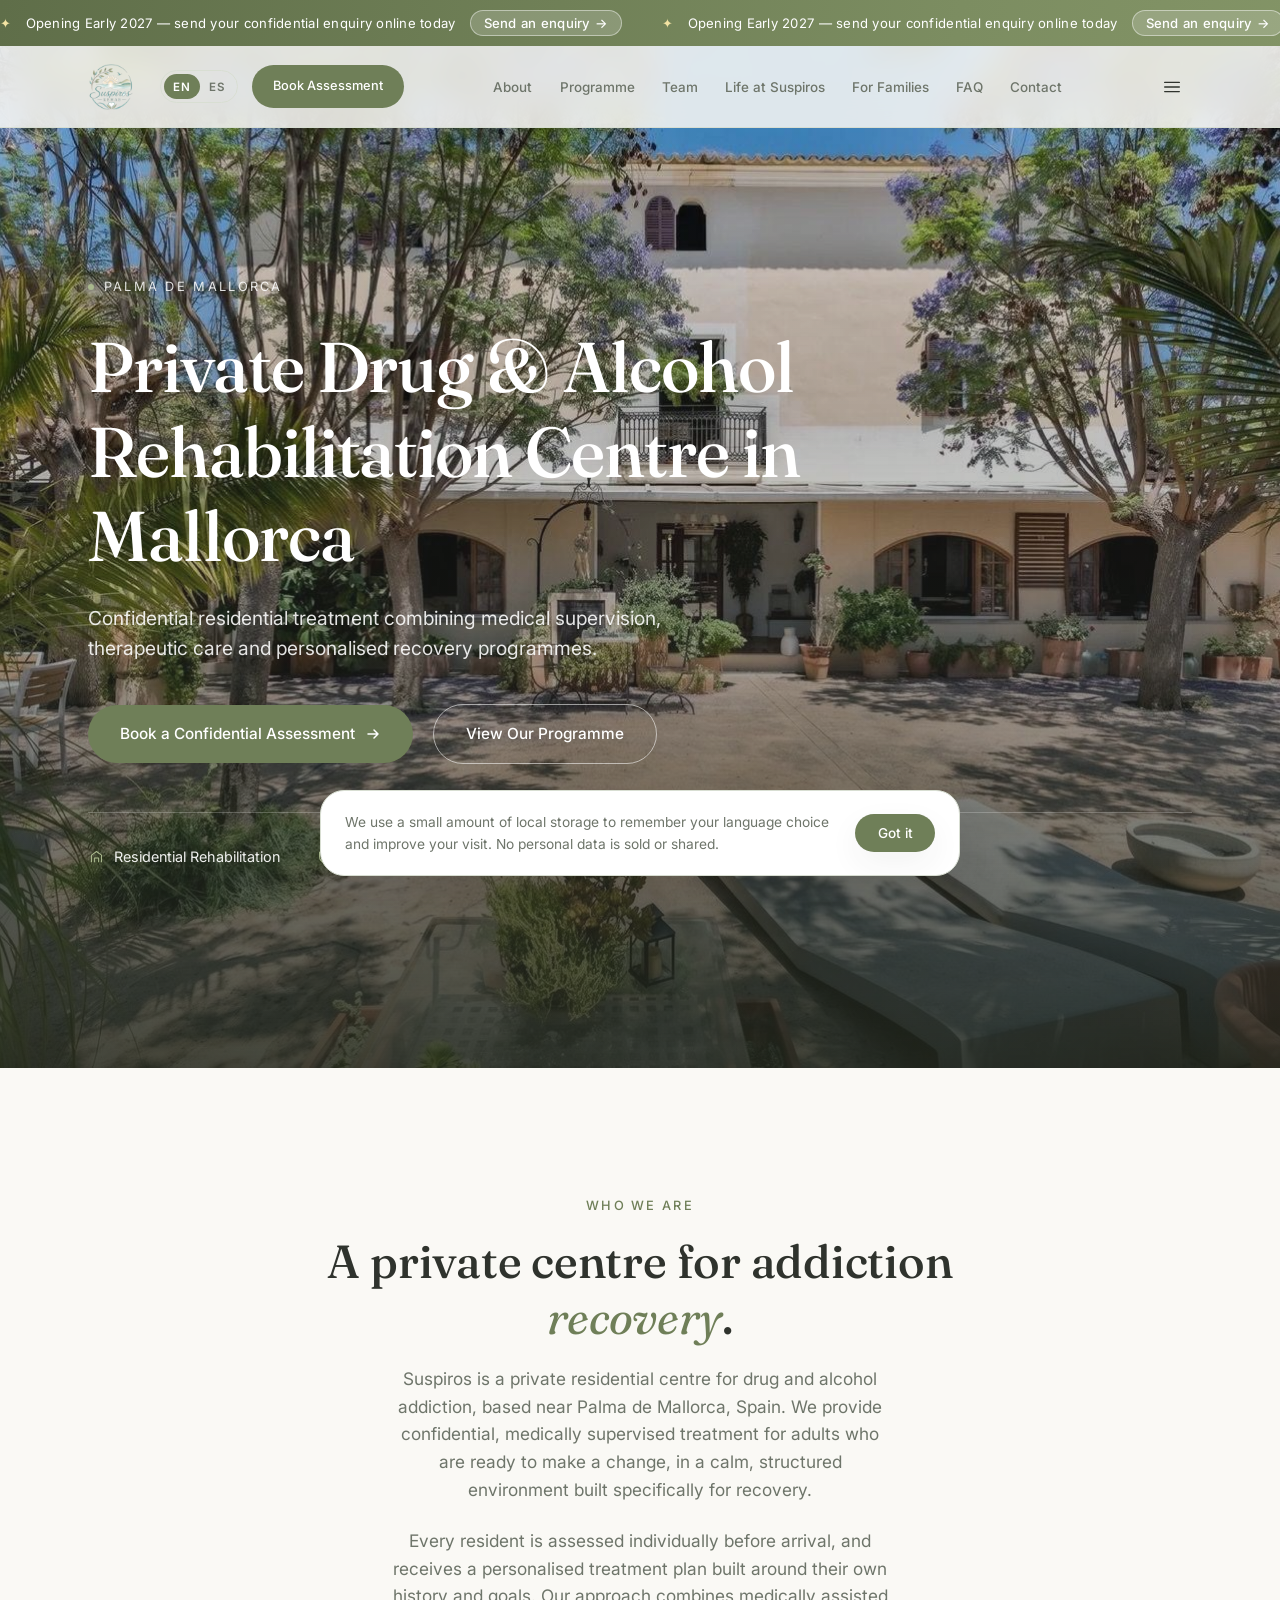
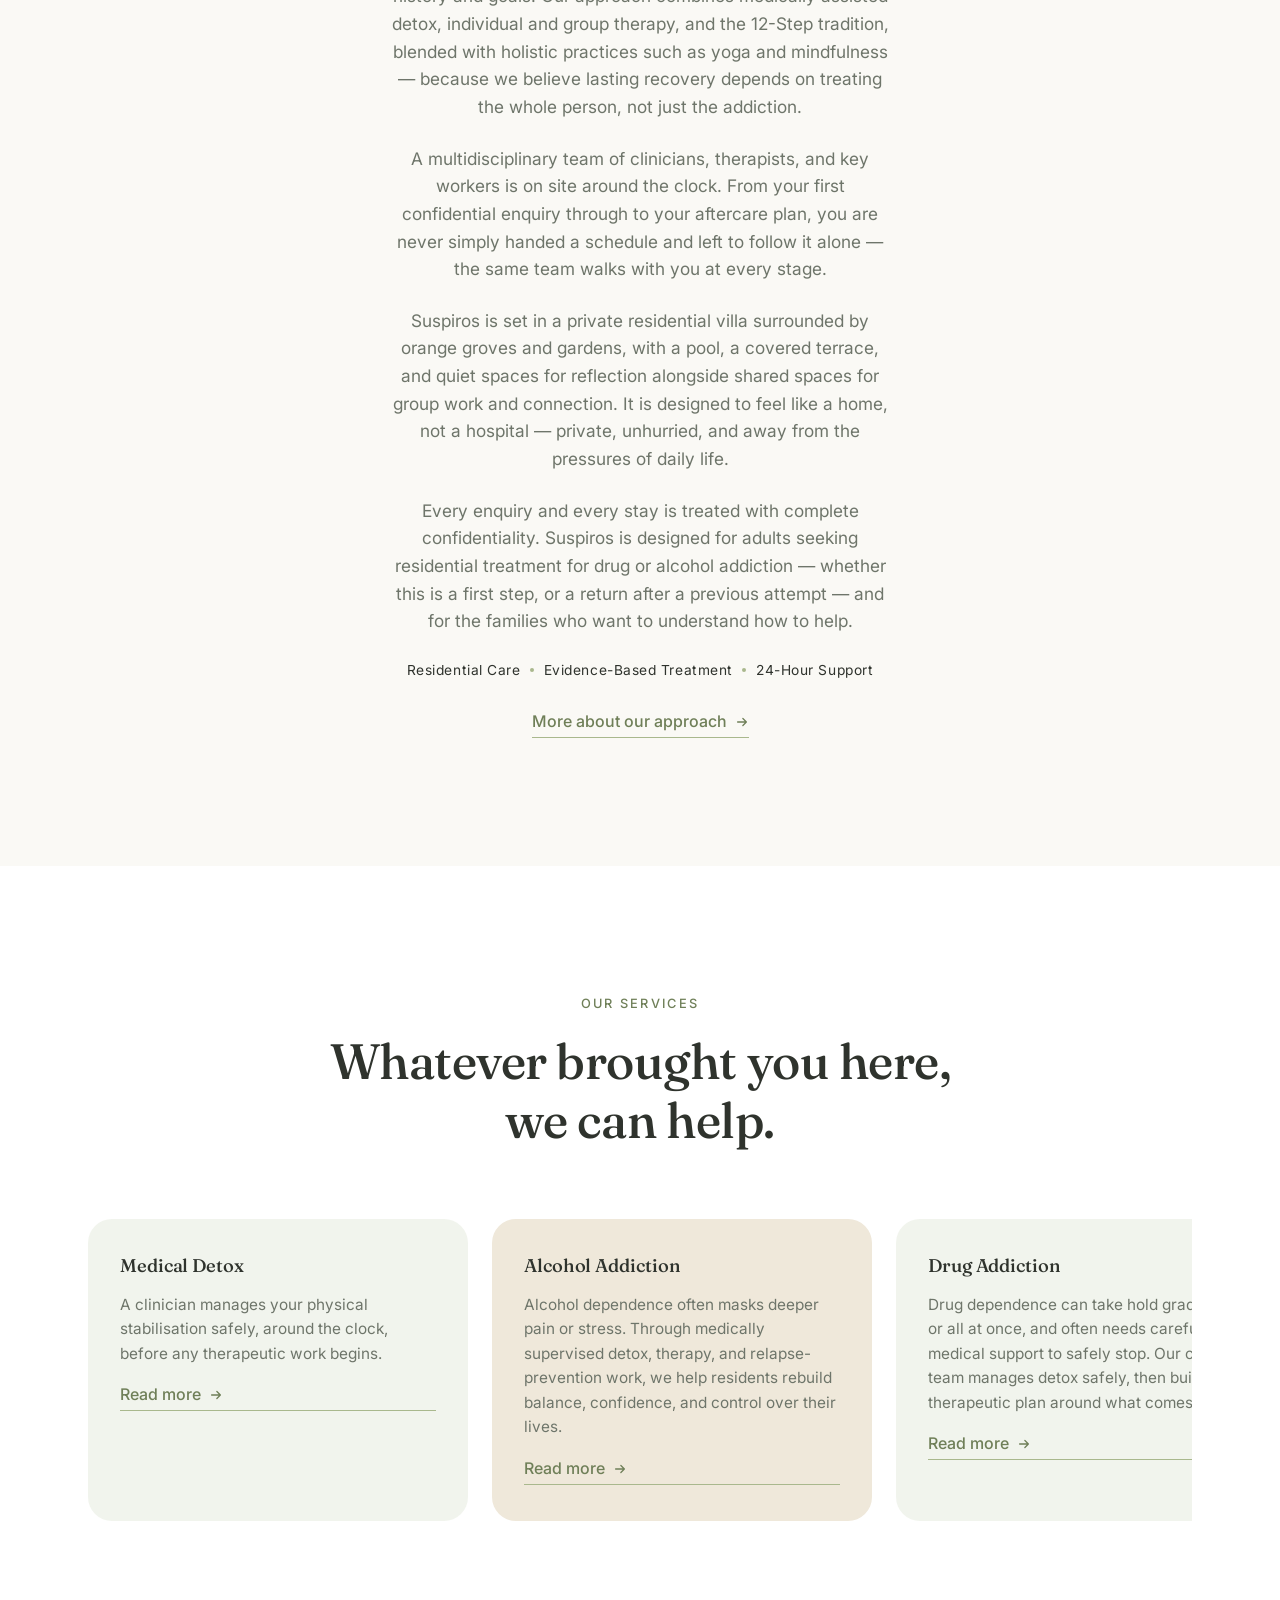
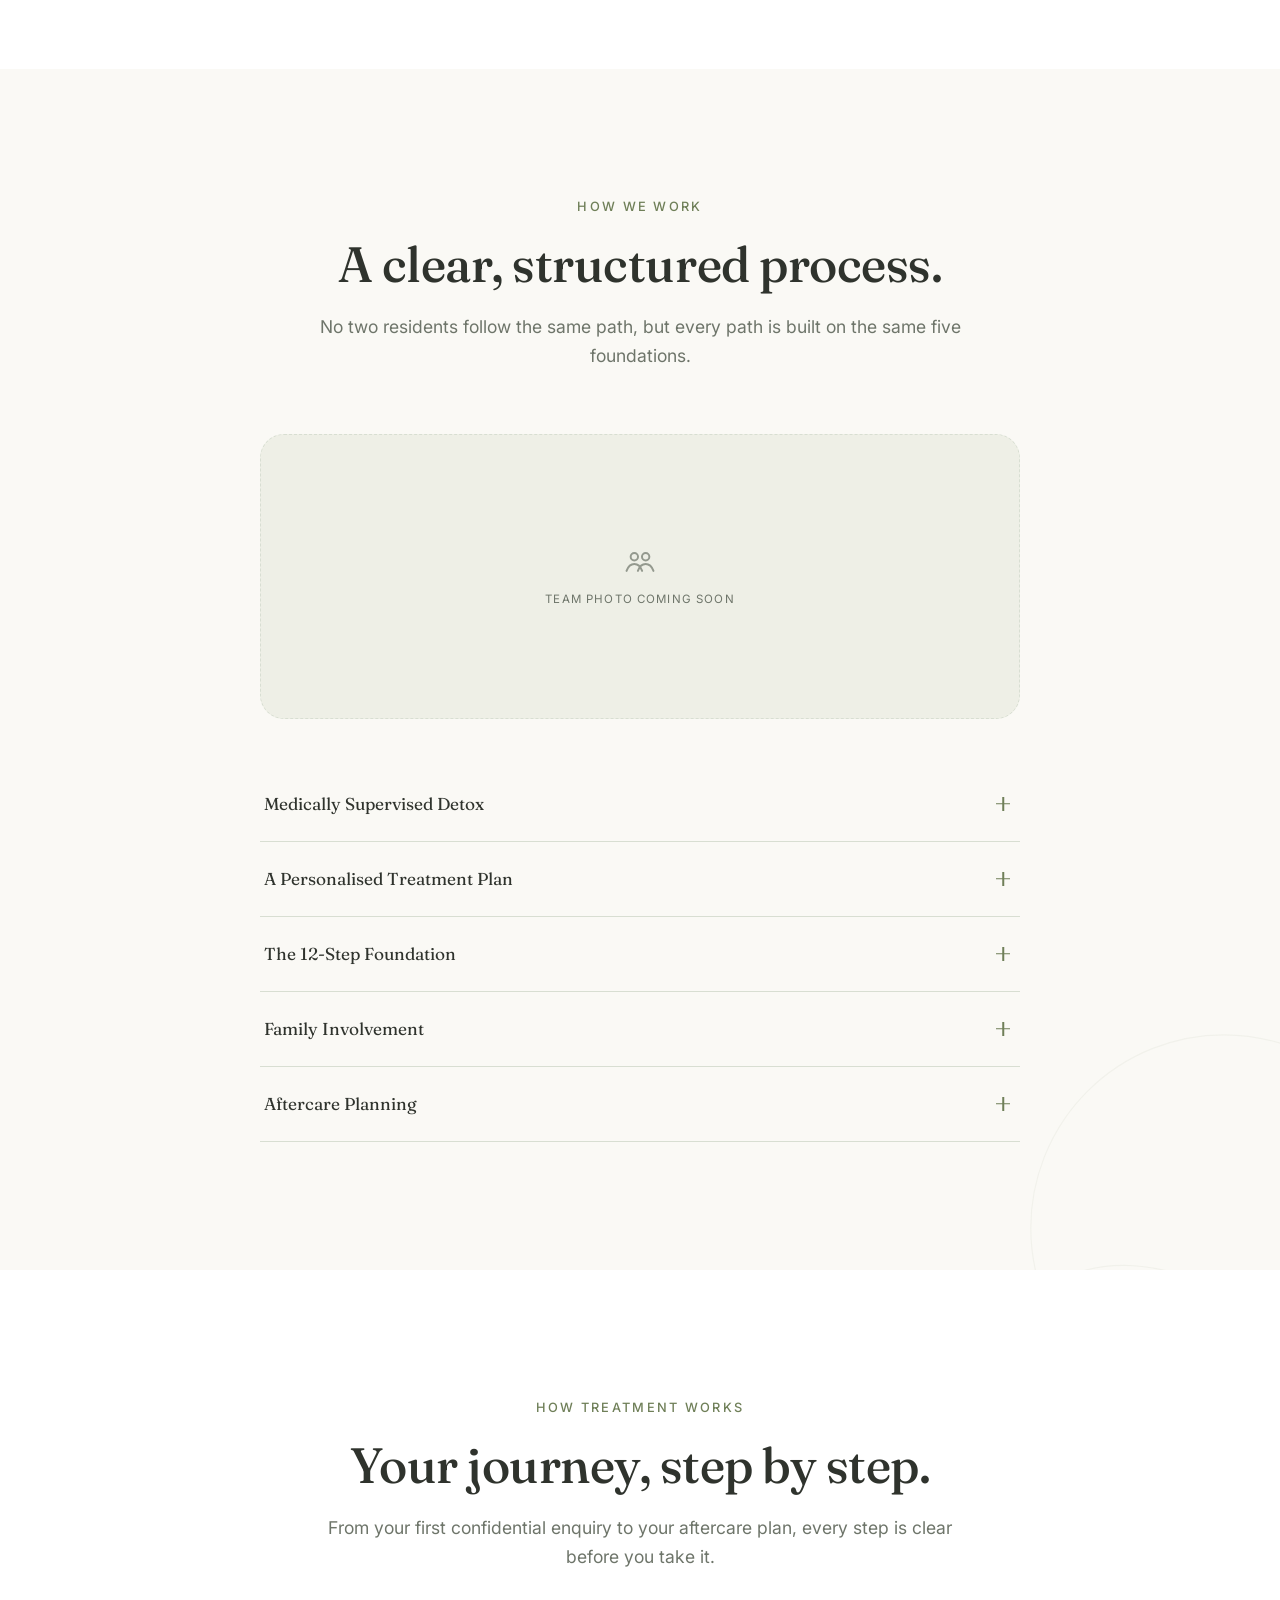
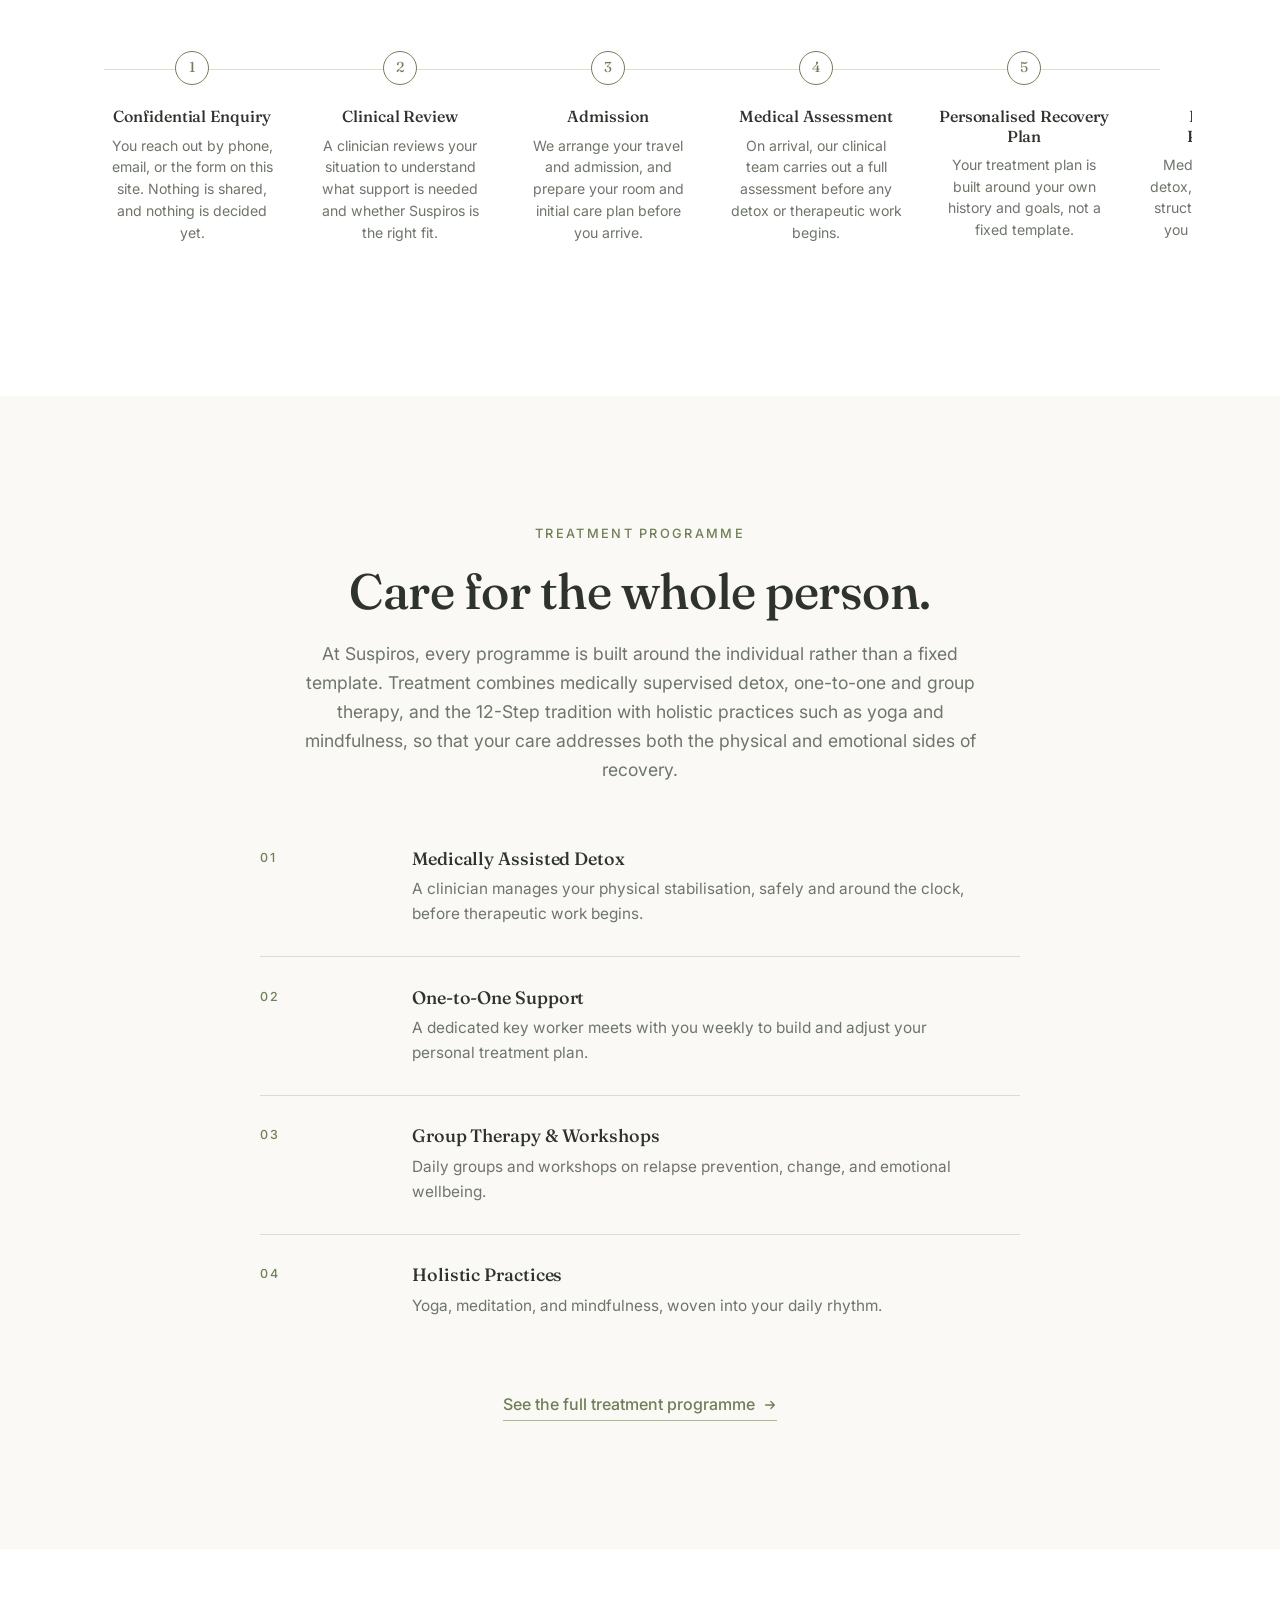
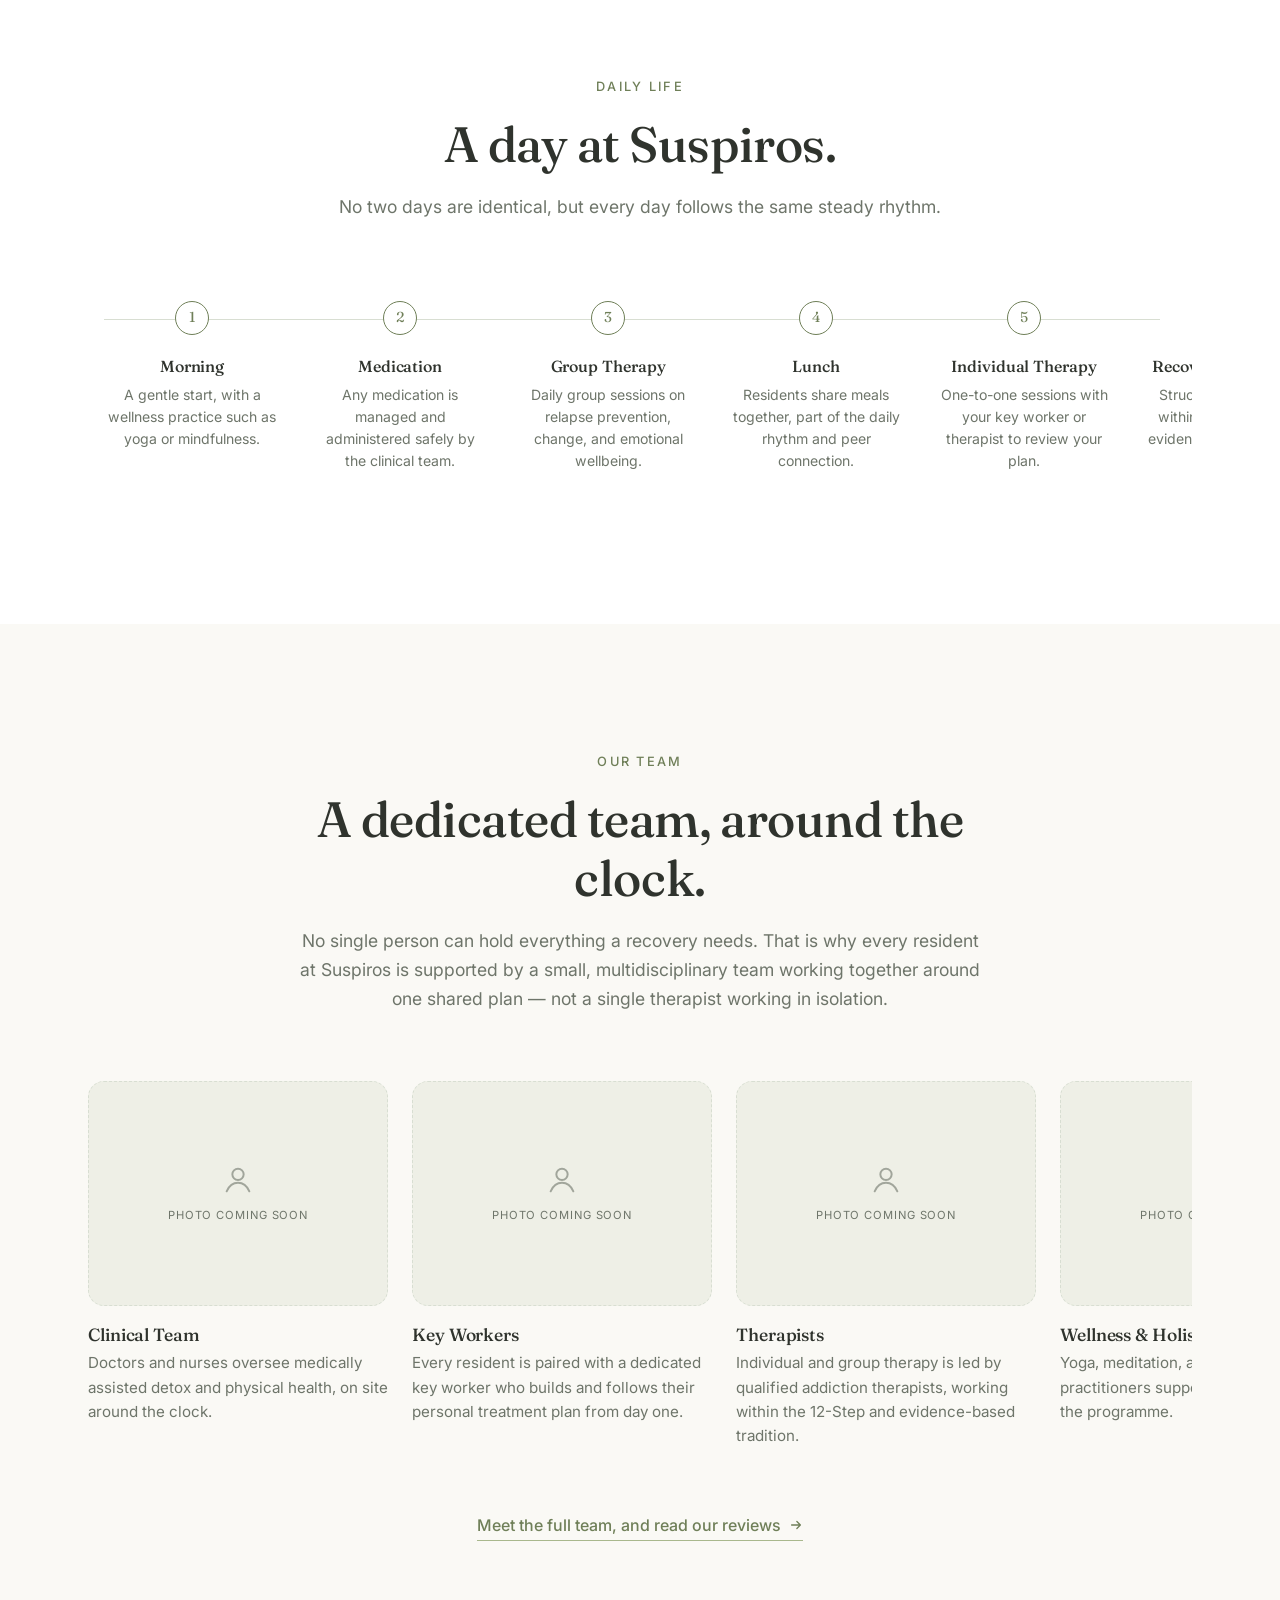
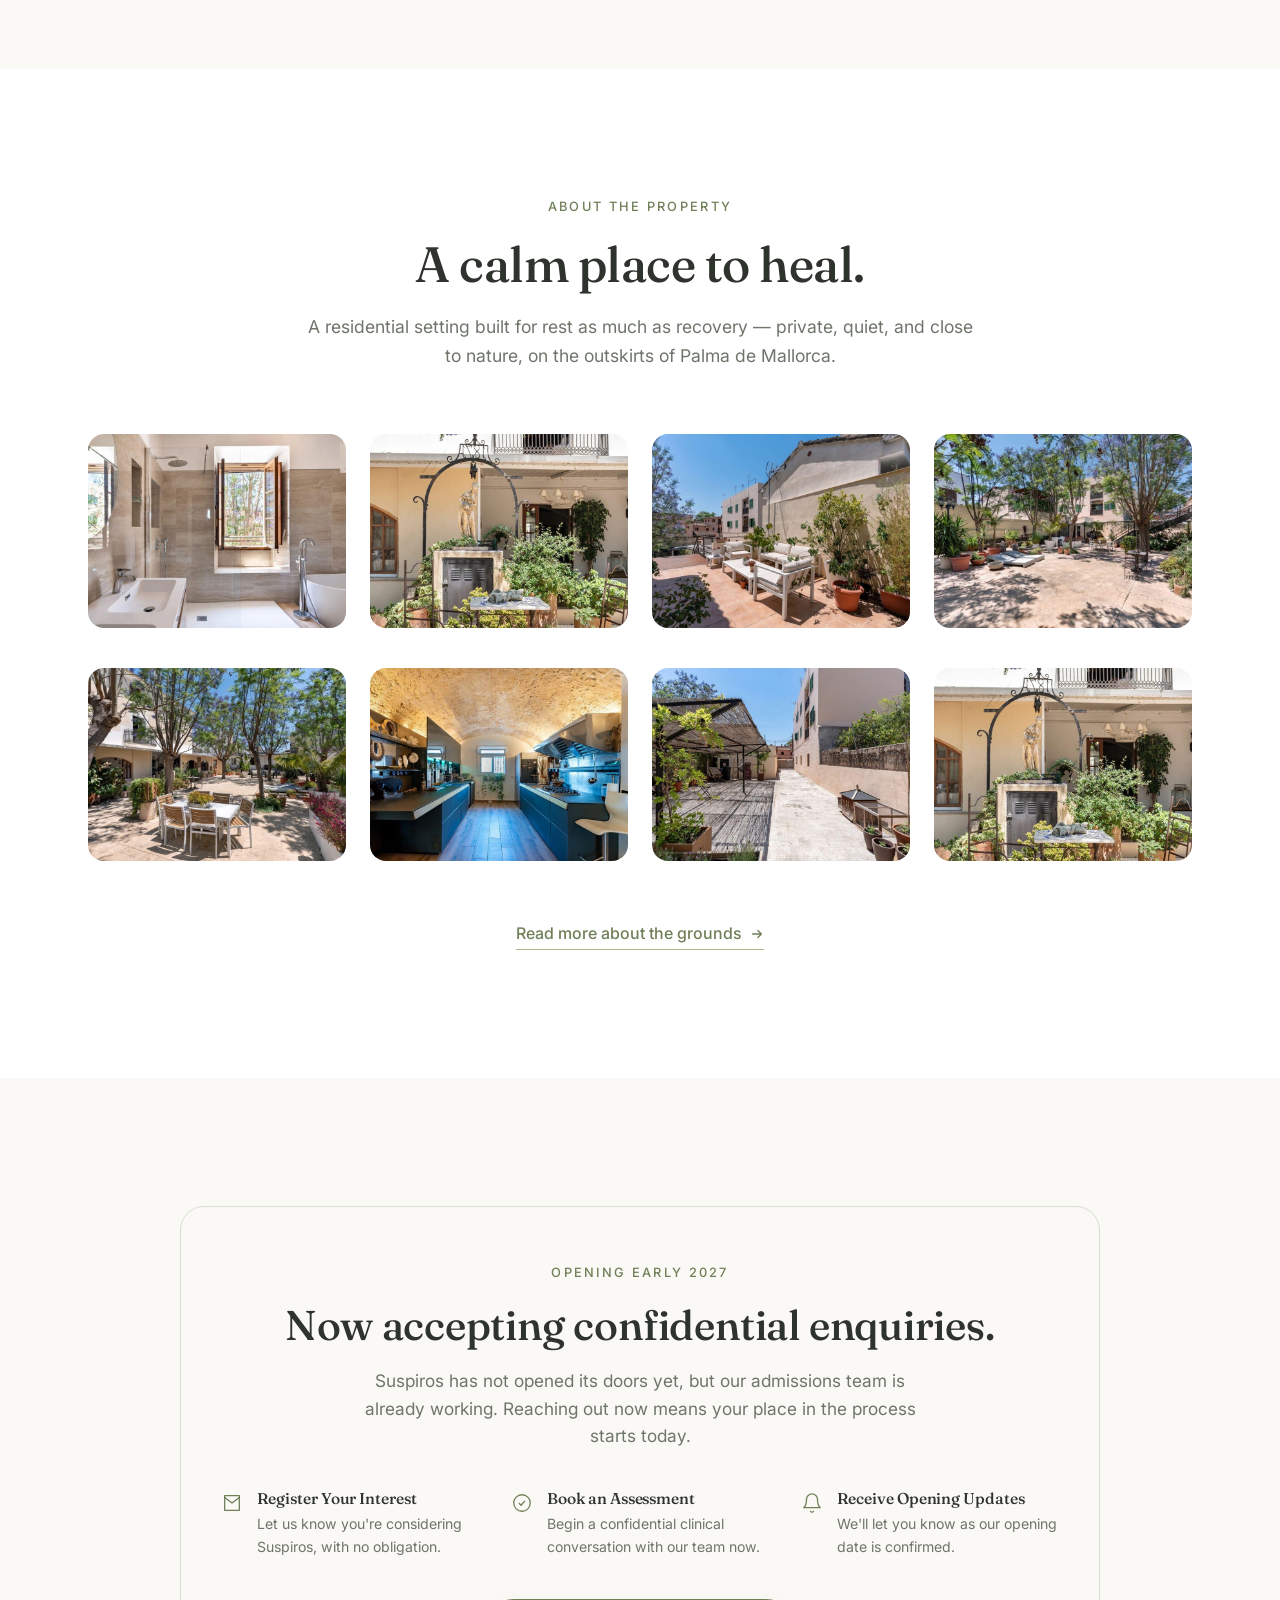
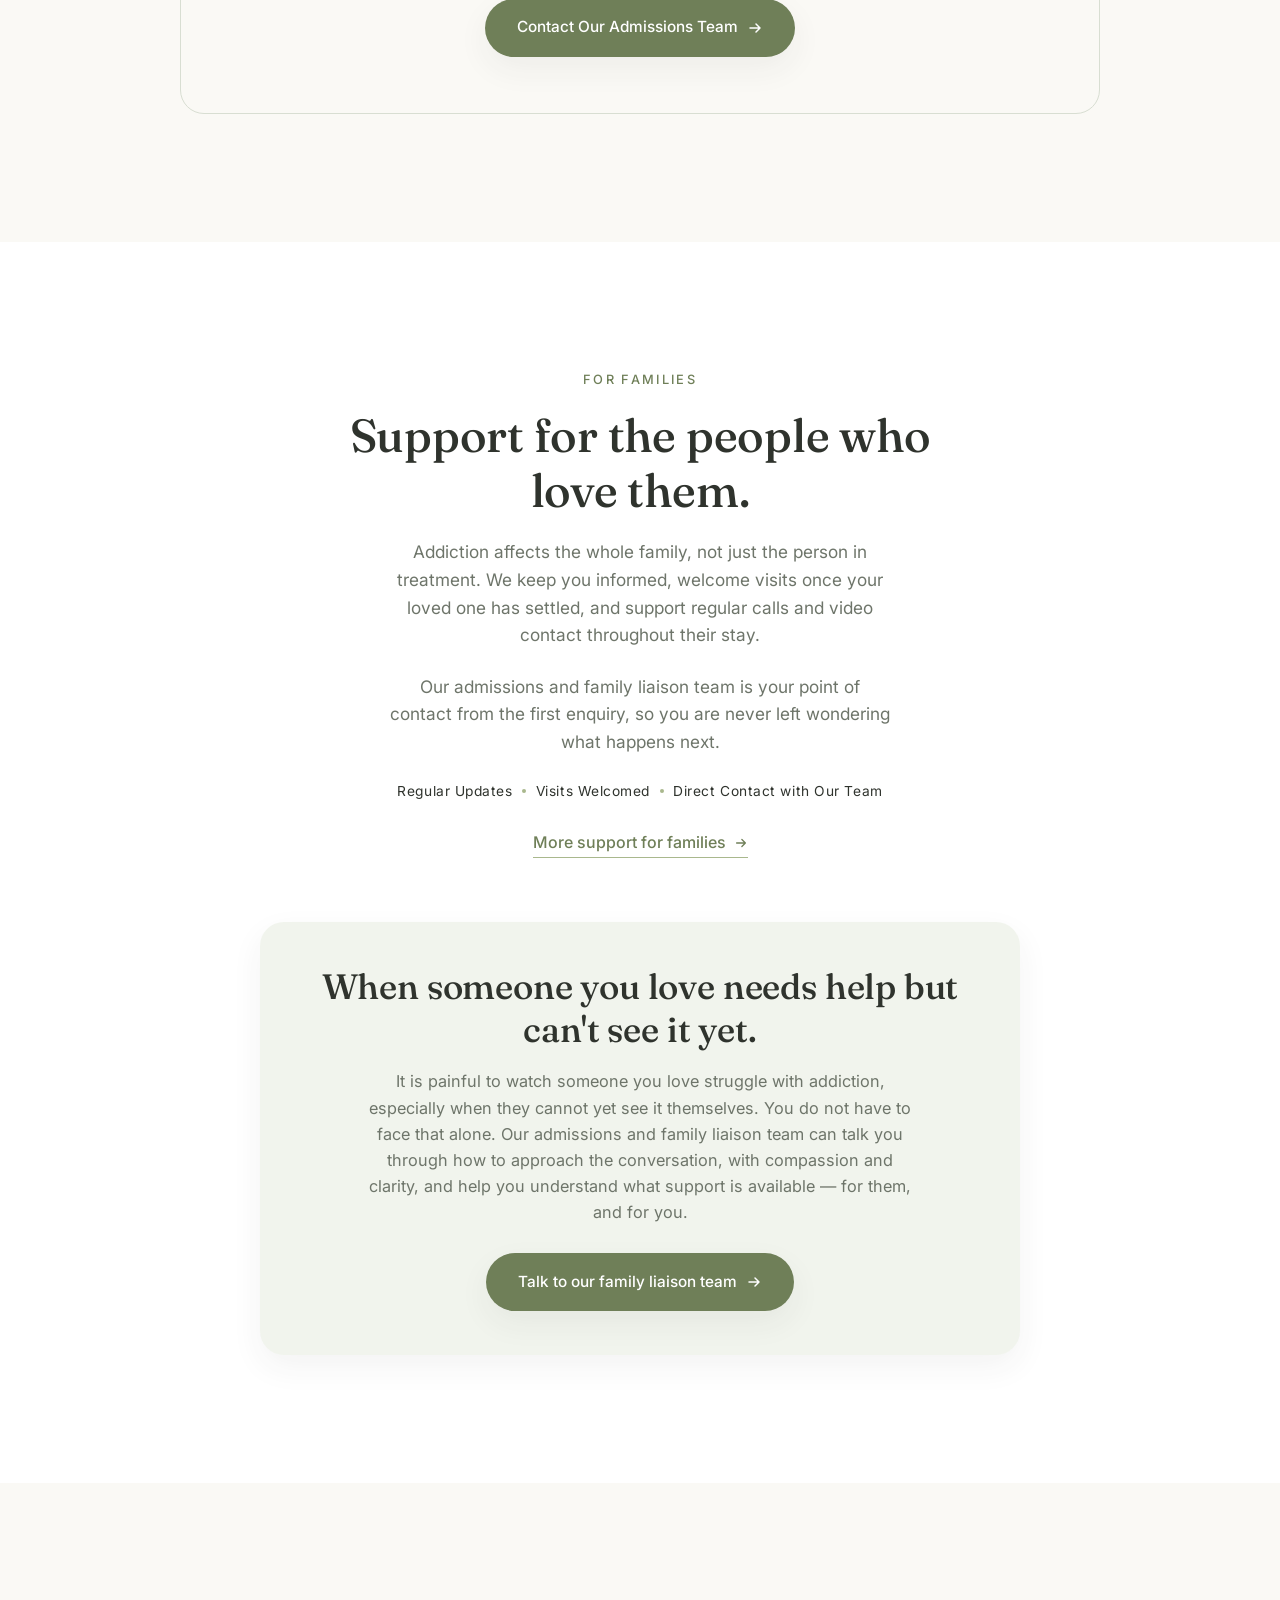
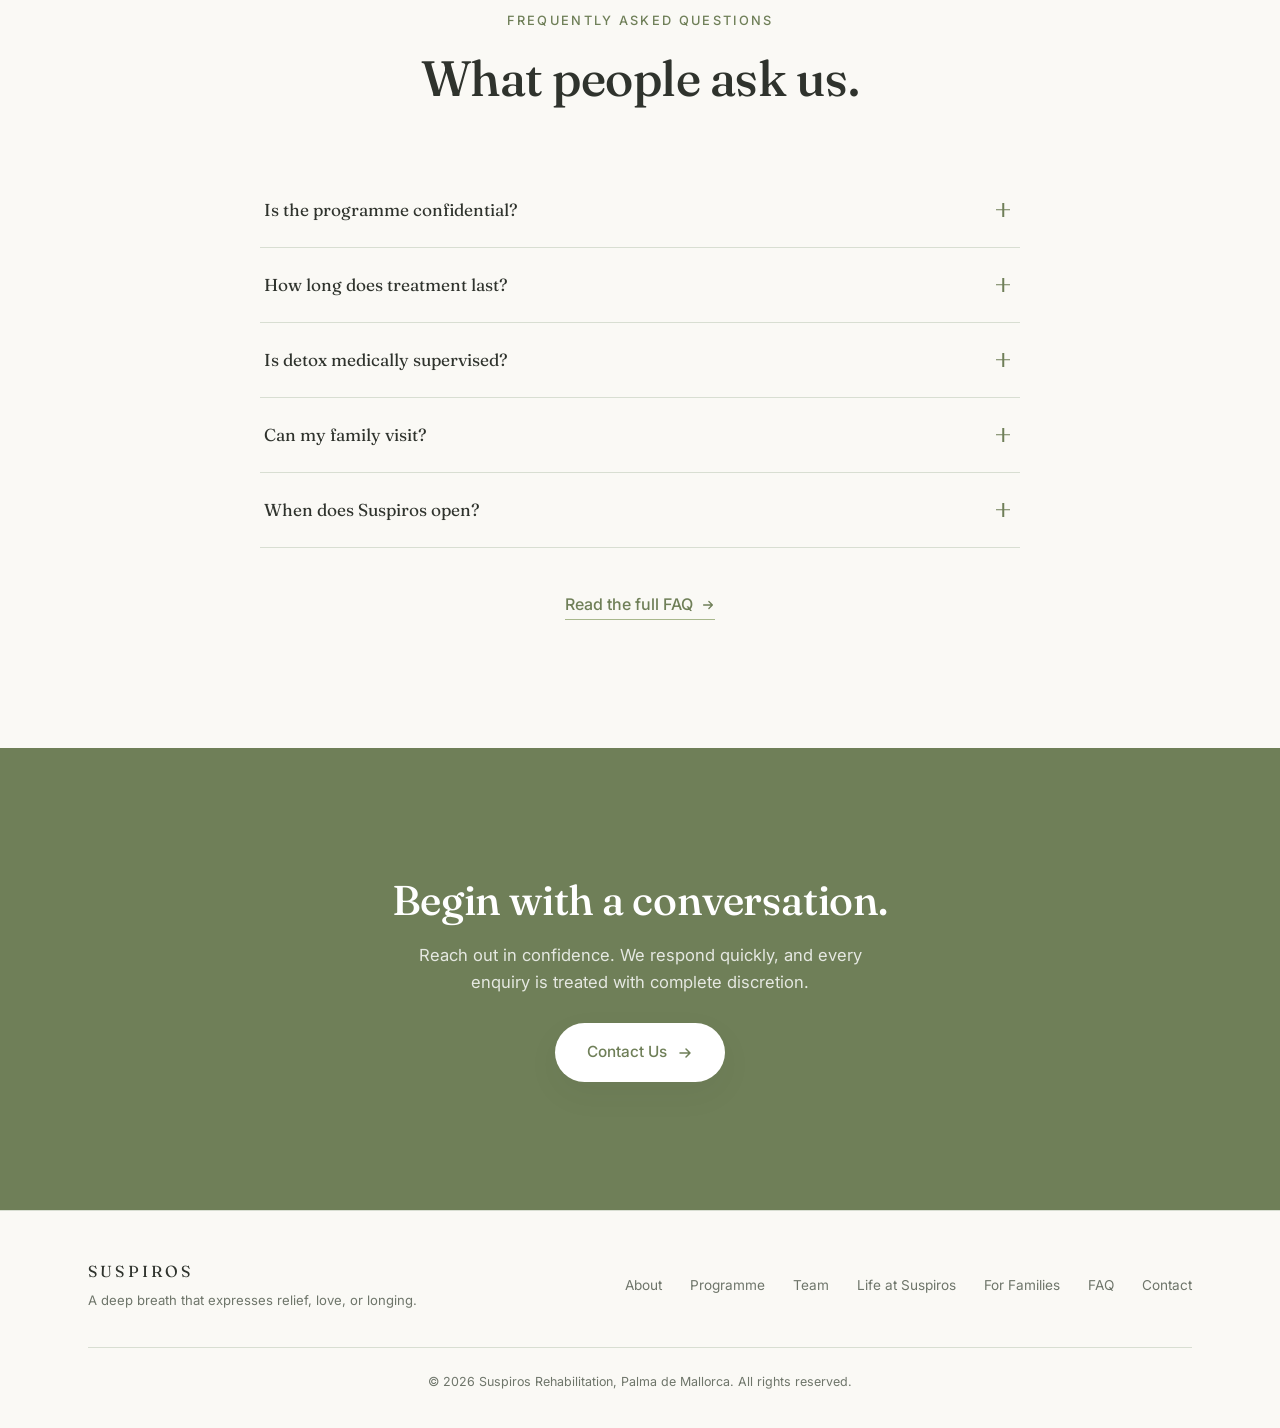
<file: index.html>
<!DOCTYPE html>
<html lang="en">
<head>
<meta charset="UTF-8">
<meta name="viewport" content="width=device-width, initial-scale=1.0">
<title>Suspiros — Private Rehabilitation Centre, Mallorca</title>
<meta name="description" content="A private rehabilitation centre for drug and alcohol addiction in Mallorca. Medically supervised detox, personalised treatment, and calm, structured surroundings.">
<meta name="theme-color" content="#FAF9F5">
<link rel="canonical" href="https://suspirosrehab.com/">
<link rel="alternate" hreflang="en" href="https://suspirosrehab.com/">
<link rel="alternate" hreflang="es" href="https://suspirosrehab.com/es">
<link rel="alternate" hreflang="x-default" href="https://suspirosrehab.com/">
<meta property="og:title" content="Suspiros — Private Rehabilitation Centre, Mallorca">
<meta property="og:description" content="A private rehabilitation centre for drug and alcohol addiction in Mallorca. Medically supervised detox, personalised treatment, and calm, structured surroundings.">
<meta property="og:type" content="website">
<meta property="og:url" content="https://suspirosrehab.com/">
<meta property="og:site_name" content="Suspiros">
<meta property="og:image" content="https://suspirosrehab.com/images/og-image.jpg">
<meta property="og:image:width" content="1200">
<meta property="og:image:height" content="630">
<meta property="og:locale" content="en_GB">
<meta property="og:locale:alternate" content="es_ES">
<meta name="twitter:card" content="summary_large_image">
<meta name="twitter:title" content="Suspiros — Private Rehabilitation Centre, Mallorca">
<meta name="twitter:description" content="A private rehabilitation centre for drug and alcohol addiction in Mallorca. Medically supervised detox, personalised treatment, and calm, structured surroundings.">
<meta name="twitter:image" content="https://suspirosrehab.com/images/og-image.jpg">
<link rel="icon" type="image/png" sizes="32x32" href="images/favicon-32.png">
<link rel="icon" type="image/png" sizes="180x180" href="images/favicon.png">
<link rel="apple-touch-icon" href="images/favicon.png">
<link rel="preconnect" href="https://fonts.googleapis.com">
<link rel="preconnect" href="https://fonts.gstatic.com" crossorigin>
<link href="https://fonts.googleapis.com/css2?family=Fraunces:ital,opsz,wght@0,9..144,400;0,9..144,500;0,9..144,600;1,9..144,400;1,9..144,500&family=Inter:wght@400;500;600&display=swap" rel="stylesheet">
<script type="application/ld+json">
{
  "@context": "https://schema.org",
  "@type": "MedicalBusiness",
  "name": "Suspiros",
  "description": "Private rehabilitation centre in Mallorca offering medically supervised detox and personalised addiction treatment programmes.",
  "url": "https://suspirosrehab.com/",
  "image": "https://suspirosrehab.com/images/og-image.jpg",
  "address": {
    "@type": "PostalAddress",
    "addressLocality": "Palma de Mallorca",
    "addressCountry": "ES"
  }
}
</script>
<link rel="stylesheet" href="assets/styles.css">
</head>
<body>

<a href="#main" class="skip-link" data-i18n="aria.skip">Skip to content</a>

<div class="preloader" id="preloader" aria-hidden="true">
  <div class="preloader-mark"><span class="preloader-dot"></span>SUSPIROS</div>
</div>

<header>
  <a class="announcement-bar" href="contact.html" aria-label="Send an enquiry"><div class="ann-track"><span class="ann-item"><span class="ann-dot">✦</span><span data-i18n="announcement.text">Opening Early 2027 — send your confidential enquiry online today.</span><span class="ann-cta" data-i18n="announcement.cta">Send an enquiry →</span></span><span class="ann-item"><span class="ann-dot">✦</span><span data-i18n="announcement.text">Opening Early 2027 — send your confidential enquiry online today.</span><span class="ann-cta" data-i18n="announcement.cta">Send an enquiry →</span></span><span class="ann-item"><span class="ann-dot">✦</span><span data-i18n="announcement.text">Opening Early 2027 — send your confidential enquiry online today.</span><span class="ann-cta" data-i18n="announcement.cta">Send an enquiry →</span></span><span class="ann-item"><span class="ann-dot">✦</span><span data-i18n="announcement.text">Opening Early 2027 — send your confidential enquiry online today.</span><span class="ann-cta" data-i18n="announcement.cta">Send an enquiry →</span></span><span class="ann-item"><span class="ann-dot">✦</span><span data-i18n="announcement.text">Opening Early 2027 — send your confidential enquiry online today.</span><span class="ann-cta" data-i18n="announcement.cta">Send an enquiry →</span></span><span class="ann-item"><span class="ann-dot">✦</span><span data-i18n="announcement.text">Opening Early 2027 — send your confidential enquiry online today.</span><span class="ann-cta" data-i18n="announcement.cta">Send an enquiry →</span></span></div></a>
  <nav aria-label="Primary">
    <div class="nav-start">
      <a href="/" class="nav-logo"><img src="images/logo.png" alt="Suspiros" width="68" height="68" loading="eager"></a>
      <div class="nav-actions">
        <div class="lang-toggle" id="langToggle">
          <button type="button" data-lang="en">EN</button>
          <button type="button" data-lang="es">ES</button>
        </div>
        <a href="contact.html" class="nav-cta" data-i18n="nav.book">Book Assessment</a>
      </div>
    </div>
    <ul class="nav-links">
      <li><a href="about.html" data-i18n="nav.about">About</a></li>
      <li><a href="programme.html" data-i18n="nav.program">Programme</a></li>
      <li><a href="team.html" data-i18n="nav.team">Team</a></li>
      <li><a href="life.html" data-i18n="nav.life">Life at Suspiros</a></li>
      <li><a href="family.html" data-i18n="nav.family">For Families</a></li>
      <li><a href="faq.html" data-i18n="nav.faq">FAQ</a></li>
      <li><a href="contact.html" data-i18n="nav.contact">Contact</a></li>
    </ul>
    <button class="nav-toggle" id="navToggle" aria-label="Open menu" data-i18n-aria="aria.menu" aria-expanded="false" aria-controls="mobileMenu">
      <svg class="icon-menu" viewBox="0 0 24 24" fill="none"><line x1="4" y1="7" x2="20" y2="7" stroke="currentColor" stroke-width="1.4" stroke-linecap="round"/><line x1="4" y1="12" x2="20" y2="12" stroke="currentColor" stroke-width="1.4" stroke-linecap="round"/><line x1="4" y1="17" x2="20" y2="17" stroke="currentColor" stroke-width="1.4" stroke-linecap="round"/></svg>
      <svg class="icon-close" viewBox="0 0 24 24" fill="none"><line x1="6" y1="6" x2="18" y2="18" stroke="currentColor" stroke-width="1.4" stroke-linecap="round"/><line x1="18" y1="6" x2="6" y2="18" stroke="currentColor" stroke-width="1.4" stroke-linecap="round"/></svg>
    </button>
  </nav>
</header>

<div class="mobile-menu" id="mobileMenu">
  <svg class="mobile-menu-bg" viewBox="0 0 500 500" fill="none" aria-hidden="true">
    <circle cx="250" cy="250" r="230" stroke="#6F7F58" stroke-width="1.4"/>
    <path d="M20 330C110 270 180 300 250 320C330 344 400 300 480 250" stroke="#6F7F58" stroke-width="1.4"/>
    <path d="M20 390C120 350 200 375 260 390C350 412 420 375 480 345" stroke="#6F7F58" stroke-width="1.4"/>
  </svg>
  <div class="mobile-menu-inner">
    <div class="mobile-menu-links" role="navigation" aria-label="Menu">
      <a href="about.html" data-i18n="nav.about">About</a>
      <a href="programme.html" data-i18n="nav.program">Programme</a>
      <a href="team.html" data-i18n="nav.team">Team</a>
      <a href="life.html" data-i18n="nav.life">Life at Suspiros</a>
      <a href="family.html" data-i18n="nav.family">For Families</a>
      <a href="faq.html" data-i18n="nav.faq">FAQ</a>
      <a href="contact.html" data-i18n="nav.contact">Contact</a>
    </div>
    <div class="mobile-menu-actions">
      <a href="contact.html" class="nav-cta" data-i18n="nav.book">Book Assessment</a>
      <button type="button" class="btn-urgent" id="emergencyOpen" aria-haspopup="dialog" aria-controls="emergencyOverlay">
        <svg viewBox="0 0 24 24" fill="none"><path d="M12 9v4.5M12 16.2v.1M10.3 4.3L2.9 17.2c-.6 1 .1 2.3 1.3 2.3h15.6c1.2 0 1.9-1.3 1.3-2.3L13.7 4.3c-.6-1-2-1-2.6 0z" stroke="currentColor" stroke-width="1.5" stroke-linecap="round" stroke-linejoin="round"/></svg>
        <span data-i18n="nav.emergency">Emergency Help</span>
      </button>
      <div class="lang-toggle" id="langToggleMobile">
        <button type="button" data-lang="en">EN</button>
        <span class="lang-toggle-sep" aria-hidden="true">/</span>
        <button type="button" data-lang="es">ES</button>
      </div>
    </div>
  </div>
</div>

<main id="main">

  <!-- HERO -->
  <section class="hero">
    <div class="hero-bg"></div>
    <div class="hero-bg-pattern"></div>
    <div class="hero-content">
      <span class="hero-eyebrow"><span class="hero-eyebrow-dot"></span>Palma de Mallorca</span>
      <h1 data-i18n="home.hero.title">Private Drug &amp; Alcohol Rehabilitation Centre in Mallorca</h1>
      <p data-i18n="home.hero.sub">Confidential residential treatment combining medical supervision, therapeutic care and personalised recovery programmes.</p>
      <div class="hero-ctas">
        <a href="contact.html" class="btn-primary">
          <span data-i18n="home.hero.cta">Book a Confidential Assessment</span>
          <svg width="16" height="16" viewBox="0 0 16 16" fill="none"><path d="M3 8h10M9 4l4 4-4 4" stroke="white" stroke-width="1.5" stroke-linecap="round" stroke-linejoin="round"/></svg>
        </a>
        <a href="programme.html" class="btn-secondary">
          <span data-i18n="home.hero.cta2">View Our Programme</span>
        </a>
      </div>
      <div class="hero-badges">
        <span class="hero-badge">
          <svg viewBox="0 0 24 24" fill="none"><path d="M5 20V10l7-5 7 5v10M9 20v-6h6v6" stroke="currentColor" stroke-width="1.5" stroke-linejoin="round"/></svg>
          <span data-i18n="home.hero.badge1">Residential Rehabilitation</span>
        </span>
        <span class="hero-badge">
          <svg viewBox="0 0 24 24" fill="none"><path d="M12 3l7 3v6c0 4.5-3 7.5-7 9-4-1.5-7-4.5-7-9V6l7-3z" stroke="currentColor" stroke-width="1.5" stroke-linejoin="round"/><path d="M9.2 12.2l1.9 1.9 3.7-3.9" stroke="currentColor" stroke-width="1.5" stroke-linecap="round" stroke-linejoin="round"/></svg>
          <span data-i18n="home.hero.badge2">Medical Supervision</span>
        </span>
        <span class="hero-badge">
          <svg viewBox="0 0 24 24" fill="none"><circle cx="12" cy="8" r="3.4" stroke="currentColor" stroke-width="1.5"/><path d="M5 20c1.6-4 4-6 7-6s5.4 2 7 6" stroke="currentColor" stroke-width="1.5" stroke-linecap="round"/></svg>
          <span data-i18n="home.hero.badge3">Individual Treatment Plans</span>
        </span>
        <span class="hero-badge">
          <svg viewBox="0 0 24 24" fill="none"><rect x="4" y="5" width="16" height="15" rx="2" stroke="currentColor" stroke-width="1.5"/><path d="M4 9.5h16M8 3v3.5M16 3v3.5" stroke="currentColor" stroke-width="1.5" stroke-linecap="round"/></svg>
          <span data-i18n="home.hero.badge4">Opening Early 2027</span>
        </span>
      </div>
    </div>
  </section>

  <!-- WHO WE ARE -->
  <section>
    <div class="container">
      <div class="about-grid">
        <div class="about-text reveal">
          <span class="section-eyebrow" data-i18n="page.about.eyebrow">Who We Are</span>
          <h2 data-i18n="page.about.title" data-i18n-html="true">A private centre for addiction <em>recovery</em>.</h2>
          <p data-i18n="page.about.lead">Suspiros is a private residential centre for drug and alcohol addiction, based near Palma de Mallorca, Spain. We provide confidential, medically supervised treatment for adults who are ready to make a change, in a calm, structured environment built specifically for recovery.</p>
          <p data-i18n="page.about.p2">Every resident is assessed individually before arrival, and receives a personalised treatment plan built around their own history and goals. Our approach combines medically assisted detox, individual and group therapy, and the 12-Step tradition, blended with holistic practices such as yoga and mindfulness — because we believe lasting recovery depends on treating the whole person, not just the addiction.</p>
          <p data-i18n="page.about.p3">A multidisciplinary team of clinicians, therapists, and key workers is on site around the clock. From your first confidential enquiry through to your aftercare plan, you are never simply handed a schedule and left to follow it alone — the same team walks with you at every stage.</p>
          <p data-i18n="page.about.p4">Suspiros is set in a private residential villa surrounded by orange groves and gardens, with a pool, a covered terrace, and quiet spaces for reflection alongside shared spaces for group work and connection. It is designed to feel like a home, not a hospital — private, unhurried, and away from the pressures of daily life.</p>
          <p data-i18n="page.about.p5">Every enquiry and every stay is treated with complete confidentiality. Suspiros is designed for adults seeking residential treatment for drug or alcohol addiction — whether this is a first step, or a return after a previous attempt — and for the families who want to understand how to help.</p>
          <div class="about-tags">
            <span data-i18n="page.about.tag1">Residential Care</span><span class="about-tag-dot"></span>
            <span data-i18n="page.about.tag2">Evidence-Based Treatment</span><span class="about-tag-dot"></span>
            <span data-i18n="page.about.tag3">24-Hour Support</span>
          </div>
          <a href="about.html" class="teaser-link">
            <span data-i18n="home.about.link">More about our approach</span>
            <svg width="14" height="14" viewBox="0 0 16 16" fill="none"><path d="M3 8h10M9 4l4 4-4 4" stroke="#6F7F58" stroke-width="1.5" stroke-linecap="round" stroke-linejoin="round"/></svg>
          </a>
        </div>
      </div>
    </div>
  </section>

  <!-- SERVICES -->
  <section class="bg-alt">
    <div class="container">
      <div class="section-head reveal">
        <span class="section-eyebrow" data-i18n="page.help.eyebrow">Our Services</span>
        <h2 data-i18n="page.help.title">Whatever brought you here, we can help.</h2>
      </div>
      <div class="slider-track">
        <div class="help-card tone-a reveal">
          <h3 data-i18n="page.help.detoxTitle">Medical Detox</h3>
          <p data-i18n="page.help.detoxText">A clinician manages your physical stabilisation safely, around the clock, before any therapeutic work begins.</p>
          <a href="programme.html" class="teaser-link">
            <span data-i18n="page.help.readMore">Read more</span>
            <svg width="14" height="14" viewBox="0 0 16 16" fill="none"><path d="M3 8h10M9 4l4 4-4 4" stroke="#6F7F58" stroke-width="1.5" stroke-linecap="round" stroke-linejoin="round"/></svg>
          </a>
        </div>
        <div class="help-card tone-b reveal">
          <h3 data-i18n="page.help.alcoholTitle">Alcohol Addiction</h3>
          <p data-i18n="page.help.alcoholText">Alcohol dependence often masks deeper pain or stress. Through medically supervised detox, therapy, and relapse-prevention work, we help residents rebuild balance, confidence, and control over their lives.</p>
          <a href="programme.html" class="teaser-link">
            <span data-i18n="page.help.readMore">Read more</span>
            <svg width="14" height="14" viewBox="0 0 16 16" fill="none"><path d="M3 8h10M9 4l4 4-4 4" stroke="#6F7F58" stroke-width="1.5" stroke-linecap="round" stroke-linejoin="round"/></svg>
          </a>
        </div>
        <div class="help-card tone-a reveal">
          <h3 data-i18n="page.help.drugTitle">Drug Addiction</h3>
          <p data-i18n="page.help.drugText">Drug dependence can take hold gradually or all at once, and often needs careful medical support to safely stop. Our clinical team manages detox safely, then builds a therapeutic plan around what comes next.</p>
          <a href="programme.html" class="teaser-link">
            <span data-i18n="page.help.readMore">Read more</span>
            <svg width="14" height="14" viewBox="0 0 16 16" fill="none"><path d="M3 8h10M9 4l4 4-4 4" stroke="#6F7F58" stroke-width="1.5" stroke-linecap="round" stroke-linejoin="round"/></svg>
          </a>
        </div>
        <div class="help-card tone-b reveal">
          <h3 data-i18n="page.help.familyTitle">Family Support</h3>
          <p data-i18n="page.help.familyText">Addiction affects the whole family. We keep loved ones informed, welcome visits once appropriate, and support families through the process.</p>
          <a href="family.html" class="teaser-link">
            <span data-i18n="page.help.readMore">Read more</span>
            <svg width="14" height="14" viewBox="0 0 16 16" fill="none"><path d="M3 8h10M9 4l4 4-4 4" stroke="#6F7F58" stroke-width="1.5" stroke-linecap="round" stroke-linejoin="round"/></svg>
          </a>
        </div>
        <div class="help-card tone-a reveal">
          <h3 data-i18n="page.help.aftercareTitle">Aftercare</h3>
          <p data-i18n="page.help.aftercareText">Before you leave, we build your aftercare plan together, so your recovery continues with structure and support after you go home.</p>
          <a href="programme.html" class="teaser-link">
            <span data-i18n="page.help.readMore">Read more</span>
            <svg width="14" height="14" viewBox="0 0 16 16" fill="none"><path d="M3 8h10M9 4l4 4-4 4" stroke="#6F7F58" stroke-width="1.5" stroke-linecap="round" stroke-linejoin="round"/></svg>
          </a>
        </div>
      </div>
    </div>
  </section>

  <!-- HOW WE WORK -->
  <section class="how-we-work">
    <svg class="how-we-work-bg" viewBox="0 0 500 500" fill="none" aria-hidden="true">
      <circle cx="250" cy="250" r="230" stroke="#6F7F58" stroke-width="1.4"/>
      <path d="M20 330C110 270 180 300 250 320C330 344 400 300 480 250" stroke="#6F7F58" stroke-width="1.4"/>
      <path d="M20 390C120 350 200 375 260 390C350 412 420 375 480 345" stroke="#6F7F58" stroke-width="1.4"/>
    </svg>
    <div class="container">
      <div class="section-head reveal">
        <span class="section-eyebrow" data-i18n="page.how.eyebrow">How We Work</span>
        <h2 data-i18n="page.how.title">A clear, structured process.</h2>
        <p data-i18n="page.how.lead">No two residents follow the same path, but every path is built on the same five foundations.</p>
      </div>
      <div class="how-photo-placeholder reveal">
        <svg viewBox="0 0 24 24" fill="none"><circle cx="8" cy="9" r="2.6" stroke="currentColor" stroke-width="1.4"/><circle cx="16" cy="9" r="2.6" stroke="currentColor" stroke-width="1.4"/><path d="M2.5 19c1.2-3.2 3.3-4.8 5.5-4.8s4.3 1.6 5.5 4.8M10.5 19c1.2-3.2 3.3-4.8 5.5-4.8s4.3 1.6 5.5 4.8" stroke="currentColor" stroke-width="1.4" stroke-linecap="round"/></svg>
        <span data-i18n="page.how.photoSoon">Team Photo Coming Soon</span>
      </div>
      <div class="faq-list reveal">
        <div class="faq-item">
          <button class="faq-question" aria-expanded="false">
            <span data-i18n="page.how.q1">Medically Supervised Detox</span>
            <span class="faq-plus"></span>
          </button>
          <div class="faq-answer"><p data-i18n="page.how.a1">A clinician manages your physical stabilisation safely, around the clock, before therapeutic work begins. Nothing is rushed, and nothing is left unsupervised.</p></div>
        </div>
        <div class="faq-item">
          <button class="faq-question" aria-expanded="false">
            <span data-i18n="page.how.q2">A Personalised Treatment Plan</span>
            <span class="faq-plus"></span>
          </button>
          <div class="faq-answer"><p data-i18n="page.how.a2">Every resident is assessed individually and given a treatment plan built around their own history and goals, reviewed regularly with their key worker as they progress.</p></div>
        </div>
        <div class="faq-item">
          <button class="faq-question" aria-expanded="false">
            <span data-i18n="page.how.q3">The 12-Step Foundation</span>
            <span class="faq-plus"></span>
          </button>
          <div class="faq-answer"><p data-i18n="page.how.a3">Our programme is rooted in the 12-Step tradition, blended with evidence-based therapy and a steady daily rhythm — not tied to any religion, and open to people of every background.</p></div>
        </div>
        <div class="faq-item">
          <button class="faq-question" aria-expanded="false">
            <span data-i18n="page.how.q4">Family Involvement</span>
            <span class="faq-plus"></span>
          </button>
          <div class="faq-answer"><p data-i18n="page.how.a4">Where it is appropriate and wanted, family sessions can form part of the plan, and we keep loved ones informed throughout the stay.</p></div>
        </div>
        <div class="faq-item">
          <button class="faq-question" aria-expanded="false">
            <span data-i18n="page.how.q5">Aftercare Planning</span>
            <span class="faq-plus"></span>
          </button>
          <div class="faq-answer"><p data-i18n="page.how.a5">Before you leave, we build your aftercare plan together, so your recovery continues with structure and support after you go home.</p></div>
        </div>
      </div>
    </div>
  </section>

  <!-- HOW TREATMENT WORKS -->
  <section class="bg-alt">
    <div class="container">
      <div class="section-head reveal">
        <span class="section-eyebrow" data-i18n="home.journey.eyebrow">How Treatment Works</span>
        <h2 data-i18n="home.journey.title">Your journey, step by step.</h2>
        <p data-i18n="home.journey.lead">From your first confidential enquiry to your aftercare plan, every step is clear before you take it.</p>
      </div>
      <div class="timeline-track reveal">
        <div class="timeline-step">
          <div class="timeline-dot">1</div>
          <h3 data-i18n="home.journey.s1Title">Confidential Enquiry</h3>
          <p data-i18n="home.journey.s1Text">You reach out by phone, email, or the form on this site. Nothing is shared, and nothing is decided yet.</p>
        </div>
        <div class="timeline-step">
          <div class="timeline-dot">2</div>
          <h3 data-i18n="home.journey.s2Title">Clinical Review</h3>
          <p data-i18n="home.journey.s2Text">A clinician reviews your situation to understand what support is needed and whether Suspiros is the right fit.</p>
        </div>
        <div class="timeline-step">
          <div class="timeline-dot">3</div>
          <h3 data-i18n="home.journey.s3Title">Admission</h3>
          <p data-i18n="home.journey.s3Text">We arrange your travel and admission, and prepare your room and initial care plan before you arrive.</p>
        </div>
        <div class="timeline-step">
          <div class="timeline-dot">4</div>
          <h3 data-i18n="home.journey.s4Title">Medical Assessment</h3>
          <p data-i18n="home.journey.s4Text">On arrival, our clinical team carries out a full assessment before any detox or therapeutic work begins.</p>
        </div>
        <div class="timeline-step">
          <div class="timeline-dot">5</div>
          <h3 data-i18n="home.journey.s5Title">Personalised Recovery Plan</h3>
          <p data-i18n="home.journey.s5Text">Your treatment plan is built around your own history and goals, not a fixed template.</p>
        </div>
        <div class="timeline-step">
          <div class="timeline-dot">6</div>
          <h3 data-i18n="home.journey.s6Title">Residential Programme</h3>
          <p data-i18n="home.journey.s6Text">Medically supervised detox, therapy, and daily structure, adjusted with you as you progress.</p>
        </div>
        <div class="timeline-step">
          <div class="timeline-dot">7</div>
          <h3 data-i18n="home.journey.s7Title">Aftercare Planning</h3>
          <p data-i18n="home.journey.s7Text">Before you leave, we build your aftercare plan together, so recovery continues with structure and support.</p>
        </div>
      </div>
    </div>
  </section>

  <!-- TREATMENT PROGRAMME -->
  <section>
    <div class="container">
      <div class="section-head reveal">
        <span class="section-eyebrow" data-i18n="page.program.eyebrow">Treatment Programme</span>
        <h2 data-i18n="page.program.title">Care for the whole person.</h2>
        <p data-i18n="page.program.sub">Medical care, therapy, and daily structure, built around your recovery.</p>
      </div>
      <div class="program-list">
        <div class="program-item reveal">
          <span class="program-num">01</span>
          <div>
            <h3 data-i18n="page.program.card1Title">Medically Assisted Detox</h3>
            <p data-i18n="page.program.card1Text">A clinician manages your physical stabilisation, safely and around the clock, before therapeutic work begins.</p>
          </div>
        </div>
        <div class="program-item reveal">
          <span class="program-num">02</span>
          <div>
            <h3 data-i18n="page.program.card2Title">One-to-One Support</h3>
            <p data-i18n="page.program.card2Text">A dedicated key worker meets with you weekly to build and adjust your personal treatment plan.</p>
          </div>
        </div>
        <div class="program-item reveal">
          <span class="program-num">03</span>
          <div>
            <h3 data-i18n="page.program.card3Title">Group Therapy &amp; Workshops</h3>
            <p data-i18n="page.program.card3Text">Daily groups and workshops on relapse prevention, change, and emotional wellbeing.</p>
          </div>
        </div>
        <div class="program-item reveal">
          <span class="program-num">04</span>
          <div>
            <h3 data-i18n="page.program.card4Title">Holistic Practices</h3>
            <p data-i18n="page.program.card4Text">Yoga, meditation, and mindfulness, woven into your daily rhythm.</p>
          </div>
        </div>
      </div>
      <div class="section-more reveal">
        <a href="programme.html" class="teaser-link">
          <span data-i18n="home.program.link">See the full treatment programme</span>
          <svg width="14" height="14" viewBox="0 0 16 16" fill="none"><path d="M3 8h10M9 4l4 4-4 4" stroke="#6F7F58" stroke-width="1.5" stroke-linecap="round" stroke-linejoin="round"/></svg>
        </a>
      </div>
    </div>
  </section>

  <!-- DAILY LIFE -->
  <section class="bg-alt">
    <div class="container">
      <div class="section-head reveal">
        <span class="section-eyebrow" data-i18n="home.daily.eyebrow">Daily Life</span>
        <h2 data-i18n="home.daily.title">A day at Suspiros.</h2>
        <p data-i18n="home.daily.lead">No two days are identical, but every day follows the same steady rhythm.</p>
      </div>
      <div class="timeline-track reveal">
        <div class="timeline-step">
          <div class="timeline-dot">1</div>
          <h3 data-i18n="home.daily.d1Title">Morning</h3>
          <p data-i18n="home.daily.d1Text">A gentle start, with a wellness practice such as yoga or mindfulness.</p>
        </div>
        <div class="timeline-step">
          <div class="timeline-dot">2</div>
          <h3 data-i18n="home.daily.d2Title">Medication</h3>
          <p data-i18n="home.daily.d2Text">Any medication is managed and administered safely by the clinical team.</p>
        </div>
        <div class="timeline-step">
          <div class="timeline-dot">3</div>
          <h3 data-i18n="home.daily.d3Title">Group Therapy</h3>
          <p data-i18n="home.daily.d3Text">Daily group sessions on relapse prevention, change, and emotional wellbeing.</p>
        </div>
        <div class="timeline-step">
          <div class="timeline-dot">4</div>
          <h3 data-i18n="home.daily.d4Title">Lunch</h3>
          <p data-i18n="home.daily.d4Text">Residents share meals together, part of the daily rhythm and peer connection.</p>
        </div>
        <div class="timeline-step">
          <div class="timeline-dot">5</div>
          <h3 data-i18n="home.daily.d5Title">Individual Therapy</h3>
          <p data-i18n="home.daily.d5Text">One-to-one sessions with your key worker or therapist to review your plan.</p>
        </div>
        <div class="timeline-step">
          <div class="timeline-dot">6</div>
          <h3 data-i18n="home.daily.d6Title">Recovery Workshops</h3>
          <p data-i18n="home.daily.d6Text">Structured workshops within the 12-Step and evidence-based tradition.</p>
        </div>
        <div class="timeline-step">
          <div class="timeline-dot">7</div>
          <h3 data-i18n="home.daily.d7Title">Wellbeing Activities</h3>
          <p data-i18n="home.daily.d7Text">Time outdoors, by the pool, or in the quiet room — rest as part of recovery.</p>
        </div>
        <div class="timeline-step">
          <div class="timeline-dot">8</div>
          <h3 data-i18n="home.daily.d8Title">Evening Reflection</h3>
          <p data-i18n="home.daily.d8Text">A calm close to the day, alone or with others, before rest.</p>
        </div>
      </div>
    </div>
  </section>

  <!-- OUR TEAM -->
  <section>
    <div class="container">
      <div class="section-head reveal">
        <span class="section-eyebrow" data-i18n="page.team.eyebrow">Our Team</span>
        <h2 data-i18n="page.team.title">A dedicated team, around the clock.</h2>
        <p data-i18n="page.team.intro">No single person can hold everything a recovery needs. That is why every resident at Suspiros is supported by a small, multidisciplinary team working together around one shared plan — not a single therapist working in isolation.</p>
      </div>
      <div class="slider-track">
        <div class="team-card reveal">
          <div class="team-photo-placeholder">
            <svg viewBox="0 0 24 24" fill="none"><circle cx="12" cy="8" r="4" stroke="currentColor" stroke-width="1.4"/><path d="M4 20c1.8-4 5-6 8-6s6.2 2 8 6" stroke="currentColor" stroke-width="1.4" stroke-linecap="round"/></svg>
            <span data-i18n="page.team.photoSoon">Photo Coming Soon</span>
          </div>
          <div>
            <h3 data-i18n="page.team.r1Title">Clinical Team</h3>
            <p data-i18n="page.team.r1Text">Doctors and nurses oversee medically assisted detox and physical health, on site around the clock.</p>
          </div>
        </div>
        <div class="team-card reveal">
          <div class="team-photo-placeholder">
            <svg viewBox="0 0 24 24" fill="none"><circle cx="12" cy="8" r="4" stroke="currentColor" stroke-width="1.4"/><path d="M4 20c1.8-4 5-6 8-6s6.2 2 8 6" stroke="currentColor" stroke-width="1.4" stroke-linecap="round"/></svg>
            <span data-i18n="page.team.photoSoon">Photo Coming Soon</span>
          </div>
          <div>
            <h3 data-i18n="page.team.r2Title">Key Workers</h3>
            <p data-i18n="page.team.r2Text">Every resident is paired with a dedicated key worker who builds and follows their personal treatment plan from day one.</p>
          </div>
        </div>
        <div class="team-card reveal">
          <div class="team-photo-placeholder">
            <svg viewBox="0 0 24 24" fill="none"><circle cx="12" cy="8" r="4" stroke="currentColor" stroke-width="1.4"/><path d="M4 20c1.8-4 5-6 8-6s6.2 2 8 6" stroke="currentColor" stroke-width="1.4" stroke-linecap="round"/></svg>
            <span data-i18n="page.team.photoSoon">Photo Coming Soon</span>
          </div>
          <div>
            <h3 data-i18n="page.team.r3Title">Therapists</h3>
            <p data-i18n="page.team.r3Text">Individual and group therapy is led by qualified addiction therapists, working within the 12-Step and evidence-based tradition.</p>
          </div>
        </div>
        <div class="team-card reveal">
          <div class="team-photo-placeholder">
            <svg viewBox="0 0 24 24" fill="none"><circle cx="12" cy="8" r="4" stroke="currentColor" stroke-width="1.4"/><path d="M4 20c1.8-4 5-6 8-6s6.2 2 8 6" stroke="currentColor" stroke-width="1.4" stroke-linecap="round"/></svg>
            <span data-i18n="page.team.photoSoon">Photo Coming Soon</span>
          </div>
          <div>
            <h3 data-i18n="page.team.r4Title">Wellness &amp; Holistic Practitioners</h3>
            <p data-i18n="page.team.r4Text">Yoga, meditation, and mindfulness practitioners support the daily rhythm of the programme.</p>
          </div>
        </div>
        <div class="team-card reveal">
          <div class="team-photo-placeholder">
            <svg viewBox="0 0 24 24" fill="none"><circle cx="12" cy="8" r="4" stroke="currentColor" stroke-width="1.4"/><path d="M4 20c1.8-4 5-6 8-6s6.2 2 8 6" stroke="currentColor" stroke-width="1.4" stroke-linecap="round"/></svg>
            <span data-i18n="page.team.photoSoon">Photo Coming Soon</span>
          </div>
          <div>
            <h3 data-i18n="page.team.r5Title">Admissions &amp; Family Liaison</h3>
            <p data-i18n="page.team.r5Text">A dedicated point of contact guides you through enquiry and admission, and keeps families informed throughout the stay.</p>
          </div>
        </div>
      </div>
      <div class="section-more reveal">
        <a href="team.html" class="teaser-link">
          <span data-i18n="home.team.link">Meet the full team, and read our reviews</span>
          <svg width="14" height="14" viewBox="0 0 16 16" fill="none"><path d="M3 8h10M9 4l4 4-4 4" stroke="#6F7F58" stroke-width="1.5" stroke-linecap="round" stroke-linejoin="round"/></svg>
        </a>
      </div>
    </div>
  </section>

  <!-- ABOUT THE PROPERTY -->
  <section class="bg-alt">
    <div class="container">
      <div class="section-head reveal">
        <span class="section-eyebrow" data-i18n="home.property.eyebrow">About the Property</span>
        <h2 data-i18n="page.life.title">A calm place to heal.</h2>
        <p data-i18n="page.life.lead">A residential setting built for rest as much as recovery — private, quiet, and close to nature, on the outskirts of Palma de Mallorca.</p>
      </div>
      <div class="property-grid reveal">
        <div class="property-card">
          <div class="property-placeholder property-photo"><img src="images/property-banos.jpg" alt="Bathroom" loading="lazy"></div>
        </div>
        <div class="property-card">
          <div class="property-placeholder property-photo"><img src="images/property-entrada.jpg" alt="Entrance courtyard" loading="lazy"></div>
        </div>
        <div class="property-card">
          <div class="property-placeholder property-photo"><img src="images/property-terraza.jpg" alt="Terrace" loading="lazy"></div>
        </div>
        <div class="property-card">
          <div class="property-placeholder property-photo"><img src="images/property-patio.jpg" alt="Garden courtyard" loading="lazy"></div>
        </div>
        <div class="property-card">
          <div class="property-placeholder property-photo"><img src="images/property-mesa.jpg" alt="Outdoor dining area" loading="lazy"></div>
        </div>
        <div class="property-card">
          <div class="property-placeholder property-photo"><img src="images/property-cocina.jpg" alt="Kitchen" loading="lazy"></div>
        </div>
        <div class="property-card">
          <div class="property-placeholder property-photo"><img src="images/property-pergola.jpg" alt="Pergola" loading="lazy"></div>
        </div>
        <div class="property-card">
          <div class="property-placeholder property-photo"><img src="images/property-entrada.jpg" alt="Entrance" loading="lazy"></div>
        </div>
      </div>
      <div class="section-more reveal">
        <a href="life.html" class="teaser-link">
          <span data-i18n="home.life.link">Read more about the grounds</span>
          <svg width="14" height="14" viewBox="0 0 16 16" fill="none"><path d="M3 8h10M9 4l4 4-4 4" stroke="#6F7F58" stroke-width="1.5" stroke-linecap="round" stroke-linejoin="round"/></svg>
        </a>
      </div>
    </div>
  </section>

  <!-- OPENING 2027 -->
  <section>
    <div class="container">
      <div class="opening-panel reveal">
        <span class="section-eyebrow" data-i18n="home.opening.eyebrow">Opening Early 2027</span>
        <h2 data-i18n="home.opening.title">Now accepting confidential enquiries.</h2>
        <p data-i18n="home.opening.lead">Suspiros has not opened its doors yet, but our admissions team is already working. Reaching out now means your place in the process starts today.</p>
        <div class="opening-options">
          <div class="opening-option">
            <svg viewBox="0 0 24 24" fill="none"><path d="M4 4h16v16H4z" stroke="currentColor" stroke-width="1.4" stroke-linejoin="round"/><path d="M4 6l8 6 8-6" stroke="currentColor" stroke-width="1.4" stroke-linejoin="round"/></svg>
            <div>
              <h3 data-i18n="home.opening.o1Title">Register Your Interest</h3>
              <p data-i18n="home.opening.o1Text">Let us know you're considering Suspiros, with no obligation.</p>
            </div>
          </div>
          <div class="opening-option">
            <svg viewBox="0 0 24 24" fill="none"><circle cx="12" cy="12" r="9" stroke="currentColor" stroke-width="1.4"/><path d="M9 12.5l2 2 4-4.5" stroke="currentColor" stroke-width="1.4" stroke-linecap="round" stroke-linejoin="round"/></svg>
            <div>
              <h3 data-i18n="home.opening.o2Title">Book an Assessment</h3>
              <p data-i18n="home.opening.o2Text">Begin a confidential clinical conversation with our team now.</p>
            </div>
          </div>
          <div class="opening-option">
            <svg viewBox="0 0 24 24" fill="none"><path d="M18 8a6 6 0 10-12 0c0 7-3 9-3 9h18s-3-2-3-9z" stroke="currentColor" stroke-width="1.4" stroke-linejoin="round"/><path d="M13.7 21a2 2 0 01-3.4 0" stroke="currentColor" stroke-width="1.4" stroke-linecap="round"/></svg>
            <div>
              <h3 data-i18n="home.opening.o3Title">Receive Opening Updates</h3>
              <p data-i18n="home.opening.o3Text">We'll let you know as our opening date is confirmed.</p>
            </div>
          </div>
        </div>
        <a href="contact.html" class="btn-primary">
          <span data-i18n="home.opening.cta">Contact Our Admissions Team</span>
          <svg width="16" height="16" viewBox="0 0 16 16" fill="none"><path d="M3 8h10M9 4l4 4-4 4" stroke="white" stroke-width="1.5" stroke-linecap="round" stroke-linejoin="round"/></svg>
        </a>
      </div>
    </div>
  </section>

  <!-- FOR FAMILIES -->
  <section class="bg-alt">
    <div class="container">
      <div class="about-grid">
        <div class="about-text reveal">
          <span class="section-eyebrow" data-i18n="page.family.eyebrow">For Families</span>
          <h2 data-i18n="page.family.title">Support for the people who love them.</h2>
          <p data-i18n="page.family.lead">Addiction affects the whole family, not just the person in treatment. We keep you informed, welcome visits once your loved one has settled, and support regular calls and video contact throughout their stay.</p>
          <p data-i18n="page.family.p2">Our admissions and family liaison team is your point of contact from the first enquiry, so you are never left wondering what happens next.</p>
          <div class="about-tags">
            <span data-i18n="page.family.tag1">Regular Updates</span><span class="about-tag-dot"></span>
            <span data-i18n="page.family.tag2">Visits Welcomed</span><span class="about-tag-dot"></span>
            <span data-i18n="page.family.tag3">Direct Contact with Our Team</span>
          </div>
          <a href="family.html" class="teaser-link">
            <span data-i18n="home.family.link">More support for families</span>
            <svg width="14" height="14" viewBox="0 0 16 16" fill="none"><path d="M3 8h10M9 4l4 4-4 4" stroke="#6F7F58" stroke-width="1.5" stroke-linecap="round" stroke-linejoin="round"/></svg>
          </a>
        </div>
      </div>

      <div class="intervention-card reveal">
        <h2 data-i18n="page.intervention.title">When someone you love needs help but can't see it yet.</h2>
        <p data-i18n="page.intervention.text">It is painful to watch someone you love struggle with addiction, especially when they cannot yet see it themselves. You do not have to face that alone. Our admissions and family liaison team can talk you through how to approach the conversation, with compassion and clarity, and help you understand what support is available — for them, and for you.</p>
        <a href="contact.html" class="btn-primary">
          <span data-i18n="page.intervention.cta">Talk to our family liaison team</span>
          <svg width="16" height="16" viewBox="0 0 16 16" fill="none"><path d="M3 8h10M9 4l4 4-4 4" stroke="white" stroke-width="1.5" stroke-linecap="round" stroke-linejoin="round"/></svg>
        </a>
      </div>
    </div>
  </section>

  <!-- FAQ -->
  <section>
    <div class="container">
      <div class="section-head reveal">
        <span class="section-eyebrow" data-i18n="page.faq.eyebrow">Frequently Asked Questions</span>
        <h2 data-i18n="page.faq.title">What people ask us.</h2>
      </div>
      <div class="faq-list reveal">
        <div class="faq-item">
          <button class="faq-question" aria-expanded="false">
            <span data-i18n="page.faq.q1">Is the programme confidential?</span>
            <span class="faq-plus"></span>
          </button>
          <div class="faq-answer"><p data-i18n="page.faq.a1">Yes. Every enquiry and every stay is completely private.</p></div>
        </div>
        <div class="faq-item">
          <button class="faq-question" aria-expanded="false">
            <span data-i18n="page.faq.q2">How long does treatment last?</span>
            <span class="faq-plus"></span>
          </button>
          <div class="faq-answer"><p data-i18n="page.faq.a2">Programmes typically run from 8 to 12 weeks, tailored to you.</p></div>
        </div>
        <div class="faq-item">
          <button class="faq-question" aria-expanded="false">
            <span data-i18n="page.faq.q3">Is detox medically supervised?</span>
            <span class="faq-plus"></span>
          </button>
          <div class="faq-answer"><p data-i18n="page.faq.a3">Yes. A clinician oversees every step, day and night.</p></div>
        </div>
        <div class="faq-item">
          <button class="faq-question" aria-expanded="false">
            <span data-i18n="page.faq.q4">Can my family visit?</span>
            <span class="faq-plus"></span>
          </button>
          <div class="faq-answer"><p data-i18n="page.faq.a4">Yes, after an initial settling-in period, by arrangement.</p></div>
        </div>
        <div class="faq-item">
          <button class="faq-question" aria-expanded="false">
            <span data-i18n="page.faq.q6">When does Suspiros open?</span>
            <span class="faq-plus"></span>
          </button>
          <div class="faq-answer"><p data-i18n="page.faq.a6">We are opening in early 2027. We are already taking confidential enquiries and assessments ahead of that date.</p></div>
        </div>
      </div>
      <div class="section-more reveal">
        <a href="faq.html" class="teaser-link">
          <span data-i18n="home.faq.link">Read the full FAQ</span>
          <svg width="14" height="14" viewBox="0 0 16 16" fill="none"><path d="M3 8h10M9 4l4 4-4 4" stroke="#6F7F58" stroke-width="1.5" stroke-linecap="round" stroke-linejoin="round"/></svg>
        </a>
      </div>
    </div>
  </section>

  <!-- CTA -->
  <section class="home-cta">
    <div class="container">
      <div class="teaser reveal">
        <h2 data-i18n="home.cta.title">Begin with a conversation.</h2>
        <p data-i18n="home.cta.sub">Reach out in confidence. We respond quickly, and every enquiry is treated with complete discretion.</p>
        <a href="contact.html" class="btn-primary">
          <span data-i18n="home.cta.button">Contact Us</span>
          <svg width="16" height="16" viewBox="0 0 16 16" fill="none"><path d="M3 8h10M9 4l4 4-4 4" stroke="white" stroke-width="1.5" stroke-linecap="round" stroke-linejoin="round"/></svg>
        </a>
      </div>
    </div>
  </section>

</main>

<footer>
  <div class="container">
    <div class="footer-inner">
      <div>
        <div class="footer-mark">SUSPIROS</div>
        <div class="footer-tag" data-i18n="footer.tag">A deep breath that expresses relief, love, or longing.</div>
      </div>
      <ul class="footer-links">
        <li><a href="about.html" data-i18n="nav.about">About</a></li>
        <li><a href="programme.html" data-i18n="nav.program">Programme</a></li>
        <li><a href="team.html" data-i18n="nav.team">Team</a></li>
        <li><a href="life.html" data-i18n="nav.life">Life at Suspiros</a></li>
        <li><a href="family.html" data-i18n="nav.family">For Families</a></li>
        <li><a href="faq.html" data-i18n="nav.faq">FAQ</a></li>
        <li><a href="contact.html" data-i18n="nav.contact">Contact</a></li>
      </ul>
    </div>
    <div class="footer-bottom" data-i18n="footer.copy">© 2026 Suspiros Rehabilitation, Palma de Mallorca. All rights reserved.</div>
  </div>
</footer>

<div class="floating-cta" id="floatingCta">
  <a href="contact.html" data-i18n="nav.book">Book Assessment</a>
</div>

<!-- EMERGENCY MODAL -->
<div class="emergency-overlay" id="emergencyOverlay" role="dialog" aria-modal="true" aria-labelledby="emergencyTitle" aria-hidden="true">
  <div class="emergency-backdrop" id="emergencyBackdrop"></div>
  <div class="emergency-card">
    <button type="button" class="emergency-close" id="emergencyClose" aria-label="Close" data-i18n-aria="aria.close">&times;</button>
    <h3 id="emergencyTitle" data-i18n="emergency.title">Need help right now?</h3>
    <p class="emergency-intro" data-i18n="emergency.intro">These are independent crisis services, available 24/7 — not run by Suspiros.</p>
    <ul class="emergency-list">
      <li><a href="tel:112"><span data-i18n="emergency.spainLabel">Spain — Emergency services</span><strong>112</strong></a></li>
      <li><a href="tel:024"><span data-i18n="emergency.spainCrisisLabel">Spain — Suicide crisis line</span><strong>024</strong></a></li>
      <li><a href="tel:116123"><span data-i18n="emergency.ukLabel">UK &amp; Ireland — Samaritans</span><strong>116 123</strong></a></li>
      <li><a href="tel:+18006624357"><span data-i18n="emergency.usLabel">USA — SAMHSA Helpline</span><strong>1-800-662-4357</strong></a></li>
    </ul>
    <p class="emergency-footnote" data-i18n="emergency.footnote">If you or someone else is in immediate danger, call your local emergency number.</p>
  </div>
</div>

<!-- COOKIE NOTICE -->
<div class="cookie-banner" id="cookieBanner" role="dialog" aria-live="polite" aria-label="Cookie notice">
  <p data-i18n="cookie.text">We use a small amount of local storage to remember your language choice and improve your visit. No personal data is sold or shared.</p>
  <button type="button" class="btn-primary" id="cookieAccept"><span data-i18n="cookie.accept">Got it</span></button>
</div>

<script src="assets/i18n.js"></script>
<script src="assets/main.js"></script>

</body>
</html>
</file>
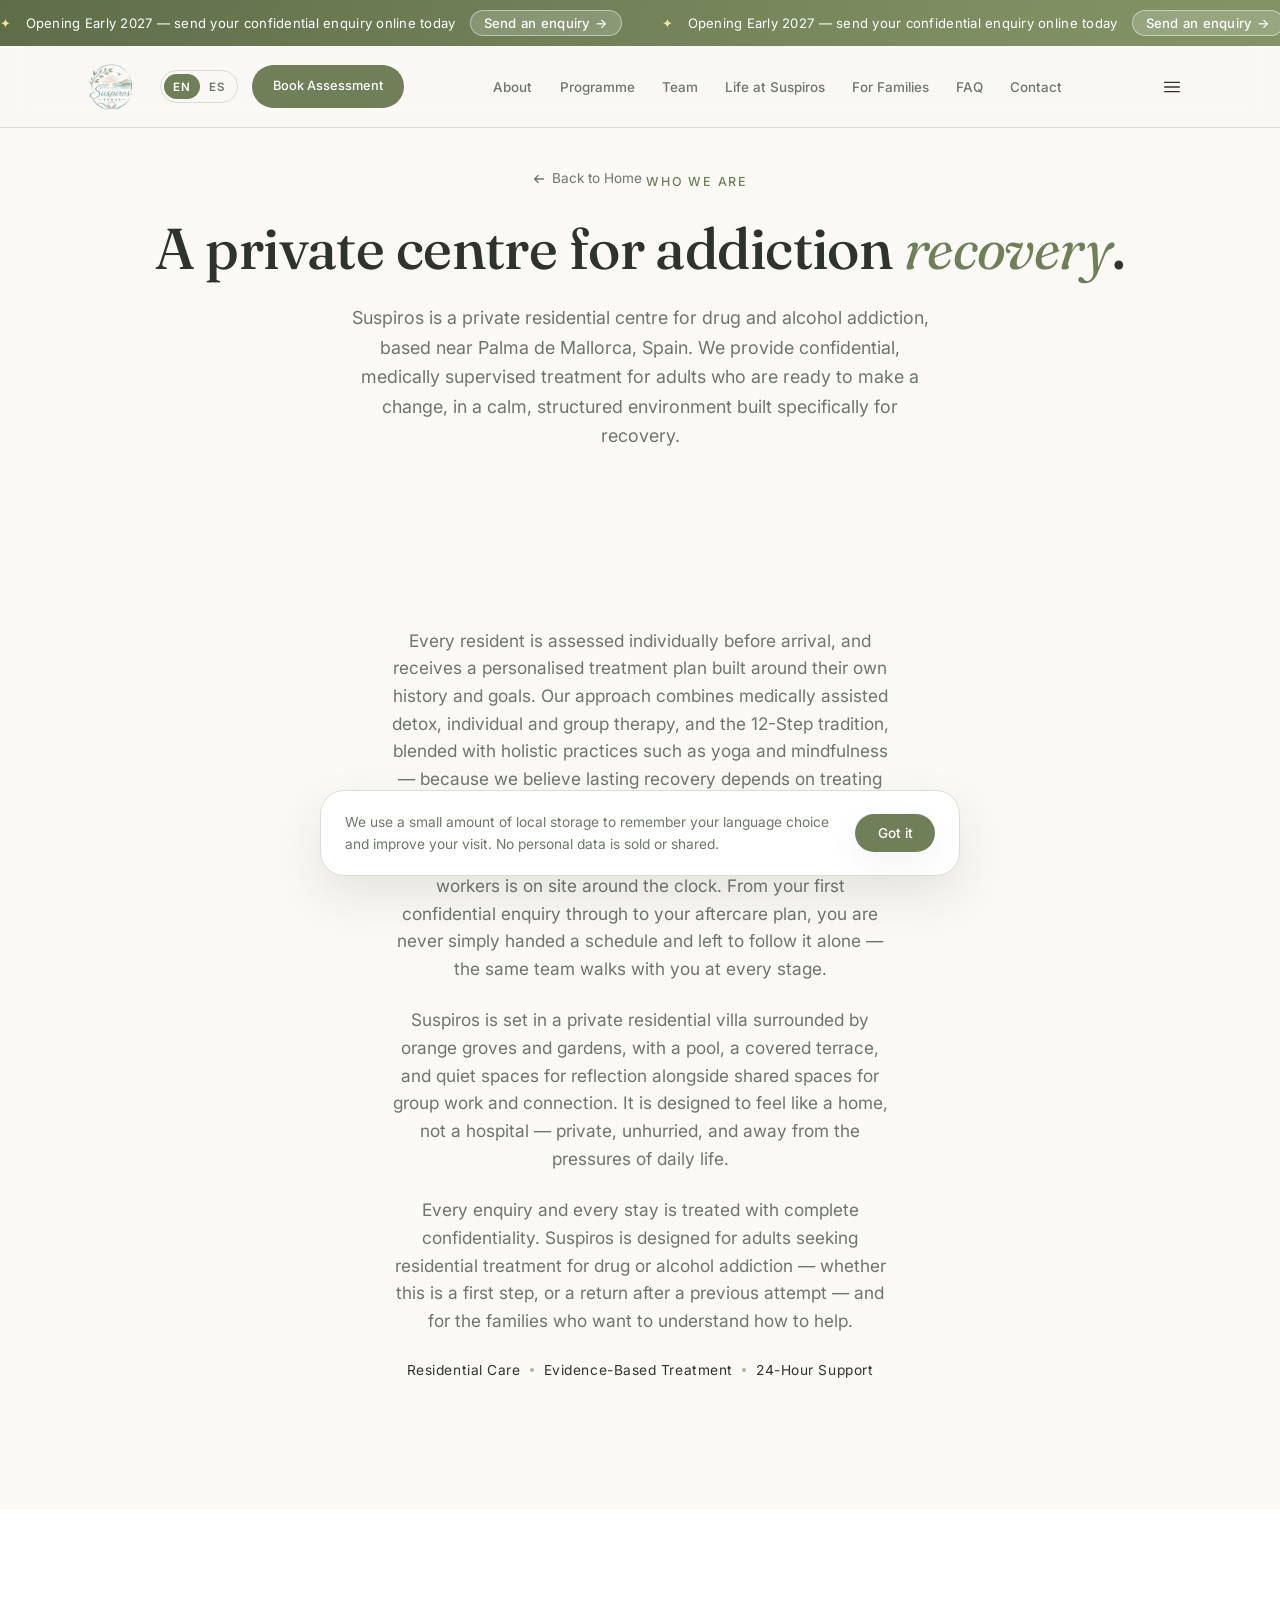
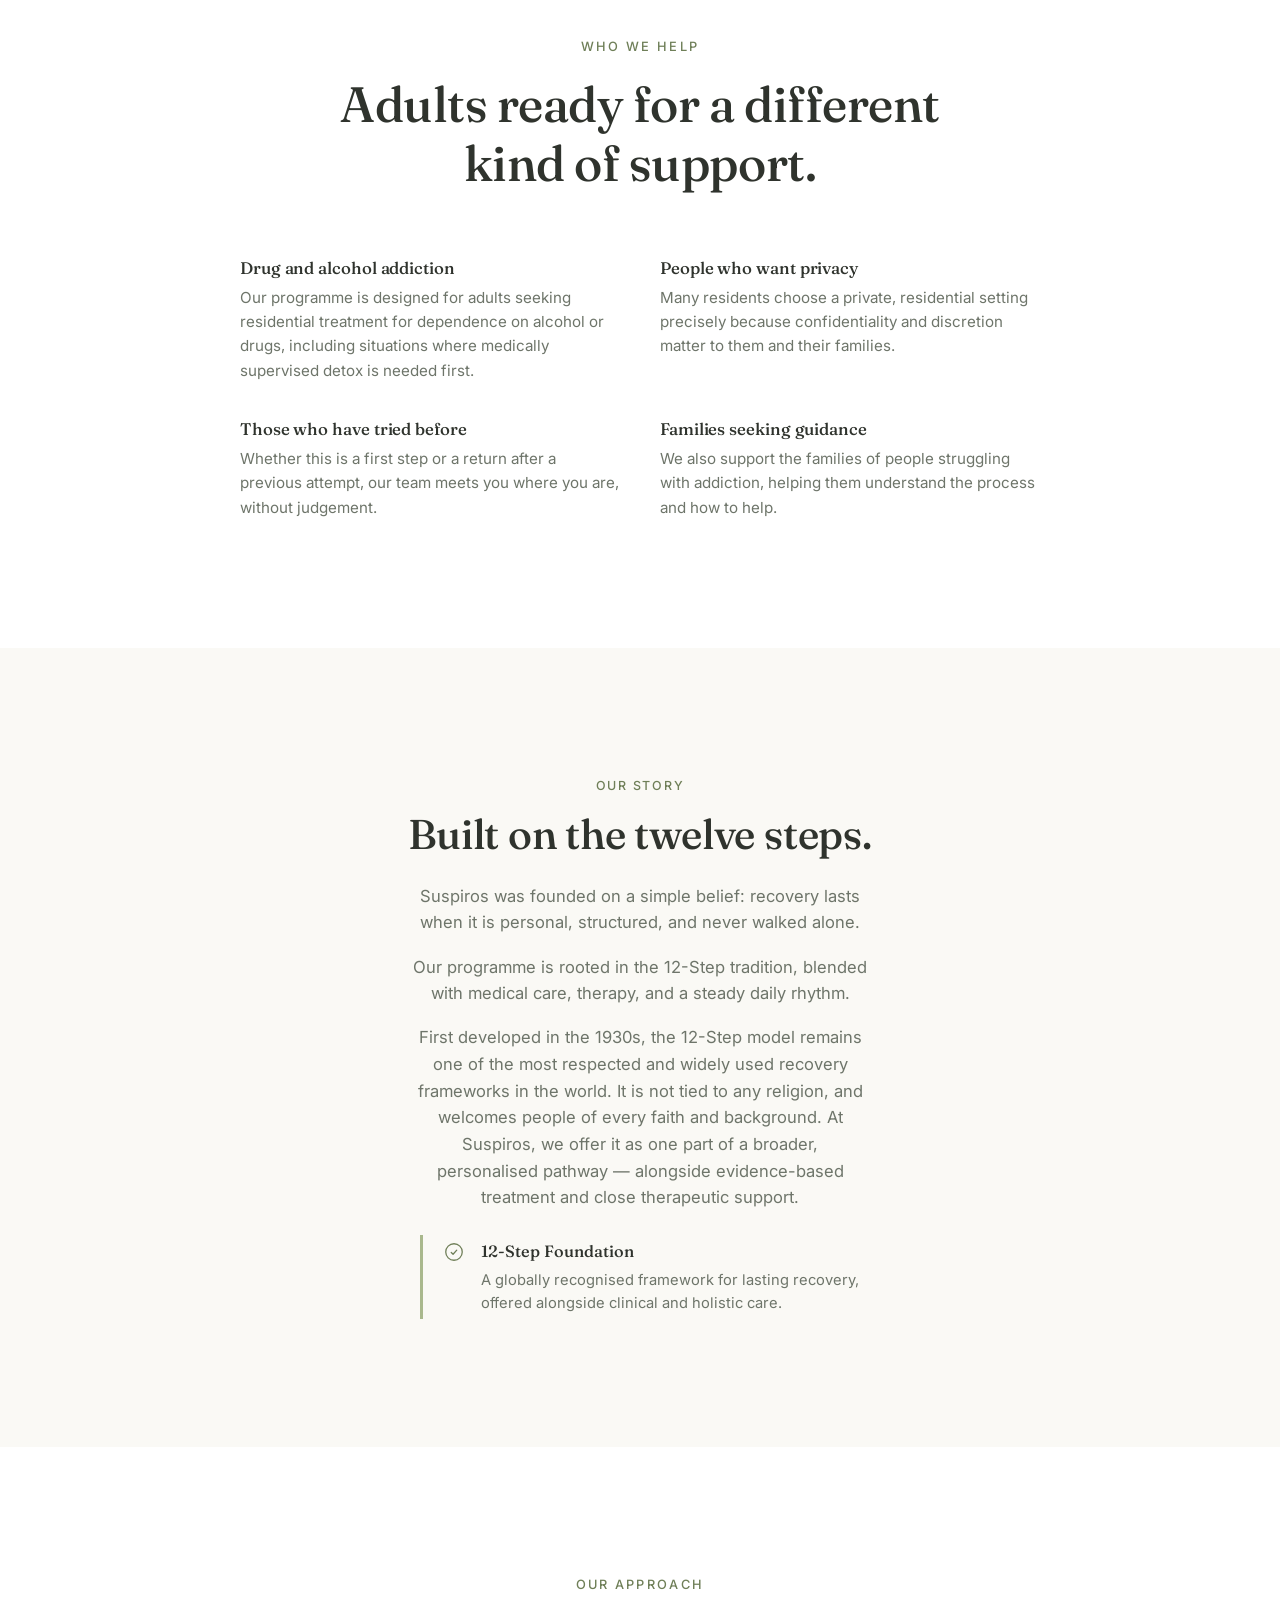
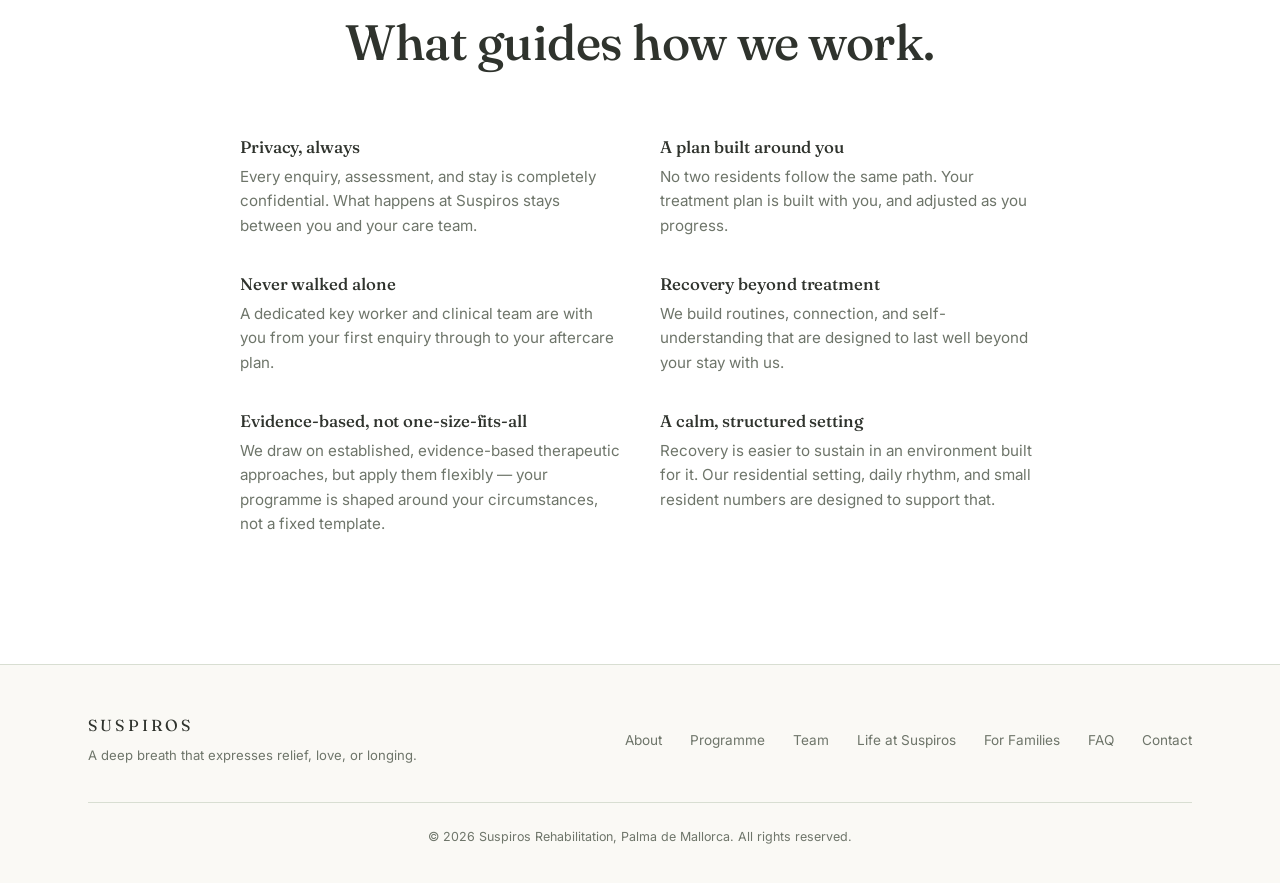
<file: about.html>
<!DOCTYPE html>
<html lang="en">
<head>
<meta charset="UTF-8">
<meta name="viewport" content="width=device-width, initial-scale=1.0">
<title>Who We Are | Suspiros</title>
<meta name="description" content="Suspiros is a private residential centre for drug and alcohol addiction recovery in Mallorca, built on the 12-Step tradition and evidence-based care.">
<meta name="theme-color" content="#FAF9F5">
<link rel="canonical" href="https://suspirosrehab.com/about.html">
<meta property="og:title" content="Who We Are | Suspiros">
<meta property="og:description" content="Suspiros is a private residential centre for drug and alcohol addiction recovery in Mallorca, built on the 12-Step tradition and evidence-based care.">
<meta property="og:type" content="website">
<meta property="og:url" content="https://suspirosrehab.com/about.html">
<meta property="og:site_name" content="Suspiros">
<meta property="og:image" content="https://suspirosrehab.com/images/og-image.jpg">
<meta property="og:image:width" content="1200">
<meta property="og:image:height" content="630">
<meta property="og:locale" content="en_GB">
<meta name="twitter:card" content="summary_large_image">
<meta name="twitter:title" content="Who We Are | Suspiros">
<meta name="twitter:description" content="Suspiros is a private residential centre for drug and alcohol addiction recovery in Mallorca, built on the 12-Step tradition and evidence-based care.">
<meta name="twitter:image" content="https://suspirosrehab.com/images/og-image.jpg">
<link rel="icon" type="image/png" sizes="32x32" href="images/favicon-32.png">
<link rel="icon" type="image/png" sizes="180x180" href="images/favicon.png">
<link rel="apple-touch-icon" href="images/favicon.png">
<link rel="preconnect" href="https://fonts.googleapis.com">
<link rel="preconnect" href="https://fonts.gstatic.com" crossorigin>
<link href="https://fonts.googleapis.com/css2?family=Fraunces:ital,opsz,wght@0,9..144,400;0,9..144,500;0,9..144,600;1,9..144,400;1,9..144,500&family=Inter:wght@400;500;600&display=swap" rel="stylesheet">
<link rel="stylesheet" href="assets/styles.css">
</head>
<body>

<a href="#main" class="skip-link" data-i18n="aria.skip">Skip to content</a>

<div class="preloader" id="preloader" aria-hidden="true">
  <div class="preloader-mark"><span class="preloader-dot"></span>SUSPIROS</div>
</div>

<header>
  <a class="announcement-bar" href="contact.html" aria-label="Send an enquiry"><div class="ann-track"><span class="ann-item"><span class="ann-dot">✦</span><span data-i18n="announcement.text">Opening Early 2027 — send your confidential enquiry online today.</span><span class="ann-cta" data-i18n="announcement.cta">Send an enquiry →</span></span><span class="ann-item"><span class="ann-dot">✦</span><span data-i18n="announcement.text">Opening Early 2027 — send your confidential enquiry online today.</span><span class="ann-cta" data-i18n="announcement.cta">Send an enquiry →</span></span><span class="ann-item"><span class="ann-dot">✦</span><span data-i18n="announcement.text">Opening Early 2027 — send your confidential enquiry online today.</span><span class="ann-cta" data-i18n="announcement.cta">Send an enquiry →</span></span><span class="ann-item"><span class="ann-dot">✦</span><span data-i18n="announcement.text">Opening Early 2027 — send your confidential enquiry online today.</span><span class="ann-cta" data-i18n="announcement.cta">Send an enquiry →</span></span><span class="ann-item"><span class="ann-dot">✦</span><span data-i18n="announcement.text">Opening Early 2027 — send your confidential enquiry online today.</span><span class="ann-cta" data-i18n="announcement.cta">Send an enquiry →</span></span><span class="ann-item"><span class="ann-dot">✦</span><span data-i18n="announcement.text">Opening Early 2027 — send your confidential enquiry online today.</span><span class="ann-cta" data-i18n="announcement.cta">Send an enquiry →</span></span></div></a>
  <nav aria-label="Primary">
    <div class="nav-start">
      <a href="/" class="nav-logo"><img src="images/logo.png" alt="Suspiros" width="68" height="68" loading="eager"></a>
      <div class="nav-actions">
        <div class="lang-toggle" id="langToggle">
          <button type="button" data-lang="en">EN</button>
          <button type="button" data-lang="es">ES</button>
        </div>
        <a href="contact.html" class="nav-cta" data-i18n="nav.book">Book Assessment</a>
      </div>
    </div>
    <ul class="nav-links">
      <li><a href="about.html" data-i18n="nav.about">About</a></li>
      <li><a href="programme.html" data-i18n="nav.program">Programme</a></li>
      <li><a href="team.html" data-i18n="nav.team">Team</a></li>
      <li><a href="life.html" data-i18n="nav.life">Life at Suspiros</a></li>
      <li><a href="family.html" data-i18n="nav.family">For Families</a></li>
      <li><a href="faq.html" data-i18n="nav.faq">FAQ</a></li>
      <li><a href="contact.html" data-i18n="nav.contact">Contact</a></li>
    </ul>
    <button class="nav-toggle" id="navToggle" aria-label="Open menu" data-i18n-aria="aria.menu" aria-expanded="false" aria-controls="mobileMenu">
      <svg class="icon-menu" viewBox="0 0 24 24" fill="none"><line x1="4" y1="7" x2="20" y2="7" stroke="currentColor" stroke-width="1.4" stroke-linecap="round"/><line x1="4" y1="12" x2="20" y2="12" stroke="currentColor" stroke-width="1.4" stroke-linecap="round"/><line x1="4" y1="17" x2="20" y2="17" stroke="currentColor" stroke-width="1.4" stroke-linecap="round"/></svg>
      <svg class="icon-close" viewBox="0 0 24 24" fill="none"><line x1="6" y1="6" x2="18" y2="18" stroke="currentColor" stroke-width="1.4" stroke-linecap="round"/><line x1="18" y1="6" x2="6" y2="18" stroke="currentColor" stroke-width="1.4" stroke-linecap="round"/></svg>
    </button>
  </nav>
</header>

<div class="mobile-menu" id="mobileMenu">
  <svg class="mobile-menu-bg" viewBox="0 0 500 500" fill="none" aria-hidden="true">
    <circle cx="250" cy="250" r="230" stroke="#6F7F58" stroke-width="1.4"/>
    <path d="M20 330C110 270 180 300 250 320C330 344 400 300 480 250" stroke="#6F7F58" stroke-width="1.4"/>
    <path d="M20 390C120 350 200 375 260 390C350 412 420 375 480 345" stroke="#6F7F58" stroke-width="1.4"/>
  </svg>
  <div class="mobile-menu-inner">
    <div class="mobile-menu-links" role="navigation" aria-label="Menu">
      <a href="about.html" data-i18n="nav.about">About</a>
      <a href="programme.html" data-i18n="nav.program">Programme</a>
      <a href="team.html" data-i18n="nav.team">Team</a>
      <a href="life.html" data-i18n="nav.life">Life at Suspiros</a>
      <a href="family.html" data-i18n="nav.family">For Families</a>
      <a href="faq.html" data-i18n="nav.faq">FAQ</a>
      <a href="contact.html" data-i18n="nav.contact">Contact</a>
    </div>
    <div class="mobile-menu-actions">
      <a href="contact.html" class="nav-cta" data-i18n="nav.book">Book Assessment</a>
      <button type="button" class="btn-urgent" id="emergencyOpen" aria-haspopup="dialog" aria-controls="emergencyOverlay">
        <svg viewBox="0 0 24 24" fill="none"><path d="M12 9v4.5M12 16.2v.1M10.3 4.3L2.9 17.2c-.6 1 .1 2.3 1.3 2.3h15.6c1.2 0 1.9-1.3 1.3-2.3L13.7 4.3c-.6-1-2-1-2.6 0z" stroke="currentColor" stroke-width="1.5" stroke-linecap="round" stroke-linejoin="round"/></svg>
        <span data-i18n="nav.emergency">Emergency Help</span>
      </button>
      <div class="lang-toggle" id="langToggleMobile">
        <button type="button" data-lang="en">EN</button>
        <span class="lang-toggle-sep" aria-hidden="true">/</span>
        <button type="button" data-lang="es">ES</button>
      </div>
    </div>
  </div>
</div>

<main id="main">

  <!-- PAGE HERO -->
  <section class="page-hero">
    <div class="container">
      <a href="/" class="page-back"><svg width="14" height="14" viewBox="0 0 16 16" fill="none"><path d="M13 8H3M7 4L3 8l4 4" stroke="currentColor" stroke-width="1.5" stroke-linecap="round" stroke-linejoin="round"/></svg><span data-i18n="page.back">Back to Home</span></a>
      <span class="page-hero-eyebrow" data-i18n="page.about.eyebrow">Who We Are</span>
      <h1 data-i18n="page.about.title" data-i18n-html="true">A private centre for addiction <em>recovery</em>.</h1>
      <p data-i18n="page.about.lead">We treat drug and alcohol addiction with evidence-based care, in a structured and deeply human residential setting in Mallorca.</p>
    </div>
  </section>

  <section>
    <div class="container">
      <div class="about-grid">
        <div class="about-text reveal">
          <p data-i18n="page.about.p2">Every resident is assessed individually before arrival, and receives a personalised treatment plan built around their own history and goals. Our approach combines medically assisted detox, individual and group therapy, and the 12-Step tradition, blended with holistic practices such as yoga and mindfulness — because we believe lasting recovery depends on treating the whole person, not just the addiction.</p>
          <p data-i18n="page.about.p3">A multidisciplinary team of clinicians, therapists, and key workers is on site around the clock. From your first confidential enquiry through to your aftercare plan, you are never simply handed a schedule and left to follow it alone — the same team walks with you at every stage.</p>
          <p data-i18n="page.about.p4">Suspiros is set in a private residential villa surrounded by orange groves and gardens, with a pool, a covered terrace, and quiet spaces for reflection alongside shared spaces for group work and connection. It is designed to feel like a home, not a hospital — private, unhurried, and away from the pressures of daily life.</p>
          <p data-i18n="page.about.p5">Every enquiry and every stay is treated with complete confidentiality. Suspiros is designed for adults seeking residential treatment for drug or alcohol addiction — whether this is a first step, or a return after a previous attempt — and for the families who want to understand how to help.</p>
          <div class="about-tags">
            <span data-i18n="page.about.tag1">Residential Care</span><span class="about-tag-dot"></span>
            <span data-i18n="page.about.tag2">Evidence-Based Treatment</span><span class="about-tag-dot"></span>
            <span data-i18n="page.about.tag3">24-Hour Support</span>
          </div>
        </div>
      </div>
    </div>
  </section>

  <!-- WHO WE HELP -->
  <section class="bg-alt">
    <div class="container">
      <div class="section-head reveal">
        <span class="section-eyebrow" data-i18n="page.about.who.eyebrow">Who We Help</span>
        <h2 data-i18n="page.about.who.title">Adults ready for a different kind of support.</h2>
      </div>
      <div class="values-grid reveal">
        <div class="value-item">
          <h3 data-i18n="page.about.who.w1Title">Drug and alcohol addiction</h3>
          <p data-i18n="page.about.who.w1Text">Our programme is designed for adults seeking residential treatment for dependence on alcohol or drugs, including situations where medically supervised detox is needed first.</p>
        </div>
        <div class="value-item">
          <h3 data-i18n="page.about.who.w2Title">People who want privacy</h3>
          <p data-i18n="page.about.who.w2Text">Many residents choose a private, residential setting precisely because confidentiality and discretion matter to them and their families.</p>
        </div>
        <div class="value-item">
          <h3 data-i18n="page.about.who.w3Title">Those who have tried before</h3>
          <p data-i18n="page.about.who.w3Text">Whether this is a first step or a return after a previous attempt, our team meets you where you are, without judgement.</p>
        </div>
        <div class="value-item">
          <h3 data-i18n="page.about.who.w4Title">Families seeking guidance</h3>
          <p data-i18n="page.about.who.w4Text">We also support the families of people struggling with addiction, helping them understand the process and how to help.</p>
        </div>
      </div>
    </div>
  </section>

  <!-- OUR STORY -->
  <section>
    <div class="container">
      <div class="story-grid">
        <div class="story-text reveal">
          <span class="story-eyebrow" data-i18n="page.about.story.eyebrow">Our Story</span>
          <h2 data-i18n="page.about.story.title">Built on the twelve steps.</h2>
          <p data-i18n="page.about.story.p1">Suspiros was founded on a simple belief: recovery lasts when it is personal, structured, and never walked alone.</p>
          <p data-i18n="page.about.story.p2">Our programme is rooted in the 12-Step tradition, blended with medical care, therapy, and a steady daily rhythm.</p>
          <p data-i18n="page.about.story.p3">First developed in the 1930s, the 12-Step model remains one of the most respected and widely used recovery frameworks in the world. It is not tied to any religion, and welcomes people of every faith and background. At Suspiros, we offer it as one part of a broader, personalised pathway — alongside evidence-based treatment and close therapeutic support.</p>
          <div class="story-badge">
            <svg viewBox="0 0 24 24" fill="none"><circle cx="12" cy="12" r="9" stroke="#6F7F58" stroke-width="1.4"/><path d="M9 12.5l2 2 4-4.5" stroke="#6F7F58" stroke-width="1.4" stroke-linecap="round" stroke-linejoin="round"/></svg>
            <div>
              <strong data-i18n="page.about.story.badgeTitle">12-Step Foundation</strong>
              <p data-i18n="page.about.story.badgeText">A globally recognised framework for lasting recovery, offered alongside clinical and holistic care.</p>
            </div>
          </div>
        </div>
      </div>
    </div>
  </section>

  <!-- OUR APPROACH -->
  <section class="bg-alt">
    <div class="container">
      <div class="section-head reveal">
        <span class="section-eyebrow" data-i18n="page.about.values.eyebrow">Our Approach</span>
        <h2 data-i18n="page.about.values.title">What guides how we work.</h2>
      </div>
      <div class="values-grid reveal">
        <div class="value-item">
          <h3 data-i18n="page.about.values.v1Title">Privacy, always</h3>
          <p data-i18n="page.about.values.v1Text">Every enquiry, assessment, and stay is completely confidential. What happens at Suspiros stays between you and your care team.</p>
        </div>
        <div class="value-item">
          <h3 data-i18n="page.about.values.v2Title">A plan built around you</h3>
          <p data-i18n="page.about.values.v2Text">No two residents follow the same path. Your treatment plan is built with you, and adjusted as you progress.</p>
        </div>
        <div class="value-item">
          <h3 data-i18n="page.about.values.v3Title">Never walked alone</h3>
          <p data-i18n="page.about.values.v3Text">A dedicated key worker and clinical team are with you from your first enquiry through to your aftercare plan.</p>
        </div>
        <div class="value-item">
          <h3 data-i18n="page.about.values.v4Title">Recovery beyond treatment</h3>
          <p data-i18n="page.about.values.v4Text">We build routines, connection, and self-understanding that are designed to last well beyond your stay with us.</p>
        </div>
        <div class="value-item">
          <h3 data-i18n="page.about.values.v5Title">Evidence-based, not one-size-fits-all</h3>
          <p data-i18n="page.about.values.v5Text">We draw on established, evidence-based therapeutic approaches, but apply them flexibly — your programme is shaped around your circumstances, not a fixed template.</p>
        </div>
        <div class="value-item">
          <h3 data-i18n="page.about.values.v6Title">A calm, structured setting</h3>
          <p data-i18n="page.about.values.v6Text">Recovery is easier to sustain in an environment built for it. Our residential setting, daily rhythm, and small resident numbers are designed to support that.</p>
        </div>
      </div>
    </div>
  </section>

</main>

<footer>
  <div class="container">
    <div class="footer-inner">
      <div>
        <div class="footer-mark">SUSPIROS</div>
        <div class="footer-tag" data-i18n="footer.tag">A deep breath that expresses relief, love, or longing.</div>
      </div>
      <ul class="footer-links">
        <li><a href="about.html" data-i18n="nav.about">About</a></li>
        <li><a href="programme.html" data-i18n="nav.program">Programme</a></li>
        <li><a href="team.html" data-i18n="nav.team">Team</a></li>
        <li><a href="life.html" data-i18n="nav.life">Life at Suspiros</a></li>
        <li><a href="family.html" data-i18n="nav.family">For Families</a></li>
        <li><a href="faq.html" data-i18n="nav.faq">FAQ</a></li>
        <li><a href="contact.html" data-i18n="nav.contact">Contact</a></li>
      </ul>
    </div>
    <div class="footer-bottom" data-i18n="footer.copy">© 2026 Suspiros Rehabilitation, Palma de Mallorca. All rights reserved.</div>
  </div>
</footer>

<div class="floating-cta" id="floatingCta">
  <a href="contact.html" data-i18n="nav.book">Book Assessment</a>
</div>

<!-- EMERGENCY MODAL -->
<div class="emergency-overlay" id="emergencyOverlay" role="dialog" aria-modal="true" aria-labelledby="emergencyTitle" aria-hidden="true">
  <div class="emergency-backdrop" id="emergencyBackdrop"></div>
  <div class="emergency-card">
    <button type="button" class="emergency-close" id="emergencyClose" aria-label="Close" data-i18n-aria="aria.close">&times;</button>
    <h3 id="emergencyTitle" data-i18n="emergency.title">Need help right now?</h3>
    <p class="emergency-intro" data-i18n="emergency.intro">These are independent crisis services, available 24/7 — not run by Suspiros.</p>
    <ul class="emergency-list">
      <li><a href="tel:112"><span data-i18n="emergency.spainLabel">Spain — Emergency services</span><strong>112</strong></a></li>
      <li><a href="tel:024"><span data-i18n="emergency.spainCrisisLabel">Spain — Suicide crisis line</span><strong>024</strong></a></li>
      <li><a href="tel:116123"><span data-i18n="emergency.ukLabel">UK &amp; Ireland — Samaritans</span><strong>116 123</strong></a></li>
      <li><a href="tel:+18006624357"><span data-i18n="emergency.usLabel">USA — SAMHSA Helpline</span><strong>1-800-662-4357</strong></a></li>
    </ul>
    <p class="emergency-footnote" data-i18n="emergency.footnote">If you or someone else is in immediate danger, call your local emergency number.</p>
  </div>
</div>

<!-- COOKIE NOTICE -->
<div class="cookie-banner" id="cookieBanner" role="dialog" aria-live="polite" aria-label="Cookie notice">
  <p data-i18n="cookie.text">We use a small amount of local storage to remember your language choice and improve your visit. No personal data is sold or shared.</p>
  <button type="button" class="btn-primary" id="cookieAccept"><span data-i18n="cookie.accept">Got it</span></button>
</div>

<script src="assets/i18n.js"></script>
<script src="assets/main.js"></script>

</body>
</html>
</file>
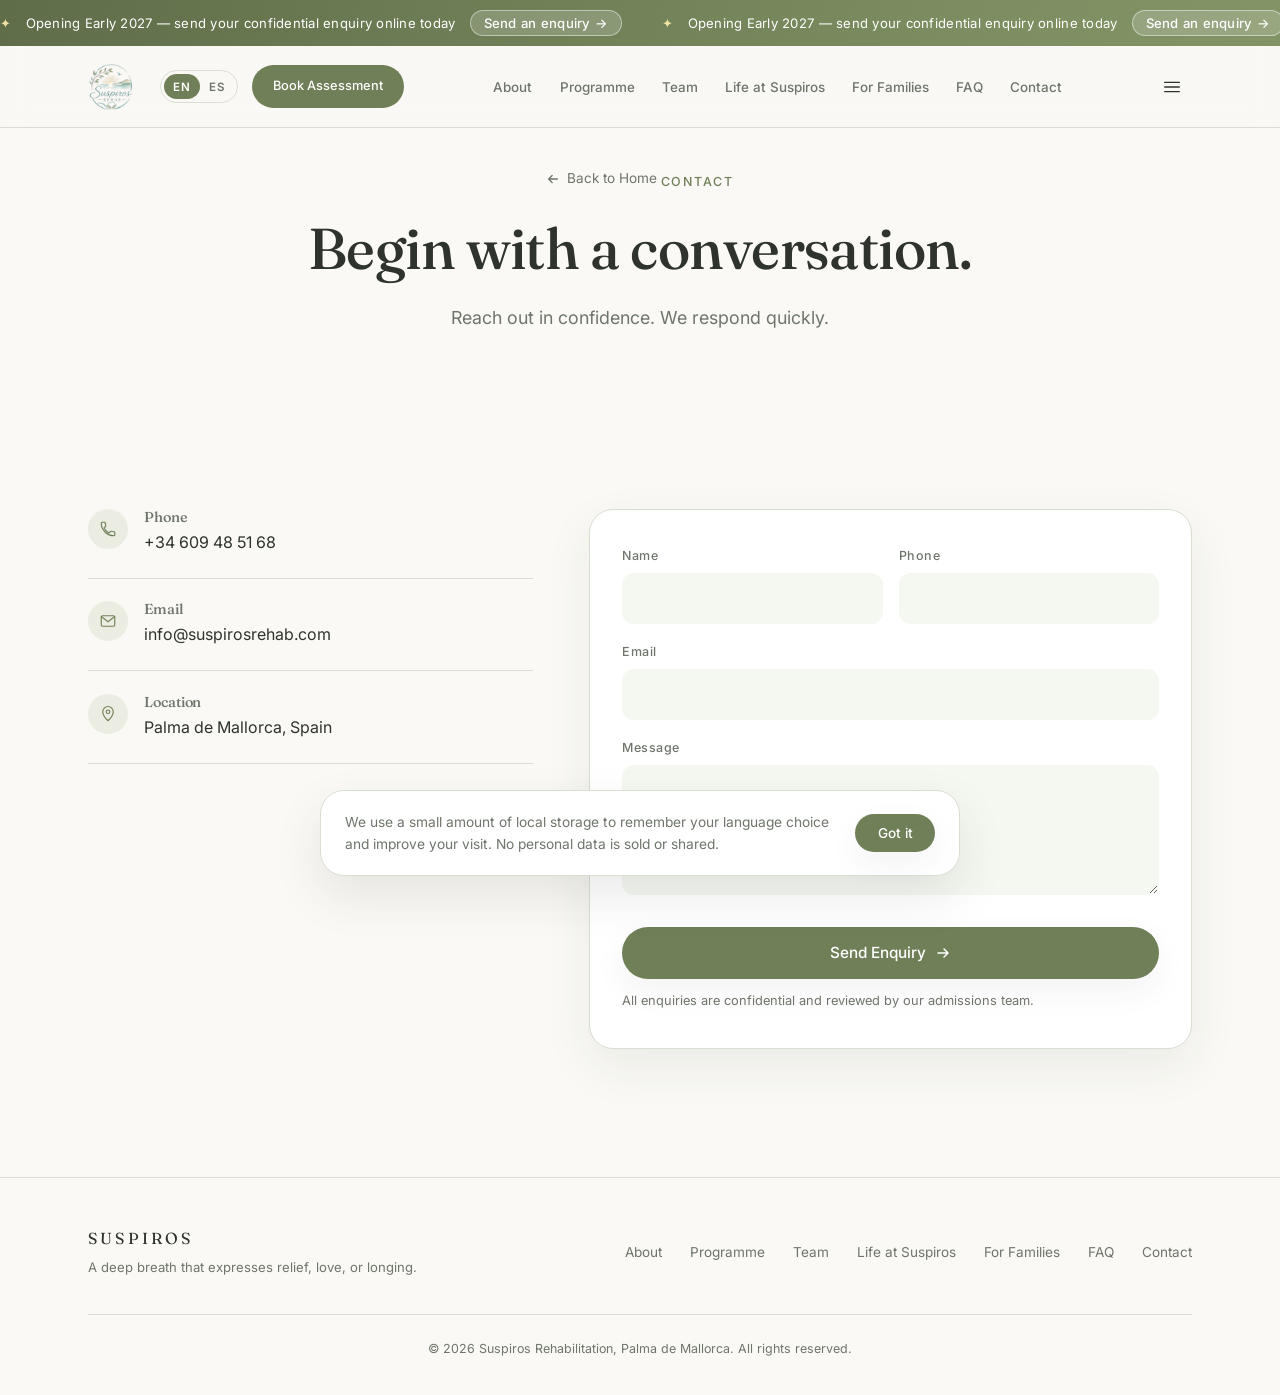
<file: contact.html>
<!DOCTYPE html>
<html lang="en">
<head>
<meta charset="UTF-8">
<meta name="viewport" content="width=device-width, initial-scale=1.0">
<title>Contact | Suspiros</title>
<meta name="description" content="Contact Suspiros in confidence for a confidential assessment. We respond quickly to every enquiry.">
<meta name="theme-color" content="#FAF9F5">
<link rel="canonical" href="https://suspirosrehab.com/contact.html">
<meta property="og:title" content="Contact | Suspiros">
<meta property="og:description" content="Contact Suspiros in confidence for a confidential assessment. We respond quickly to every enquiry.">
<meta property="og:type" content="website">
<meta property="og:url" content="https://suspirosrehab.com/contact.html">
<meta property="og:site_name" content="Suspiros">
<meta property="og:image" content="https://suspirosrehab.com/images/og-image.jpg">
<meta property="og:image:width" content="1200">
<meta property="og:image:height" content="630">
<meta property="og:locale" content="en_GB">
<meta name="twitter:card" content="summary_large_image">
<meta name="twitter:title" content="Contact | Suspiros">
<meta name="twitter:description" content="Contact Suspiros in confidence for a confidential assessment. We respond quickly to every enquiry.">
<meta name="twitter:image" content="https://suspirosrehab.com/images/og-image.jpg">
<link rel="icon" type="image/png" sizes="32x32" href="images/favicon-32.png">
<link rel="icon" type="image/png" sizes="180x180" href="images/favicon.png">
<link rel="apple-touch-icon" href="images/favicon.png">
<link rel="preconnect" href="https://fonts.googleapis.com">
<link rel="preconnect" href="https://fonts.gstatic.com" crossorigin>
<link href="https://fonts.googleapis.com/css2?family=Fraunces:ital,opsz,wght@0,9..144,400;0,9..144,500;0,9..144,600;1,9..144,400;1,9..144,500&family=Inter:wght@400;500;600&display=swap" rel="stylesheet">
<link rel="stylesheet" href="assets/styles.css">
</head>
<body>

<a href="#main" class="skip-link" data-i18n="aria.skip">Skip to content</a>

<div class="preloader" id="preloader" aria-hidden="true">
  <div class="preloader-mark"><span class="preloader-dot"></span>SUSPIROS</div>
</div>

<header>
  <a class="announcement-bar" href="contact.html" aria-label="Send an enquiry"><div class="ann-track"><span class="ann-item"><span class="ann-dot">✦</span><span data-i18n="announcement.text">Opening Early 2027 — send your confidential enquiry online today.</span><span class="ann-cta" data-i18n="announcement.cta">Send an enquiry →</span></span><span class="ann-item"><span class="ann-dot">✦</span><span data-i18n="announcement.text">Opening Early 2027 — send your confidential enquiry online today.</span><span class="ann-cta" data-i18n="announcement.cta">Send an enquiry →</span></span><span class="ann-item"><span class="ann-dot">✦</span><span data-i18n="announcement.text">Opening Early 2027 — send your confidential enquiry online today.</span><span class="ann-cta" data-i18n="announcement.cta">Send an enquiry →</span></span><span class="ann-item"><span class="ann-dot">✦</span><span data-i18n="announcement.text">Opening Early 2027 — send your confidential enquiry online today.</span><span class="ann-cta" data-i18n="announcement.cta">Send an enquiry →</span></span><span class="ann-item"><span class="ann-dot">✦</span><span data-i18n="announcement.text">Opening Early 2027 — send your confidential enquiry online today.</span><span class="ann-cta" data-i18n="announcement.cta">Send an enquiry →</span></span><span class="ann-item"><span class="ann-dot">✦</span><span data-i18n="announcement.text">Opening Early 2027 — send your confidential enquiry online today.</span><span class="ann-cta" data-i18n="announcement.cta">Send an enquiry →</span></span></div></a>
  <nav aria-label="Primary">
    <div class="nav-start">
      <a href="/" class="nav-logo"><img src="images/logo.png" alt="Suspiros" width="68" height="68" loading="eager"></a>
      <div class="nav-actions">
        <div class="lang-toggle" id="langToggle">
          <button type="button" data-lang="en">EN</button>
          <button type="button" data-lang="es">ES</button>
        </div>
        <a href="contact.html" class="nav-cta" data-i18n="nav.book">Book Assessment</a>
      </div>
    </div>
    <ul class="nav-links">
      <li><a href="about.html" data-i18n="nav.about">About</a></li>
      <li><a href="programme.html" data-i18n="nav.program">Programme</a></li>
      <li><a href="team.html" data-i18n="nav.team">Team</a></li>
      <li><a href="life.html" data-i18n="nav.life">Life at Suspiros</a></li>
      <li><a href="family.html" data-i18n="nav.family">For Families</a></li>
      <li><a href="faq.html" data-i18n="nav.faq">FAQ</a></li>
      <li><a href="contact.html" data-i18n="nav.contact">Contact</a></li>
    </ul>
    <button class="nav-toggle" id="navToggle" aria-label="Open menu" data-i18n-aria="aria.menu" aria-expanded="false" aria-controls="mobileMenu">
      <svg class="icon-menu" viewBox="0 0 24 24" fill="none"><line x1="4" y1="7" x2="20" y2="7" stroke="currentColor" stroke-width="1.4" stroke-linecap="round"/><line x1="4" y1="12" x2="20" y2="12" stroke="currentColor" stroke-width="1.4" stroke-linecap="round"/><line x1="4" y1="17" x2="20" y2="17" stroke="currentColor" stroke-width="1.4" stroke-linecap="round"/></svg>
      <svg class="icon-close" viewBox="0 0 24 24" fill="none"><line x1="6" y1="6" x2="18" y2="18" stroke="currentColor" stroke-width="1.4" stroke-linecap="round"/><line x1="18" y1="6" x2="6" y2="18" stroke="currentColor" stroke-width="1.4" stroke-linecap="round"/></svg>
    </button>
  </nav>
</header>

<div class="mobile-menu" id="mobileMenu">
  <svg class="mobile-menu-bg" viewBox="0 0 500 500" fill="none" aria-hidden="true">
    <circle cx="250" cy="250" r="230" stroke="#6F7F58" stroke-width="1.4"/>
    <path d="M20 330C110 270 180 300 250 320C330 344 400 300 480 250" stroke="#6F7F58" stroke-width="1.4"/>
    <path d="M20 390C120 350 200 375 260 390C350 412 420 375 480 345" stroke="#6F7F58" stroke-width="1.4"/>
  </svg>
  <div class="mobile-menu-inner">
    <div class="mobile-menu-links" role="navigation" aria-label="Menu">
      <a href="about.html" data-i18n="nav.about">About</a>
      <a href="programme.html" data-i18n="nav.program">Programme</a>
      <a href="team.html" data-i18n="nav.team">Team</a>
      <a href="life.html" data-i18n="nav.life">Life at Suspiros</a>
      <a href="family.html" data-i18n="nav.family">For Families</a>
      <a href="faq.html" data-i18n="nav.faq">FAQ</a>
      <a href="contact.html" data-i18n="nav.contact">Contact</a>
    </div>
    <div class="mobile-menu-actions">
      <a href="contact.html" class="nav-cta" data-i18n="nav.book">Book Assessment</a>
      <button type="button" class="btn-urgent" id="emergencyOpen" aria-haspopup="dialog" aria-controls="emergencyOverlay">
        <svg viewBox="0 0 24 24" fill="none"><path d="M12 9v4.5M12 16.2v.1M10.3 4.3L2.9 17.2c-.6 1 .1 2.3 1.3 2.3h15.6c1.2 0 1.9-1.3 1.3-2.3L13.7 4.3c-.6-1-2-1-2.6 0z" stroke="currentColor" stroke-width="1.5" stroke-linecap="round" stroke-linejoin="round"/></svg>
        <span data-i18n="nav.emergency">Emergency Help</span>
      </button>
      <div class="lang-toggle" id="langToggleMobile">
        <button type="button" data-lang="en">EN</button>
        <span class="lang-toggle-sep" aria-hidden="true">/</span>
        <button type="button" data-lang="es">ES</button>
      </div>
    </div>
  </div>
</div>

<main id="main">

  <!-- PAGE HERO -->
  <section class="page-hero">
    <div class="container">
      <a href="/" class="page-back"><svg width="14" height="14" viewBox="0 0 16 16" fill="none"><path d="M13 8H3M7 4L3 8l4 4" stroke="currentColor" stroke-width="1.5" stroke-linecap="round" stroke-linejoin="round"/></svg><span data-i18n="page.back">Back to Home</span></a>
      <span class="page-hero-eyebrow" data-i18n="page.contact.eyebrow">Contact</span>
      <h1 data-i18n="page.contact.title">Begin with a conversation.</h1>
      <p data-i18n="page.contact.sub">Reach out in confidence. We respond quickly.</p>
    </div>
  </section>

  <section>
    <div class="container">
      <div class="contact-grid">
        <div class="reveal">
          <div class="contact-info-item">
            <div class="contact-icon"><svg viewBox="0 0 24 24" fill="none"><path d="M6.6 10.8c1.4 2.8 3.8 5.1 6.6 6.6l2.2-2.2c.3-.3.7-.4 1-.2 1.1.4 2.3.6 3.6.6.6 0 1 .4 1 1V20c0 .6-.4 1-1 1C10.7 21 3 13.3 3 4c0-.6.4-1 1-1h3.4c.6 0 1 .4 1 1 0 1.3.2 2.5.6 3.6.1.4 0 .8-.2 1l-2.2 2.2z" stroke="#6F7F58" stroke-width="1.5" stroke-linejoin="round"/></svg></div>
            <div><h4 data-i18n="contact.phoneLabel">Phone</h4><a href="tel:+34609485168">+34 609 48 51 68</a></div>
          </div>
          <div class="contact-info-item">
            <div class="contact-icon"><svg viewBox="0 0 24 24" fill="none"><rect x="3" y="5" width="18" height="14" rx="2" stroke="#6F7F58" stroke-width="1.5"/><path d="M3 6l9 7 9-7" stroke="#6F7F58" stroke-width="1.5" stroke-linecap="round"/></svg></div>
            <div><h4 data-i18n="contact.emailLabel">Email</h4><a href="mailto:info@suspirosrehab.com">info@suspirosrehab.com</a></div>
          </div>
          <div class="contact-info-item">
            <div class="contact-icon"><svg viewBox="0 0 24 24" fill="none"><path d="M12 21s7-6.5 7-12a7 7 0 10-14 0c0 5.5 7 12 7 12z" stroke="#6F7F58" stroke-width="1.5" stroke-linejoin="round"/><circle cx="12" cy="9" r="2.4" stroke="#6F7F58" stroke-width="1.5"/></svg></div>
            <div><h4 data-i18n="contact.locationLabel">Location</h4><p data-i18n="contact.locationValue">Palma de Mallorca, Spain</p></div>
          </div>
        </div>

        <div class="reveal">
          <form id="enquiryForm" name="admission-enquiry" method="POST" action="https://formsubmit.co/info@suspirosrehab.com" novalidate>
            <input type="hidden" name="_subject" value="Suspiros Rehab - Admission enquiry">
            <input type="hidden" name="_template" value="table">
            <input type="hidden" name="_captcha" value="false">
            <p class="hp-field" aria-hidden="true">
              <label>Don't fill this out: <input tabindex="-1" autocomplete="off" name="_honey"></label>
            </p>
            <div class="form-row">
              <div class="field">
                <label for="name" data-i18n="form.name">Name</label>
                <input type="text" id="name" name="name" autocomplete="name" maxlength="120" required>
              </div>
              <div class="field">
                <label for="phone" data-i18n="form.phone">Phone</label>
                <input type="tel" id="phone" name="phone" autocomplete="tel" maxlength="40">
              </div>
            </div>
            <div class="field">
              <label for="email" data-i18n="form.email">Email</label>
              <input type="email" id="email" name="email" autocomplete="email" maxlength="200" required>
            </div>
            <div class="field">
              <label for="message" data-i18n="form.message">Message</label>
              <textarea id="message" name="message" maxlength="5000" required></textarea>
            </div>
            <button type="submit" class="btn-primary">
              <span data-i18n="form.send">Send Enquiry</span>
              <svg width="16" height="16" viewBox="0 0 16 16" fill="none"><path d="M3 8h10M9 4l4 4-4 4" stroke="white" stroke-width="1.5" stroke-linecap="round" stroke-linejoin="round"/></svg>
            </button>
            <p class="form-note" data-i18n="form.note">All enquiries are confidential and reviewed by our admissions team.</p>
            <p class="form-error" id="formError" data-i18n="form.error">Something went wrong sending your message. Please try again, or call or email us directly.</p>
          </form>
          <div class="form-success" id="formSuccess">
            <h3 data-i18n="form.thanks">Thank you.</h3>
            <p data-i18n="form.thanksSub">We've received your message and will be in touch shortly.</p>
          </div>
        </div>
      </div>
    </div>
  </section>

</main>

<footer>
  <div class="container">
    <div class="footer-inner">
      <div>
        <div class="footer-mark">SUSPIROS</div>
        <div class="footer-tag" data-i18n="footer.tag">A deep breath that expresses relief, love, or longing.</div>
      </div>
      <ul class="footer-links">
        <li><a href="about.html" data-i18n="nav.about">About</a></li>
        <li><a href="programme.html" data-i18n="nav.program">Programme</a></li>
        <li><a href="team.html" data-i18n="nav.team">Team</a></li>
        <li><a href="life.html" data-i18n="nav.life">Life at Suspiros</a></li>
        <li><a href="family.html" data-i18n="nav.family">For Families</a></li>
        <li><a href="faq.html" data-i18n="nav.faq">FAQ</a></li>
        <li><a href="contact.html" data-i18n="nav.contact">Contact</a></li>
      </ul>
    </div>
    <div class="footer-bottom" data-i18n="footer.copy">© 2026 Suspiros Rehabilitation, Palma de Mallorca. All rights reserved.</div>
  </div>
</footer>

<div class="floating-cta" id="floatingCta">
  <a href="contact.html" data-i18n="nav.book">Book Assessment</a>
</div>

<!-- EMERGENCY MODAL -->
<div class="emergency-overlay" id="emergencyOverlay" role="dialog" aria-modal="true" aria-labelledby="emergencyTitle" aria-hidden="true">
  <div class="emergency-backdrop" id="emergencyBackdrop"></div>
  <div class="emergency-card">
    <button type="button" class="emergency-close" id="emergencyClose" aria-label="Close" data-i18n-aria="aria.close">&times;</button>
    <h3 id="emergencyTitle" data-i18n="emergency.title">Need help right now?</h3>
    <p class="emergency-intro" data-i18n="emergency.intro">These are independent crisis services, available 24/7 — not run by Suspiros.</p>
    <ul class="emergency-list">
      <li><a href="tel:112"><span data-i18n="emergency.spainLabel">Spain — Emergency services</span><strong>112</strong></a></li>
      <li><a href="tel:024"><span data-i18n="emergency.spainCrisisLabel">Spain — Suicide crisis line</span><strong>024</strong></a></li>
      <li><a href="tel:116123"><span data-i18n="emergency.ukLabel">UK &amp; Ireland — Samaritans</span><strong>116 123</strong></a></li>
      <li><a href="tel:+18006624357"><span data-i18n="emergency.usLabel">USA — SAMHSA Helpline</span><strong>1-800-662-4357</strong></a></li>
    </ul>
    <p class="emergency-footnote" data-i18n="emergency.footnote">If you or someone else is in immediate danger, call your local emergency number.</p>
  </div>
</div>

<!-- COOKIE NOTICE -->
<div class="cookie-banner" id="cookieBanner" role="dialog" aria-live="polite" aria-label="Cookie notice">
  <p data-i18n="cookie.text">We use a small amount of local storage to remember your language choice and improve your visit. No personal data is sold or shared.</p>
  <button type="button" class="btn-primary" id="cookieAccept"><span data-i18n="cookie.accept">Got it</span></button>
</div>

<script src="assets/i18n.js"></script>
<script src="assets/main.js"></script>

</body>
</html>
</file>
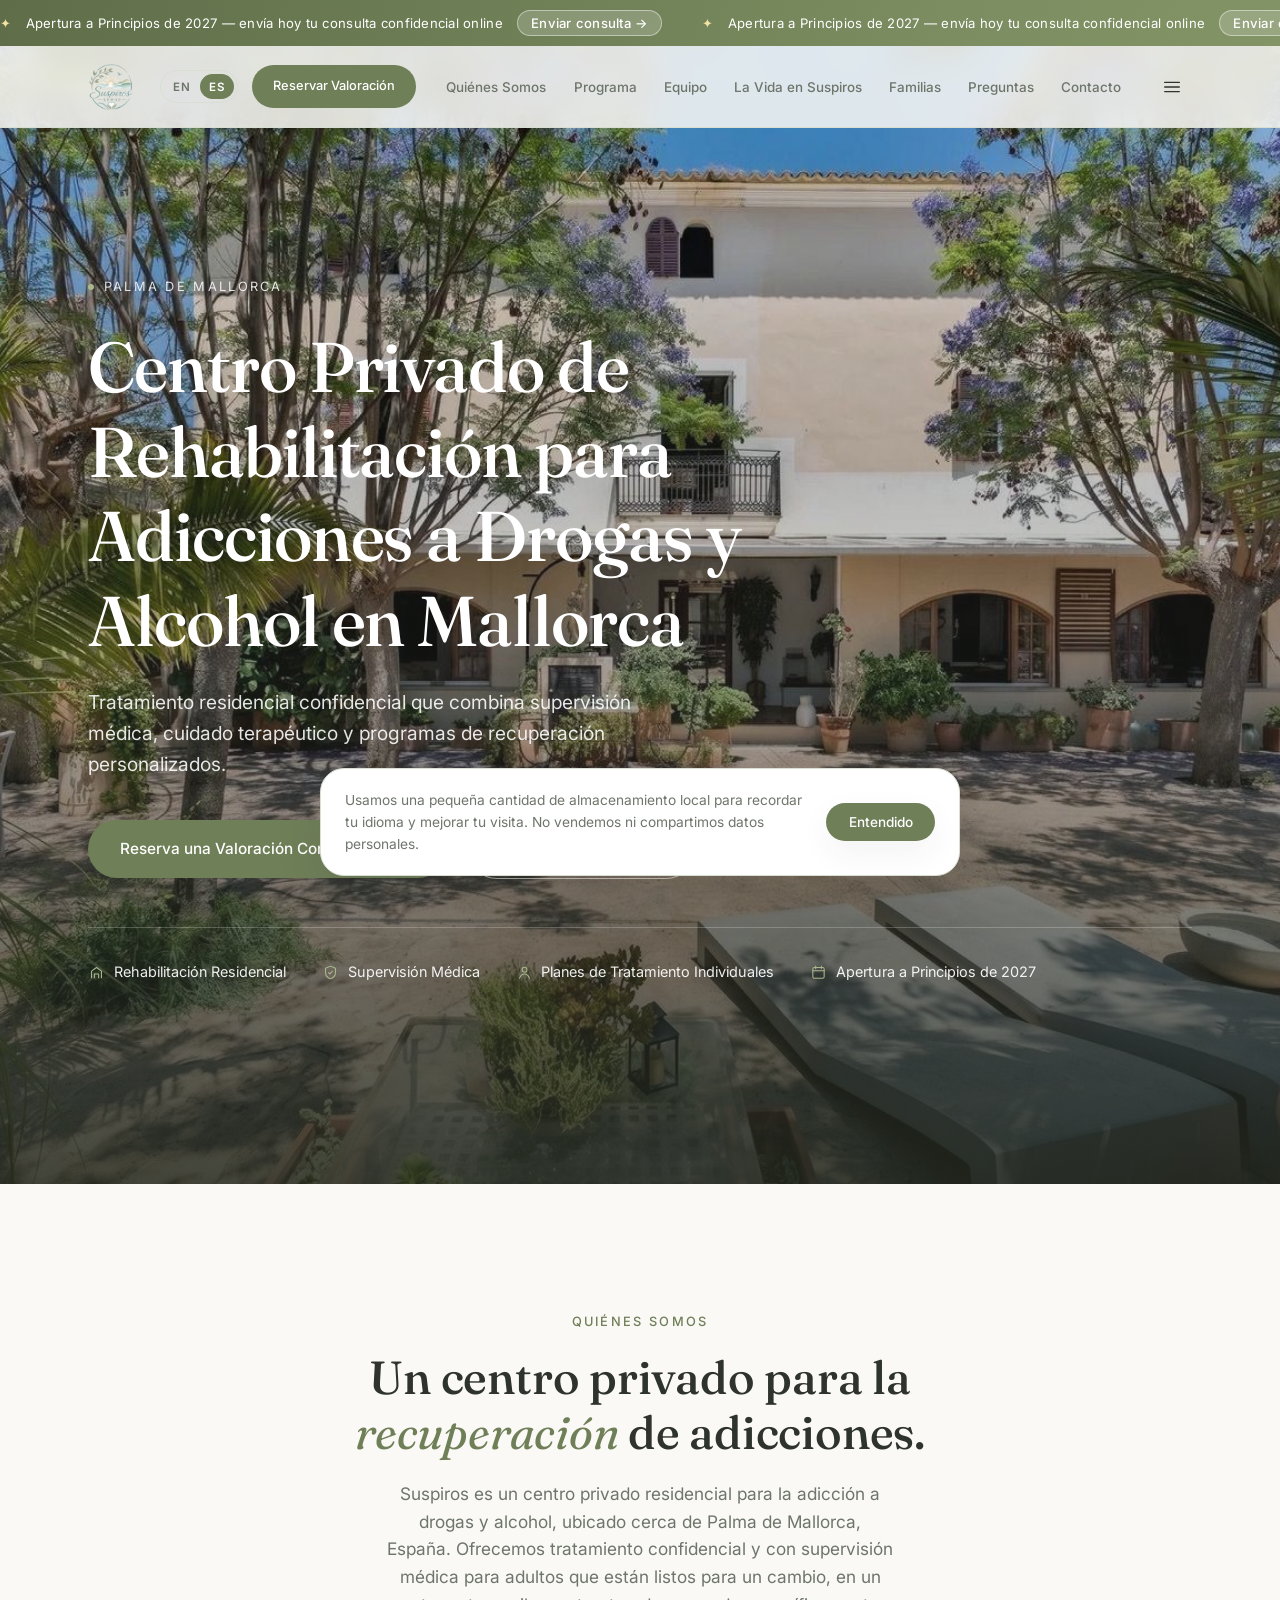
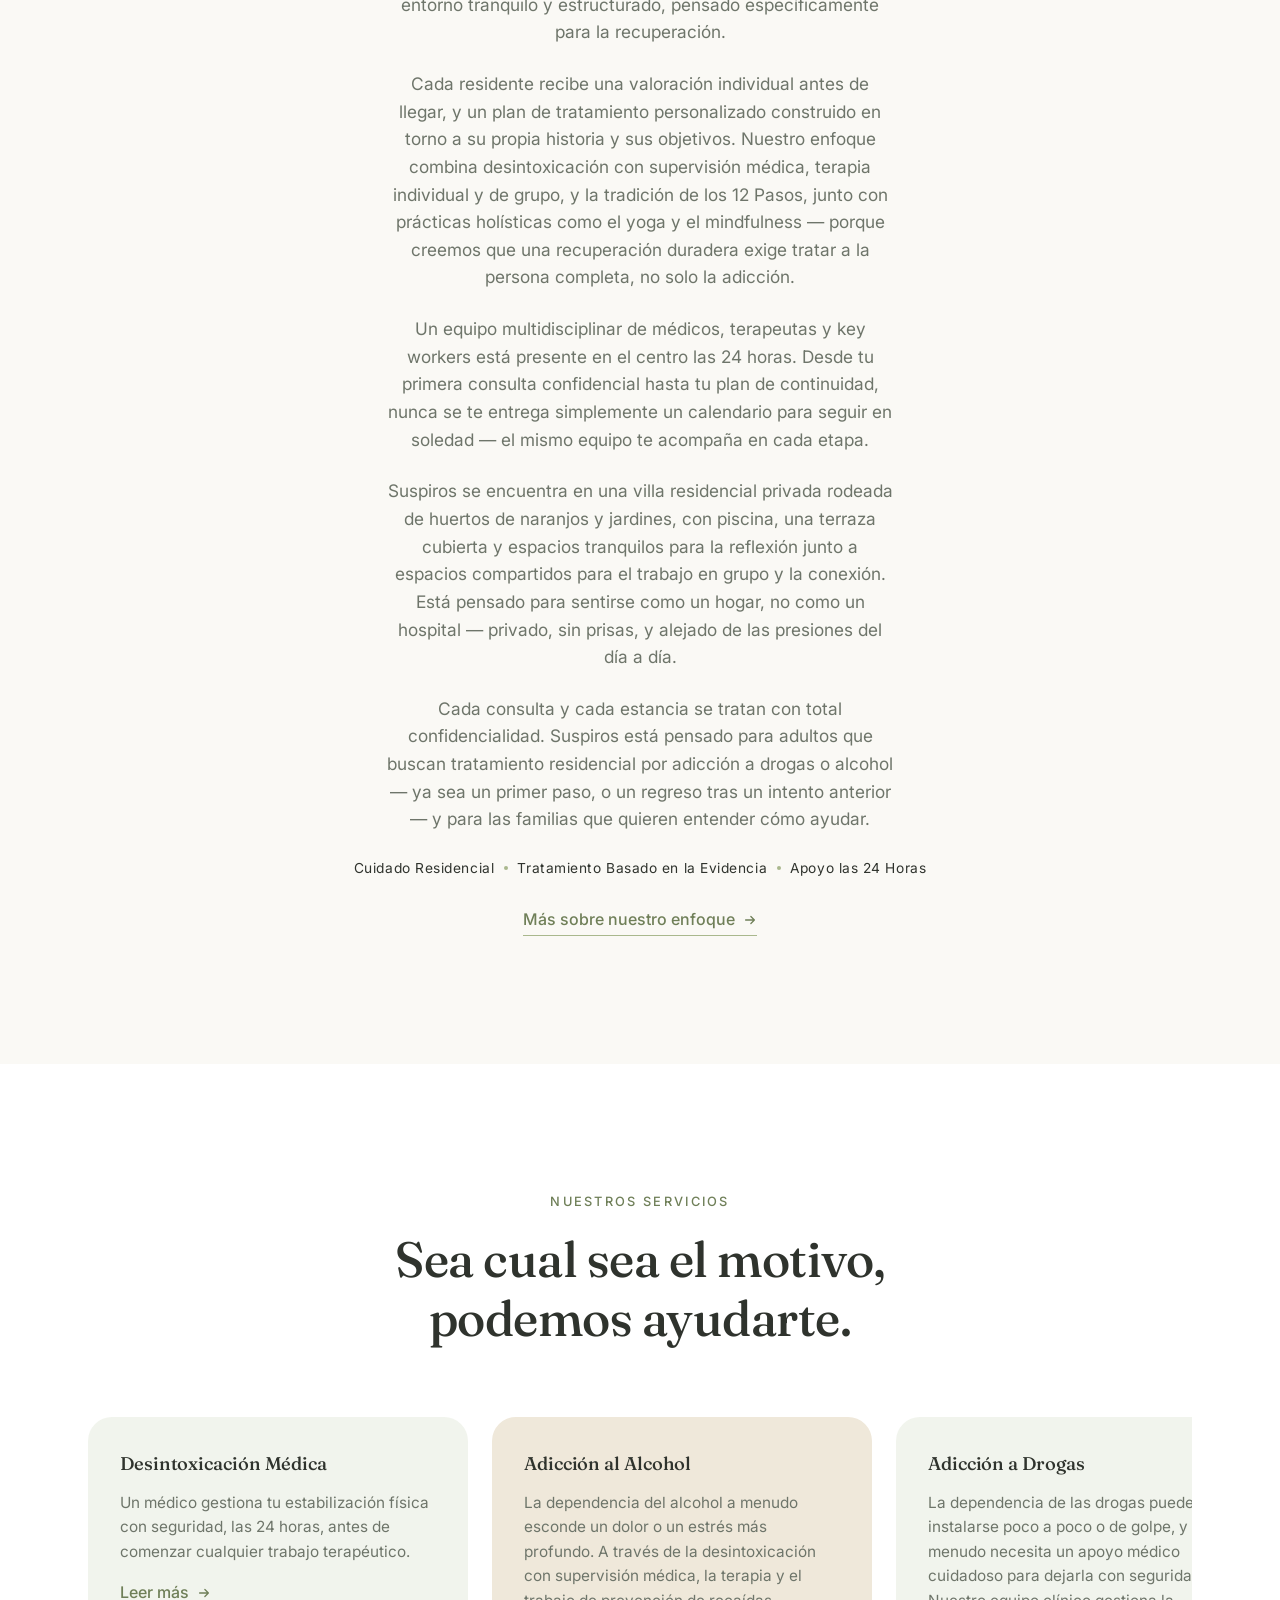
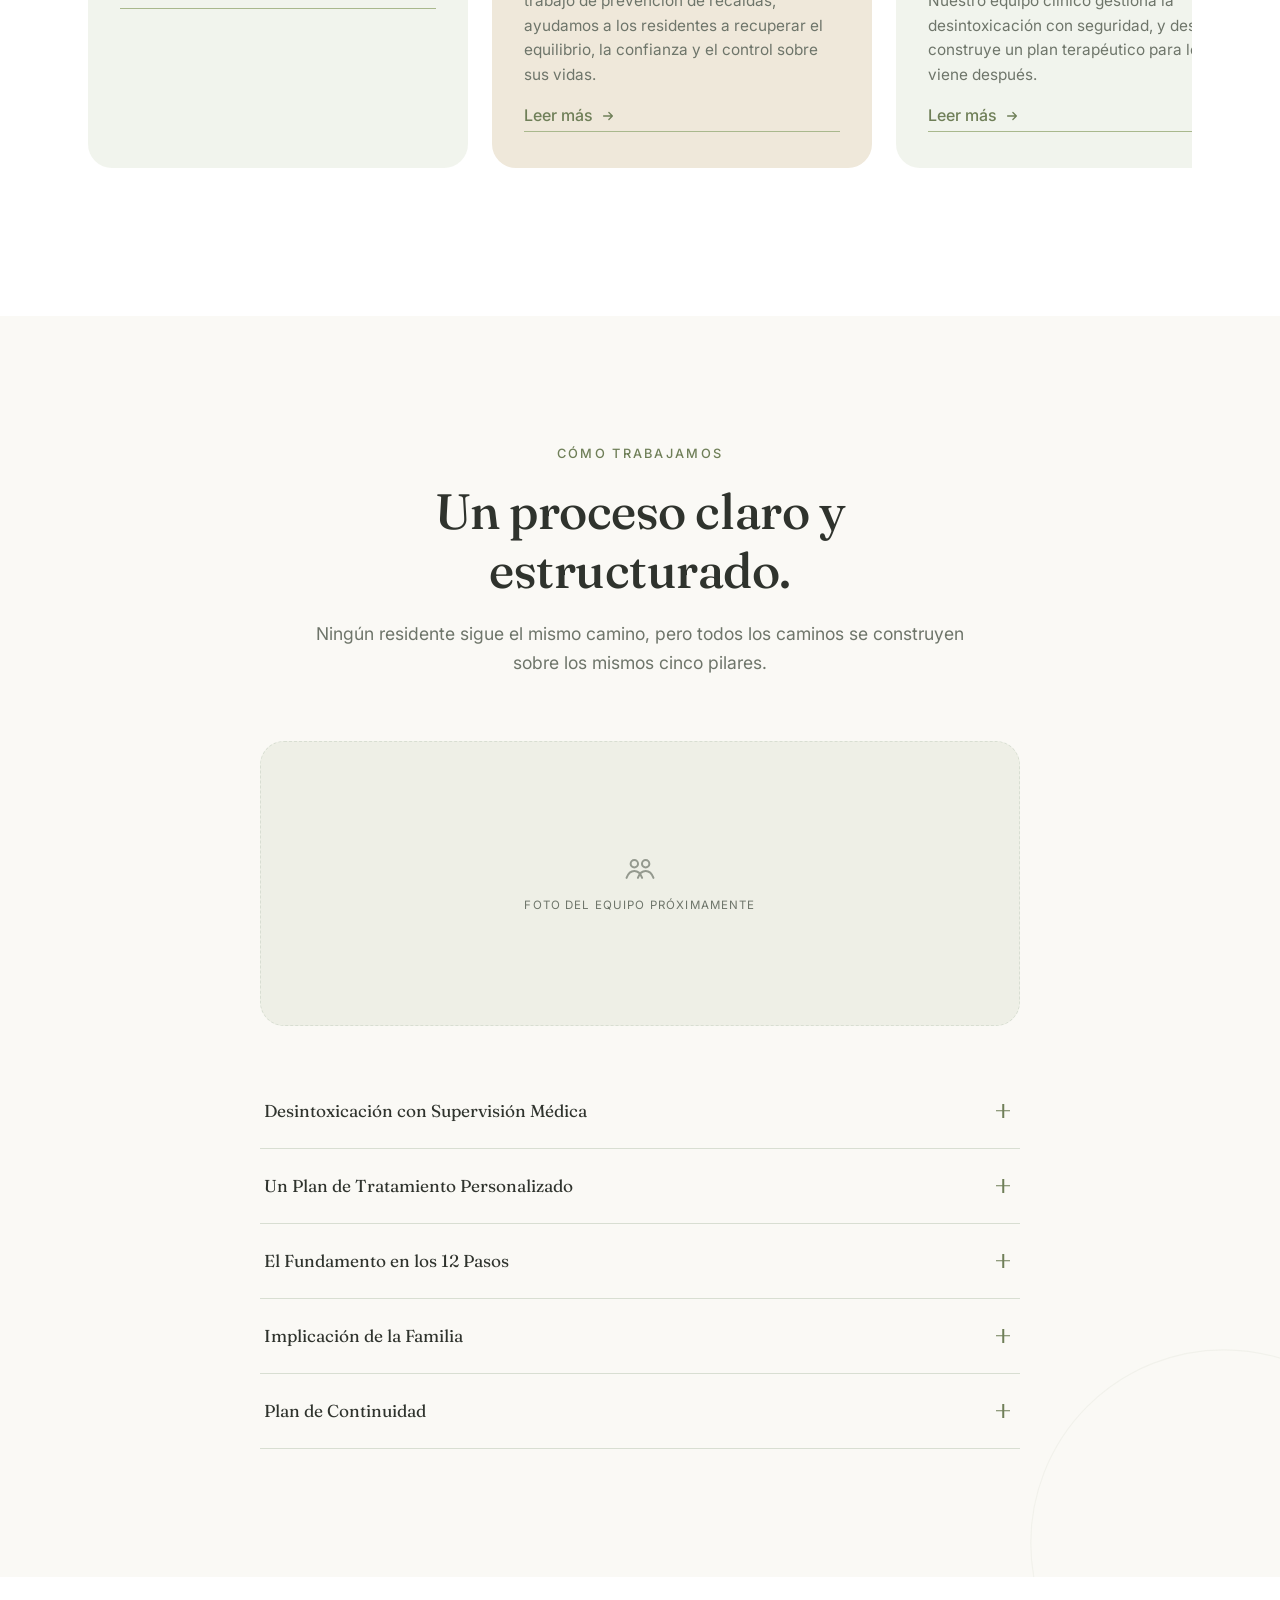
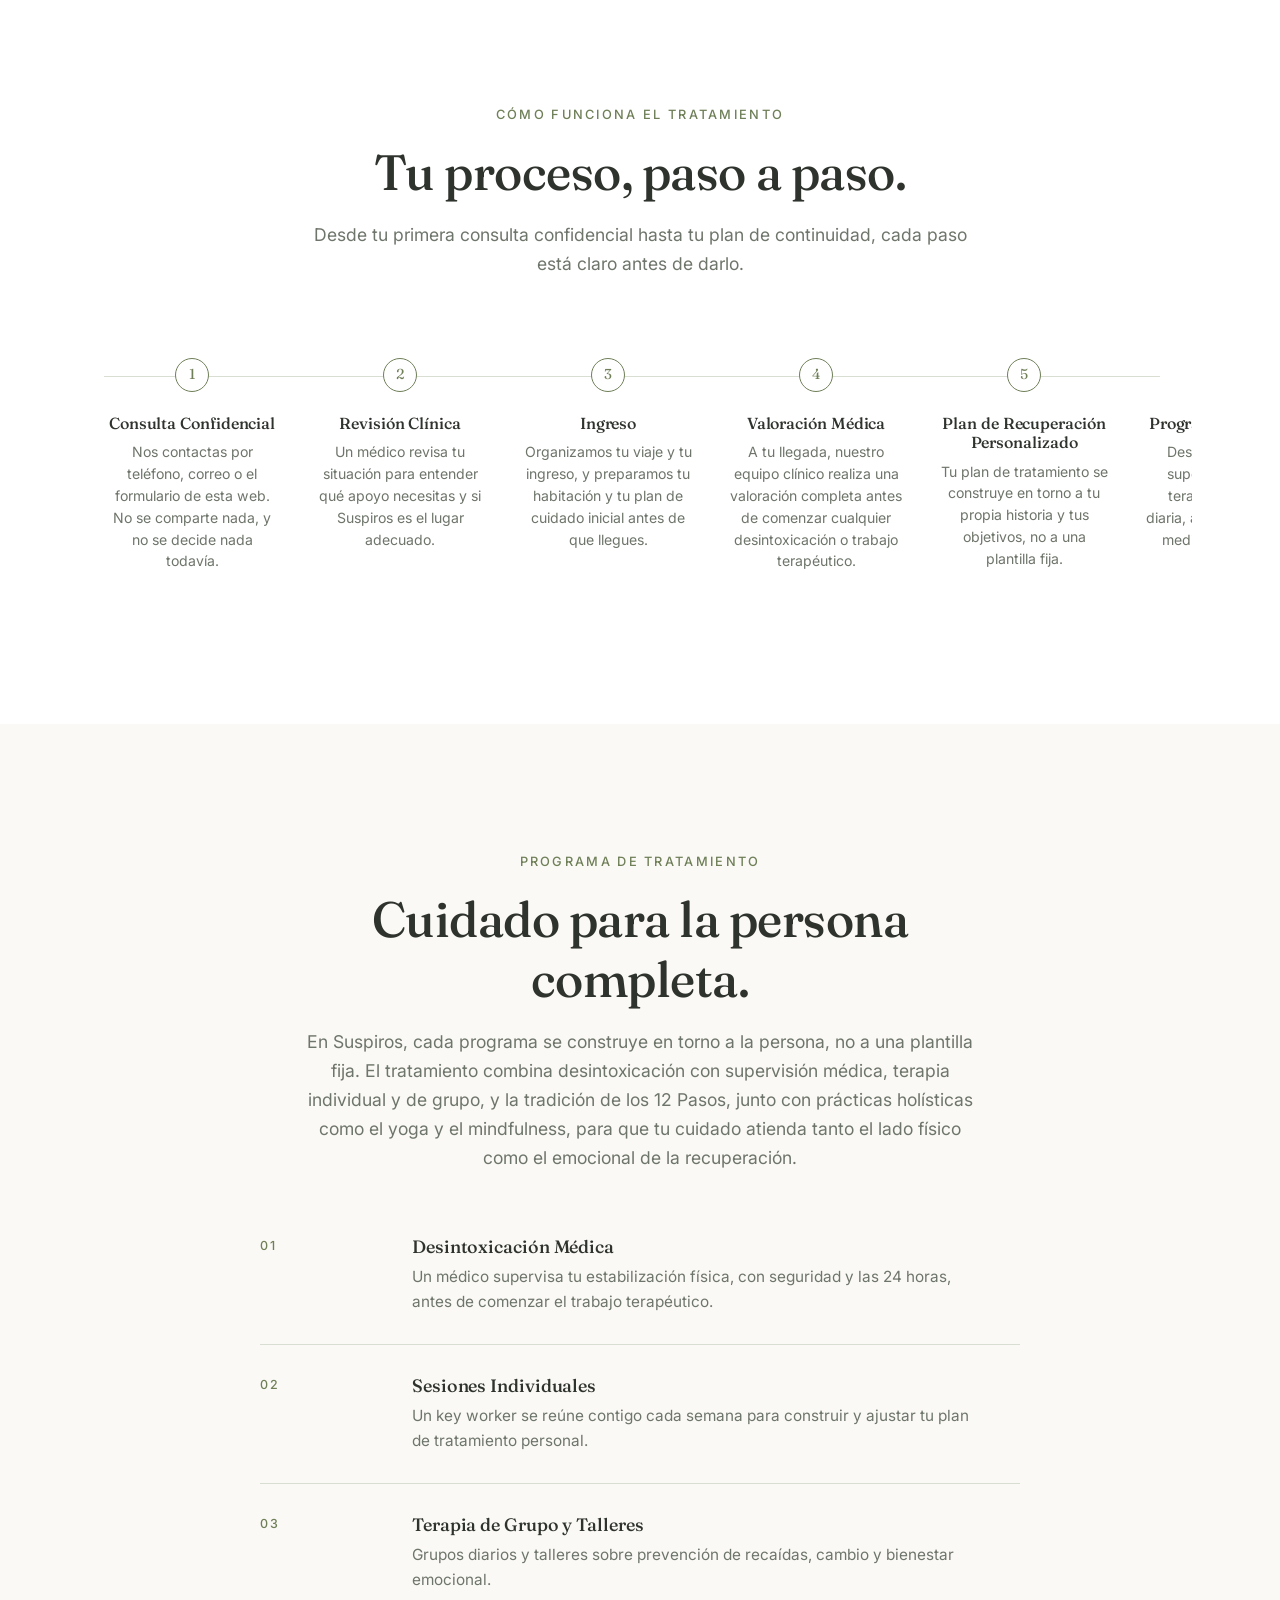
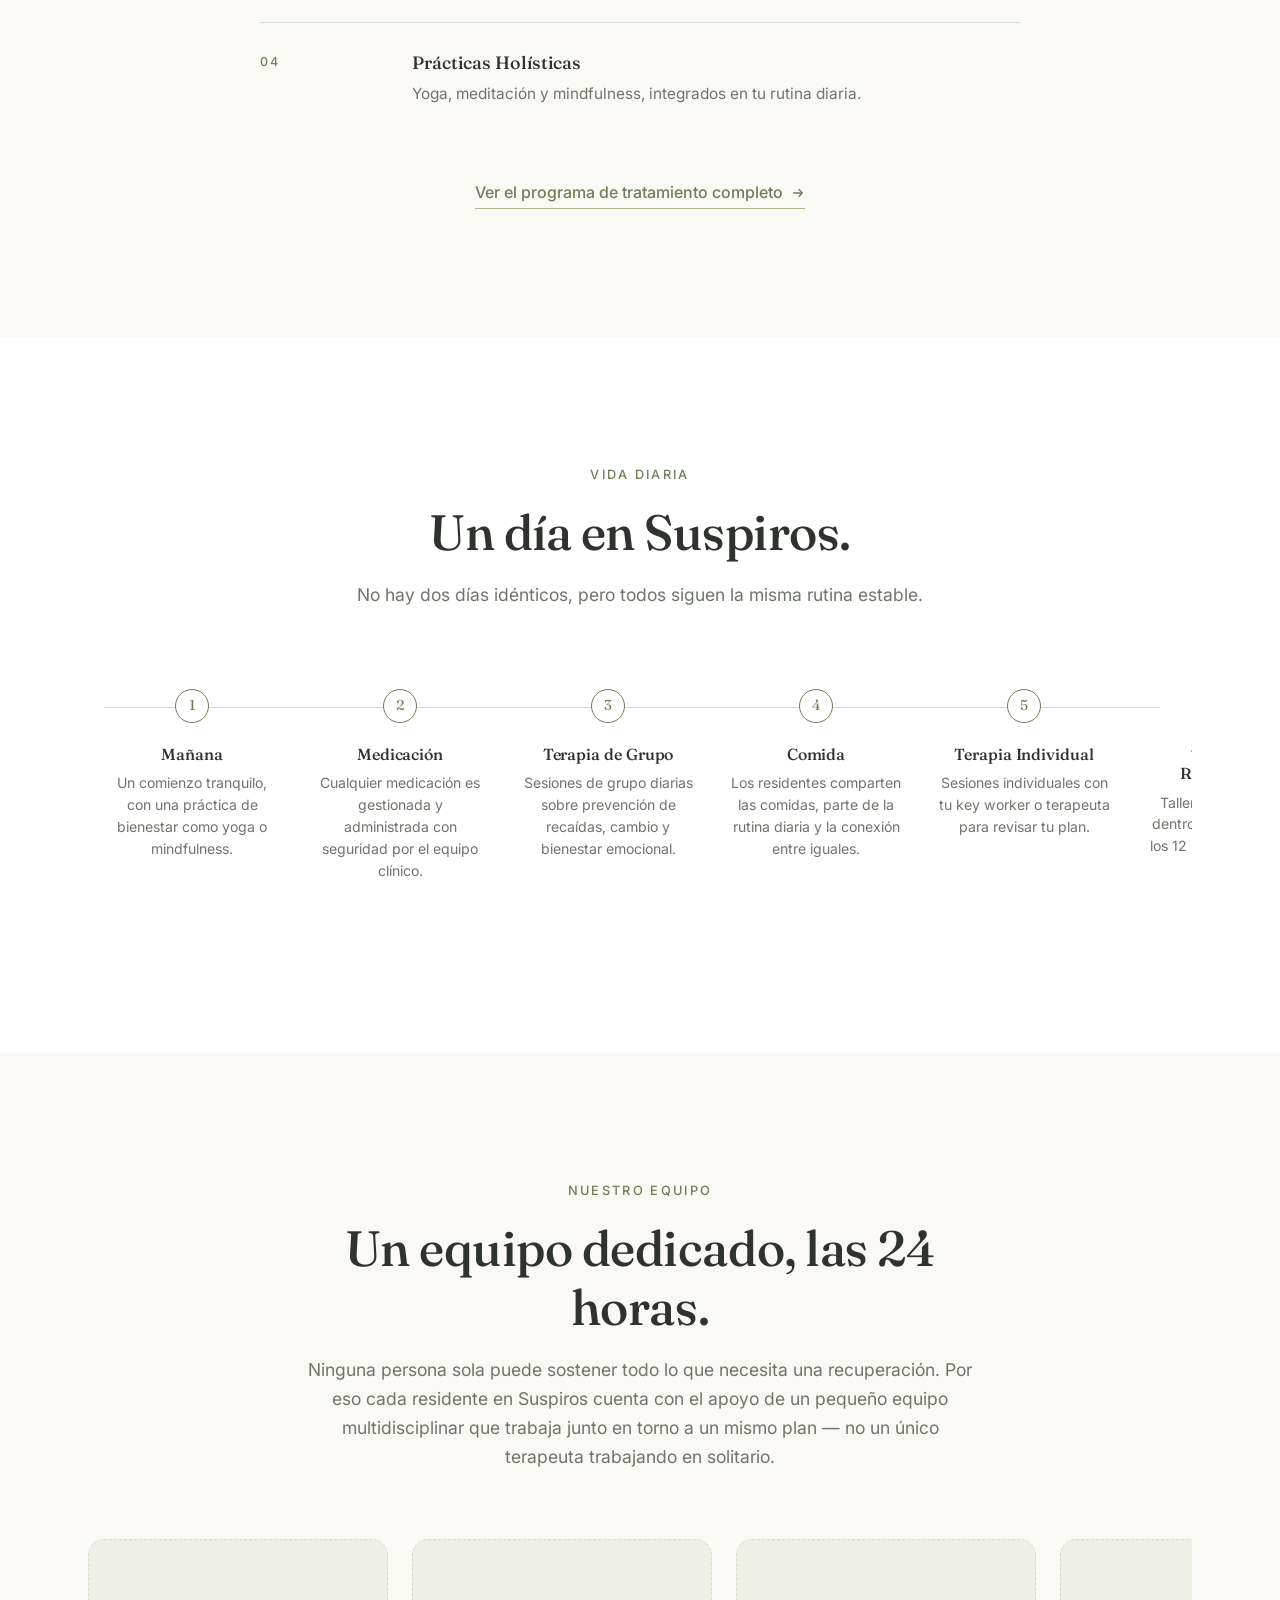
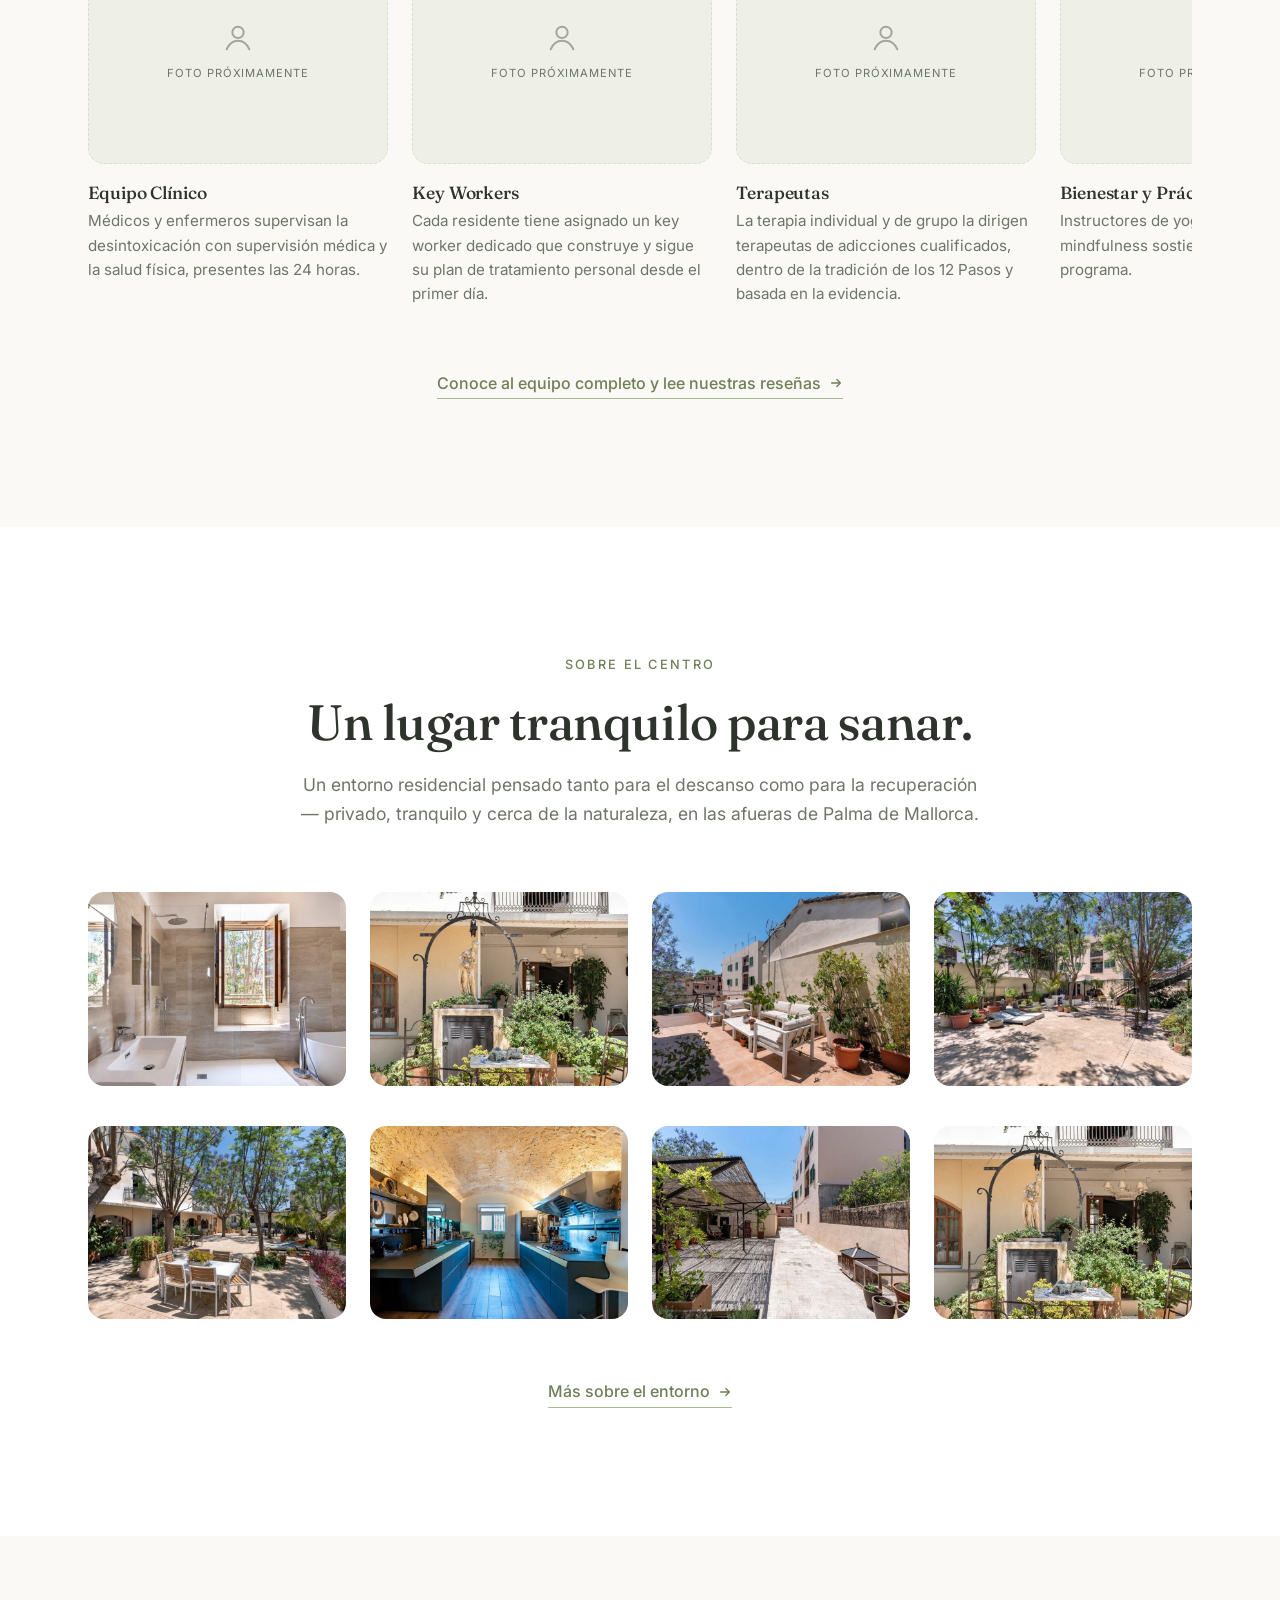
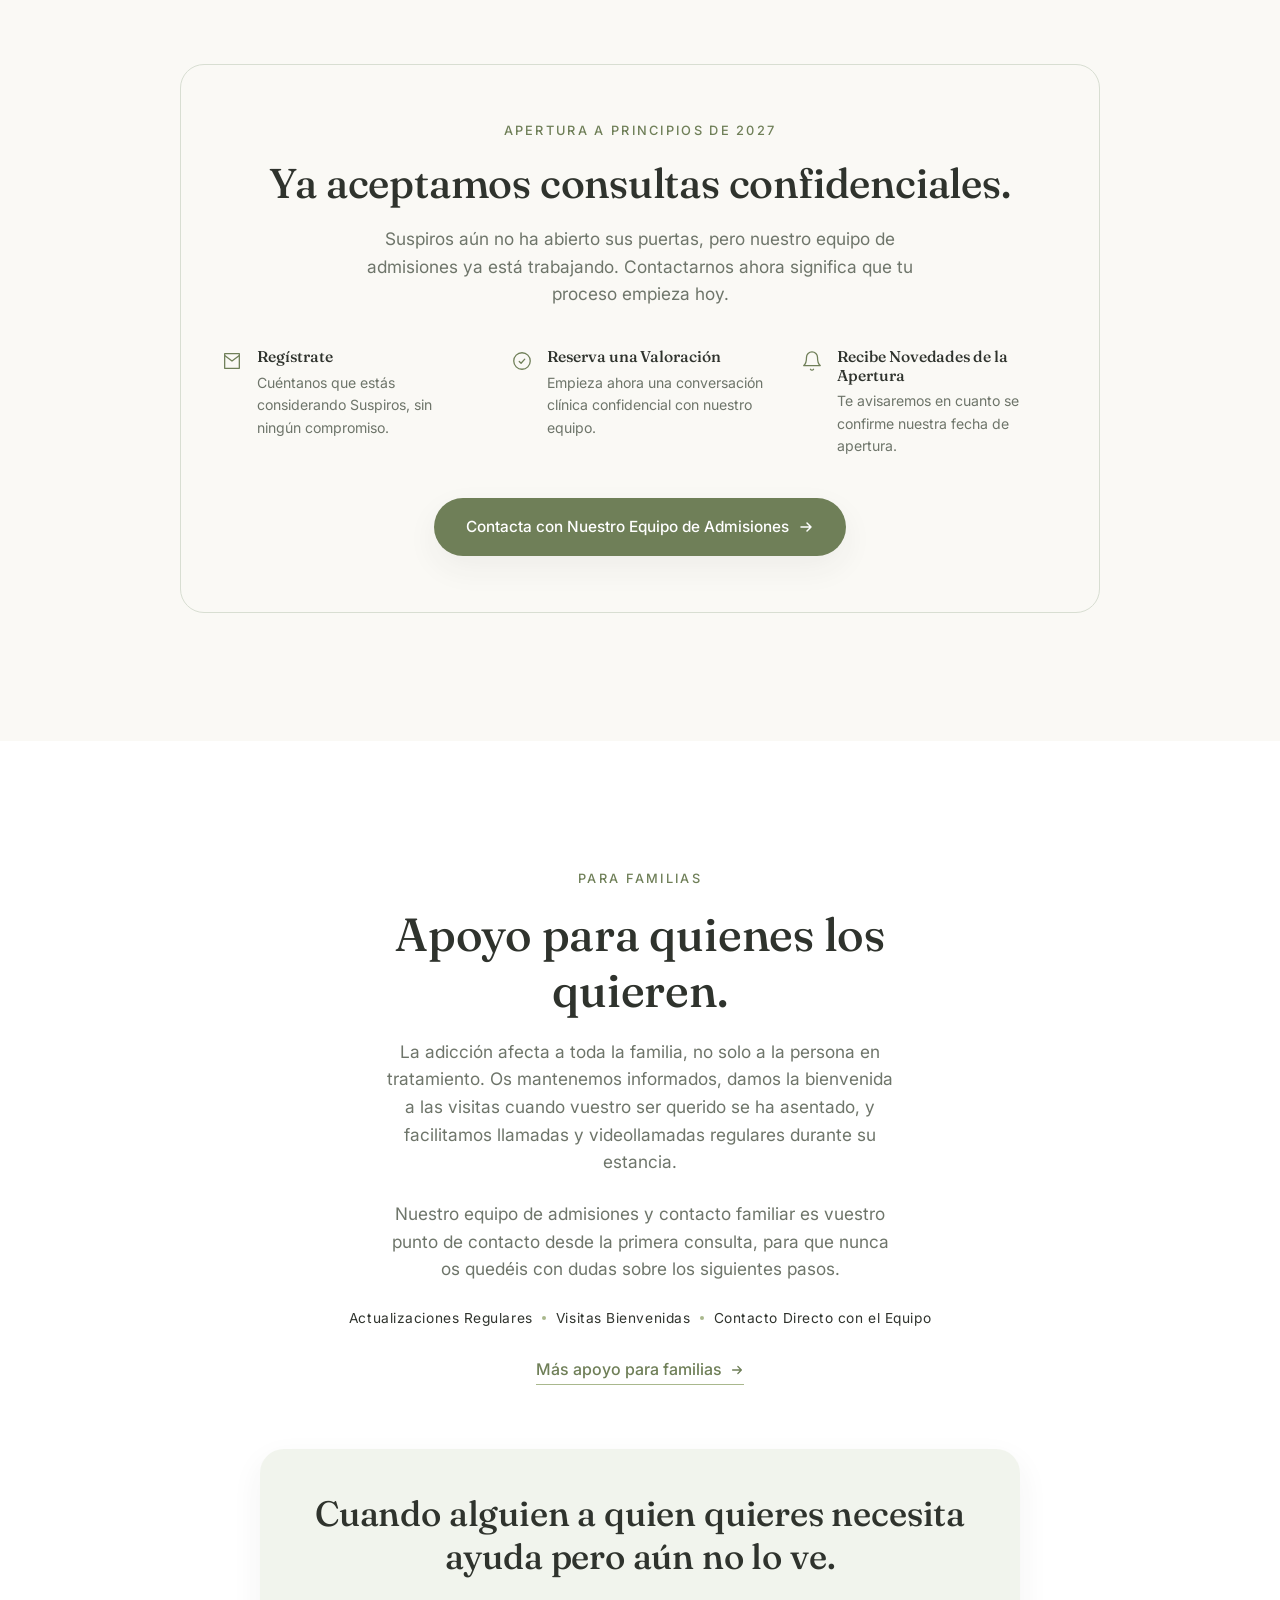
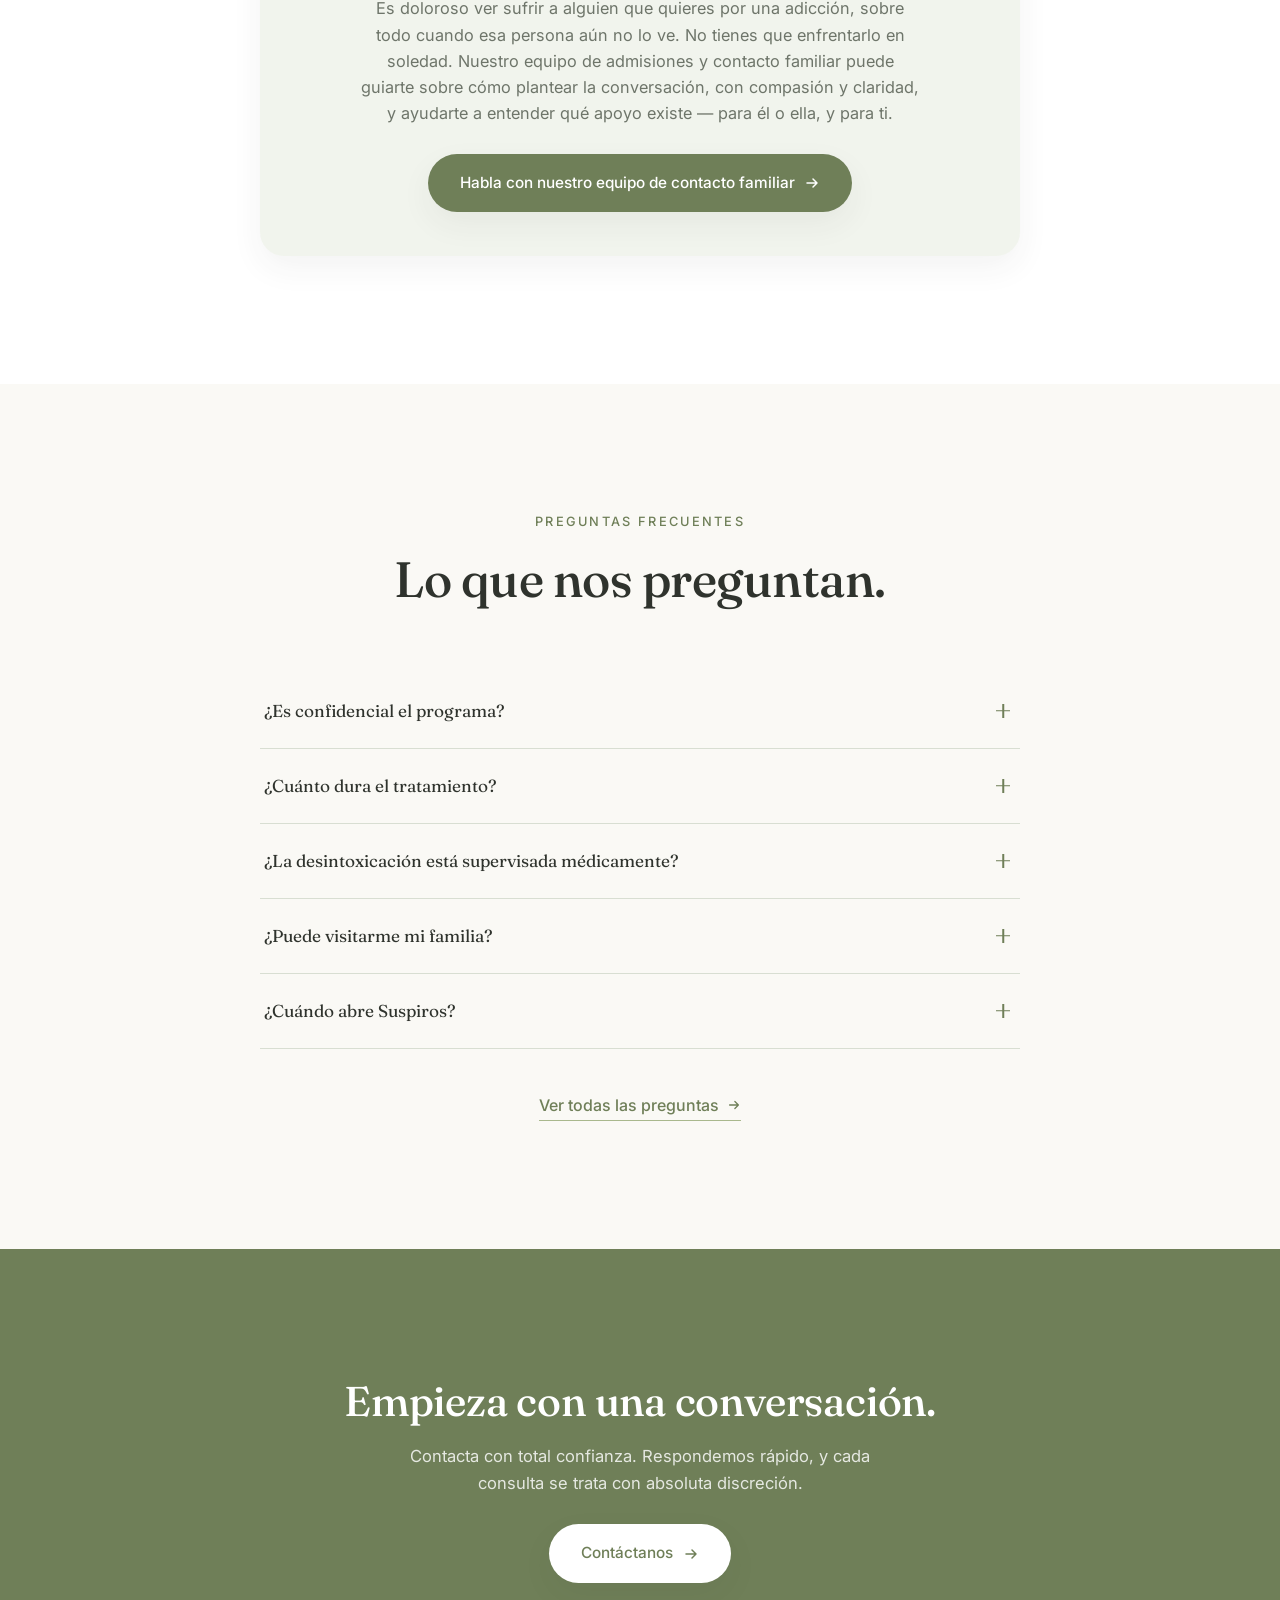
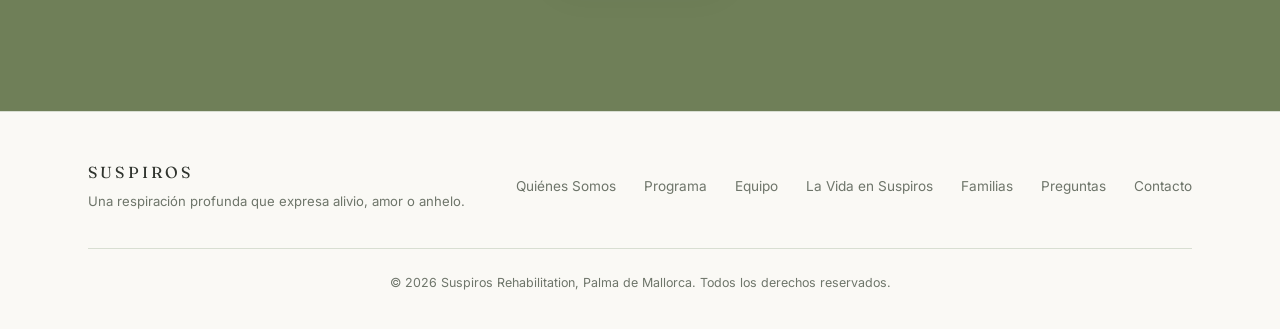
<file: es.html>
<!DOCTYPE html>
<html lang="es" data-force-lang="es">
<head>
<meta charset="UTF-8">
<meta name="viewport" content="width=device-width, initial-scale=1.0">
<title>Suspiros — Centro Privado de Rehabilitación, Mallorca</title>
<meta name="description" content="Un centro privado de rehabilitación para adicciones a drogas y alcohol en Mallorca. Desintoxicación con supervisión médica, tratamiento personalizado y un entorno tranquilo y estructurado.">
<meta name="theme-color" content="#FAF9F5">
<link rel="canonical" href="https://suspirosrehab.com/es">
<link rel="alternate" hreflang="en" href="https://suspirosrehab.com/">
<link rel="alternate" hreflang="es" href="https://suspirosrehab.com/es">
<link rel="alternate" hreflang="x-default" href="https://suspirosrehab.com/">
<meta property="og:title" content="Suspiros — Centro Privado de Rehabilitación, Mallorca">
<meta property="og:description" content="La recuperación empieza con una decisión. Un centro privado de rehabilitación para adicciones a drogas y alcohol en Mallorca.">
<meta property="og:type" content="website">
<meta property="og:url" content="https://suspirosrehab.com/es">
<meta property="og:site_name" content="Suspiros">
<meta property="og:image" content="https://suspirosrehab.com/images/og-image-es.jpg">
<meta property="og:image:width" content="1200">
<meta property="og:image:height" content="630">
<meta property="og:locale" content="es_ES">
<meta property="og:locale:alternate" content="en_GB">
<meta name="twitter:card" content="summary_large_image">
<meta name="twitter:title" content="Suspiros — Centro Privado de Rehabilitación, Mallorca">
<meta name="twitter:description" content="La recuperación empieza con una decisión. Un centro privado de rehabilitación para adicciones a drogas y alcohol en Mallorca.">
<meta name="twitter:image" content="https://suspirosrehab.com/images/og-image-es.jpg">
<link rel="icon" type="image/png" sizes="32x32" href="images/favicon-32.png">
<link rel="icon" type="image/png" sizes="180x180" href="images/favicon.png">
<link rel="apple-touch-icon" href="images/favicon.png">
<link rel="preconnect" href="https://fonts.googleapis.com">
<link rel="preconnect" href="https://fonts.gstatic.com" crossorigin>
<link href="https://fonts.googleapis.com/css2?family=Fraunces:ital,opsz,wght@0,9..144,400;0,9..144,500;0,9..144,600;1,9..144,400;1,9..144,500&family=Inter:wght@400;500;600&display=swap" rel="stylesheet">
<script type="application/ld+json">
{
  "@context": "https://schema.org",
  "@type": "MedicalBusiness",
  "name": "Suspiros",
  "description": "Centro privado de rehabilitación en Mallorca que ofrece desintoxicación con supervisión médica y tratamiento personalizado para adicciones.",
  "url": "https://suspirosrehab.com/es",
  "image": "https://suspirosrehab.com/images/og-image-es.jpg",
  "address": {
    "@type": "PostalAddress",
    "addressLocality": "Palma de Mallorca",
    "addressCountry": "ES"
  }
}
</script>
<link rel="stylesheet" href="assets/styles.css">
</head>
<body>

<a href="#main" class="skip-link" data-i18n="aria.skip">Saltar al contenido</a>

<div class="preloader" id="preloader" aria-hidden="true">
  <div class="preloader-mark"><span class="preloader-dot"></span>SUSPIROS</div>
</div>

<header>
  <a class="announcement-bar" href="contact.html" aria-label="Send an enquiry"><div class="ann-track"><span class="ann-item"><span class="ann-dot">✦</span><span data-i18n="announcement.text">Opening Early 2027 — send your confidential enquiry online today.</span><span class="ann-cta" data-i18n="announcement.cta">Send an enquiry →</span></span><span class="ann-item"><span class="ann-dot">✦</span><span data-i18n="announcement.text">Opening Early 2027 — send your confidential enquiry online today.</span><span class="ann-cta" data-i18n="announcement.cta">Send an enquiry →</span></span><span class="ann-item"><span class="ann-dot">✦</span><span data-i18n="announcement.text">Opening Early 2027 — send your confidential enquiry online today.</span><span class="ann-cta" data-i18n="announcement.cta">Send an enquiry →</span></span><span class="ann-item"><span class="ann-dot">✦</span><span data-i18n="announcement.text">Opening Early 2027 — send your confidential enquiry online today.</span><span class="ann-cta" data-i18n="announcement.cta">Send an enquiry →</span></span><span class="ann-item"><span class="ann-dot">✦</span><span data-i18n="announcement.text">Opening Early 2027 — send your confidential enquiry online today.</span><span class="ann-cta" data-i18n="announcement.cta">Send an enquiry →</span></span><span class="ann-item"><span class="ann-dot">✦</span><span data-i18n="announcement.text">Opening Early 2027 — send your confidential enquiry online today.</span><span class="ann-cta" data-i18n="announcement.cta">Send an enquiry →</span></span></div></a>
  <nav aria-label="Primary">
    <div class="nav-start">
      <a href="/" class="nav-logo"><img src="images/logo.png" alt="Suspiros" width="68" height="68" loading="eager"></a>
      <div class="nav-actions">
        <div class="lang-toggle" id="langToggle">
          <button type="button" data-lang="en">EN</button>
          <button type="button" data-lang="es">ES</button>
        </div>
        <a href="contact.html" class="nav-cta" data-i18n="nav.book">Reservar Valoración</a>
      </div>
    </div>
    <ul class="nav-links">
      <li><a href="about.html" data-i18n="nav.about">Quiénes Somos</a></li>
      <li><a href="programme.html" data-i18n="nav.program">Programa</a></li>
      <li><a href="team.html" data-i18n="nav.team">Equipo</a></li>
      <li><a href="life.html" data-i18n="nav.life">La Vida en Suspiros</a></li>
      <li><a href="family.html" data-i18n="nav.family">Familias</a></li>
      <li><a href="faq.html" data-i18n="nav.faq">Preguntas</a></li>
      <li><a href="contact.html" data-i18n="nav.contact">Contacto</a></li>
    </ul>
    <button class="nav-toggle" id="navToggle" aria-label="Abrir menú" data-i18n-aria="aria.menu" aria-expanded="false" aria-controls="mobileMenu">
      <svg class="icon-menu" viewBox="0 0 24 24" fill="none"><line x1="4" y1="7" x2="20" y2="7" stroke="currentColor" stroke-width="1.4" stroke-linecap="round"/><line x1="4" y1="12" x2="20" y2="12" stroke="currentColor" stroke-width="1.4" stroke-linecap="round"/><line x1="4" y1="17" x2="20" y2="17" stroke="currentColor" stroke-width="1.4" stroke-linecap="round"/></svg>
      <svg class="icon-close" viewBox="0 0 24 24" fill="none"><line x1="6" y1="6" x2="18" y2="18" stroke="currentColor" stroke-width="1.4" stroke-linecap="round"/><line x1="18" y1="6" x2="6" y2="18" stroke="currentColor" stroke-width="1.4" stroke-linecap="round"/></svg>
    </button>
  </nav>
</header>

<div class="mobile-menu" id="mobileMenu">
  <svg class="mobile-menu-bg" viewBox="0 0 500 500" fill="none" aria-hidden="true">
    <circle cx="250" cy="250" r="230" stroke="#6F7F58" stroke-width="1.4"/>
    <path d="M20 330C110 270 180 300 250 320C330 344 400 300 480 250" stroke="#6F7F58" stroke-width="1.4"/>
    <path d="M20 390C120 350 200 375 260 390C350 412 420 375 480 345" stroke="#6F7F58" stroke-width="1.4"/>
  </svg>
  <div class="mobile-menu-inner">
    <div class="mobile-menu-links" role="navigation" aria-label="Menu">
      <a href="about.html" data-i18n="nav.about">Quiénes Somos</a>
      <a href="programme.html" data-i18n="nav.program">Programa</a>
      <a href="team.html" data-i18n="nav.team">Equipo</a>
      <a href="life.html" data-i18n="nav.life">La Vida en Suspiros</a>
      <a href="family.html" data-i18n="nav.family">Familias</a>
      <a href="faq.html" data-i18n="nav.faq">Preguntas</a>
      <a href="contact.html" data-i18n="nav.contact">Contacto</a>
    </div>
    <div class="mobile-menu-actions">
      <a href="contact.html" class="nav-cta" data-i18n="nav.book">Reservar Valoración</a>
      <button type="button" class="btn-urgent" id="emergencyOpen" aria-haspopup="dialog" aria-controls="emergencyOverlay">
        <svg viewBox="0 0 24 24" fill="none"><path d="M12 9v4.5M12 16.2v.1M10.3 4.3L2.9 17.2c-.6 1 .1 2.3 1.3 2.3h15.6c1.2 0 1.9-1.3 1.3-2.3L13.7 4.3c-.6-1-2-1-2.6 0z" stroke="currentColor" stroke-width="1.5" stroke-linecap="round" stroke-linejoin="round"/></svg>
        <span data-i18n="nav.emergency">Ayuda Urgente</span>
      </button>
      <div class="lang-toggle" id="langToggleMobile">
        <button type="button" data-lang="en">EN</button>
        <span class="lang-toggle-sep" aria-hidden="true">/</span>
        <button type="button" data-lang="es">ES</button>
      </div>
    </div>
  </div>
</div>

<main id="main">

  <!-- HERO -->
  <section class="hero">
    <div class="hero-bg"></div>
    <div class="hero-bg-pattern"></div>
    <div class="hero-content">
      <span class="hero-eyebrow"><span class="hero-eyebrow-dot"></span>Palma de Mallorca</span>
      <h1 data-i18n="home.hero.title">Centro Privado de Rehabilitación para Adicciones a Drogas y Alcohol en Mallorca</h1>
      <p data-i18n="home.hero.sub">Tratamiento residencial confidencial que combina supervisión médica, cuidado terapéutico y programas de recuperación personalizados.</p>
      <div class="hero-ctas">
        <a href="contact.html" class="btn-primary">
          <span data-i18n="home.hero.cta">Reserva una Valoración Confidencial</span>
          <svg width="16" height="16" viewBox="0 0 16 16" fill="none"><path d="M3 8h10M9 4l4 4-4 4" stroke="white" stroke-width="1.5" stroke-linecap="round" stroke-linejoin="round"/></svg>
        </a>
        <a href="programme.html" class="btn-secondary">
          <span data-i18n="home.hero.cta2">Ver Nuestro Programa</span>
        </a>
      </div>
      <div class="hero-badges">
        <span class="hero-badge">
          <svg viewBox="0 0 24 24" fill="none"><path d="M5 20V10l7-5 7 5v10M9 20v-6h6v6" stroke="currentColor" stroke-width="1.5" stroke-linejoin="round"/></svg>
          <span data-i18n="home.hero.badge1">Rehabilitación Residencial</span>
        </span>
        <span class="hero-badge">
          <svg viewBox="0 0 24 24" fill="none"><path d="M12 3l7 3v6c0 4.5-3 7.5-7 9-4-1.5-7-4.5-7-9V6l7-3z" stroke="currentColor" stroke-width="1.5" stroke-linejoin="round"/><path d="M9.2 12.2l1.9 1.9 3.7-3.9" stroke="currentColor" stroke-width="1.5" stroke-linecap="round" stroke-linejoin="round"/></svg>
          <span data-i18n="home.hero.badge2">Supervisión Médica</span>
        </span>
        <span class="hero-badge">
          <svg viewBox="0 0 24 24" fill="none"><circle cx="12" cy="8" r="3.4" stroke="currentColor" stroke-width="1.5"/><path d="M5 20c1.6-4 4-6 7-6s5.4 2 7 6" stroke="currentColor" stroke-width="1.5" stroke-linecap="round"/></svg>
          <span data-i18n="home.hero.badge3">Planes de Tratamiento Individuales</span>
        </span>
        <span class="hero-badge">
          <svg viewBox="0 0 24 24" fill="none"><rect x="4" y="5" width="16" height="15" rx="2" stroke="currentColor" stroke-width="1.5"/><path d="M4 9.5h16M8 3v3.5M16 3v3.5" stroke="currentColor" stroke-width="1.5" stroke-linecap="round"/></svg>
          <span data-i18n="home.hero.badge4">Apertura a Principios de 2027</span>
        </span>
      </div>
    </div>
  </section>

  <!-- WHO WE ARE -->
  <section>
    <div class="container">
      <div class="about-grid">
        <div class="about-text reveal">
          <span class="section-eyebrow" data-i18n="page.about.eyebrow">Quiénes Somos</span>
          <h2 data-i18n="page.about.title" data-i18n-html="true">Un centro privado para la <em>recuperación</em> de adicciones.</h2>
          <p data-i18n="page.about.lead">Suspiros es un centro privado residencial para la adicción a drogas y alcohol, ubicado cerca de Palma de Mallorca, España. Ofrecemos tratamiento confidencial y con supervisión médica para adultos que están listos para un cambio, en un entorno tranquilo y estructurado, pensado específicamente para la recuperación.</p>
          <p data-i18n="page.about.p2">Cada residente recibe una valoración individual antes de llegar, y un plan de tratamiento personalizado construido en torno a su propia historia y sus objetivos. Nuestro enfoque combina desintoxicación con supervisión médica, terapia individual y de grupo, y la tradición de los 12 Pasos, junto con prácticas holísticas como el yoga y el mindfulness — porque creemos que una recuperación duradera exige tratar a la persona completa, no solo la adicción.</p>
          <p data-i18n="page.about.p3">Un equipo multidisciplinar de médicos, terapeutas y key workers está presente en el centro las 24 horas. Desde tu primera consulta confidencial hasta tu plan de continuidad, nunca se te entrega simplemente un calendario para seguir en soledad — el mismo equipo te acompaña en cada etapa.</p>
          <p data-i18n="page.about.p4">Suspiros se encuentra en una villa residencial privada rodeada de huertos de naranjos y jardines, con piscina, una terraza cubierta y espacios tranquilos para la reflexión junto a espacios compartidos para el trabajo en grupo y la conexión. Está pensado para sentirse como un hogar, no como un hospital — privado, sin prisas, y alejado de las presiones del día a día.</p>
          <p data-i18n="page.about.p5">Cada consulta y cada estancia se tratan con total confidencialidad. Suspiros está pensado para adultos que buscan tratamiento residencial por adicción a drogas o alcohol — ya sea un primer paso, o un regreso tras un intento anterior — y para las familias que quieren entender cómo ayudar.</p>
          <div class="about-tags">
            <span data-i18n="page.about.tag1">Cuidado Residencial</span><span class="about-tag-dot"></span>
            <span data-i18n="page.about.tag2">Tratamiento Basado en la Evidencia</span><span class="about-tag-dot"></span>
            <span data-i18n="page.about.tag3">Apoyo las 24 Horas</span>
          </div>
          <a href="about.html" class="teaser-link">
            <span data-i18n="home.about.link">Más sobre nuestro enfoque</span>
            <svg width="14" height="14" viewBox="0 0 16 16" fill="none"><path d="M3 8h10M9 4l4 4-4 4" stroke="#6F7F58" stroke-width="1.5" stroke-linecap="round" stroke-linejoin="round"/></svg>
          </a>
        </div>
      </div>
    </div>
  </section>

  <!-- SERVICES -->
  <section class="bg-alt">
    <div class="container">
      <div class="section-head reveal">
        <span class="section-eyebrow" data-i18n="page.help.eyebrow">Nuestros Servicios</span>
        <h2 data-i18n="page.help.title">Sea cual sea el motivo, podemos ayudarte.</h2>
      </div>
      <div class="slider-track">
        <div class="help-card tone-a reveal">
          <h3 data-i18n="page.help.detoxTitle">Desintoxicación Médica</h3>
          <p data-i18n="page.help.detoxText">Un médico gestiona tu estabilización física con seguridad, las 24 horas, antes de comenzar cualquier trabajo terapéutico.</p>
          <a href="programme.html" class="teaser-link">
            <span data-i18n="page.help.readMore">Leer más</span>
            <svg width="14" height="14" viewBox="0 0 16 16" fill="none"><path d="M3 8h10M9 4l4 4-4 4" stroke="#6F7F58" stroke-width="1.5" stroke-linecap="round" stroke-linejoin="round"/></svg>
          </a>
        </div>
        <div class="help-card tone-b reveal">
          <h3 data-i18n="page.help.alcoholTitle">Adicción al Alcohol</h3>
          <p data-i18n="page.help.alcoholText">La dependencia del alcohol a menudo esconde un dolor o un estrés más profundo. A través de la desintoxicación con supervisión médica, la terapia y el trabajo de prevención de recaídas, ayudamos a los residentes a recuperar el equilibrio, la confianza y el control sobre sus vidas.</p>
          <a href="programme.html" class="teaser-link">
            <span data-i18n="page.help.readMore">Leer más</span>
            <svg width="14" height="14" viewBox="0 0 16 16" fill="none"><path d="M3 8h10M9 4l4 4-4 4" stroke="#6F7F58" stroke-width="1.5" stroke-linecap="round" stroke-linejoin="round"/></svg>
          </a>
        </div>
        <div class="help-card tone-a reveal">
          <h3 data-i18n="page.help.drugTitle">Adicción a Drogas</h3>
          <p data-i18n="page.help.drugText">La dependencia de las drogas puede instalarse poco a poco o de golpe, y a menudo necesita un apoyo médico cuidadoso para dejarla con seguridad. Nuestro equipo clínico gestiona la desintoxicación con seguridad, y después construye un plan terapéutico para lo que viene después.</p>
          <a href="programme.html" class="teaser-link">
            <span data-i18n="page.help.readMore">Leer más</span>
            <svg width="14" height="14" viewBox="0 0 16 16" fill="none"><path d="M3 8h10M9 4l4 4-4 4" stroke="#6F7F58" stroke-width="1.5" stroke-linecap="round" stroke-linejoin="round"/></svg>
          </a>
        </div>
        <div class="help-card tone-b reveal">
          <h3 data-i18n="page.help.familyTitle">Apoyo Familiar</h3>
          <p data-i18n="page.help.familyText">La adicción afecta a toda la familia. Mantenemos informados a los seres queridos, damos la bienvenida a las visitas cuando es apropiado, y apoyamos a las familias durante todo el proceso.</p>
          <a href="family.html" class="teaser-link">
            <span data-i18n="page.help.readMore">Leer más</span>
            <svg width="14" height="14" viewBox="0 0 16 16" fill="none"><path d="M3 8h10M9 4l4 4-4 4" stroke="#6F7F58" stroke-width="1.5" stroke-linecap="round" stroke-linejoin="round"/></svg>
          </a>
        </div>
        <div class="help-card tone-a reveal">
          <h3 data-i18n="page.help.aftercareTitle">Continuidad</h3>
          <p data-i18n="page.help.aftercareText">Antes de irte, construimos juntos tu plan de continuidad, para que tu recuperación siga con estructura y apoyo al volver a casa.</p>
          <a href="programme.html" class="teaser-link">
            <span data-i18n="page.help.readMore">Leer más</span>
            <svg width="14" height="14" viewBox="0 0 16 16" fill="none"><path d="M3 8h10M9 4l4 4-4 4" stroke="#6F7F58" stroke-width="1.5" stroke-linecap="round" stroke-linejoin="round"/></svg>
          </a>
        </div>
      </div>
    </div>
  </section>

  <!-- HOW WE WORK -->
  <section class="how-we-work">
    <svg class="how-we-work-bg" viewBox="0 0 500 500" fill="none" aria-hidden="true">
      <circle cx="250" cy="250" r="230" stroke="#6F7F58" stroke-width="1.4"/>
      <path d="M20 330C110 270 180 300 250 320C330 344 400 300 480 250" stroke="#6F7F58" stroke-width="1.4"/>
      <path d="M20 390C120 350 200 375 260 390C350 412 420 375 480 345" stroke="#6F7F58" stroke-width="1.4"/>
    </svg>
    <div class="container">
      <div class="section-head reveal">
        <span class="section-eyebrow" data-i18n="page.how.eyebrow">Cómo Trabajamos</span>
        <h2 data-i18n="page.how.title">Un proceso claro y estructurado.</h2>
        <p data-i18n="page.how.lead">Ningún residente sigue el mismo camino, pero todos los caminos se construyen sobre los mismos cinco pilares.</p>
      </div>
      <div class="how-photo-placeholder reveal">
        <svg viewBox="0 0 24 24" fill="none"><circle cx="8" cy="9" r="2.6" stroke="currentColor" stroke-width="1.4"/><circle cx="16" cy="9" r="2.6" stroke="currentColor" stroke-width="1.4"/><path d="M2.5 19c1.2-3.2 3.3-4.8 5.5-4.8s4.3 1.6 5.5 4.8M10.5 19c1.2-3.2 3.3-4.8 5.5-4.8s4.3 1.6 5.5 4.8" stroke="currentColor" stroke-width="1.4" stroke-linecap="round"/></svg>
        <span data-i18n="page.how.photoSoon">Foto del Equipo Próximamente</span>
      </div>
      <div class="faq-list reveal">
        <div class="faq-item">
          <button class="faq-question" aria-expanded="false">
            <span data-i18n="page.how.q1">Desintoxicación con Supervisión Médica</span>
            <span class="faq-plus"></span>
          </button>
          <div class="faq-answer"><p data-i18n="page.how.a1">Un médico gestiona tu estabilización física con seguridad, las 24 horas, antes de comenzar el trabajo terapéutico. Nada se precipita, y nada queda sin supervisión.</p></div>
        </div>
        <div class="faq-item">
          <button class="faq-question" aria-expanded="false">
            <span data-i18n="page.how.q2">Un Plan de Tratamiento Personalizado</span>
            <span class="faq-plus"></span>
          </button>
          <div class="faq-answer"><p data-i18n="page.how.a2">Cada residente recibe una valoración individual y un plan de tratamiento construido en torno a su propia historia y sus objetivos, revisado regularmente con su key worker a medida que avanza.</p></div>
        </div>
        <div class="faq-item">
          <button class="faq-question" aria-expanded="false">
            <span data-i18n="page.how.q3">El Fundamento en los 12 Pasos</span>
            <span class="faq-plus"></span>
          </button>
          <div class="faq-answer"><p data-i18n="page.how.a3">Nuestro programa está basado en la tradición de los 12 Pasos, combinada con terapia basada en la evidencia y una rutina diaria estable — no vinculado a ninguna religión, y abierto a personas de todos los orígenes.</p></div>
        </div>
        <div class="faq-item">
          <button class="faq-question" aria-expanded="false">
            <span data-i18n="page.how.q4">Implicación de la Familia</span>
            <span class="faq-plus"></span>
          </button>
          <div class="faq-answer"><p data-i18n="page.how.a4">Cuando es apropiado y deseado, las sesiones familiares pueden formar parte del plan, y mantenemos informados a los seres queridos durante toda la estancia.</p></div>
        </div>
        <div class="faq-item">
          <button class="faq-question" aria-expanded="false">
            <span data-i18n="page.how.q5">Plan de Continuidad</span>
            <span class="faq-plus"></span>
          </button>
          <div class="faq-answer"><p data-i18n="page.how.a5">Antes de irte, construimos juntos tu plan de continuidad, para que tu recuperación siga con estructura y apoyo al volver a casa.</p></div>
        </div>
      </div>
    </div>
  </section>

  <!-- HOW TREATMENT WORKS -->
  <section class="bg-alt">
    <div class="container">
      <div class="section-head reveal">
        <span class="section-eyebrow" data-i18n="home.journey.eyebrow">Cómo Funciona el Tratamiento</span>
        <h2 data-i18n="home.journey.title">Tu proceso, paso a paso.</h2>
        <p data-i18n="home.journey.lead">Desde tu primera consulta confidencial hasta tu plan de continuidad, cada paso está claro antes de darlo.</p>
      </div>
      <div class="timeline-track reveal">
        <div class="timeline-step">
          <div class="timeline-dot">1</div>
          <h3 data-i18n="home.journey.s1Title">Consulta Confidencial</h3>
          <p data-i18n="home.journey.s1Text">Nos contactas por teléfono, correo o el formulario de esta web. No se comparte nada, y no se decide nada todavía.</p>
        </div>
        <div class="timeline-step">
          <div class="timeline-dot">2</div>
          <h3 data-i18n="home.journey.s2Title">Revisión Clínica</h3>
          <p data-i18n="home.journey.s2Text">Un médico revisa tu situación para entender qué apoyo necesitas y si Suspiros es el lugar adecuado.</p>
        </div>
        <div class="timeline-step">
          <div class="timeline-dot">3</div>
          <h3 data-i18n="home.journey.s3Title">Ingreso</h3>
          <p data-i18n="home.journey.s3Text">Organizamos tu viaje y tu ingreso, y preparamos tu habitación y tu plan de cuidado inicial antes de que llegues.</p>
        </div>
        <div class="timeline-step">
          <div class="timeline-dot">4</div>
          <h3 data-i18n="home.journey.s4Title">Valoración Médica</h3>
          <p data-i18n="home.journey.s4Text">A tu llegada, nuestro equipo clínico realiza una valoración completa antes de comenzar cualquier desintoxicación o trabajo terapéutico.</p>
        </div>
        <div class="timeline-step">
          <div class="timeline-dot">5</div>
          <h3 data-i18n="home.journey.s5Title">Plan de Recuperación Personalizado</h3>
          <p data-i18n="home.journey.s5Text">Tu plan de tratamiento se construye en torno a tu propia historia y tus objetivos, no a una plantilla fija.</p>
        </div>
        <div class="timeline-step">
          <div class="timeline-dot">6</div>
          <h3 data-i18n="home.journey.s6Title">Programa Residencial</h3>
          <p data-i18n="home.journey.s6Text">Desintoxicación con supervisión médica, terapia y estructura diaria, ajustadas contigo a medida que avanzas.</p>
        </div>
        <div class="timeline-step">
          <div class="timeline-dot">7</div>
          <h3 data-i18n="home.journey.s7Title">Plan de Continuidad</h3>
          <p data-i18n="home.journey.s7Text">Antes de irte, construimos juntos tu plan de continuidad, para que la recuperación siga con estructura y apoyo.</p>
        </div>
      </div>
    </div>
  </section>

  <!-- TREATMENT PROGRAMME -->
  <section>
    <div class="container">
      <div class="section-head reveal">
        <span class="section-eyebrow" data-i18n="page.program.eyebrow">Programa de Tratamiento</span>
        <h2 data-i18n="page.program.title">Cuidado para la persona completa.</h2>
        <p data-i18n="page.program.sub">En Suspiros, cada programa se construye en torno a la persona, no a una plantilla fija. El tratamiento combina desintoxicación con supervisión médica, terapia individual y de grupo, y la tradición de los 12 Pasos, junto con prácticas holísticas como el yoga y el mindfulness, para que tu cuidado atienda tanto el lado físico como el emocional de la recuperación.</p>
      </div>
      <div class="program-list">
        <div class="program-item reveal">
          <span class="program-num">01</span>
          <div>
            <h3 data-i18n="page.program.card1Title">Desintoxicación Médica</h3>
            <p data-i18n="page.program.card1Text">Un médico supervisa tu estabilización física, con seguridad y las 24 horas, antes de comenzar el trabajo terapéutico.</p>
          </div>
        </div>
        <div class="program-item reveal">
          <span class="program-num">02</span>
          <div>
            <h3 data-i18n="page.program.card2Title">Sesiones Individuales</h3>
            <p data-i18n="page.program.card2Text">Un key worker se reúne contigo cada semana para construir y ajustar tu plan de tratamiento personal.</p>
          </div>
        </div>
        <div class="program-item reveal">
          <span class="program-num">03</span>
          <div>
            <h3 data-i18n="page.program.card3Title">Terapia de Grupo y Talleres</h3>
            <p data-i18n="page.program.card3Text">Grupos diarios y talleres sobre prevención de recaídas, cambio y bienestar emocional.</p>
          </div>
        </div>
        <div class="program-item reveal">
          <span class="program-num">04</span>
          <div>
            <h3 data-i18n="page.program.card4Title">Prácticas Holísticas</h3>
            <p data-i18n="page.program.card4Text">Yoga, meditación y mindfulness, integrados en tu rutina diaria.</p>
          </div>
        </div>
      </div>
      <div class="section-more reveal">
        <a href="programme.html" class="teaser-link">
          <span data-i18n="home.program.link">Ver el programa de tratamiento completo</span>
          <svg width="14" height="14" viewBox="0 0 16 16" fill="none"><path d="M3 8h10M9 4l4 4-4 4" stroke="#6F7F58" stroke-width="1.5" stroke-linecap="round" stroke-linejoin="round"/></svg>
        </a>
      </div>
    </div>
  </section>

  <!-- DAILY LIFE -->
  <section class="bg-alt">
    <div class="container">
      <div class="section-head reveal">
        <span class="section-eyebrow" data-i18n="home.daily.eyebrow">Vida Diaria</span>
        <h2 data-i18n="home.daily.title">Un día en Suspiros.</h2>
        <p data-i18n="home.daily.lead">No hay dos días idénticos, pero todos siguen la misma rutina estable.</p>
      </div>
      <div class="timeline-track reveal">
        <div class="timeline-step">
          <div class="timeline-dot">1</div>
          <h3 data-i18n="home.daily.d1Title">Mañana</h3>
          <p data-i18n="home.daily.d1Text">Un comienzo tranquilo, con una práctica de bienestar como yoga o mindfulness.</p>
        </div>
        <div class="timeline-step">
          <div class="timeline-dot">2</div>
          <h3 data-i18n="home.daily.d2Title">Medicación</h3>
          <p data-i18n="home.daily.d2Text">Cualquier medicación es gestionada y administrada con seguridad por el equipo clínico.</p>
        </div>
        <div class="timeline-step">
          <div class="timeline-dot">3</div>
          <h3 data-i18n="home.daily.d3Title">Terapia de Grupo</h3>
          <p data-i18n="home.daily.d3Text">Sesiones de grupo diarias sobre prevención de recaídas, cambio y bienestar emocional.</p>
        </div>
        <div class="timeline-step">
          <div class="timeline-dot">4</div>
          <h3 data-i18n="home.daily.d4Title">Comida</h3>
          <p data-i18n="home.daily.d4Text">Los residentes comparten las comidas, parte de la rutina diaria y la conexión entre iguales.</p>
        </div>
        <div class="timeline-step">
          <div class="timeline-dot">5</div>
          <h3 data-i18n="home.daily.d5Title">Terapia Individual</h3>
          <p data-i18n="home.daily.d5Text">Sesiones individuales con tu key worker o terapeuta para revisar tu plan.</p>
        </div>
        <div class="timeline-step">
          <div class="timeline-dot">6</div>
          <h3 data-i18n="home.daily.d6Title">Talleres de Recuperación</h3>
          <p data-i18n="home.daily.d6Text">Talleres estructurados dentro de la tradición de los 12 Pasos y basada en la evidencia.</p>
        </div>
        <div class="timeline-step">
          <div class="timeline-dot">7</div>
          <h3 data-i18n="home.daily.d7Title">Actividades de Bienestar</h3>
          <p data-i18n="home.daily.d7Text">Tiempo al aire libre, en la piscina o en la sala de calma — el descanso como parte de la recuperación.</p>
        </div>
        <div class="timeline-step">
          <div class="timeline-dot">8</div>
          <h3 data-i18n="home.daily.d8Title">Reflexión Nocturna</h3>
          <p data-i18n="home.daily.d8Text">Un cierre tranquilo del día, a solas o con otros, antes de descansar.</p>
        </div>
      </div>
    </div>
  </section>

  <!-- OUR TEAM -->
  <section>
    <div class="container">
      <div class="section-head reveal">
        <span class="section-eyebrow" data-i18n="page.team.eyebrow">Nuestro Equipo</span>
        <h2 data-i18n="page.team.title">Un equipo dedicado, las 24 horas.</h2>
        <p data-i18n="page.team.intro">Ninguna persona sola puede sostener todo lo que necesita una recuperación. Por eso cada residente en Suspiros cuenta con el apoyo de un pequeño equipo multidisciplinar que trabaja junto en torno a un mismo plan — no un único terapeuta trabajando en solitario.</p>
      </div>
      <div class="slider-track">
        <div class="team-card reveal">
          <div class="team-photo-placeholder">
            <svg viewBox="0 0 24 24" fill="none"><circle cx="12" cy="8" r="4" stroke="currentColor" stroke-width="1.4"/><path d="M4 20c1.8-4 5-6 8-6s6.2 2 8 6" stroke="currentColor" stroke-width="1.4" stroke-linecap="round"/></svg>
            <span data-i18n="page.team.photoSoon">Foto Próximamente</span>
          </div>
          <div>
            <h3 data-i18n="page.team.r1Title">Equipo Clínico</h3>
            <p data-i18n="page.team.r1Text">Médicos y enfermeros supervisan la desintoxicación con supervisión médica y la salud física, presentes las 24 horas.</p>
          </div>
        </div>
        <div class="team-card reveal">
          <div class="team-photo-placeholder">
            <svg viewBox="0 0 24 24" fill="none"><circle cx="12" cy="8" r="4" stroke="currentColor" stroke-width="1.4"/><path d="M4 20c1.8-4 5-6 8-6s6.2 2 8 6" stroke="currentColor" stroke-width="1.4" stroke-linecap="round"/></svg>
            <span data-i18n="page.team.photoSoon">Foto Próximamente</span>
          </div>
          <div>
            <h3 data-i18n="page.team.r2Title">Key Workers</h3>
            <p data-i18n="page.team.r2Text">Cada residente tiene asignado un key worker dedicado que construye y sigue su plan de tratamiento personal desde el primer día.</p>
          </div>
        </div>
        <div class="team-card reveal">
          <div class="team-photo-placeholder">
            <svg viewBox="0 0 24 24" fill="none"><circle cx="12" cy="8" r="4" stroke="currentColor" stroke-width="1.4"/><path d="M4 20c1.8-4 5-6 8-6s6.2 2 8 6" stroke="currentColor" stroke-width="1.4" stroke-linecap="round"/></svg>
            <span data-i18n="page.team.photoSoon">Foto Próximamente</span>
          </div>
          <div>
            <h3 data-i18n="page.team.r3Title">Terapeutas</h3>
            <p data-i18n="page.team.r3Text">La terapia individual y de grupo la dirigen terapeutas de adicciones cualificados, dentro de la tradición de los 12 Pasos y basada en la evidencia.</p>
          </div>
        </div>
        <div class="team-card reveal">
          <div class="team-photo-placeholder">
            <svg viewBox="0 0 24 24" fill="none"><circle cx="12" cy="8" r="4" stroke="currentColor" stroke-width="1.4"/><path d="M4 20c1.8-4 5-6 8-6s6.2 2 8 6" stroke="currentColor" stroke-width="1.4" stroke-linecap="round"/></svg>
            <span data-i18n="page.team.photoSoon">Foto Próximamente</span>
          </div>
          <div>
            <h3 data-i18n="page.team.r4Title">Bienestar y Prácticas Holísticas</h3>
            <p data-i18n="page.team.r4Text">Instructores de yoga, meditación y mindfulness sostienen la rutina diaria del programa.</p>
          </div>
        </div>
        <div class="team-card reveal">
          <div class="team-photo-placeholder">
            <svg viewBox="0 0 24 24" fill="none"><circle cx="12" cy="8" r="4" stroke="currentColor" stroke-width="1.4"/><path d="M4 20c1.8-4 5-6 8-6s6.2 2 8 6" stroke="currentColor" stroke-width="1.4" stroke-linecap="round"/></svg>
            <span data-i18n="page.team.photoSoon">Foto Próximamente</span>
          </div>
          <div>
            <h3 data-i18n="page.team.r5Title">Admisiones y Contacto Familiar</h3>
            <p data-i18n="page.team.r5Text">Un punto de contacto dedicado te guía durante la consulta y el ingreso, y mantiene informadas a las familias durante toda la estancia.</p>
          </div>
        </div>
      </div>
      <div class="section-more reveal">
        <a href="team.html" class="teaser-link">
          <span data-i18n="home.team.link">Conoce al equipo completo y lee nuestras reseñas</span>
          <svg width="14" height="14" viewBox="0 0 16 16" fill="none"><path d="M3 8h10M9 4l4 4-4 4" stroke="#6F7F58" stroke-width="1.5" stroke-linecap="round" stroke-linejoin="round"/></svg>
        </a>
      </div>
    </div>
  </section>

  <!-- ABOUT THE PROPERTY -->
  <section class="bg-alt">
    <div class="container">
      <div class="section-head reveal">
        <span class="section-eyebrow" data-i18n="home.property.eyebrow">Sobre el Centro</span>
        <h2 data-i18n="page.life.title">Un lugar tranquilo para sanar.</h2>
        <p data-i18n="page.life.lead">Un entorno residencial pensado tanto para el descanso como para la recuperación — privado, tranquilo y cerca de la naturaleza, en las afueras de Palma de Mallorca.</p>
      </div>
      <div class="property-grid reveal">
        <div class="property-card">
          <div class="property-placeholder property-photo"><img src="images/property-banos.jpg" alt="Baño" loading="lazy"></div>
        </div>
        <div class="property-card">
          <div class="property-placeholder property-photo"><img src="images/property-entrada.jpg" alt="Patio de entrada" loading="lazy"></div>
        </div>
        <div class="property-card">
          <div class="property-placeholder property-photo"><img src="images/property-terraza.jpg" alt="Terraza" loading="lazy"></div>
        </div>
        <div class="property-card">
          <div class="property-placeholder property-photo"><img src="images/property-patio.jpg" alt="Jardín" loading="lazy"></div>
        </div>
        <div class="property-card">
          <div class="property-placeholder property-photo"><img src="images/property-mesa.jpg" alt="Zona de comedor exterior" loading="lazy"></div>
        </div>
        <div class="property-card">
          <div class="property-placeholder property-photo"><img src="images/property-cocina.jpg" alt="Cocina" loading="lazy"></div>
        </div>
        <div class="property-card">
          <div class="property-placeholder property-photo"><img src="images/property-pergola.jpg" alt="Pérgola" loading="lazy"></div>
        </div>
        <div class="property-card">
          <div class="property-placeholder property-photo"><img src="images/property-entrada.jpg" alt="Entrada" loading="lazy"></div>
        </div>
      </div>
      <div class="section-more reveal">
        <a href="life.html" class="teaser-link">
          <span data-i18n="home.life.link">Más sobre el entorno</span>
          <svg width="14" height="14" viewBox="0 0 16 16" fill="none"><path d="M3 8h10M9 4l4 4-4 4" stroke="#6F7F58" stroke-width="1.5" stroke-linecap="round" stroke-linejoin="round"/></svg>
        </a>
      </div>
    </div>
  </section>

  <!-- OPENING 2027 -->
  <section>
    <div class="container">
      <div class="opening-panel reveal">
        <span class="section-eyebrow" data-i18n="home.opening.eyebrow">Apertura a Principios de 2027</span>
        <h2 data-i18n="home.opening.title">Ya aceptamos consultas confidenciales.</h2>
        <p data-i18n="home.opening.lead">Suspiros aún no ha abierto sus puertas, pero nuestro equipo de admisiones ya está trabajando. Contactarnos ahora significa que tu proceso empieza hoy.</p>
        <div class="opening-options">
          <div class="opening-option">
            <svg viewBox="0 0 24 24" fill="none"><path d="M4 4h16v16H4z" stroke="currentColor" stroke-width="1.4" stroke-linejoin="round"/><path d="M4 6l8 6 8-6" stroke="currentColor" stroke-width="1.4" stroke-linejoin="round"/></svg>
            <div>
              <h3 data-i18n="home.opening.o1Title">Regístrate</h3>
              <p data-i18n="home.opening.o1Text">Cuéntanos que estás considerando Suspiros, sin ningún compromiso.</p>
            </div>
          </div>
          <div class="opening-option">
            <svg viewBox="0 0 24 24" fill="none"><circle cx="12" cy="12" r="9" stroke="currentColor" stroke-width="1.4"/><path d="M9 12.5l2 2 4-4.5" stroke="currentColor" stroke-width="1.4" stroke-linecap="round" stroke-linejoin="round"/></svg>
            <div>
              <h3 data-i18n="home.opening.o2Title">Reserva una Valoración</h3>
              <p data-i18n="home.opening.o2Text">Empieza ahora una conversación clínica confidencial con nuestro equipo.</p>
            </div>
          </div>
          <div class="opening-option">
            <svg viewBox="0 0 24 24" fill="none"><path d="M18 8a6 6 0 10-12 0c0 7-3 9-3 9h18s-3-2-3-9z" stroke="currentColor" stroke-width="1.4" stroke-linejoin="round"/><path d="M13.7 21a2 2 0 01-3.4 0" stroke="currentColor" stroke-width="1.4" stroke-linecap="round"/></svg>
            <div>
              <h3 data-i18n="home.opening.o3Title">Recibe Novedades de la Apertura</h3>
              <p data-i18n="home.opening.o3Text">Te avisaremos en cuanto se confirme nuestra fecha de apertura.</p>
            </div>
          </div>
        </div>
        <a href="contact.html" class="btn-primary">
          <span data-i18n="home.opening.cta">Contacta con Nuestro Equipo de Admisiones</span>
          <svg width="16" height="16" viewBox="0 0 16 16" fill="none"><path d="M3 8h10M9 4l4 4-4 4" stroke="white" stroke-width="1.5" stroke-linecap="round" stroke-linejoin="round"/></svg>
        </a>
      </div>
    </div>
  </section>

  <!-- FOR FAMILIES -->
  <section class="bg-alt">
    <div class="container">
      <div class="about-grid">
        <div class="about-text reveal">
          <span class="section-eyebrow" data-i18n="page.family.eyebrow">Para Familias</span>
          <h2 data-i18n="page.family.title">Apoyo para quienes los quieren.</h2>
          <p data-i18n="page.family.lead">La adicción afecta a toda la familia, no solo a la persona en tratamiento. Os mantenemos informados, damos la bienvenida a las visitas cuando vuestro ser querido se ha asentado, y facilitamos llamadas y videollamadas regulares durante su estancia.</p>
          <p data-i18n="page.family.p2">Nuestro equipo de admisiones y contacto familiar es vuestro punto de contacto desde la primera consulta, para que nunca os quedéis con dudas sobre los siguientes pasos.</p>
          <div class="about-tags">
            <span data-i18n="page.family.tag1">Actualizaciones Regulares</span><span class="about-tag-dot"></span>
            <span data-i18n="page.family.tag2">Visitas Bienvenidas</span><span class="about-tag-dot"></span>
            <span data-i18n="page.family.tag3">Contacto Directo con el Equipo</span>
          </div>
          <a href="family.html" class="teaser-link">
            <span data-i18n="home.family.link">Más apoyo para familias</span>
            <svg width="14" height="14" viewBox="0 0 16 16" fill="none"><path d="M3 8h10M9 4l4 4-4 4" stroke="#6F7F58" stroke-width="1.5" stroke-linecap="round" stroke-linejoin="round"/></svg>
          </a>
        </div>
      </div>

      <div class="intervention-card reveal">
        <h2 data-i18n="page.intervention.title">Cuando alguien a quien quieres necesita ayuda pero aún no lo ve.</h2>
        <p data-i18n="page.intervention.text">Es doloroso ver sufrir a alguien que quieres por una adicción, sobre todo cuando esa persona aún no lo ve. No tienes que enfrentarlo en soledad. Nuestro equipo de admisiones y contacto familiar puede guiarte sobre cómo plantear la conversación, con compasión y claridad, y ayudarte a entender qué apoyo existe — para él o ella, y para ti.</p>
        <a href="contact.html" class="btn-primary">
          <span data-i18n="page.intervention.cta">Habla con nuestro equipo de contacto familiar</span>
          <svg width="16" height="16" viewBox="0 0 16 16" fill="none"><path d="M3 8h10M9 4l4 4-4 4" stroke="white" stroke-width="1.5" stroke-linecap="round" stroke-linejoin="round"/></svg>
        </a>
      </div>
    </div>
  </section>

  <!-- FAQ -->
  <section>
    <div class="container">
      <div class="section-head reveal">
        <span class="section-eyebrow" data-i18n="page.faq.eyebrow">Preguntas Frecuentes</span>
        <h2 data-i18n="page.faq.title">Lo que nos preguntan.</h2>
      </div>
      <div class="faq-list reveal">
        <div class="faq-item">
          <button class="faq-question" aria-expanded="false">
            <span data-i18n="page.faq.q1">¿Es confidencial el programa?</span>
            <span class="faq-plus"></span>
          </button>
          <div class="faq-answer"><p data-i18n="page.faq.a1">Sí. Cada consulta y cada estancia son totalmente privadas.</p></div>
        </div>
        <div class="faq-item">
          <button class="faq-question" aria-expanded="false">
            <span data-i18n="page.faq.q2">¿Cuánto dura el tratamiento?</span>
            <span class="faq-plus"></span>
          </button>
          <div class="faq-answer"><p data-i18n="page.faq.a2">Los programas suelen durar de 8 a 12 semanas, adaptados a ti.</p></div>
        </div>
        <div class="faq-item">
          <button class="faq-question" aria-expanded="false">
            <span data-i18n="page.faq.q3">¿La desintoxicación está supervisada médicamente?</span>
            <span class="faq-plus"></span>
          </button>
          <div class="faq-answer"><p data-i18n="page.faq.a3">Sí. Un médico supervisa cada paso, día y noche.</p></div>
        </div>
        <div class="faq-item">
          <button class="faq-question" aria-expanded="false">
            <span data-i18n="page.faq.q4">¿Puede visitarme mi familia?</span>
            <span class="faq-plus"></span>
          </button>
          <div class="faq-answer"><p data-i18n="page.faq.a4">Sí, tras un periodo inicial de adaptación, con cita previa.</p></div>
        </div>
        <div class="faq-item">
          <button class="faq-question" aria-expanded="false">
            <span data-i18n="page.faq.q6">¿Cuándo abre Suspiros?</span>
            <span class="faq-plus"></span>
          </button>
          <div class="faq-answer"><p data-i18n="page.faq.a6">Abrimos a principios de 2027. Ya estamos atendiendo consultas y valoraciones confidenciales antes de esa fecha.</p></div>
        </div>
      </div>
      <div class="section-more reveal">
        <a href="faq.html" class="teaser-link">
          <span data-i18n="home.faq.link">Ver todas las preguntas</span>
          <svg width="14" height="14" viewBox="0 0 16 16" fill="none"><path d="M3 8h10M9 4l4 4-4 4" stroke="#6F7F58" stroke-width="1.5" stroke-linecap="round" stroke-linejoin="round"/></svg>
        </a>
      </div>
    </div>
  </section>

  <!-- CTA -->
  <section class="home-cta">
    <div class="container">
      <div class="teaser reveal">
        <h2 data-i18n="home.cta.title">Empieza con una conversación.</h2>
        <p data-i18n="home.cta.sub">Contacta con total confianza. Respondemos rápido, y cada consulta se trata con absoluta discreción.</p>
        <a href="contact.html" class="btn-primary">
          <span data-i18n="home.cta.button">Contáctanos</span>
          <svg width="16" height="16" viewBox="0 0 16 16" fill="none"><path d="M3 8h10M9 4l4 4-4 4" stroke="white" stroke-width="1.5" stroke-linecap="round" stroke-linejoin="round"/></svg>
        </a>
      </div>
    </div>
  </section>

</main>

<footer>
  <div class="container">
    <div class="footer-inner">
      <div>
        <div class="footer-mark">SUSPIROS</div>
        <div class="footer-tag" data-i18n="footer.tag">Una respiración profunda que expresa alivio, amor o anhelo.</div>
      </div>
      <ul class="footer-links">
        <li><a href="about.html" data-i18n="nav.about">Quiénes Somos</a></li>
        <li><a href="programme.html" data-i18n="nav.program">Programa</a></li>
        <li><a href="team.html" data-i18n="nav.team">Equipo</a></li>
        <li><a href="life.html" data-i18n="nav.life">La Vida en Suspiros</a></li>
        <li><a href="family.html" data-i18n="nav.family">Familias</a></li>
        <li><a href="faq.html" data-i18n="nav.faq">Preguntas</a></li>
        <li><a href="contact.html" data-i18n="nav.contact">Contacto</a></li>
      </ul>
    </div>
    <div class="footer-bottom" data-i18n="footer.copy">© 2026 Suspiros Rehabilitation, Palma de Mallorca. Todos los derechos reservados.</div>
  </div>
</footer>

<div class="floating-cta" id="floatingCta">
  <a href="contact.html" data-i18n="nav.book">Reservar Valoración</a>
</div>

<!-- EMERGENCY MODAL -->
<div class="emergency-overlay" id="emergencyOverlay" role="dialog" aria-modal="true" aria-labelledby="emergencyTitle" aria-hidden="true">
  <div class="emergency-backdrop" id="emergencyBackdrop"></div>
  <div class="emergency-card">
    <button type="button" class="emergency-close" id="emergencyClose" aria-label="Cerrar" data-i18n-aria="aria.close">&times;</button>
    <h3 id="emergencyTitle" data-i18n="emergency.title">¿Necesitas ayuda ahora mismo?</h3>
    <p class="emergency-intro" data-i18n="emergency.intro">Estos son servicios de emergencia independientes, disponibles 24/7 — no gestionados por Suspiros.</p>
    <ul class="emergency-list">
      <li><a href="tel:112"><span data-i18n="emergency.spainLabel">España — Emergencias</span><strong>112</strong></a></li>
      <li><a href="tel:024"><span data-i18n="emergency.spainCrisisLabel">España — Línea de conducta suicida</span><strong>024</strong></a></li>
      <li><a href="tel:116123"><span data-i18n="emergency.ukLabel">Reino Unido e Irlanda — Samaritans</span><strong>116 123</strong></a></li>
      <li><a href="tel:+18006624357"><span data-i18n="emergency.usLabel">EE. UU. — Línea SAMHSA</span><strong>1-800-662-4357</strong></a></li>
    </ul>
    <p class="emergency-footnote" data-i18n="emergency.footnote">Si tú o alguien más está en peligro inmediato, llama al número de emergencias local.</p>
  </div>
</div>

<!-- COOKIE NOTICE -->
<div class="cookie-banner" id="cookieBanner" role="dialog" aria-live="polite" aria-label="Cookie notice">
  <p data-i18n="cookie.text">Usamos una pequeña cantidad de almacenamiento local para recordar tu idioma y mejorar tu visita. No vendemos ni compartimos datos personales.</p>
  <button type="button" class="btn-primary" id="cookieAccept"><span data-i18n="cookie.accept">Entendido</span></button>
</div>

<script src="assets/i18n.js"></script>
<script src="assets/main.js"></script>

</body>
</html>
</file>
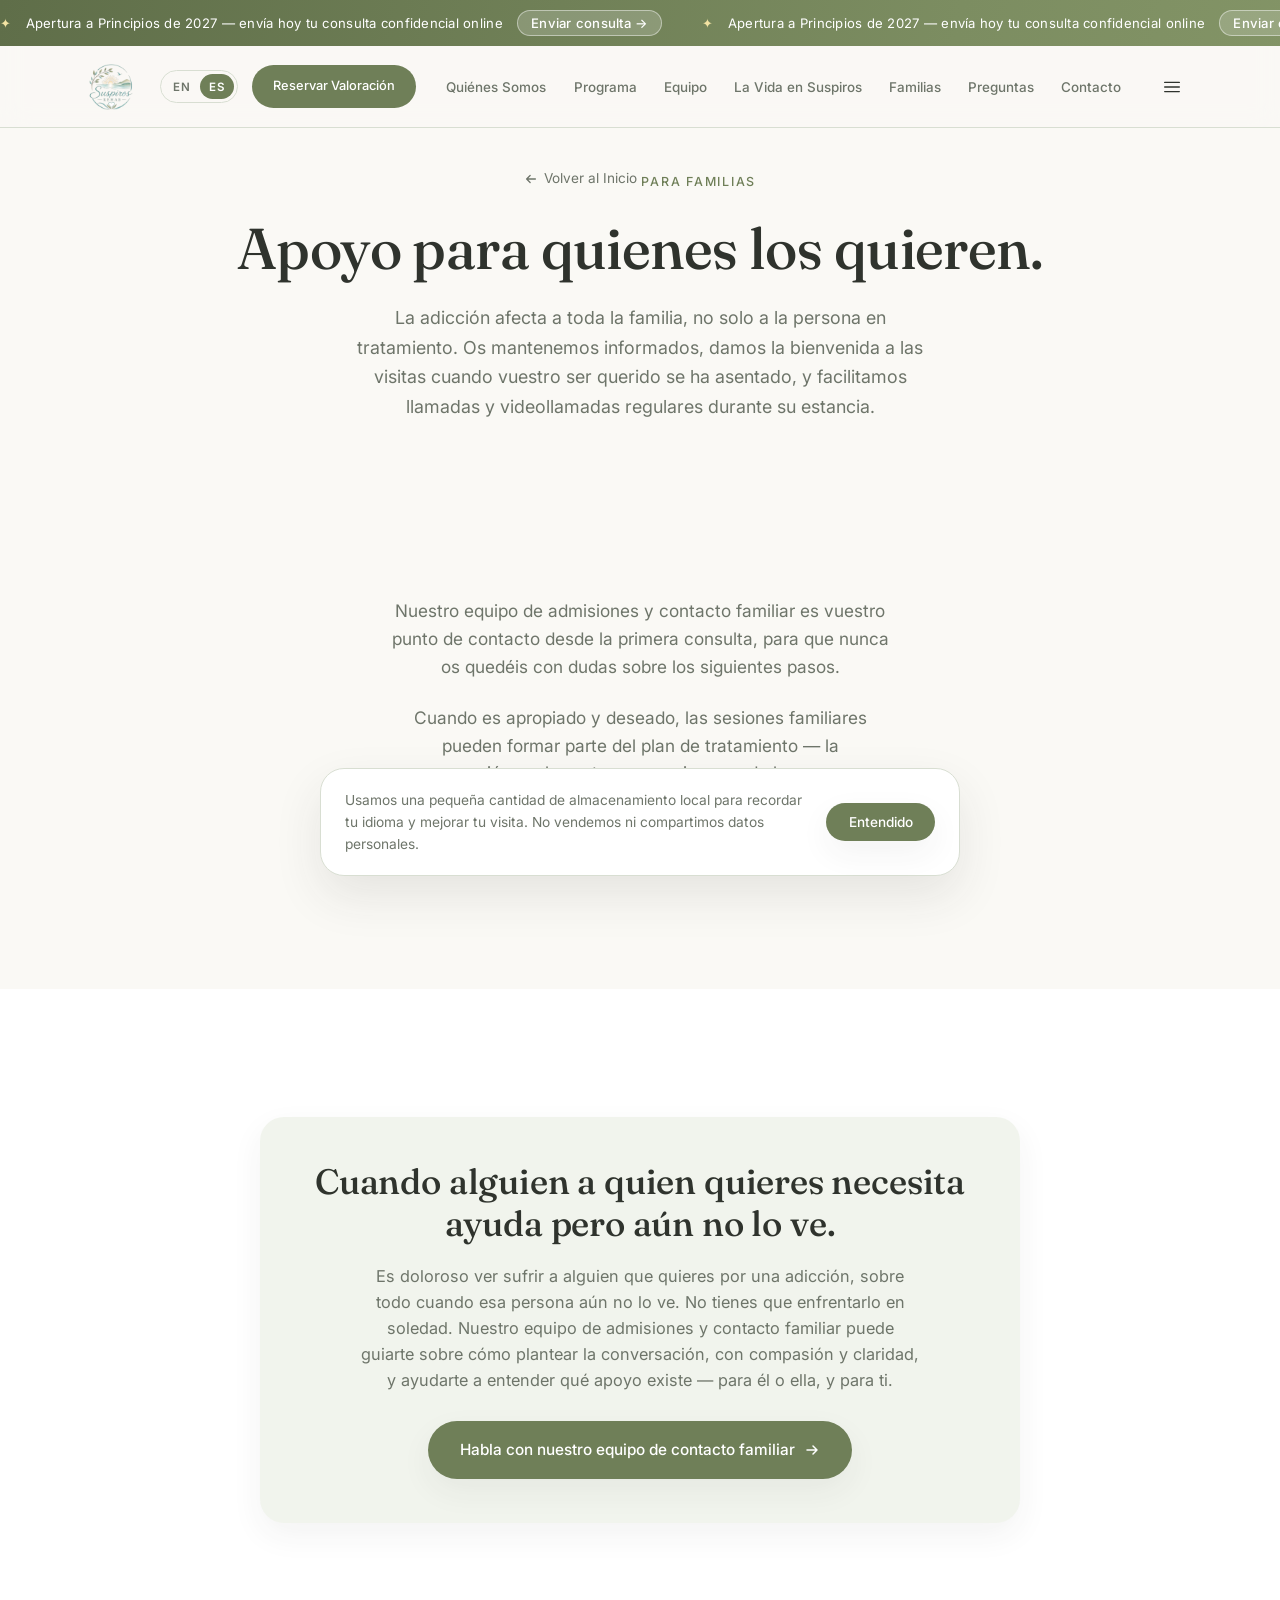
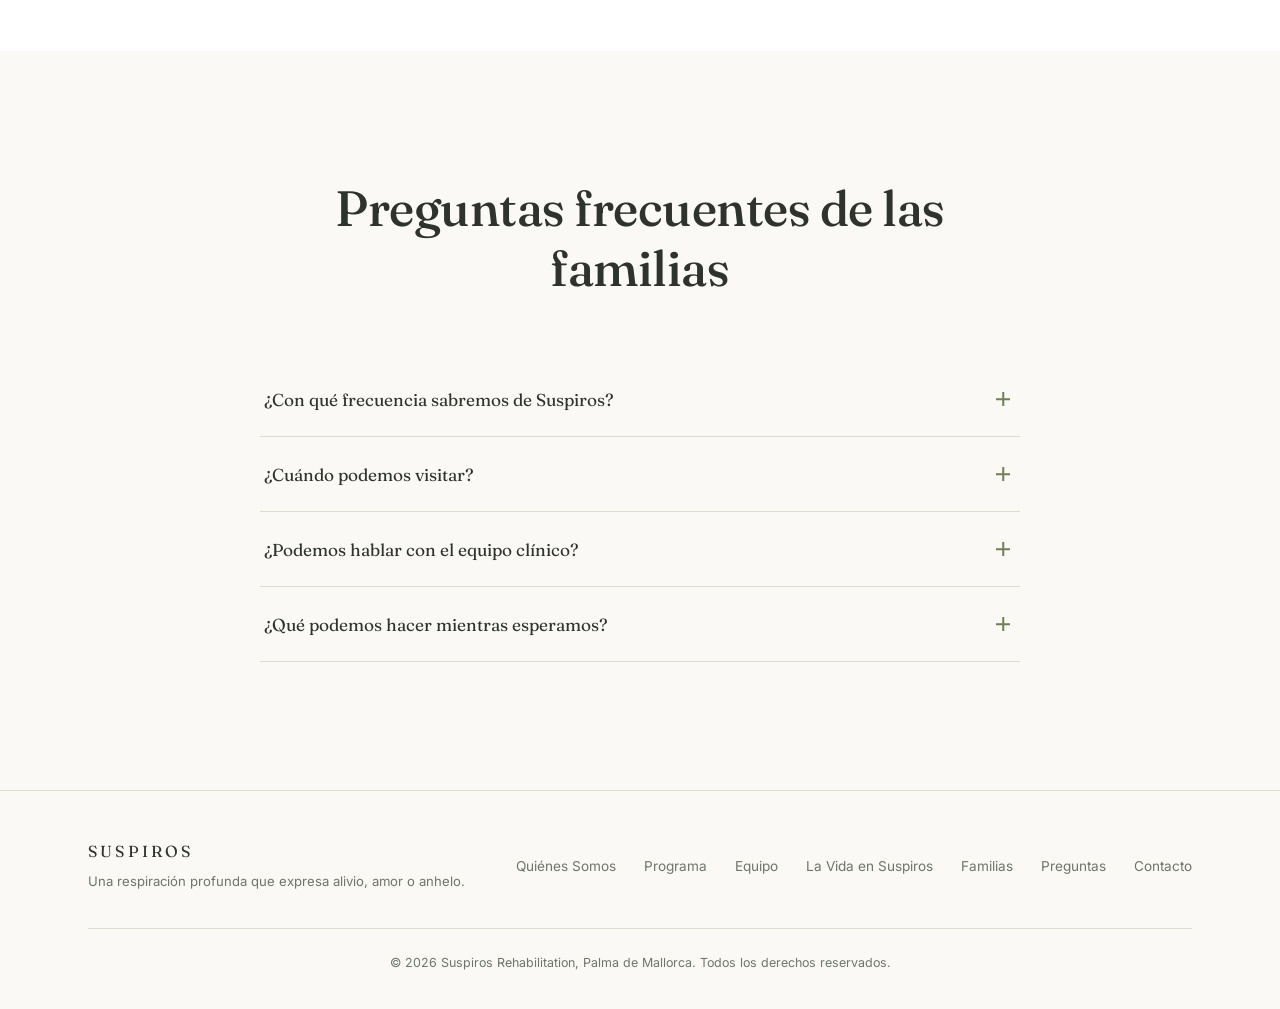
<file: family.html>
<!DOCTYPE html>
<html lang="en">
<head>
<meta charset="UTF-8">
<meta name="viewport" content="width=device-width, initial-scale=1.0">
<title>For Families | Suspiros</title>
<meta name="description" content="Addiction affects the whole family. See how Suspiros keeps families informed, welcomes visits, and supports contact throughout treatment.">
<meta name="theme-color" content="#FAF9F5">
<link rel="canonical" href="https://suspirosrehab.com/family.html">
<meta property="og:title" content="For Families | Suspiros">
<meta property="og:description" content="Addiction affects the whole family. See how Suspiros keeps families informed, welcomes visits, and supports contact throughout treatment.">
<meta property="og:type" content="website">
<meta property="og:url" content="https://suspirosrehab.com/family.html">
<meta property="og:site_name" content="Suspiros">
<meta property="og:image" content="https://suspirosrehab.com/images/og-image.jpg">
<meta property="og:image:width" content="1200">
<meta property="og:image:height" content="630">
<meta property="og:locale" content="en_GB">
<meta name="twitter:card" content="summary_large_image">
<meta name="twitter:title" content="For Families | Suspiros">
<meta name="twitter:description" content="Addiction affects the whole family. See how Suspiros keeps families informed, welcomes visits, and supports contact throughout treatment.">
<meta name="twitter:image" content="https://suspirosrehab.com/images/og-image.jpg">
<link rel="icon" type="image/png" sizes="32x32" href="images/favicon-32.png">
<link rel="icon" type="image/png" sizes="180x180" href="images/favicon.png">
<link rel="apple-touch-icon" href="images/favicon.png">
<link rel="preconnect" href="https://fonts.googleapis.com">
<link rel="preconnect" href="https://fonts.gstatic.com" crossorigin>
<link href="https://fonts.googleapis.com/css2?family=Fraunces:ital,opsz,wght@0,9..144,400;0,9..144,500;0,9..144,600;1,9..144,400;1,9..144,500&family=Inter:wght@400;500;600&display=swap" rel="stylesheet">
<link rel="stylesheet" href="assets/styles.css">
</head>
<body>

<a href="#main" class="skip-link" data-i18n="aria.skip">Skip to content</a>

<div class="preloader" id="preloader" aria-hidden="true">
  <div class="preloader-mark"><span class="preloader-dot"></span>SUSPIROS</div>
</div>

<header>
  <a class="announcement-bar" href="contact.html" aria-label="Send an enquiry"><div class="ann-track"><span class="ann-item"><span class="ann-dot">✦</span><span data-i18n="announcement.text">Opening Early 2027 — send your confidential enquiry online today.</span><span class="ann-cta" data-i18n="announcement.cta">Send an enquiry →</span></span><span class="ann-item"><span class="ann-dot">✦</span><span data-i18n="announcement.text">Opening Early 2027 — send your confidential enquiry online today.</span><span class="ann-cta" data-i18n="announcement.cta">Send an enquiry →</span></span><span class="ann-item"><span class="ann-dot">✦</span><span data-i18n="announcement.text">Opening Early 2027 — send your confidential enquiry online today.</span><span class="ann-cta" data-i18n="announcement.cta">Send an enquiry →</span></span><span class="ann-item"><span class="ann-dot">✦</span><span data-i18n="announcement.text">Opening Early 2027 — send your confidential enquiry online today.</span><span class="ann-cta" data-i18n="announcement.cta">Send an enquiry →</span></span><span class="ann-item"><span class="ann-dot">✦</span><span data-i18n="announcement.text">Opening Early 2027 — send your confidential enquiry online today.</span><span class="ann-cta" data-i18n="announcement.cta">Send an enquiry →</span></span><span class="ann-item"><span class="ann-dot">✦</span><span data-i18n="announcement.text">Opening Early 2027 — send your confidential enquiry online today.</span><span class="ann-cta" data-i18n="announcement.cta">Send an enquiry →</span></span></div></a>
  <nav aria-label="Primary">
    <div class="nav-start">
      <a href="/" class="nav-logo"><img src="images/logo.png" alt="Suspiros" width="68" height="68" loading="eager"></a>
      <div class="nav-actions">
        <div class="lang-toggle" id="langToggle">
          <button type="button" data-lang="en">EN</button>
          <button type="button" data-lang="es">ES</button>
        </div>
        <a href="contact.html" class="nav-cta" data-i18n="nav.book">Book Assessment</a>
      </div>
    </div>
    <ul class="nav-links">
      <li><a href="about.html" data-i18n="nav.about">About</a></li>
      <li><a href="programme.html" data-i18n="nav.program">Programme</a></li>
      <li><a href="team.html" data-i18n="nav.team">Team</a></li>
      <li><a href="life.html" data-i18n="nav.life">Life at Suspiros</a></li>
      <li><a href="family.html" data-i18n="nav.family">For Families</a></li>
      <li><a href="faq.html" data-i18n="nav.faq">FAQ</a></li>
      <li><a href="contact.html" data-i18n="nav.contact">Contact</a></li>
    </ul>
    <button class="nav-toggle" id="navToggle" aria-label="Open menu" data-i18n-aria="aria.menu" aria-expanded="false" aria-controls="mobileMenu">
      <svg class="icon-menu" viewBox="0 0 24 24" fill="none"><line x1="4" y1="7" x2="20" y2="7" stroke="currentColor" stroke-width="1.4" stroke-linecap="round"/><line x1="4" y1="12" x2="20" y2="12" stroke="currentColor" stroke-width="1.4" stroke-linecap="round"/><line x1="4" y1="17" x2="20" y2="17" stroke="currentColor" stroke-width="1.4" stroke-linecap="round"/></svg>
      <svg class="icon-close" viewBox="0 0 24 24" fill="none"><line x1="6" y1="6" x2="18" y2="18" stroke="currentColor" stroke-width="1.4" stroke-linecap="round"/><line x1="18" y1="6" x2="6" y2="18" stroke="currentColor" stroke-width="1.4" stroke-linecap="round"/></svg>
    </button>
  </nav>
</header>

<div class="mobile-menu" id="mobileMenu">
  <svg class="mobile-menu-bg" viewBox="0 0 500 500" fill="none" aria-hidden="true">
    <circle cx="250" cy="250" r="230" stroke="#6F7F58" stroke-width="1.4"/>
    <path d="M20 330C110 270 180 300 250 320C330 344 400 300 480 250" stroke="#6F7F58" stroke-width="1.4"/>
    <path d="M20 390C120 350 200 375 260 390C350 412 420 375 480 345" stroke="#6F7F58" stroke-width="1.4"/>
  </svg>
  <div class="mobile-menu-inner">
    <div class="mobile-menu-links" role="navigation" aria-label="Menu">
      <a href="about.html" data-i18n="nav.about">About</a>
      <a href="programme.html" data-i18n="nav.program">Programme</a>
      <a href="team.html" data-i18n="nav.team">Team</a>
      <a href="life.html" data-i18n="nav.life">Life at Suspiros</a>
      <a href="family.html" data-i18n="nav.family">For Families</a>
      <a href="faq.html" data-i18n="nav.faq">FAQ</a>
      <a href="contact.html" data-i18n="nav.contact">Contact</a>
    </div>
    <div class="mobile-menu-actions">
      <a href="contact.html" class="nav-cta" data-i18n="nav.book">Book Assessment</a>
      <button type="button" class="btn-urgent" id="emergencyOpen" aria-haspopup="dialog" aria-controls="emergencyOverlay">
        <svg viewBox="0 0 24 24" fill="none"><path d="M12 9v4.5M12 16.2v.1M10.3 4.3L2.9 17.2c-.6 1 .1 2.3 1.3 2.3h15.6c1.2 0 1.9-1.3 1.3-2.3L13.7 4.3c-.6-1-2-1-2.6 0z" stroke="currentColor" stroke-width="1.5" stroke-linecap="round" stroke-linejoin="round"/></svg>
        <span data-i18n="nav.emergency">Emergency Help</span>
      </button>
      <div class="lang-toggle" id="langToggleMobile">
        <button type="button" data-lang="en">EN</button>
        <span class="lang-toggle-sep" aria-hidden="true">/</span>
        <button type="button" data-lang="es">ES</button>
      </div>
    </div>
  </div>
</div>

<main id="main">

  <!-- PAGE HERO -->
  <section class="page-hero">
    <div class="container">
      <a href="/" class="page-back"><svg width="14" height="14" viewBox="0 0 16 16" fill="none"><path d="M13 8H3M7 4L3 8l4 4" stroke="currentColor" stroke-width="1.5" stroke-linecap="round" stroke-linejoin="round"/></svg><span data-i18n="page.back">Back to Home</span></a>
      <span class="page-hero-eyebrow" data-i18n="page.family.eyebrow">For Families</span>
      <h1 data-i18n="page.family.title">Support for the people who love them.</h1>
      <p data-i18n="page.family.lead">Addiction affects the whole family, not just the person in treatment. We keep you informed, welcome visits once your loved one has settled, and support regular calls and video contact throughout their stay.</p>
    </div>
  </section>

  <section>
    <div class="container">
      <div class="about-grid">
        <div class="about-text reveal">
          <p data-i18n="page.family.p2">Our admissions and family liaison team is your point of contact from the first enquiry, so you are never left wondering what happens next.</p>
          <p data-i18n="page.family.p3">Where it is appropriate and wanted, family sessions can form part of the treatment plan — recovery tends to hold better when the people closest to someone understand what changed and why.</p>
          <div class="about-tags">
            <span data-i18n="page.family.tag1">Regular Updates</span><span class="about-tag-dot"></span>
            <span data-i18n="page.family.tag2">Visits Welcomed</span><span class="about-tag-dot"></span>
            <span data-i18n="page.family.tag3">Direct Contact with Our Team</span>
          </div>
        </div>
      </div>
    </div>
  </section>

  <!-- INTERVENTION -->
  <section class="bg-alt">
    <div class="container">
      <div class="intervention-card reveal">
        <h2 data-i18n="page.intervention.title">When someone you love needs help but can't see it yet.</h2>
        <p data-i18n="page.intervention.text">It is painful to watch someone you love struggle with addiction, especially when they cannot yet see it themselves. You do not have to face that alone. Our admissions and family liaison team can talk you through how to approach the conversation, with compassion and clarity, and help you understand what support is available — for them, and for you.</p>
        <a href="contact.html" class="btn-primary">
          <span data-i18n="page.intervention.cta">Talk to our family liaison team</span>
          <svg width="16" height="16" viewBox="0 0 16 16" fill="none"><path d="M3 8h10M9 4l4 4-4 4" stroke="white" stroke-width="1.5" stroke-linecap="round" stroke-linejoin="round"/></svg>
        </a>
      </div>
    </div>
  </section>

  <section>
    <div class="container">
      <div class="section-head reveal">
        <h2 data-i18n="page.family.faqTitle">Questions families ask us</h2>
      </div>
      <div class="faq-list reveal">
        <div class="faq-item">
          <button class="faq-question" aria-expanded="false">
            <span data-i18n="page.family.faqQ1">How often will we hear from Suspiros?</span>
            <span class="faq-plus"></span>
          </button>
          <div class="faq-answer"><p data-i18n="page.family.faqA1">Your family liaison contact will keep you updated at agreed intervals, and is reachable if you have concerns in between.</p></div>
        </div>
        <div class="faq-item">
          <button class="faq-question" aria-expanded="false">
            <span data-i18n="page.family.faqQ2">When can we visit?</span>
            <span class="faq-plus"></span>
          </button>
          <div class="faq-answer"><p data-i18n="page.family.faqA2">Visits are welcomed after an initial settling-in period, once your loved one's care team judges it right, and are arranged by appointment.</p></div>
        </div>
        <div class="faq-item">
          <button class="faq-question" aria-expanded="false">
            <span data-i18n="page.family.faqQ3">Can we speak to the clinical team?</span>
            <span class="faq-plus"></span>
          </button>
          <div class="faq-answer"><p data-i18n="page.family.faqA3">Yes, with your loved one's consent. We involve family in the recovery process wherever it is appropriate and wanted.</p></div>
        </div>
        <div class="faq-item">
          <button class="faq-question" aria-expanded="false">
            <span data-i18n="page.family.faqQ4">What should we do while we wait?</span>
            <span class="faq-plus"></span>
          </button>
          <div class="faq-answer"><p data-i18n="page.family.faqA4">Focus on your own wellbeing too — supporting someone through addiction is hard on families. Our admissions team can point you toward independent family support resources while you wait.</p></div>
        </div>
      </div>
    </div>
  </section>

</main>

<footer>
  <div class="container">
    <div class="footer-inner">
      <div>
        <div class="footer-mark">SUSPIROS</div>
        <div class="footer-tag" data-i18n="footer.tag">A deep breath that expresses relief, love, or longing.</div>
      </div>
      <ul class="footer-links">
        <li><a href="about.html" data-i18n="nav.about">About</a></li>
        <li><a href="programme.html" data-i18n="nav.program">Programme</a></li>
        <li><a href="team.html" data-i18n="nav.team">Team</a></li>
        <li><a href="life.html" data-i18n="nav.life">Life at Suspiros</a></li>
        <li><a href="family.html" data-i18n="nav.family">For Families</a></li>
        <li><a href="faq.html" data-i18n="nav.faq">FAQ</a></li>
        <li><a href="contact.html" data-i18n="nav.contact">Contact</a></li>
      </ul>
    </div>
    <div class="footer-bottom" data-i18n="footer.copy">© 2026 Suspiros Rehabilitation, Palma de Mallorca. All rights reserved.</div>
  </div>
</footer>

<div class="floating-cta" id="floatingCta">
  <a href="contact.html" data-i18n="nav.book">Book Assessment</a>
</div>

<!-- EMERGENCY MODAL -->
<div class="emergency-overlay" id="emergencyOverlay" role="dialog" aria-modal="true" aria-labelledby="emergencyTitle" aria-hidden="true">
  <div class="emergency-backdrop" id="emergencyBackdrop"></div>
  <div class="emergency-card">
    <button type="button" class="emergency-close" id="emergencyClose" aria-label="Close" data-i18n-aria="aria.close">&times;</button>
    <h3 id="emergencyTitle" data-i18n="emergency.title">Need help right now?</h3>
    <p class="emergency-intro" data-i18n="emergency.intro">These are independent crisis services, available 24/7 — not run by Suspiros.</p>
    <ul class="emergency-list">
      <li><a href="tel:112"><span data-i18n="emergency.spainLabel">Spain — Emergency services</span><strong>112</strong></a></li>
      <li><a href="tel:024"><span data-i18n="emergency.spainCrisisLabel">Spain — Suicide crisis line</span><strong>024</strong></a></li>
      <li><a href="tel:116123"><span data-i18n="emergency.ukLabel">UK &amp; Ireland — Samaritans</span><strong>116 123</strong></a></li>
      <li><a href="tel:+18006624357"><span data-i18n="emergency.usLabel">USA — SAMHSA Helpline</span><strong>1-800-662-4357</strong></a></li>
    </ul>
    <p class="emergency-footnote" data-i18n="emergency.footnote">If you or someone else is in immediate danger, call your local emergency number.</p>
  </div>
</div>

<!-- COOKIE NOTICE -->
<div class="cookie-banner" id="cookieBanner" role="dialog" aria-live="polite" aria-label="Cookie notice">
  <p data-i18n="cookie.text">We use a small amount of local storage to remember your language choice and improve your visit. No personal data is sold or shared.</p>
  <button type="button" class="btn-primary" id="cookieAccept"><span data-i18n="cookie.accept">Got it</span></button>
</div>

<script src="assets/i18n.js"></script>
<script src="assets/main.js"></script>

</body>
</html>
</file>
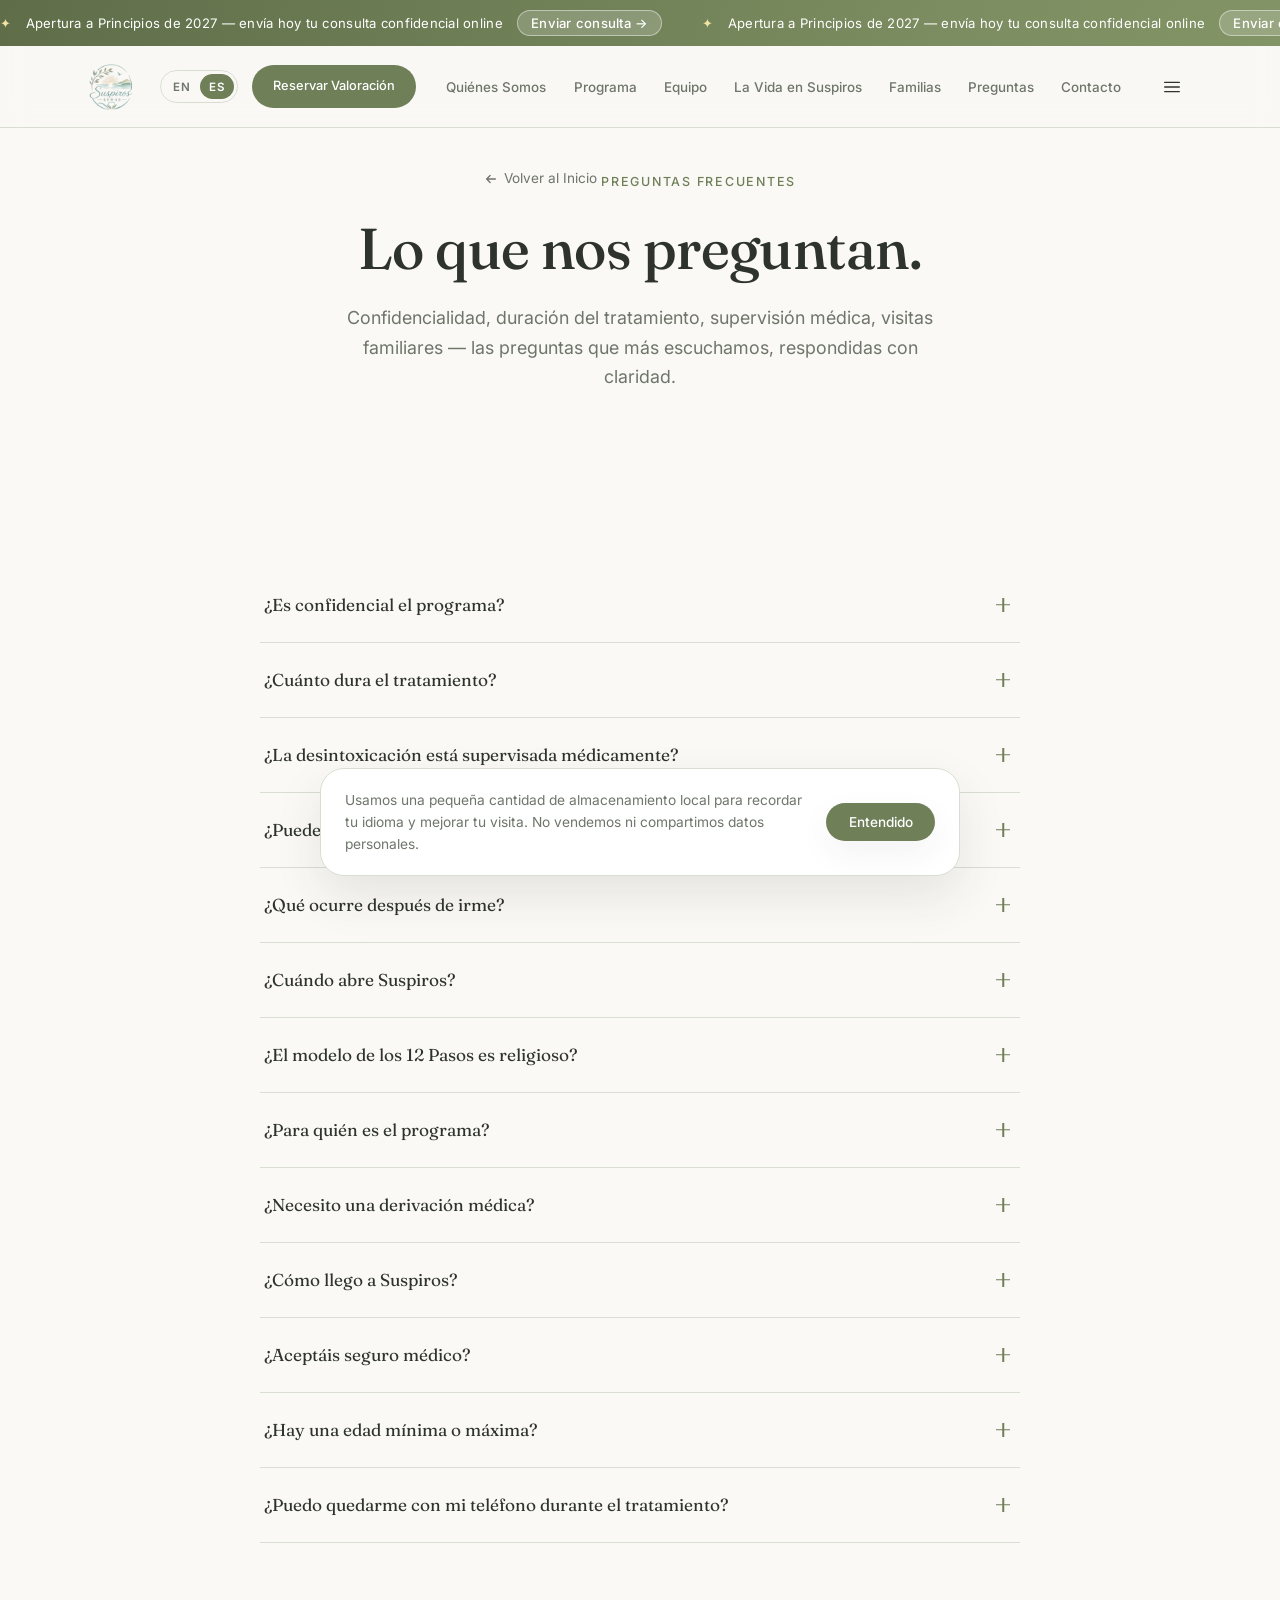
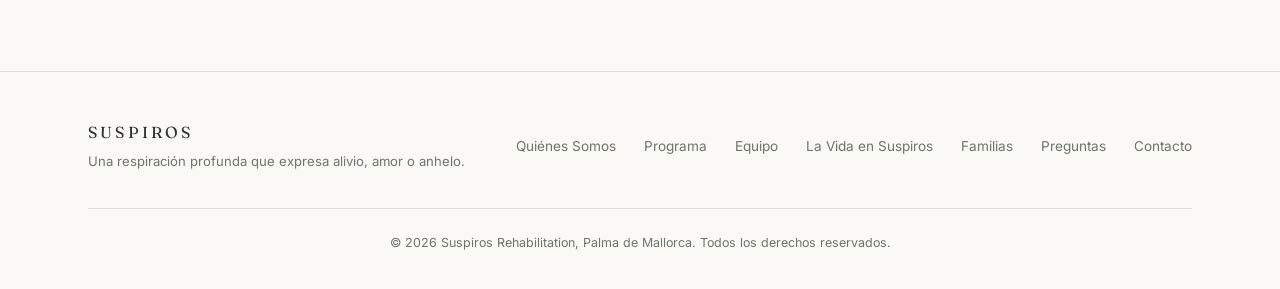
<file: faq.html>
<!DOCTYPE html>
<html lang="en">
<head>
<meta charset="UTF-8">
<meta name="viewport" content="width=device-width, initial-scale=1.0">
<title>FAQ | Suspiros</title>
<meta name="description" content="Confidentiality, treatment length, medical supervision, family visits, and admissions — answers to the questions we hear most at Suspiros.">
<meta name="theme-color" content="#FAF9F5">
<link rel="canonical" href="https://suspirosrehab.com/faq.html">
<meta property="og:title" content="FAQ | Suspiros">
<meta property="og:description" content="Confidentiality, treatment length, medical supervision, family visits, and admissions — answers to the questions we hear most at Suspiros.">
<meta property="og:type" content="website">
<meta property="og:url" content="https://suspirosrehab.com/faq.html">
<meta property="og:site_name" content="Suspiros">
<meta property="og:image" content="https://suspirosrehab.com/images/og-image.jpg">
<meta property="og:image:width" content="1200">
<meta property="og:image:height" content="630">
<meta property="og:locale" content="en_GB">
<meta name="twitter:card" content="summary_large_image">
<meta name="twitter:title" content="FAQ | Suspiros">
<meta name="twitter:description" content="Confidentiality, treatment length, medical supervision, family visits, and admissions — answers to the questions we hear most at Suspiros.">
<meta name="twitter:image" content="https://suspirosrehab.com/images/og-image.jpg">
<link rel="icon" type="image/png" sizes="32x32" href="images/favicon-32.png">
<link rel="icon" type="image/png" sizes="180x180" href="images/favicon.png">
<link rel="apple-touch-icon" href="images/favicon.png">
<link rel="preconnect" href="https://fonts.googleapis.com">
<link rel="preconnect" href="https://fonts.gstatic.com" crossorigin>
<link href="https://fonts.googleapis.com/css2?family=Fraunces:ital,opsz,wght@0,9..144,400;0,9..144,500;0,9..144,600;1,9..144,400;1,9..144,500&family=Inter:wght@400;500;600&display=swap" rel="stylesheet">
<script type="application/ld+json">
{
  "@context": "https://schema.org",
  "@type": "MedicalBusiness",
  "name": "Suspiros",
  "description": "Private rehabilitation centre in Mallorca offering medically supervised detox and personalised addiction treatment programmes.",
  "url": "https://suspirosrehab.com/",
  "image": "https://suspirosrehab.com/images/og-image.jpg",
  "address": {
    "@type": "PostalAddress",
    "addressLocality": "Palma de Mallorca",
    "addressCountry": "ES"
  }
}
</script>
<script type="application/ld+json">
{
  "@context": "https://schema.org",
  "@type": "FAQPage",
  "mainEntity": [
    { "@type": "Question", "name": "Is the programme confidential?", "acceptedAnswer": { "@type": "Answer", "text": "Yes. Every enquiry and every stay is completely private." } },
    { "@type": "Question", "name": "How long does treatment last?", "acceptedAnswer": { "@type": "Answer", "text": "Programmes typically run from 8 to 12 weeks, tailored to you." } },
    { "@type": "Question", "name": "Is detox medically supervised?", "acceptedAnswer": { "@type": "Answer", "text": "Yes. A clinician oversees every step, day and night." } },
    { "@type": "Question", "name": "Can my family visit?", "acceptedAnswer": { "@type": "Answer", "text": "Yes, after an initial settling-in period, by arrangement." } },
    { "@type": "Question", "name": "What happens after I leave?", "acceptedAnswer": { "@type": "Answer", "text": "We build your recovery plan together, well before you go." } },
    { "@type": "Question", "name": "When does Suspiros open?", "acceptedAnswer": { "@type": "Answer", "text": "We are opening in early 2027. We are already taking confidential enquiries and assessments ahead of that date." } },
    { "@type": "Question", "name": "Is the 12-Step model religious?", "acceptedAnswer": { "@type": "Answer", "text": "No. It has spiritual roots but is not tied to any religion, and welcomes people of every faith and background." } },
    { "@type": "Question", "name": "Who is the programme for?", "acceptedAnswer": { "@type": "Answer", "text": "Adults seeking residential treatment for drug or alcohol addiction, in a private, structured setting." } },
    { "@type": "Question", "name": "Do I need a referral?", "acceptedAnswer": { "@type": "Answer", "text": "No. You, or someone on your behalf, can contact us directly to begin a confidential assessment." } },
    { "@type": "Question", "name": "How do I get to Suspiros?", "acceptedAnswer": { "@type": "Answer", "text": "We are based near Palma de Mallorca. Once your assessment is confirmed, our team helps arrange your travel and arrival." } },
    { "@type": "Question", "name": "Do you accept health insurance?", "acceptedAnswer": { "@type": "Answer", "text": "Speak to our admissions team directly about your situation and cover — they can talk you through your options during your confidential assessment." } },
    { "@type": "Question", "name": "Is there a minimum or maximum age?", "acceptedAnswer": { "@type": "Answer", "text": "The programme is designed for adults. If you are enquiring for someone outside that range, contact us and we can talk through the options." } },
    { "@type": "Question", "name": "Can I keep my phone during treatment?", "acceptedAnswer": { "@type": "Answer", "text": "Device and personal-item policies are explained clearly during your assessment and admission, so there are no surprises when you arrive." } }
  ]
}
</script>
<link rel="stylesheet" href="assets/styles.css">
</head>
<body>

<a href="#main" class="skip-link" data-i18n="aria.skip">Skip to content</a>

<div class="preloader" id="preloader" aria-hidden="true">
  <div class="preloader-mark"><span class="preloader-dot"></span>SUSPIROS</div>
</div>

<header>
  <a class="announcement-bar" href="contact.html" aria-label="Send an enquiry"><div class="ann-track"><span class="ann-item"><span class="ann-dot">✦</span><span data-i18n="announcement.text">Opening Early 2027 — send your confidential enquiry online today.</span><span class="ann-cta" data-i18n="announcement.cta">Send an enquiry →</span></span><span class="ann-item"><span class="ann-dot">✦</span><span data-i18n="announcement.text">Opening Early 2027 — send your confidential enquiry online today.</span><span class="ann-cta" data-i18n="announcement.cta">Send an enquiry →</span></span><span class="ann-item"><span class="ann-dot">✦</span><span data-i18n="announcement.text">Opening Early 2027 — send your confidential enquiry online today.</span><span class="ann-cta" data-i18n="announcement.cta">Send an enquiry →</span></span><span class="ann-item"><span class="ann-dot">✦</span><span data-i18n="announcement.text">Opening Early 2027 — send your confidential enquiry online today.</span><span class="ann-cta" data-i18n="announcement.cta">Send an enquiry →</span></span><span class="ann-item"><span class="ann-dot">✦</span><span data-i18n="announcement.text">Opening Early 2027 — send your confidential enquiry online today.</span><span class="ann-cta" data-i18n="announcement.cta">Send an enquiry →</span></span><span class="ann-item"><span class="ann-dot">✦</span><span data-i18n="announcement.text">Opening Early 2027 — send your confidential enquiry online today.</span><span class="ann-cta" data-i18n="announcement.cta">Send an enquiry →</span></span></div></a>
  <nav aria-label="Primary">
    <div class="nav-start">
      <a href="/" class="nav-logo"><img src="images/logo.png" alt="Suspiros" width="68" height="68" loading="eager"></a>
      <div class="nav-actions">
        <div class="lang-toggle" id="langToggle">
          <button type="button" data-lang="en">EN</button>
          <button type="button" data-lang="es">ES</button>
        </div>
        <a href="contact.html" class="nav-cta" data-i18n="nav.book">Book Assessment</a>
      </div>
    </div>
    <ul class="nav-links">
      <li><a href="about.html" data-i18n="nav.about">About</a></li>
      <li><a href="programme.html" data-i18n="nav.program">Programme</a></li>
      <li><a href="team.html" data-i18n="nav.team">Team</a></li>
      <li><a href="life.html" data-i18n="nav.life">Life at Suspiros</a></li>
      <li><a href="family.html" data-i18n="nav.family">For Families</a></li>
      <li><a href="faq.html" data-i18n="nav.faq">FAQ</a></li>
      <li><a href="contact.html" data-i18n="nav.contact">Contact</a></li>
    </ul>
    <button class="nav-toggle" id="navToggle" aria-label="Open menu" data-i18n-aria="aria.menu" aria-expanded="false" aria-controls="mobileMenu">
      <svg class="icon-menu" viewBox="0 0 24 24" fill="none"><line x1="4" y1="7" x2="20" y2="7" stroke="currentColor" stroke-width="1.4" stroke-linecap="round"/><line x1="4" y1="12" x2="20" y2="12" stroke="currentColor" stroke-width="1.4" stroke-linecap="round"/><line x1="4" y1="17" x2="20" y2="17" stroke="currentColor" stroke-width="1.4" stroke-linecap="round"/></svg>
      <svg class="icon-close" viewBox="0 0 24 24" fill="none"><line x1="6" y1="6" x2="18" y2="18" stroke="currentColor" stroke-width="1.4" stroke-linecap="round"/><line x1="18" y1="6" x2="6" y2="18" stroke="currentColor" stroke-width="1.4" stroke-linecap="round"/></svg>
    </button>
  </nav>
</header>

<div class="mobile-menu" id="mobileMenu">
  <svg class="mobile-menu-bg" viewBox="0 0 500 500" fill="none" aria-hidden="true">
    <circle cx="250" cy="250" r="230" stroke="#6F7F58" stroke-width="1.4"/>
    <path d="M20 330C110 270 180 300 250 320C330 344 400 300 480 250" stroke="#6F7F58" stroke-width="1.4"/>
    <path d="M20 390C120 350 200 375 260 390C350 412 420 375 480 345" stroke="#6F7F58" stroke-width="1.4"/>
  </svg>
  <div class="mobile-menu-inner">
    <div class="mobile-menu-links" role="navigation" aria-label="Menu">
      <a href="about.html" data-i18n="nav.about">About</a>
      <a href="programme.html" data-i18n="nav.program">Programme</a>
      <a href="team.html" data-i18n="nav.team">Team</a>
      <a href="life.html" data-i18n="nav.life">Life at Suspiros</a>
      <a href="family.html" data-i18n="nav.family">For Families</a>
      <a href="faq.html" data-i18n="nav.faq">FAQ</a>
      <a href="contact.html" data-i18n="nav.contact">Contact</a>
    </div>
    <div class="mobile-menu-actions">
      <a href="contact.html" class="nav-cta" data-i18n="nav.book">Book Assessment</a>
      <button type="button" class="btn-urgent" id="emergencyOpen" aria-haspopup="dialog" aria-controls="emergencyOverlay">
        <svg viewBox="0 0 24 24" fill="none"><path d="M12 9v4.5M12 16.2v.1M10.3 4.3L2.9 17.2c-.6 1 .1 2.3 1.3 2.3h15.6c1.2 0 1.9-1.3 1.3-2.3L13.7 4.3c-.6-1-2-1-2.6 0z" stroke="currentColor" stroke-width="1.5" stroke-linecap="round" stroke-linejoin="round"/></svg>
        <span data-i18n="nav.emergency">Emergency Help</span>
      </button>
      <div class="lang-toggle" id="langToggleMobile">
        <button type="button" data-lang="en">EN</button>
        <span class="lang-toggle-sep" aria-hidden="true">/</span>
        <button type="button" data-lang="es">ES</button>
      </div>
    </div>
  </div>
</div>

<main id="main">

  <!-- PAGE HERO -->
  <section class="page-hero">
    <div class="container">
      <a href="/" class="page-back"><svg width="14" height="14" viewBox="0 0 16 16" fill="none"><path d="M13 8H3M7 4L3 8l4 4" stroke="currentColor" stroke-width="1.5" stroke-linecap="round" stroke-linejoin="round"/></svg><span data-i18n="page.back">Back to Home</span></a>
      <span class="page-hero-eyebrow" data-i18n="page.faq.eyebrow">Frequently Asked Questions</span>
      <h1 data-i18n="page.faq.title">What people ask us.</h1>
      <p data-i18n="home.faq.lead">Confidentiality, treatment length, medical supervision, family visits — the questions we hear most, answered plainly.</p>
    </div>
  </section>

  <section>
    <div class="container">
      <div class="faq-list reveal">
        <div class="faq-item">
          <button class="faq-question" aria-expanded="false">
            <span data-i18n="page.faq.q1">Is the programme confidential?</span>
            <span class="faq-plus"></span>
          </button>
          <div class="faq-answer"><p data-i18n="page.faq.a1">Yes. Every enquiry and every stay is completely private.</p></div>
        </div>
        <div class="faq-item">
          <button class="faq-question" aria-expanded="false">
            <span data-i18n="page.faq.q2">How long does treatment last?</span>
            <span class="faq-plus"></span>
          </button>
          <div class="faq-answer"><p data-i18n="page.faq.a2">Programmes typically run from 8 to 12 weeks, tailored to you.</p></div>
        </div>
        <div class="faq-item">
          <button class="faq-question" aria-expanded="false">
            <span data-i18n="page.faq.q3">Is detox medically supervised?</span>
            <span class="faq-plus"></span>
          </button>
          <div class="faq-answer"><p data-i18n="page.faq.a3">Yes. A clinician oversees every step, day and night.</p></div>
        </div>
        <div class="faq-item">
          <button class="faq-question" aria-expanded="false">
            <span data-i18n="page.faq.q4">Can my family visit?</span>
            <span class="faq-plus"></span>
          </button>
          <div class="faq-answer"><p data-i18n="page.faq.a4">Yes, after an initial settling-in period, by arrangement.</p></div>
        </div>
        <div class="faq-item">
          <button class="faq-question" aria-expanded="false">
            <span data-i18n="page.faq.q5">What happens after I leave?</span>
            <span class="faq-plus"></span>
          </button>
          <div class="faq-answer"><p data-i18n="page.faq.a5">We build your recovery plan together, well before you go.</p></div>
        </div>
        <div class="faq-item">
          <button class="faq-question" aria-expanded="false">
            <span data-i18n="page.faq.q6">When does Suspiros open?</span>
            <span class="faq-plus"></span>
          </button>
          <div class="faq-answer"><p data-i18n="page.faq.a6">We are opening in early 2027. We are already taking confidential enquiries and assessments ahead of that date.</p></div>
        </div>
        <div class="faq-item">
          <button class="faq-question" aria-expanded="false">
            <span data-i18n="page.faq.q7">Is the 12-Step model religious?</span>
            <span class="faq-plus"></span>
          </button>
          <div class="faq-answer"><p data-i18n="page.faq.a7">No. It has spiritual roots but is not tied to any religion, and welcomes people of every faith and background.</p></div>
        </div>
        <div class="faq-item">
          <button class="faq-question" aria-expanded="false">
            <span data-i18n="page.faq.q8">Who is the programme for?</span>
            <span class="faq-plus"></span>
          </button>
          <div class="faq-answer"><p data-i18n="page.faq.a8">Adults seeking residential treatment for drug or alcohol addiction, in a private, structured setting.</p></div>
        </div>
        <div class="faq-item">
          <button class="faq-question" aria-expanded="false">
            <span data-i18n="page.faq.q9">Do I need a referral?</span>
            <span class="faq-plus"></span>
          </button>
          <div class="faq-answer"><p data-i18n="page.faq.a9">No. You, or someone on your behalf, can contact us directly to begin a confidential assessment.</p></div>
        </div>
        <div class="faq-item">
          <button class="faq-question" aria-expanded="false">
            <span data-i18n="page.faq.q10">How do I get to Suspiros?</span>
            <span class="faq-plus"></span>
          </button>
          <div class="faq-answer"><p data-i18n="page.faq.a10">We are based near Palma de Mallorca. Once your assessment is confirmed, our team helps arrange your travel and arrival.</p></div>
        </div>
        <div class="faq-item">
          <button class="faq-question" aria-expanded="false">
            <span data-i18n="page.faq.q11">Do you accept health insurance?</span>
            <span class="faq-plus"></span>
          </button>
          <div class="faq-answer"><p data-i18n="page.faq.a11">Speak to our admissions team directly about your situation and cover — they can talk you through your options during your confidential assessment.</p></div>
        </div>
        <div class="faq-item">
          <button class="faq-question" aria-expanded="false">
            <span data-i18n="page.faq.q12">Is there a minimum or maximum age?</span>
            <span class="faq-plus"></span>
          </button>
          <div class="faq-answer"><p data-i18n="page.faq.a12">The programme is designed for adults. If you are enquiring for someone outside that range, contact us and we can talk through the options.</p></div>
        </div>
        <div class="faq-item">
          <button class="faq-question" aria-expanded="false">
            <span data-i18n="page.faq.q13">Can I keep my phone during treatment?</span>
            <span class="faq-plus"></span>
          </button>
          <div class="faq-answer"><p data-i18n="page.faq.a13">Device and personal-item policies are explained clearly during your assessment and admission, so there are no surprises when you arrive.</p></div>
        </div>
      </div>
    </div>
  </section>

</main>

<footer>
  <div class="container">
    <div class="footer-inner">
      <div>
        <div class="footer-mark">SUSPIROS</div>
        <div class="footer-tag" data-i18n="footer.tag">A deep breath that expresses relief, love, or longing.</div>
      </div>
      <ul class="footer-links">
        <li><a href="about.html" data-i18n="nav.about">About</a></li>
        <li><a href="programme.html" data-i18n="nav.program">Programme</a></li>
        <li><a href="team.html" data-i18n="nav.team">Team</a></li>
        <li><a href="life.html" data-i18n="nav.life">Life at Suspiros</a></li>
        <li><a href="family.html" data-i18n="nav.family">For Families</a></li>
        <li><a href="faq.html" data-i18n="nav.faq">FAQ</a></li>
        <li><a href="contact.html" data-i18n="nav.contact">Contact</a></li>
      </ul>
    </div>
    <div class="footer-bottom" data-i18n="footer.copy">© 2026 Suspiros Rehabilitation, Palma de Mallorca. All rights reserved.</div>
  </div>
</footer>

<div class="floating-cta" id="floatingCta">
  <a href="contact.html" data-i18n="nav.book">Book Assessment</a>
</div>

<!-- EMERGENCY MODAL -->
<div class="emergency-overlay" id="emergencyOverlay" role="dialog" aria-modal="true" aria-labelledby="emergencyTitle" aria-hidden="true">
  <div class="emergency-backdrop" id="emergencyBackdrop"></div>
  <div class="emergency-card">
    <button type="button" class="emergency-close" id="emergencyClose" aria-label="Close" data-i18n-aria="aria.close">&times;</button>
    <h3 id="emergencyTitle" data-i18n="emergency.title">Need help right now?</h3>
    <p class="emergency-intro" data-i18n="emergency.intro">These are independent crisis services, available 24/7 — not run by Suspiros.</p>
    <ul class="emergency-list">
      <li><a href="tel:112"><span data-i18n="emergency.spainLabel">Spain — Emergency services</span><strong>112</strong></a></li>
      <li><a href="tel:024"><span data-i18n="emergency.spainCrisisLabel">Spain — Suicide crisis line</span><strong>024</strong></a></li>
      <li><a href="tel:116123"><span data-i18n="emergency.ukLabel">UK &amp; Ireland — Samaritans</span><strong>116 123</strong></a></li>
      <li><a href="tel:+18006624357"><span data-i18n="emergency.usLabel">USA — SAMHSA Helpline</span><strong>1-800-662-4357</strong></a></li>
    </ul>
    <p class="emergency-footnote" data-i18n="emergency.footnote">If you or someone else is in immediate danger, call your local emergency number.</p>
  </div>
</div>

<!-- COOKIE NOTICE -->
<div class="cookie-banner" id="cookieBanner" role="dialog" aria-live="polite" aria-label="Cookie notice">
  <p data-i18n="cookie.text">We use a small amount of local storage to remember your language choice and improve your visit. No personal data is sold or shared.</p>
  <button type="button" class="btn-primary" id="cookieAccept"><span data-i18n="cookie.accept">Got it</span></button>
</div>

<script src="assets/i18n.js"></script>
<script src="assets/main.js"></script>

</body>
</html>
</file>
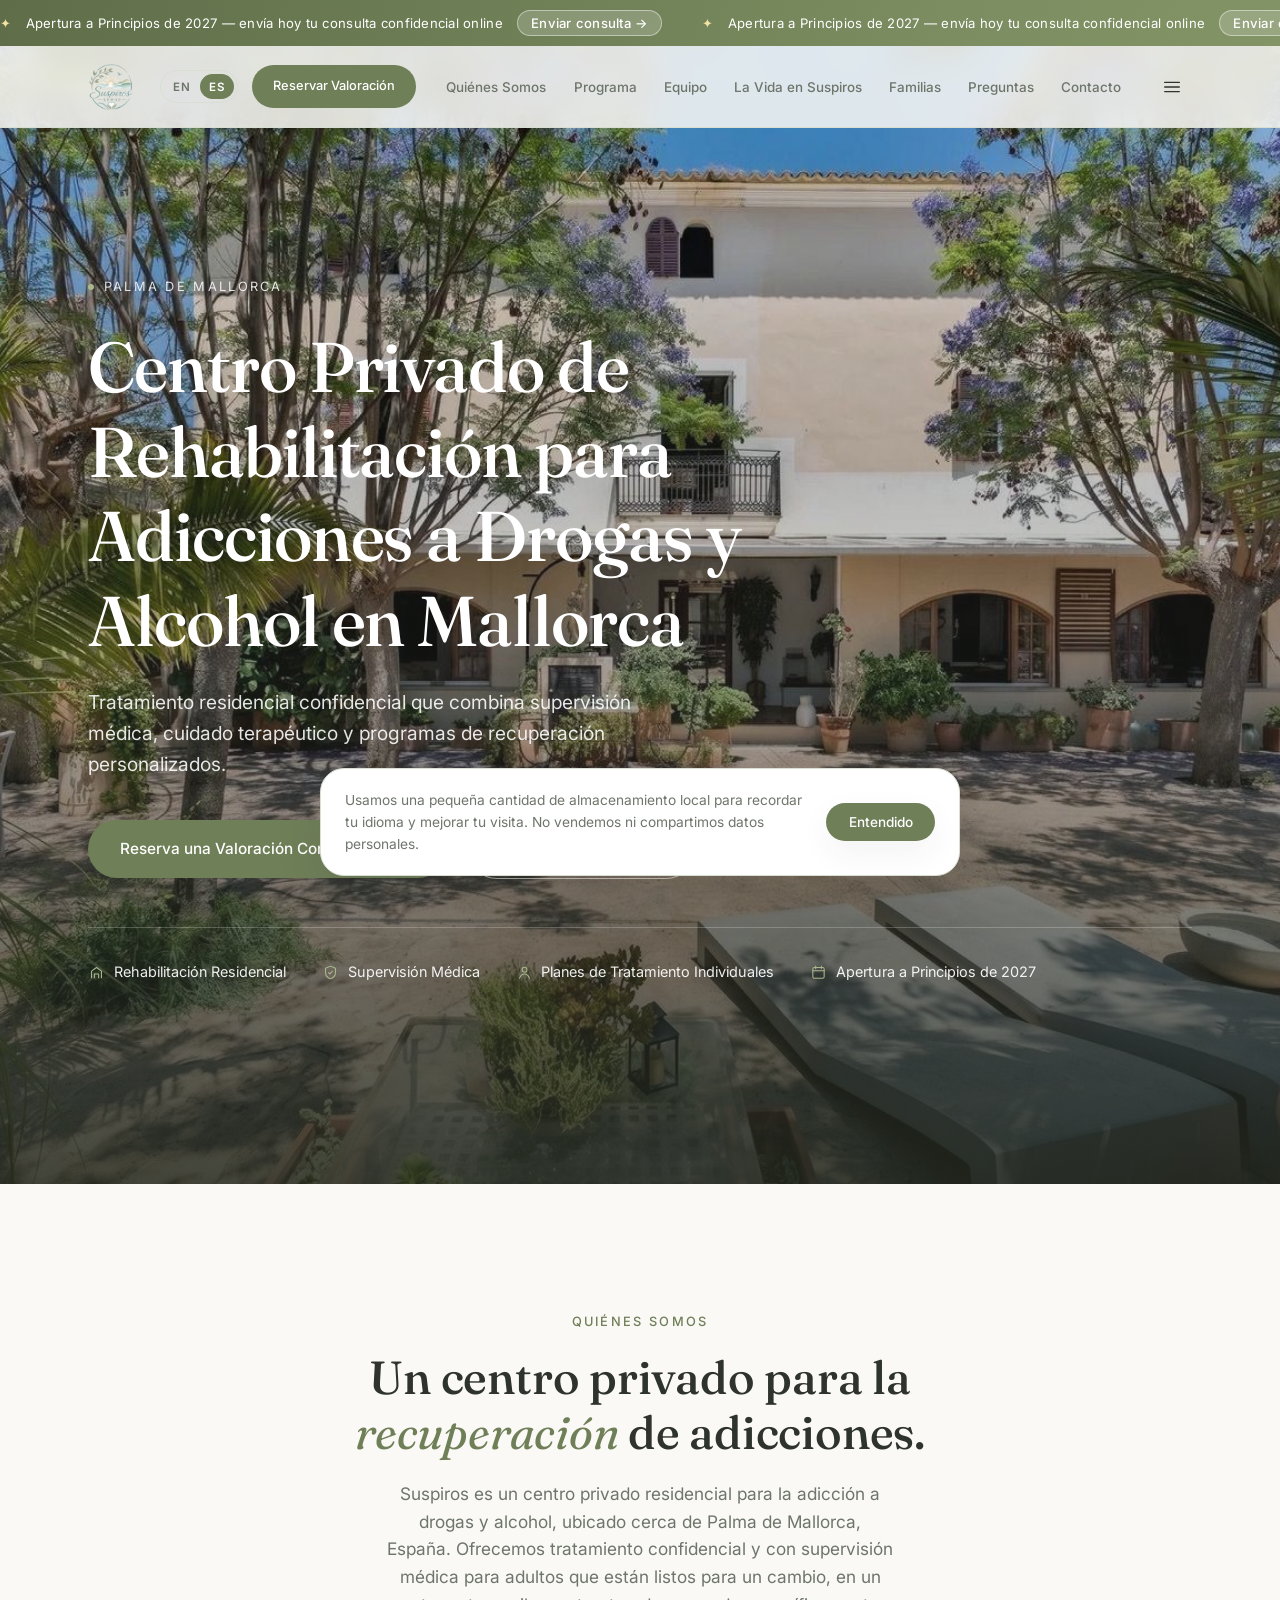
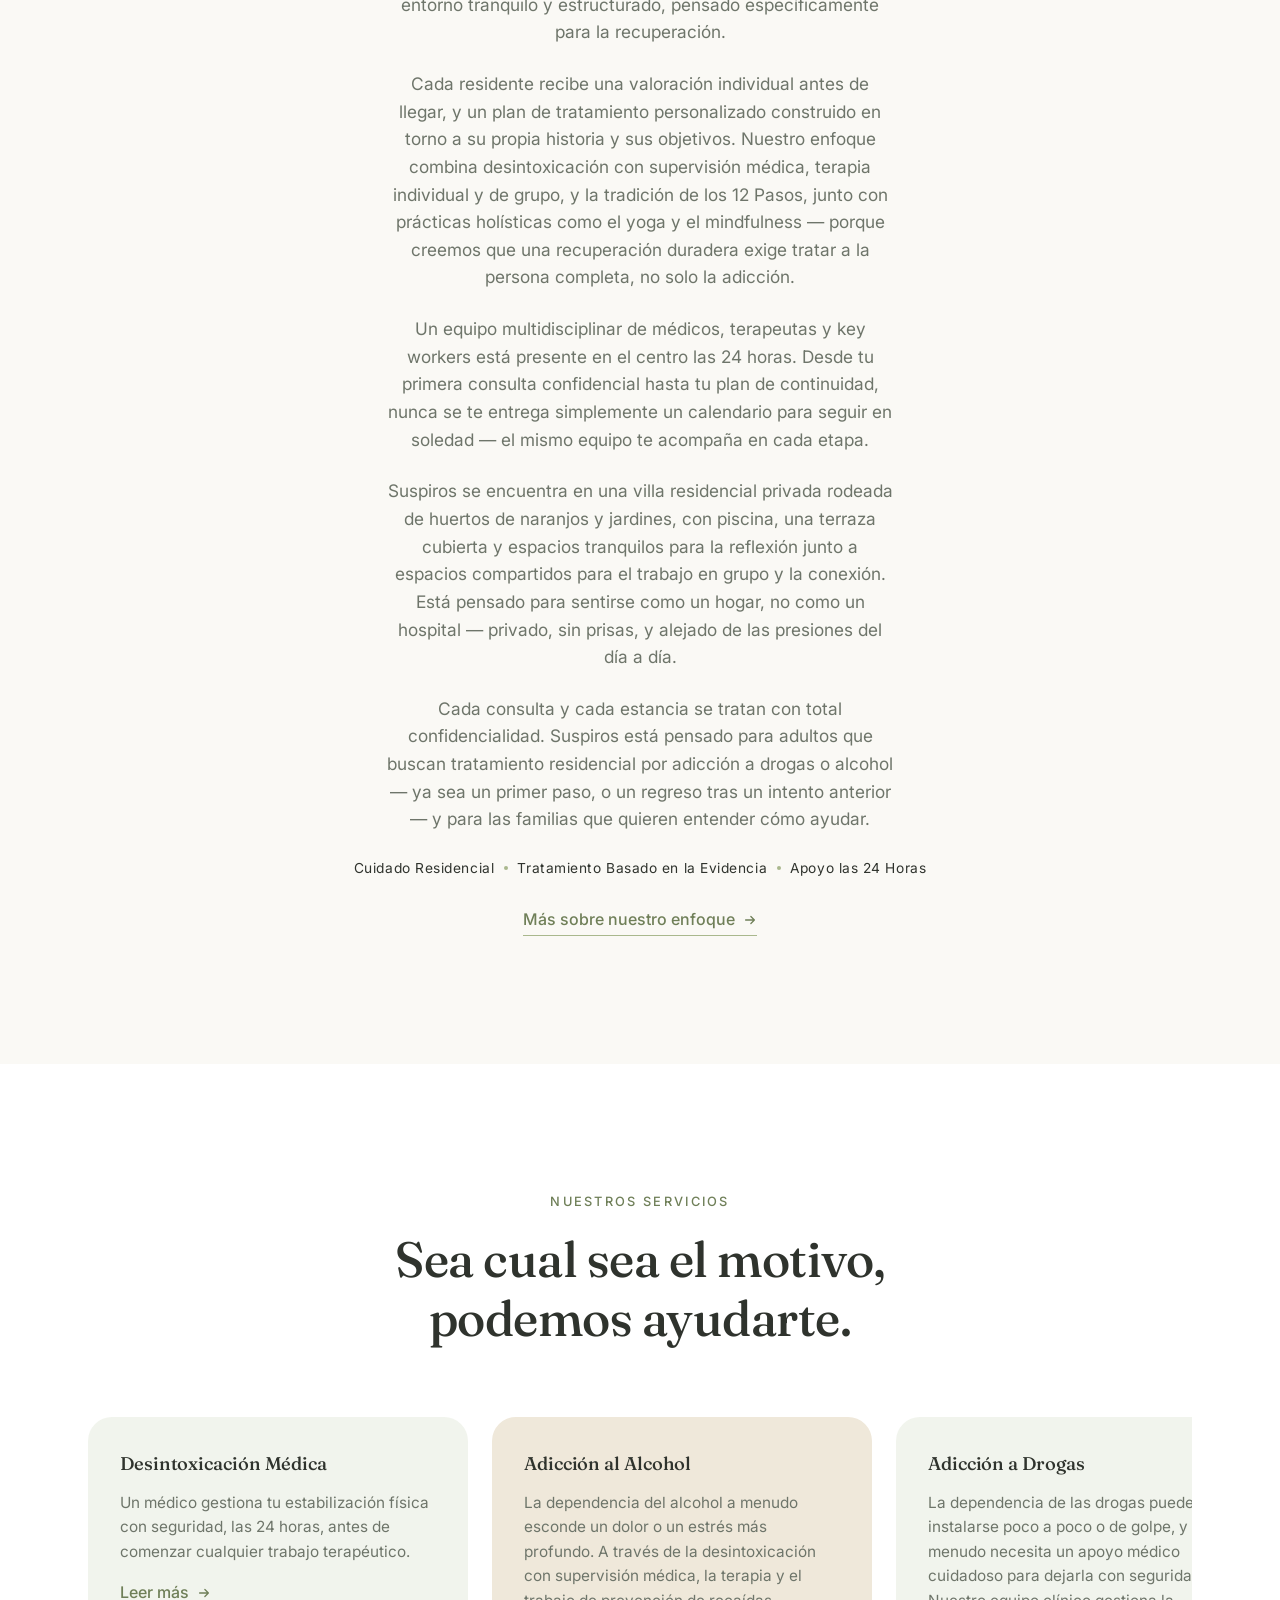
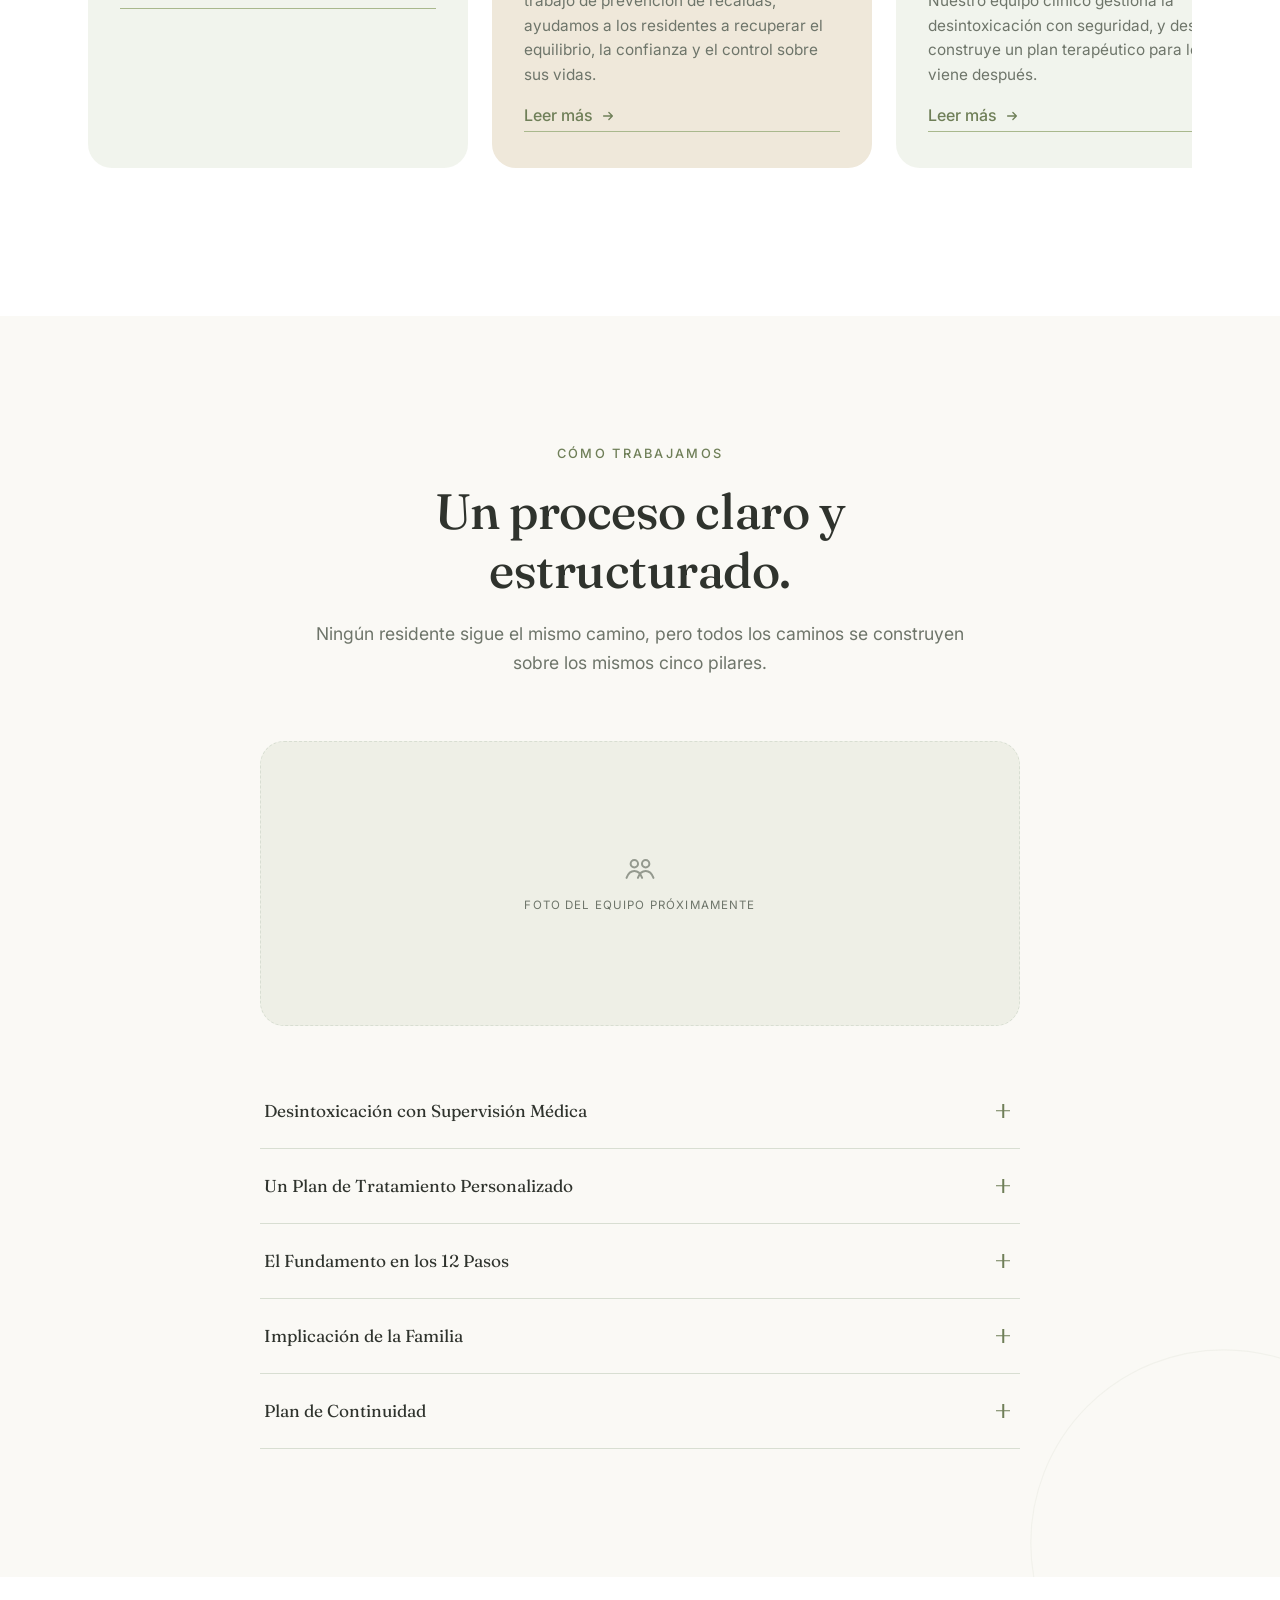
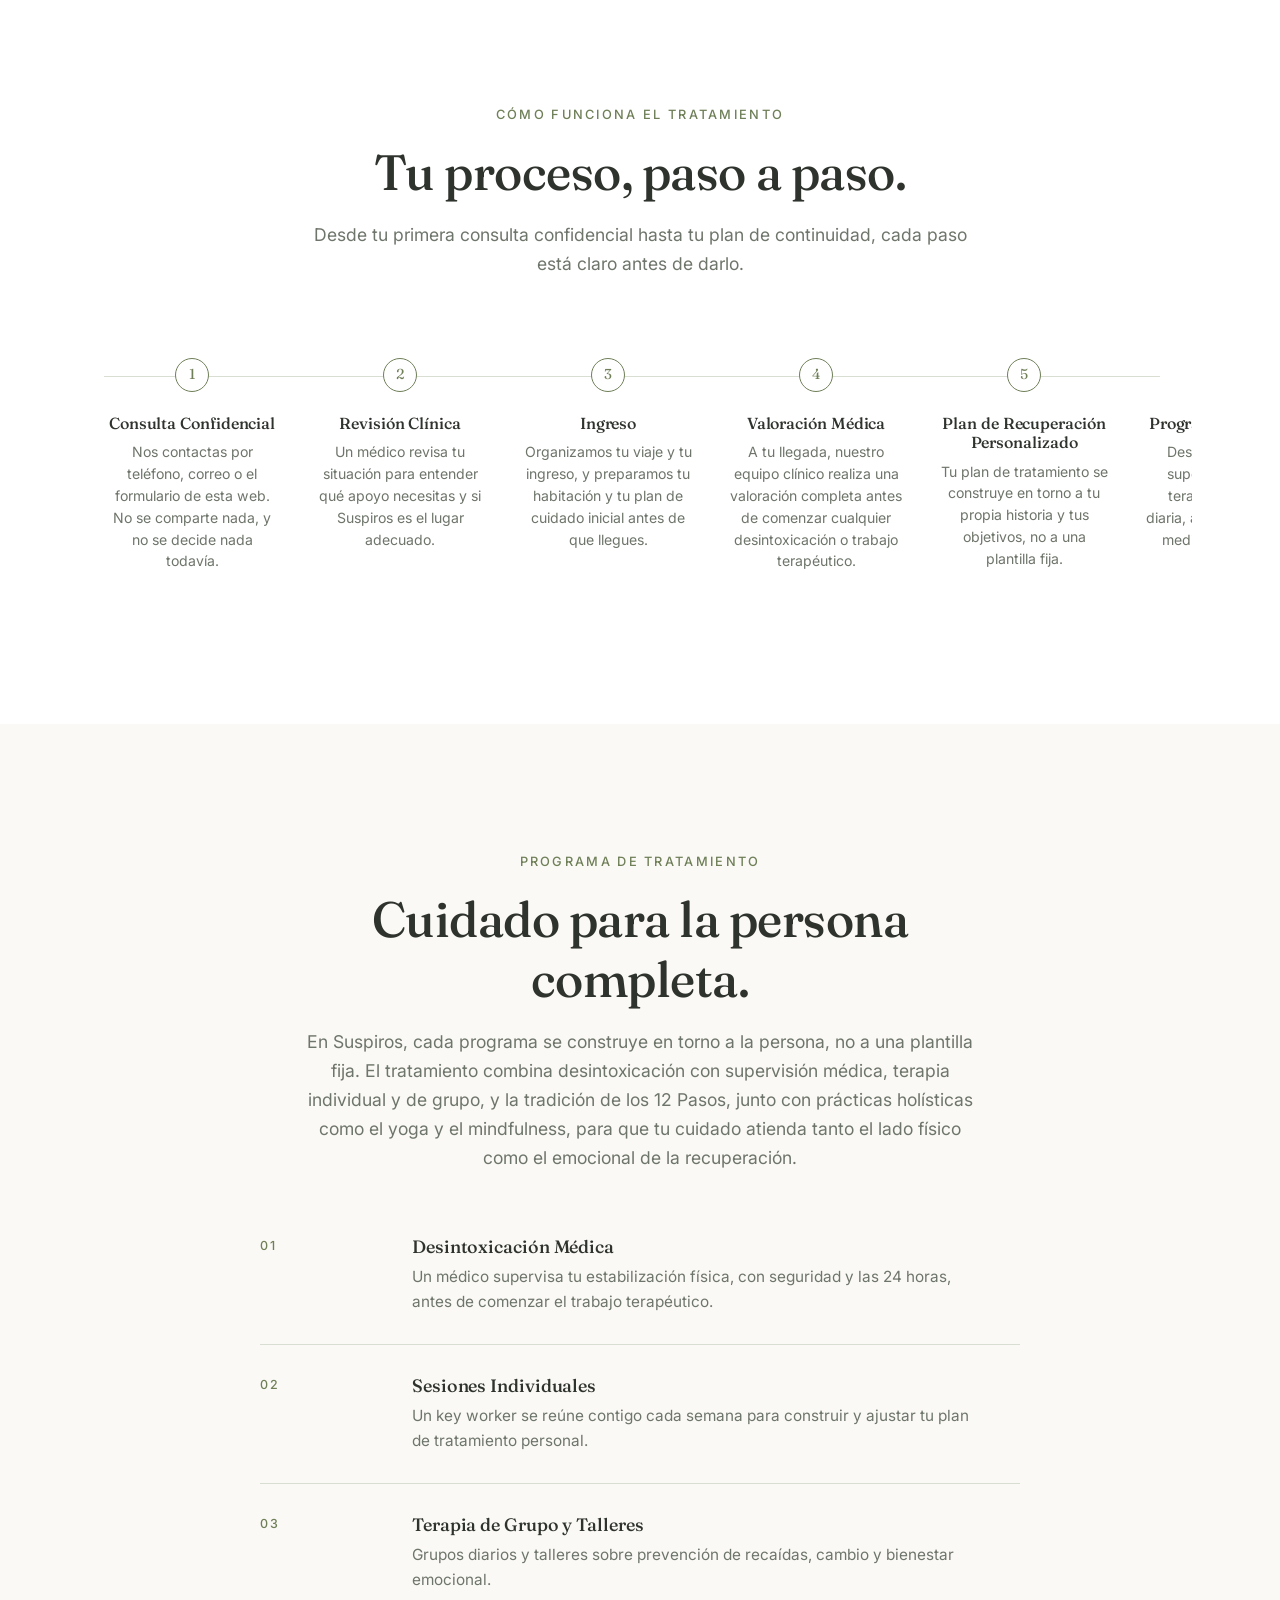
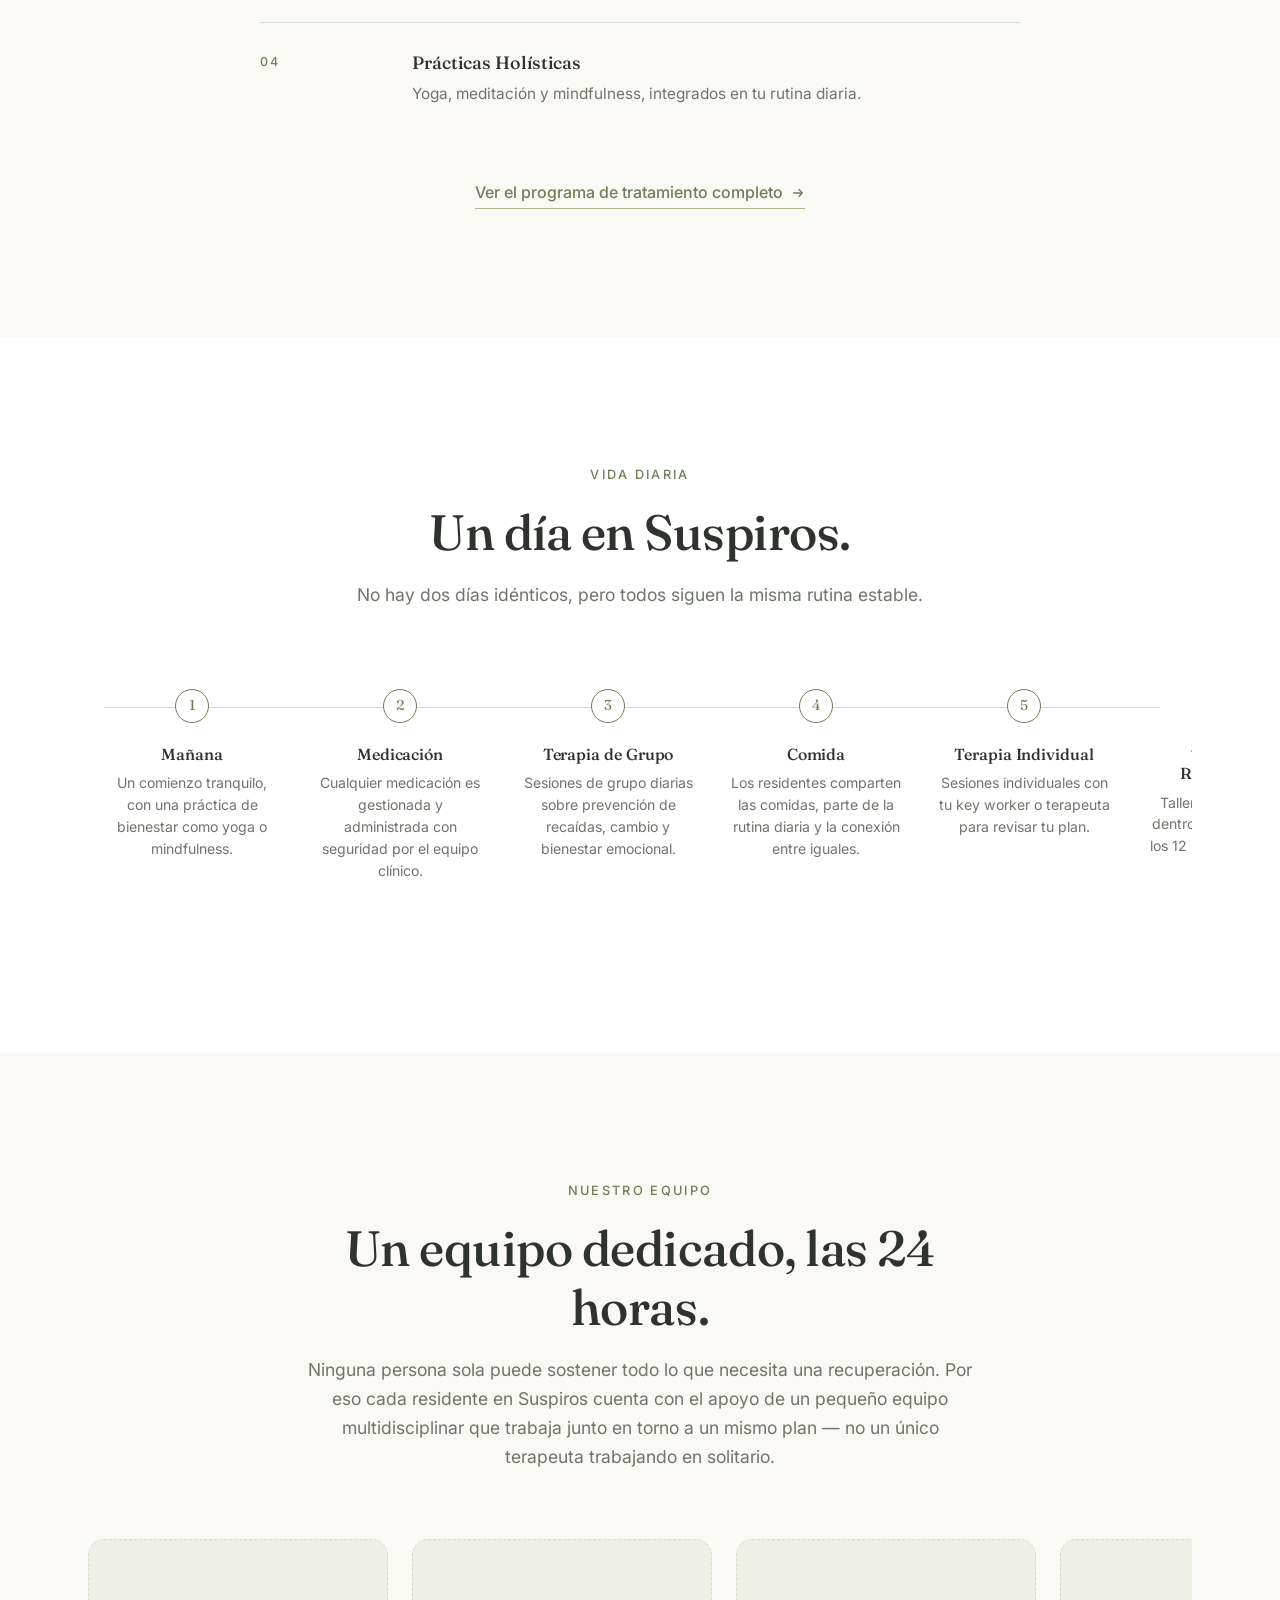
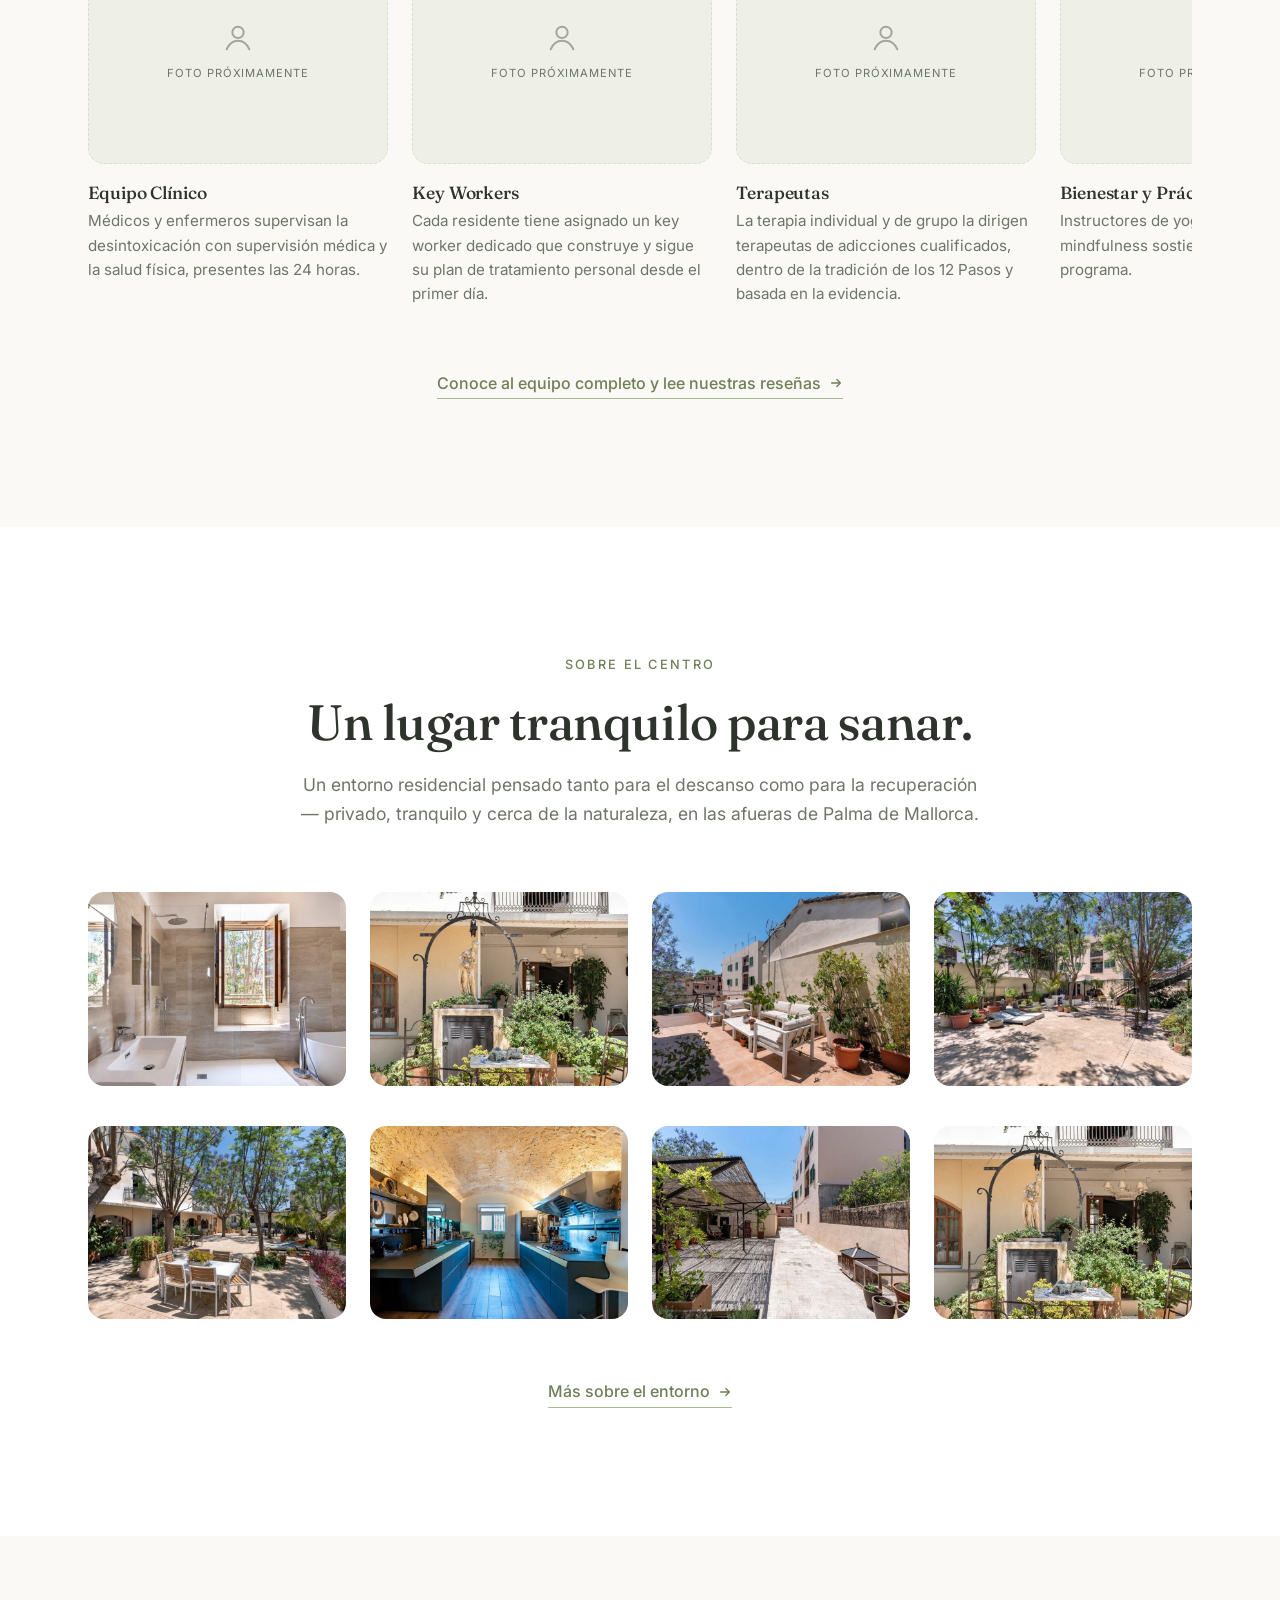
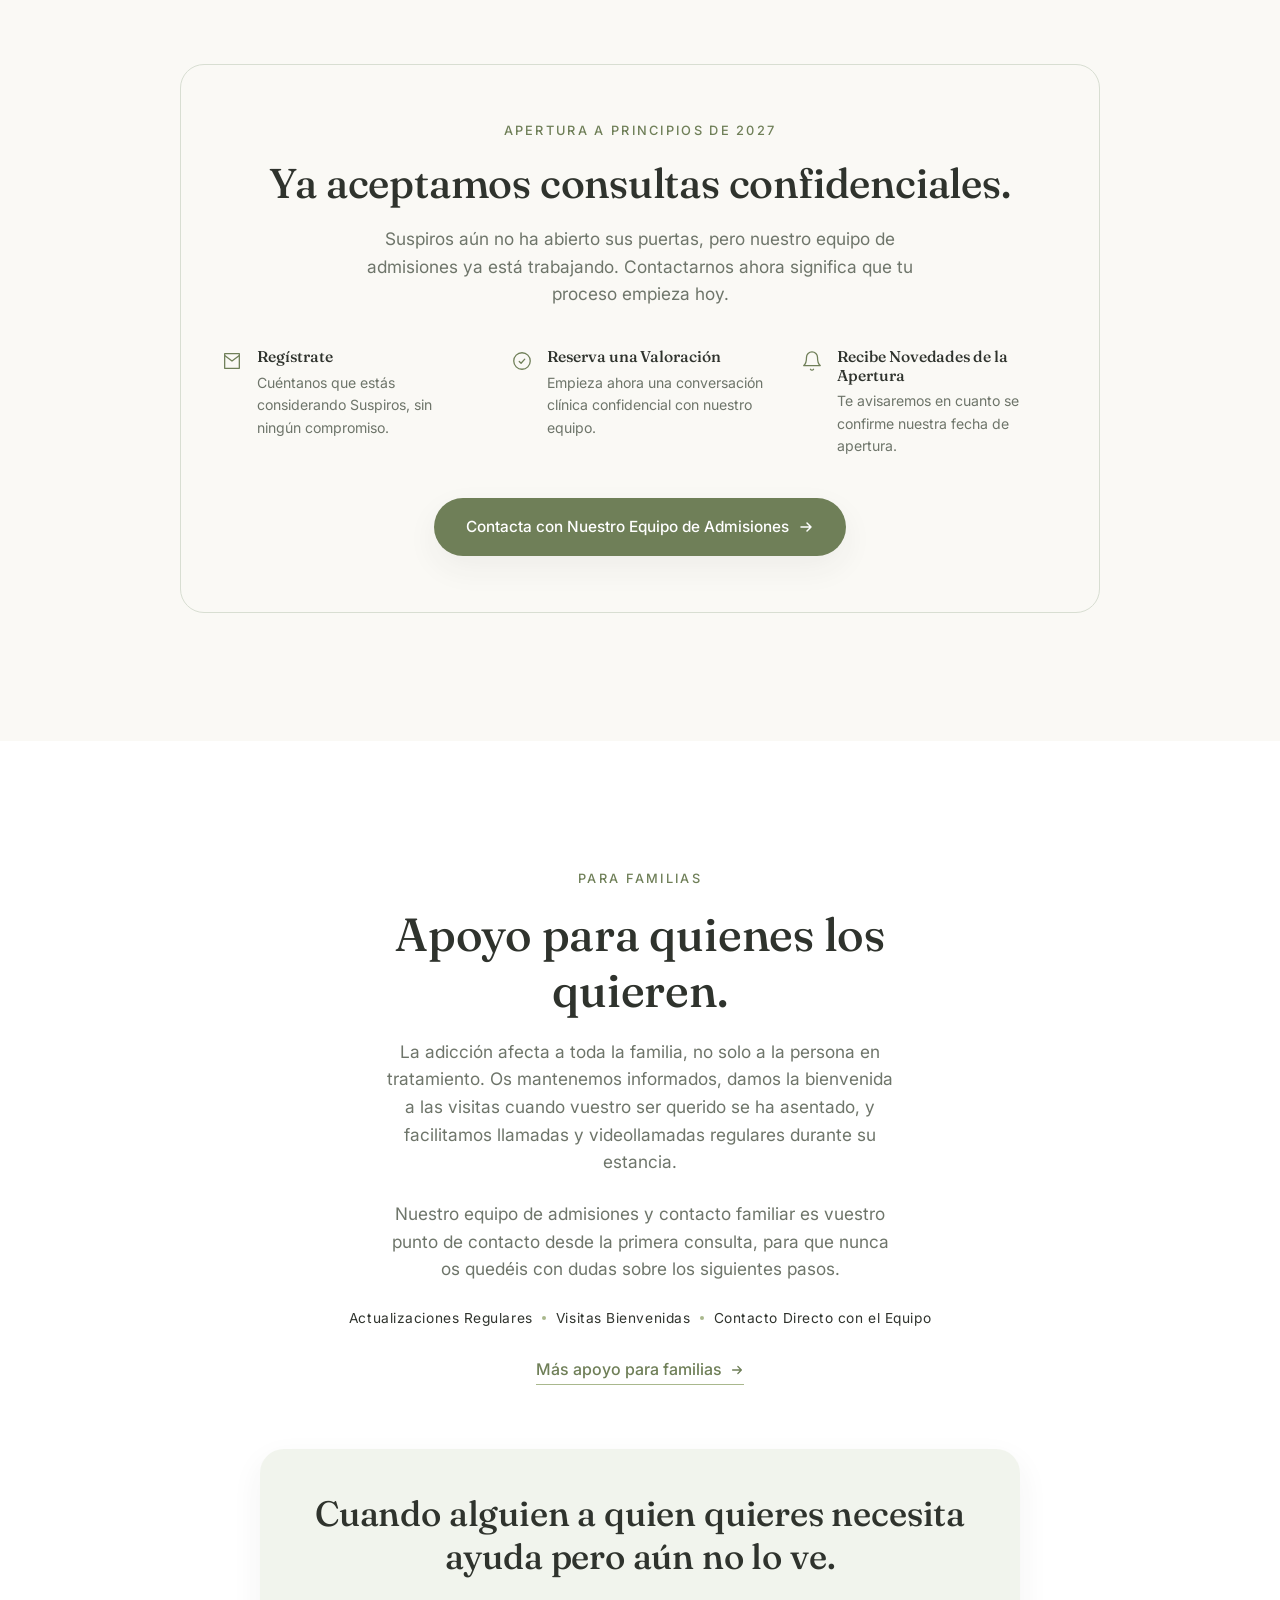
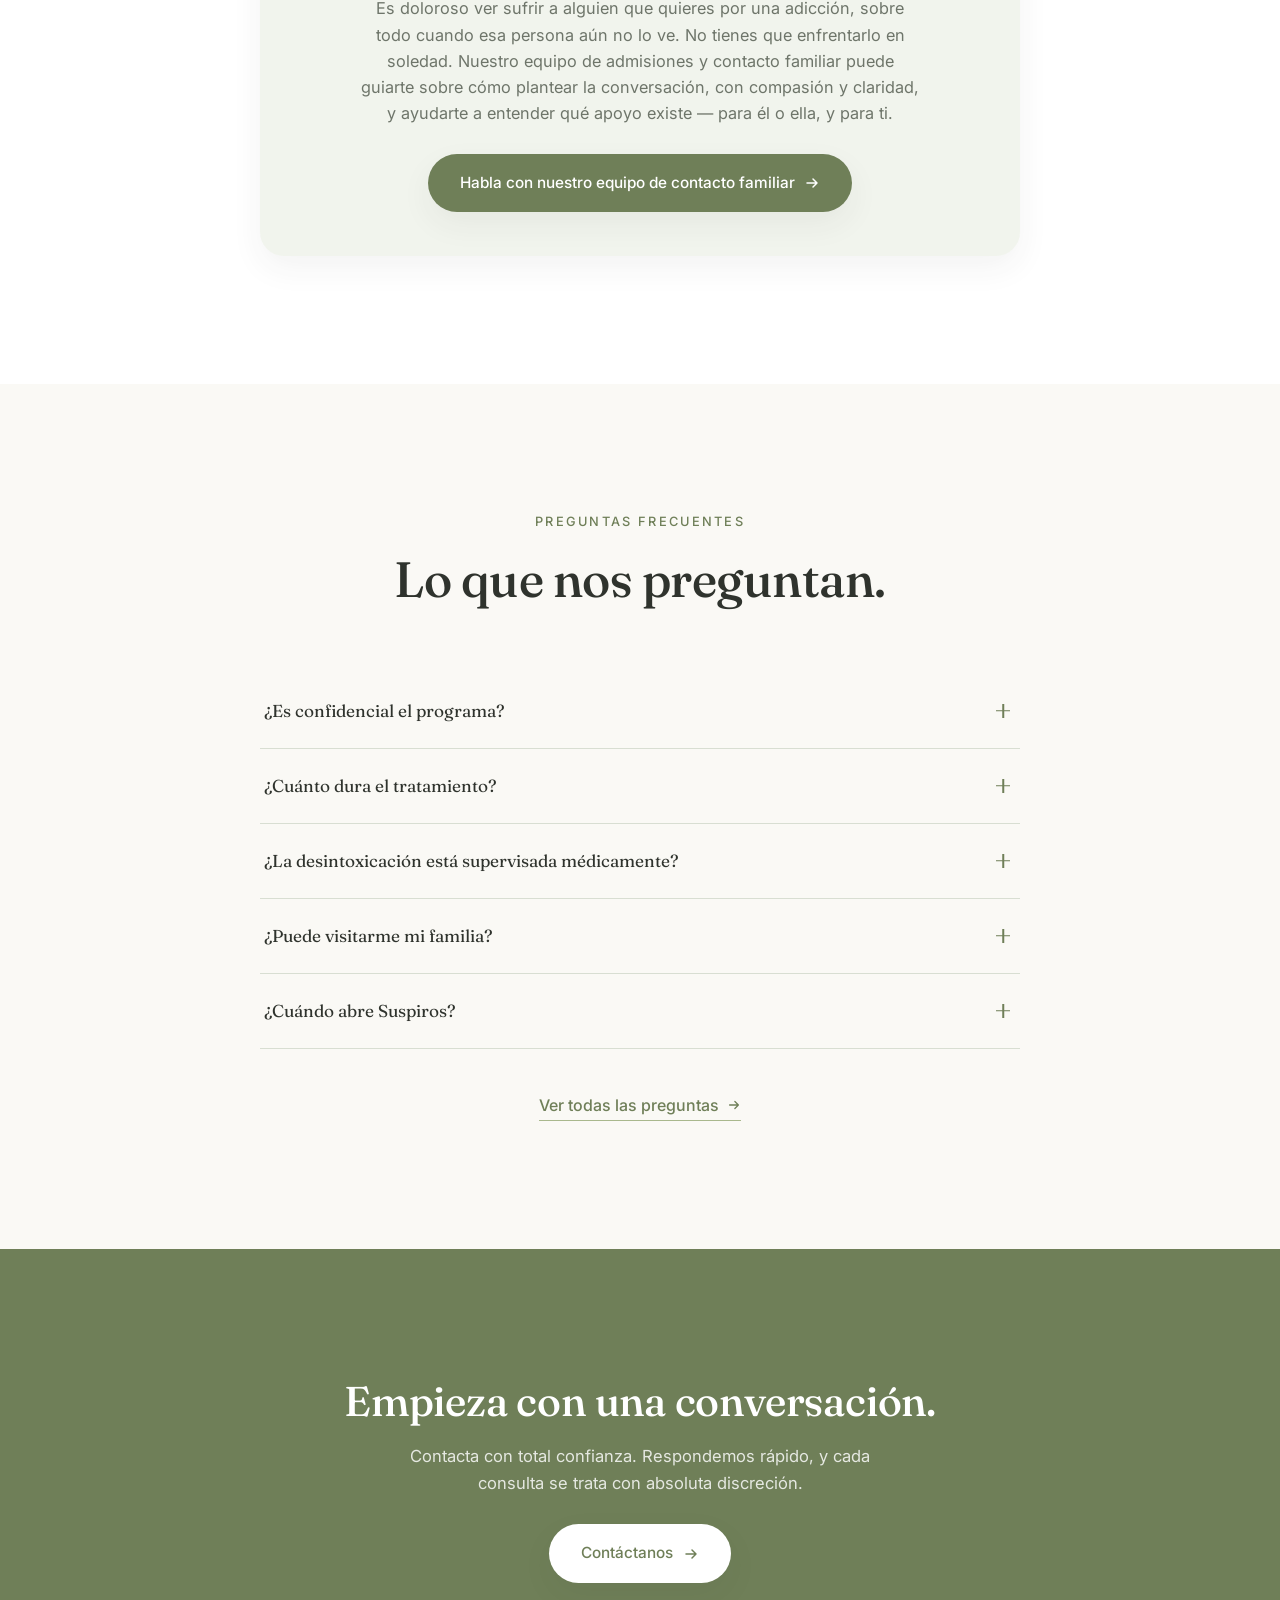
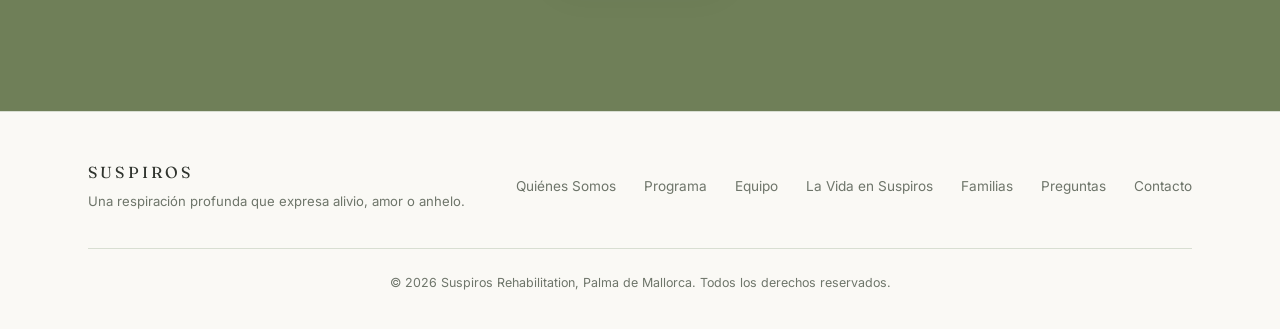
<file: home.html>
<!DOCTYPE html>
<html lang="en">
<head>
<meta charset="UTF-8">
<meta name="viewport" content="width=device-width, initial-scale=1.0">
<title>Suspiros — Private Rehabilitation Centre, Mallorca</title>
<meta name="description" content="A private rehabilitation centre for drug and alcohol addiction in Mallorca. Medically supervised detox, personalised treatment, and calm, structured surroundings.">
<meta name="theme-color" content="#FAF9F5">
<link rel="canonical" href="https://suspirosrehab.com/">
<link rel="alternate" hreflang="en" href="https://suspirosrehab.com/">
<link rel="alternate" hreflang="es" href="https://suspirosrehab.com/es">
<link rel="alternate" hreflang="x-default" href="https://suspirosrehab.com/">
<meta property="og:title" content="Suspiros — Private Rehabilitation Centre, Mallorca">
<meta property="og:description" content="A private rehabilitation centre for drug and alcohol addiction in Mallorca. Medically supervised detox, personalised treatment, and calm, structured surroundings.">
<meta property="og:type" content="website">
<meta property="og:url" content="https://suspirosrehab.com/">
<meta property="og:site_name" content="Suspiros">
<meta property="og:image" content="https://suspirosrehab.com/images/og-image.jpg">
<meta property="og:image:width" content="1200">
<meta property="og:image:height" content="630">
<meta property="og:locale" content="en_GB">
<meta property="og:locale:alternate" content="es_ES">
<meta name="twitter:card" content="summary_large_image">
<meta name="twitter:title" content="Suspiros — Private Rehabilitation Centre, Mallorca">
<meta name="twitter:description" content="A private rehabilitation centre for drug and alcohol addiction in Mallorca. Medically supervised detox, personalised treatment, and calm, structured surroundings.">
<meta name="twitter:image" content="https://suspirosrehab.com/images/og-image.jpg">
<link rel="icon" type="image/png" sizes="32x32" href="images/favicon-32.png">
<link rel="icon" type="image/png" sizes="180x180" href="images/favicon.png">
<link rel="apple-touch-icon" href="images/favicon.png">
<link rel="preconnect" href="https://fonts.googleapis.com">
<link rel="preconnect" href="https://fonts.gstatic.com" crossorigin>
<link href="https://fonts.googleapis.com/css2?family=Fraunces:ital,opsz,wght@0,9..144,400;0,9..144,500;0,9..144,600;1,9..144,400;1,9..144,500&family=Inter:wght@400;500;600&display=swap" rel="stylesheet">
<script type="application/ld+json">
{
  "@context": "https://schema.org",
  "@type": "MedicalBusiness",
  "name": "Suspiros",
  "description": "Private rehabilitation centre in Mallorca offering medically supervised detox and personalised addiction treatment programmes.",
  "url": "https://suspirosrehab.com/",
  "image": "https://suspirosrehab.com/images/og-image.jpg",
  "address": {
    "@type": "PostalAddress",
    "addressLocality": "Palma de Mallorca",
    "addressCountry": "ES"
  }
}
</script>
<link rel="stylesheet" href="assets/styles.css">
</head>
<body>

<a href="#main" class="skip-link" data-i18n="aria.skip">Skip to content</a>

<div class="preloader" id="preloader" aria-hidden="true">
  <div class="preloader-mark"><span class="preloader-dot"></span>SUSPIROS</div>
</div>

<header>
  <a class="announcement-bar" href="contact.html" aria-label="Send an enquiry"><div class="ann-track"><span class="ann-item"><span class="ann-dot">✦</span><span data-i18n="announcement.text">Opening Early 2027 — send your confidential enquiry online today.</span><span class="ann-cta" data-i18n="announcement.cta">Send an enquiry →</span></span><span class="ann-item"><span class="ann-dot">✦</span><span data-i18n="announcement.text">Opening Early 2027 — send your confidential enquiry online today.</span><span class="ann-cta" data-i18n="announcement.cta">Send an enquiry →</span></span><span class="ann-item"><span class="ann-dot">✦</span><span data-i18n="announcement.text">Opening Early 2027 — send your confidential enquiry online today.</span><span class="ann-cta" data-i18n="announcement.cta">Send an enquiry →</span></span><span class="ann-item"><span class="ann-dot">✦</span><span data-i18n="announcement.text">Opening Early 2027 — send your confidential enquiry online today.</span><span class="ann-cta" data-i18n="announcement.cta">Send an enquiry →</span></span><span class="ann-item"><span class="ann-dot">✦</span><span data-i18n="announcement.text">Opening Early 2027 — send your confidential enquiry online today.</span><span class="ann-cta" data-i18n="announcement.cta">Send an enquiry →</span></span><span class="ann-item"><span class="ann-dot">✦</span><span data-i18n="announcement.text">Opening Early 2027 — send your confidential enquiry online today.</span><span class="ann-cta" data-i18n="announcement.cta">Send an enquiry →</span></span></div></a>
  <nav aria-label="Primary">
    <div class="nav-start">
      <a href="home.html" class="nav-logo"><img src="images/logo.png" alt="Suspiros" width="68" height="68" loading="eager"></a>
      <div class="nav-actions">
        <div class="lang-toggle" id="langToggle">
          <button type="button" data-lang="en">EN</button>
          <button type="button" data-lang="es">ES</button>
        </div>
        <a href="contact.html" class="nav-cta" data-i18n="nav.book">Book Assessment</a>
      </div>
    </div>
    <ul class="nav-links">
      <li><a href="about.html" data-i18n="nav.about">About</a></li>
      <li><a href="programme.html" data-i18n="nav.program">Programme</a></li>
      <li><a href="team.html" data-i18n="nav.team">Team</a></li>
      <li><a href="life.html" data-i18n="nav.life">Life at Suspiros</a></li>
      <li><a href="family.html" data-i18n="nav.family">For Families</a></li>
      <li><a href="faq.html" data-i18n="nav.faq">FAQ</a></li>
      <li><a href="contact.html" data-i18n="nav.contact">Contact</a></li>
    </ul>
    <button class="nav-toggle" id="navToggle" aria-label="Open menu" data-i18n-aria="aria.menu" aria-expanded="false" aria-controls="mobileMenu">
      <svg class="icon-menu" viewBox="0 0 24 24" fill="none"><line x1="4" y1="7" x2="20" y2="7" stroke="currentColor" stroke-width="1.4" stroke-linecap="round"/><line x1="4" y1="12" x2="20" y2="12" stroke="currentColor" stroke-width="1.4" stroke-linecap="round"/><line x1="4" y1="17" x2="20" y2="17" stroke="currentColor" stroke-width="1.4" stroke-linecap="round"/></svg>
      <svg class="icon-close" viewBox="0 0 24 24" fill="none"><line x1="6" y1="6" x2="18" y2="18" stroke="currentColor" stroke-width="1.4" stroke-linecap="round"/><line x1="18" y1="6" x2="6" y2="18" stroke="currentColor" stroke-width="1.4" stroke-linecap="round"/></svg>
    </button>
  </nav>
</header>

<div class="mobile-menu" id="mobileMenu">
  <svg class="mobile-menu-bg" viewBox="0 0 500 500" fill="none" aria-hidden="true">
    <circle cx="250" cy="250" r="230" stroke="#6F7F58" stroke-width="1.4"/>
    <path d="M20 330C110 270 180 300 250 320C330 344 400 300 480 250" stroke="#6F7F58" stroke-width="1.4"/>
    <path d="M20 390C120 350 200 375 260 390C350 412 420 375 480 345" stroke="#6F7F58" stroke-width="1.4"/>
  </svg>
  <div class="mobile-menu-inner">
    <div class="mobile-menu-links" role="navigation" aria-label="Menu">
      <a href="about.html" data-i18n="nav.about">About</a>
      <a href="programme.html" data-i18n="nav.program">Programme</a>
      <a href="team.html" data-i18n="nav.team">Team</a>
      <a href="life.html" data-i18n="nav.life">Life at Suspiros</a>
      <a href="family.html" data-i18n="nav.family">For Families</a>
      <a href="faq.html" data-i18n="nav.faq">FAQ</a>
      <a href="contact.html" data-i18n="nav.contact">Contact</a>
    </div>
    <div class="mobile-menu-actions">
      <a href="contact.html" class="nav-cta" data-i18n="nav.book">Book Assessment</a>
      <button type="button" class="btn-urgent" id="emergencyOpen" aria-haspopup="dialog" aria-controls="emergencyOverlay">
        <svg viewBox="0 0 24 24" fill="none"><path d="M12 9v4.5M12 16.2v.1M10.3 4.3L2.9 17.2c-.6 1 .1 2.3 1.3 2.3h15.6c1.2 0 1.9-1.3 1.3-2.3L13.7 4.3c-.6-1-2-1-2.6 0z" stroke="currentColor" stroke-width="1.5" stroke-linecap="round" stroke-linejoin="round"/></svg>
        <span data-i18n="nav.emergency">Emergency Help</span>
      </button>
      <div class="lang-toggle" id="langToggleMobile">
        <button type="button" data-lang="en">EN</button>
        <span class="lang-toggle-sep" aria-hidden="true">/</span>
        <button type="button" data-lang="es">ES</button>
      </div>
    </div>
  </div>
</div>

<main id="main">

  <!-- HERO -->
  <section class="hero">
    <div class="hero-bg"></div>
    <div class="hero-bg-pattern"></div>
    <div class="hero-content">
      <span class="hero-eyebrow"><span class="hero-eyebrow-dot"></span>Palma de Mallorca</span>
      <h1 data-i18n="home.hero.title">Private Drug &amp; Alcohol Rehabilitation Centre in Mallorca</h1>
      <p data-i18n="home.hero.sub">Confidential residential treatment combining medical supervision, therapeutic care and personalised recovery programmes.</p>
      <div class="hero-ctas">
        <a href="contact.html" class="btn-primary">
          <span data-i18n="home.hero.cta">Book a Confidential Assessment</span>
          <svg width="16" height="16" viewBox="0 0 16 16" fill="none"><path d="M3 8h10M9 4l4 4-4 4" stroke="white" stroke-width="1.5" stroke-linecap="round" stroke-linejoin="round"/></svg>
        </a>
        <a href="programme.html" class="btn-secondary">
          <span data-i18n="home.hero.cta2">View Our Programme</span>
        </a>
      </div>
      <div class="hero-badges">
        <span class="hero-badge">
          <svg viewBox="0 0 24 24" fill="none"><path d="M5 20V10l7-5 7 5v10M9 20v-6h6v6" stroke="currentColor" stroke-width="1.5" stroke-linejoin="round"/></svg>
          <span data-i18n="home.hero.badge1">Residential Rehabilitation</span>
        </span>
        <span class="hero-badge">
          <svg viewBox="0 0 24 24" fill="none"><path d="M12 3l7 3v6c0 4.5-3 7.5-7 9-4-1.5-7-4.5-7-9V6l7-3z" stroke="currentColor" stroke-width="1.5" stroke-linejoin="round"/><path d="M9.2 12.2l1.9 1.9 3.7-3.9" stroke="currentColor" stroke-width="1.5" stroke-linecap="round" stroke-linejoin="round"/></svg>
          <span data-i18n="home.hero.badge2">Medical Supervision</span>
        </span>
        <span class="hero-badge">
          <svg viewBox="0 0 24 24" fill="none"><circle cx="12" cy="8" r="3.4" stroke="currentColor" stroke-width="1.5"/><path d="M5 20c1.6-4 4-6 7-6s5.4 2 7 6" stroke="currentColor" stroke-width="1.5" stroke-linecap="round"/></svg>
          <span data-i18n="home.hero.badge3">Individual Treatment Plans</span>
        </span>
        <span class="hero-badge">
          <svg viewBox="0 0 24 24" fill="none"><rect x="4" y="5" width="16" height="15" rx="2" stroke="currentColor" stroke-width="1.5"/><path d="M4 9.5h16M8 3v3.5M16 3v3.5" stroke="currentColor" stroke-width="1.5" stroke-linecap="round"/></svg>
          <span data-i18n="home.hero.badge4">Opening Early 2027</span>
        </span>
      </div>
    </div>
  </section>

  <!-- WHO WE ARE -->
  <section>
    <div class="container">
      <div class="about-grid">
        <div class="about-text reveal">
          <span class="section-eyebrow" data-i18n="page.about.eyebrow">Who We Are</span>
          <h2 data-i18n="page.about.title" data-i18n-html="true">A private centre for addiction <em>recovery</em>.</h2>
          <p data-i18n="page.about.lead">Suspiros is a private residential centre for drug and alcohol addiction, based near Palma de Mallorca, Spain. We provide confidential, medically supervised treatment for adults who are ready to make a change, in a calm, structured environment built specifically for recovery.</p>
          <p data-i18n="page.about.p2">Every resident is assessed individually before arrival, and receives a personalised treatment plan built around their own history and goals. Our approach combines medically assisted detox, individual and group therapy, and the 12-Step tradition, blended with holistic practices such as yoga and mindfulness — because we believe lasting recovery depends on treating the whole person, not just the addiction.</p>
          <p data-i18n="page.about.p3">A multidisciplinary team of clinicians, therapists, and key workers is on site around the clock. From your first confidential enquiry through to your aftercare plan, you are never simply handed a schedule and left to follow it alone — the same team walks with you at every stage.</p>
          <p data-i18n="page.about.p4">Suspiros is set in a private residential villa surrounded by orange groves and gardens, with a pool, a covered terrace, and quiet spaces for reflection alongside shared spaces for group work and connection. It is designed to feel like a home, not a hospital — private, unhurried, and away from the pressures of daily life.</p>
          <p data-i18n="page.about.p5">Every enquiry and every stay is treated with complete confidentiality. Suspiros is designed for adults seeking residential treatment for drug or alcohol addiction — whether this is a first step, or a return after a previous attempt — and for the families who want to understand how to help.</p>
          <div class="about-tags">
            <span data-i18n="page.about.tag1">Residential Care</span><span class="about-tag-dot"></span>
            <span data-i18n="page.about.tag2">Evidence-Based Treatment</span><span class="about-tag-dot"></span>
            <span data-i18n="page.about.tag3">24-Hour Support</span>
          </div>
          <a href="about.html" class="teaser-link">
            <span data-i18n="home.about.link">More about our approach</span>
            <svg width="14" height="14" viewBox="0 0 16 16" fill="none"><path d="M3 8h10M9 4l4 4-4 4" stroke="#6F7F58" stroke-width="1.5" stroke-linecap="round" stroke-linejoin="round"/></svg>
          </a>
        </div>
      </div>
    </div>
  </section>

  <!-- SERVICES -->
  <section class="bg-alt">
    <div class="container">
      <div class="section-head reveal">
        <span class="section-eyebrow" data-i18n="page.help.eyebrow">Our Services</span>
        <h2 data-i18n="page.help.title">Whatever brought you here, we can help.</h2>
      </div>
      <div class="slider-track">
        <div class="help-card tone-a reveal">
          <h3 data-i18n="page.help.detoxTitle">Medical Detox</h3>
          <p data-i18n="page.help.detoxText">A clinician manages your physical stabilisation safely, around the clock, before any therapeutic work begins.</p>
          <a href="programme.html" class="teaser-link">
            <span data-i18n="page.help.readMore">Read more</span>
            <svg width="14" height="14" viewBox="0 0 16 16" fill="none"><path d="M3 8h10M9 4l4 4-4 4" stroke="#6F7F58" stroke-width="1.5" stroke-linecap="round" stroke-linejoin="round"/></svg>
          </a>
        </div>
        <div class="help-card tone-b reveal">
          <h3 data-i18n="page.help.alcoholTitle">Alcohol Addiction</h3>
          <p data-i18n="page.help.alcoholText">Alcohol dependence often masks deeper pain or stress. Through medically supervised detox, therapy, and relapse-prevention work, we help residents rebuild balance, confidence, and control over their lives.</p>
          <a href="programme.html" class="teaser-link">
            <span data-i18n="page.help.readMore">Read more</span>
            <svg width="14" height="14" viewBox="0 0 16 16" fill="none"><path d="M3 8h10M9 4l4 4-4 4" stroke="#6F7F58" stroke-width="1.5" stroke-linecap="round" stroke-linejoin="round"/></svg>
          </a>
        </div>
        <div class="help-card tone-a reveal">
          <h3 data-i18n="page.help.drugTitle">Drug Addiction</h3>
          <p data-i18n="page.help.drugText">Drug dependence can take hold gradually or all at once, and often needs careful medical support to safely stop. Our clinical team manages detox safely, then builds a therapeutic plan around what comes next.</p>
          <a href="programme.html" class="teaser-link">
            <span data-i18n="page.help.readMore">Read more</span>
            <svg width="14" height="14" viewBox="0 0 16 16" fill="none"><path d="M3 8h10M9 4l4 4-4 4" stroke="#6F7F58" stroke-width="1.5" stroke-linecap="round" stroke-linejoin="round"/></svg>
          </a>
        </div>
        <div class="help-card tone-b reveal">
          <h3 data-i18n="page.help.familyTitle">Family Support</h3>
          <p data-i18n="page.help.familyText">Addiction affects the whole family. We keep loved ones informed, welcome visits once appropriate, and support families through the process.</p>
          <a href="family.html" class="teaser-link">
            <span data-i18n="page.help.readMore">Read more</span>
            <svg width="14" height="14" viewBox="0 0 16 16" fill="none"><path d="M3 8h10M9 4l4 4-4 4" stroke="#6F7F58" stroke-width="1.5" stroke-linecap="round" stroke-linejoin="round"/></svg>
          </a>
        </div>
        <div class="help-card tone-a reveal">
          <h3 data-i18n="page.help.aftercareTitle">Aftercare</h3>
          <p data-i18n="page.help.aftercareText">Before you leave, we build your aftercare plan together, so your recovery continues with structure and support after you go home.</p>
          <a href="programme.html" class="teaser-link">
            <span data-i18n="page.help.readMore">Read more</span>
            <svg width="14" height="14" viewBox="0 0 16 16" fill="none"><path d="M3 8h10M9 4l4 4-4 4" stroke="#6F7F58" stroke-width="1.5" stroke-linecap="round" stroke-linejoin="round"/></svg>
          </a>
        </div>
      </div>
    </div>
  </section>

  <!-- HOW WE WORK -->
  <section class="how-we-work">
    <svg class="how-we-work-bg" viewBox="0 0 500 500" fill="none" aria-hidden="true">
      <circle cx="250" cy="250" r="230" stroke="#6F7F58" stroke-width="1.4"/>
      <path d="M20 330C110 270 180 300 250 320C330 344 400 300 480 250" stroke="#6F7F58" stroke-width="1.4"/>
      <path d="M20 390C120 350 200 375 260 390C350 412 420 375 480 345" stroke="#6F7F58" stroke-width="1.4"/>
    </svg>
    <div class="container">
      <div class="section-head reveal">
        <span class="section-eyebrow" data-i18n="page.how.eyebrow">How We Work</span>
        <h2 data-i18n="page.how.title">A clear, structured process.</h2>
        <p data-i18n="page.how.lead">No two residents follow the same path, but every path is built on the same five foundations.</p>
      </div>
      <div class="how-photo-placeholder reveal">
        <svg viewBox="0 0 24 24" fill="none"><circle cx="8" cy="9" r="2.6" stroke="currentColor" stroke-width="1.4"/><circle cx="16" cy="9" r="2.6" stroke="currentColor" stroke-width="1.4"/><path d="M2.5 19c1.2-3.2 3.3-4.8 5.5-4.8s4.3 1.6 5.5 4.8M10.5 19c1.2-3.2 3.3-4.8 5.5-4.8s4.3 1.6 5.5 4.8" stroke="currentColor" stroke-width="1.4" stroke-linecap="round"/></svg>
        <span data-i18n="page.how.photoSoon">Team Photo Coming Soon</span>
      </div>
      <div class="faq-list reveal">
        <div class="faq-item">
          <button class="faq-question" aria-expanded="false">
            <span data-i18n="page.how.q1">Medically Supervised Detox</span>
            <span class="faq-plus"></span>
          </button>
          <div class="faq-answer"><p data-i18n="page.how.a1">A clinician manages your physical stabilisation safely, around the clock, before therapeutic work begins. Nothing is rushed, and nothing is left unsupervised.</p></div>
        </div>
        <div class="faq-item">
          <button class="faq-question" aria-expanded="false">
            <span data-i18n="page.how.q2">A Personalised Treatment Plan</span>
            <span class="faq-plus"></span>
          </button>
          <div class="faq-answer"><p data-i18n="page.how.a2">Every resident is assessed individually and given a treatment plan built around their own history and goals, reviewed regularly with their key worker as they progress.</p></div>
        </div>
        <div class="faq-item">
          <button class="faq-question" aria-expanded="false">
            <span data-i18n="page.how.q3">The 12-Step Foundation</span>
            <span class="faq-plus"></span>
          </button>
          <div class="faq-answer"><p data-i18n="page.how.a3">Our programme is rooted in the 12-Step tradition, blended with evidence-based therapy and a steady daily rhythm — not tied to any religion, and open to people of every background.</p></div>
        </div>
        <div class="faq-item">
          <button class="faq-question" aria-expanded="false">
            <span data-i18n="page.how.q4">Family Involvement</span>
            <span class="faq-plus"></span>
          </button>
          <div class="faq-answer"><p data-i18n="page.how.a4">Where it is appropriate and wanted, family sessions can form part of the plan, and we keep loved ones informed throughout the stay.</p></div>
        </div>
        <div class="faq-item">
          <button class="faq-question" aria-expanded="false">
            <span data-i18n="page.how.q5">Aftercare Planning</span>
            <span class="faq-plus"></span>
          </button>
          <div class="faq-answer"><p data-i18n="page.how.a5">Before you leave, we build your aftercare plan together, so your recovery continues with structure and support after you go home.</p></div>
        </div>
      </div>
    </div>
  </section>

  <!-- HOW TREATMENT WORKS -->
  <section class="bg-alt">
    <div class="container">
      <div class="section-head reveal">
        <span class="section-eyebrow" data-i18n="home.journey.eyebrow">How Treatment Works</span>
        <h2 data-i18n="home.journey.title">Your journey, step by step.</h2>
        <p data-i18n="home.journey.lead">From your first confidential enquiry to your aftercare plan, every step is clear before you take it.</p>
      </div>
      <div class="timeline-track reveal">
        <div class="timeline-step">
          <div class="timeline-dot">1</div>
          <h3 data-i18n="home.journey.s1Title">Confidential Enquiry</h3>
          <p data-i18n="home.journey.s1Text">You reach out by phone, email, or the form on this site. Nothing is shared, and nothing is decided yet.</p>
        </div>
        <div class="timeline-step">
          <div class="timeline-dot">2</div>
          <h3 data-i18n="home.journey.s2Title">Clinical Review</h3>
          <p data-i18n="home.journey.s2Text">A clinician reviews your situation to understand what support is needed and whether Suspiros is the right fit.</p>
        </div>
        <div class="timeline-step">
          <div class="timeline-dot">3</div>
          <h3 data-i18n="home.journey.s3Title">Admission</h3>
          <p data-i18n="home.journey.s3Text">We arrange your travel and admission, and prepare your room and initial care plan before you arrive.</p>
        </div>
        <div class="timeline-step">
          <div class="timeline-dot">4</div>
          <h3 data-i18n="home.journey.s4Title">Medical Assessment</h3>
          <p data-i18n="home.journey.s4Text">On arrival, our clinical team carries out a full assessment before any detox or therapeutic work begins.</p>
        </div>
        <div class="timeline-step">
          <div class="timeline-dot">5</div>
          <h3 data-i18n="home.journey.s5Title">Personalised Recovery Plan</h3>
          <p data-i18n="home.journey.s5Text">Your treatment plan is built around your own history and goals, not a fixed template.</p>
        </div>
        <div class="timeline-step">
          <div class="timeline-dot">6</div>
          <h3 data-i18n="home.journey.s6Title">Residential Programme</h3>
          <p data-i18n="home.journey.s6Text">Medically supervised detox, therapy, and daily structure, adjusted with you as you progress.</p>
        </div>
        <div class="timeline-step">
          <div class="timeline-dot">7</div>
          <h3 data-i18n="home.journey.s7Title">Aftercare Planning</h3>
          <p data-i18n="home.journey.s7Text">Before you leave, we build your aftercare plan together, so recovery continues with structure and support.</p>
        </div>
      </div>
    </div>
  </section>

  <!-- TREATMENT PROGRAMME -->
  <section>
    <div class="container">
      <div class="section-head reveal">
        <span class="section-eyebrow" data-i18n="page.program.eyebrow">Treatment Programme</span>
        <h2 data-i18n="page.program.title">Care for the whole person.</h2>
        <p data-i18n="page.program.sub">Medical care, therapy, and daily structure, built around your recovery.</p>
      </div>
      <div class="program-list">
        <div class="program-item reveal">
          <span class="program-num">01</span>
          <div>
            <h3 data-i18n="page.program.card1Title">Medically Assisted Detox</h3>
            <p data-i18n="page.program.card1Text">A clinician manages your physical stabilisation, safely and around the clock, before therapeutic work begins.</p>
          </div>
        </div>
        <div class="program-item reveal">
          <span class="program-num">02</span>
          <div>
            <h3 data-i18n="page.program.card2Title">One-to-One Support</h3>
            <p data-i18n="page.program.card2Text">A dedicated key worker meets with you weekly to build and adjust your personal treatment plan.</p>
          </div>
        </div>
        <div class="program-item reveal">
          <span class="program-num">03</span>
          <div>
            <h3 data-i18n="page.program.card3Title">Group Therapy &amp; Workshops</h3>
            <p data-i18n="page.program.card3Text">Daily groups and workshops on relapse prevention, change, and emotional wellbeing.</p>
          </div>
        </div>
        <div class="program-item reveal">
          <span class="program-num">04</span>
          <div>
            <h3 data-i18n="page.program.card4Title">Holistic Practices</h3>
            <p data-i18n="page.program.card4Text">Yoga, meditation, and mindfulness, woven into your daily rhythm.</p>
          </div>
        </div>
      </div>
      <div class="section-more reveal">
        <a href="programme.html" class="teaser-link">
          <span data-i18n="home.program.link">See the full treatment programme</span>
          <svg width="14" height="14" viewBox="0 0 16 16" fill="none"><path d="M3 8h10M9 4l4 4-4 4" stroke="#6F7F58" stroke-width="1.5" stroke-linecap="round" stroke-linejoin="round"/></svg>
        </a>
      </div>
    </div>
  </section>

  <!-- DAILY LIFE -->
  <section class="bg-alt">
    <div class="container">
      <div class="section-head reveal">
        <span class="section-eyebrow" data-i18n="home.daily.eyebrow">Daily Life</span>
        <h2 data-i18n="home.daily.title">A day at Suspiros.</h2>
        <p data-i18n="home.daily.lead">No two days are identical, but every day follows the same steady rhythm.</p>
      </div>
      <div class="timeline-track reveal">
        <div class="timeline-step">
          <div class="timeline-dot">1</div>
          <h3 data-i18n="home.daily.d1Title">Morning</h3>
          <p data-i18n="home.daily.d1Text">A gentle start, with a wellness practice such as yoga or mindfulness.</p>
        </div>
        <div class="timeline-step">
          <div class="timeline-dot">2</div>
          <h3 data-i18n="home.daily.d2Title">Medication</h3>
          <p data-i18n="home.daily.d2Text">Any medication is managed and administered safely by the clinical team.</p>
        </div>
        <div class="timeline-step">
          <div class="timeline-dot">3</div>
          <h3 data-i18n="home.daily.d3Title">Group Therapy</h3>
          <p data-i18n="home.daily.d3Text">Daily group sessions on relapse prevention, change, and emotional wellbeing.</p>
        </div>
        <div class="timeline-step">
          <div class="timeline-dot">4</div>
          <h3 data-i18n="home.daily.d4Title">Lunch</h3>
          <p data-i18n="home.daily.d4Text">Residents share meals together, part of the daily rhythm and peer connection.</p>
        </div>
        <div class="timeline-step">
          <div class="timeline-dot">5</div>
          <h3 data-i18n="home.daily.d5Title">Individual Therapy</h3>
          <p data-i18n="home.daily.d5Text">One-to-one sessions with your key worker or therapist to review your plan.</p>
        </div>
        <div class="timeline-step">
          <div class="timeline-dot">6</div>
          <h3 data-i18n="home.daily.d6Title">Recovery Workshops</h3>
          <p data-i18n="home.daily.d6Text">Structured workshops within the 12-Step and evidence-based tradition.</p>
        </div>
        <div class="timeline-step">
          <div class="timeline-dot">7</div>
          <h3 data-i18n="home.daily.d7Title">Wellbeing Activities</h3>
          <p data-i18n="home.daily.d7Text">Time outdoors, by the pool, or in the quiet room — rest as part of recovery.</p>
        </div>
        <div class="timeline-step">
          <div class="timeline-dot">8</div>
          <h3 data-i18n="home.daily.d8Title">Evening Reflection</h3>
          <p data-i18n="home.daily.d8Text">A calm close to the day, alone or with others, before rest.</p>
        </div>
      </div>
    </div>
  </section>

  <!-- OUR TEAM -->
  <section>
    <div class="container">
      <div class="section-head reveal">
        <span class="section-eyebrow" data-i18n="page.team.eyebrow">Our Team</span>
        <h2 data-i18n="page.team.title">A dedicated team, around the clock.</h2>
        <p data-i18n="page.team.intro">No single person can hold everything a recovery needs. That is why every resident at Suspiros is supported by a small, multidisciplinary team working together around one shared plan — not a single therapist working in isolation.</p>
      </div>
      <div class="slider-track">
        <div class="team-card reveal">
          <div class="team-photo-placeholder">
            <svg viewBox="0 0 24 24" fill="none"><circle cx="12" cy="8" r="4" stroke="currentColor" stroke-width="1.4"/><path d="M4 20c1.8-4 5-6 8-6s6.2 2 8 6" stroke="currentColor" stroke-width="1.4" stroke-linecap="round"/></svg>
            <span data-i18n="page.team.photoSoon">Photo Coming Soon</span>
          </div>
          <div>
            <h3 data-i18n="page.team.r1Title">Clinical Team</h3>
            <p data-i18n="page.team.r1Text">Doctors and nurses oversee medically assisted detox and physical health, on site around the clock.</p>
          </div>
        </div>
        <div class="team-card reveal">
          <div class="team-photo-placeholder">
            <svg viewBox="0 0 24 24" fill="none"><circle cx="12" cy="8" r="4" stroke="currentColor" stroke-width="1.4"/><path d="M4 20c1.8-4 5-6 8-6s6.2 2 8 6" stroke="currentColor" stroke-width="1.4" stroke-linecap="round"/></svg>
            <span data-i18n="page.team.photoSoon">Photo Coming Soon</span>
          </div>
          <div>
            <h3 data-i18n="page.team.r2Title">Key Workers</h3>
            <p data-i18n="page.team.r2Text">Every resident is paired with a dedicated key worker who builds and follows their personal treatment plan from day one.</p>
          </div>
        </div>
        <div class="team-card reveal">
          <div class="team-photo-placeholder">
            <svg viewBox="0 0 24 24" fill="none"><circle cx="12" cy="8" r="4" stroke="currentColor" stroke-width="1.4"/><path d="M4 20c1.8-4 5-6 8-6s6.2 2 8 6" stroke="currentColor" stroke-width="1.4" stroke-linecap="round"/></svg>
            <span data-i18n="page.team.photoSoon">Photo Coming Soon</span>
          </div>
          <div>
            <h3 data-i18n="page.team.r3Title">Therapists</h3>
            <p data-i18n="page.team.r3Text">Individual and group therapy is led by qualified addiction therapists, working within the 12-Step and evidence-based tradition.</p>
          </div>
        </div>
        <div class="team-card reveal">
          <div class="team-photo-placeholder">
            <svg viewBox="0 0 24 24" fill="none"><circle cx="12" cy="8" r="4" stroke="currentColor" stroke-width="1.4"/><path d="M4 20c1.8-4 5-6 8-6s6.2 2 8 6" stroke="currentColor" stroke-width="1.4" stroke-linecap="round"/></svg>
            <span data-i18n="page.team.photoSoon">Photo Coming Soon</span>
          </div>
          <div>
            <h3 data-i18n="page.team.r4Title">Wellness &amp; Holistic Practitioners</h3>
            <p data-i18n="page.team.r4Text">Yoga, meditation, and mindfulness practitioners support the daily rhythm of the programme.</p>
          </div>
        </div>
        <div class="team-card reveal">
          <div class="team-photo-placeholder">
            <svg viewBox="0 0 24 24" fill="none"><circle cx="12" cy="8" r="4" stroke="currentColor" stroke-width="1.4"/><path d="M4 20c1.8-4 5-6 8-6s6.2 2 8 6" stroke="currentColor" stroke-width="1.4" stroke-linecap="round"/></svg>
            <span data-i18n="page.team.photoSoon">Photo Coming Soon</span>
          </div>
          <div>
            <h3 data-i18n="page.team.r5Title">Admissions &amp; Family Liaison</h3>
            <p data-i18n="page.team.r5Text">A dedicated point of contact guides you through enquiry and admission, and keeps families informed throughout the stay.</p>
          </div>
        </div>
      </div>
      <div class="section-more reveal">
        <a href="team.html" class="teaser-link">
          <span data-i18n="home.team.link">Meet the full team, and read our reviews</span>
          <svg width="14" height="14" viewBox="0 0 16 16" fill="none"><path d="M3 8h10M9 4l4 4-4 4" stroke="#6F7F58" stroke-width="1.5" stroke-linecap="round" stroke-linejoin="round"/></svg>
        </a>
      </div>
    </div>
  </section>

  <!-- ABOUT THE PROPERTY -->
  <section class="bg-alt">
    <div class="container">
      <div class="section-head reveal">
        <span class="section-eyebrow" data-i18n="home.property.eyebrow">About the Property</span>
        <h2 data-i18n="page.life.title">A calm place to heal.</h2>
        <p data-i18n="page.life.lead">A residential setting built for rest as much as recovery — private, quiet, and close to nature, on the outskirts of Palma de Mallorca.</p>
      </div>
      <div class="property-grid reveal">
        <div class="property-card">
          <div class="property-placeholder property-photo"><img src="images/property-banos.jpg" alt="Bathroom" loading="lazy"></div>
        </div>
        <div class="property-card">
          <div class="property-placeholder property-photo"><img src="images/property-entrada.jpg" alt="Entrance courtyard" loading="lazy"></div>
        </div>
        <div class="property-card">
          <div class="property-placeholder property-photo"><img src="images/property-terraza.jpg" alt="Terrace" loading="lazy"></div>
        </div>
        <div class="property-card">
          <div class="property-placeholder property-photo"><img src="images/property-patio.jpg" alt="Garden courtyard" loading="lazy"></div>
        </div>
        <div class="property-card">
          <div class="property-placeholder property-photo"><img src="images/property-mesa.jpg" alt="Outdoor dining area" loading="lazy"></div>
        </div>
        <div class="property-card">
          <div class="property-placeholder property-photo"><img src="images/property-cocina.jpg" alt="Kitchen" loading="lazy"></div>
        </div>
        <div class="property-card">
          <div class="property-placeholder property-photo"><img src="images/property-pergola.jpg" alt="Pergola" loading="lazy"></div>
        </div>
        <div class="property-card">
          <div class="property-placeholder property-photo"><img src="images/property-entrada.jpg" alt="Entrance" loading="lazy"></div>
        </div>
      </div>
      <div class="section-more reveal">
        <a href="life.html" class="teaser-link">
          <span data-i18n="home.life.link">Read more about the grounds</span>
          <svg width="14" height="14" viewBox="0 0 16 16" fill="none"><path d="M3 8h10M9 4l4 4-4 4" stroke="#6F7F58" stroke-width="1.5" stroke-linecap="round" stroke-linejoin="round"/></svg>
        </a>
      </div>
    </div>
  </section>

  <!-- OPENING 2027 -->
  <section>
    <div class="container">
      <div class="opening-panel reveal">
        <span class="section-eyebrow" data-i18n="home.opening.eyebrow">Opening Early 2027</span>
        <h2 data-i18n="home.opening.title">Now accepting confidential enquiries.</h2>
        <p data-i18n="home.opening.lead">Suspiros has not opened its doors yet, but our admissions team is already working. Reaching out now means your place in the process starts today.</p>
        <div class="opening-options">
          <div class="opening-option">
            <svg viewBox="0 0 24 24" fill="none"><path d="M4 4h16v16H4z" stroke="currentColor" stroke-width="1.4" stroke-linejoin="round"/><path d="M4 6l8 6 8-6" stroke="currentColor" stroke-width="1.4" stroke-linejoin="round"/></svg>
            <div>
              <h3 data-i18n="home.opening.o1Title">Register Your Interest</h3>
              <p data-i18n="home.opening.o1Text">Let us know you're considering Suspiros, with no obligation.</p>
            </div>
          </div>
          <div class="opening-option">
            <svg viewBox="0 0 24 24" fill="none"><circle cx="12" cy="12" r="9" stroke="currentColor" stroke-width="1.4"/><path d="M9 12.5l2 2 4-4.5" stroke="currentColor" stroke-width="1.4" stroke-linecap="round" stroke-linejoin="round"/></svg>
            <div>
              <h3 data-i18n="home.opening.o2Title">Book an Assessment</h3>
              <p data-i18n="home.opening.o2Text">Begin a confidential clinical conversation with our team now.</p>
            </div>
          </div>
          <div class="opening-option">
            <svg viewBox="0 0 24 24" fill="none"><path d="M18 8a6 6 0 10-12 0c0 7-3 9-3 9h18s-3-2-3-9z" stroke="currentColor" stroke-width="1.4" stroke-linejoin="round"/><path d="M13.7 21a2 2 0 01-3.4 0" stroke="currentColor" stroke-width="1.4" stroke-linecap="round"/></svg>
            <div>
              <h3 data-i18n="home.opening.o3Title">Receive Opening Updates</h3>
              <p data-i18n="home.opening.o3Text">We'll let you know as our opening date is confirmed.</p>
            </div>
          </div>
        </div>
        <a href="contact.html" class="btn-primary">
          <span data-i18n="home.opening.cta">Contact Our Admissions Team</span>
          <svg width="16" height="16" viewBox="0 0 16 16" fill="none"><path d="M3 8h10M9 4l4 4-4 4" stroke="white" stroke-width="1.5" stroke-linecap="round" stroke-linejoin="round"/></svg>
        </a>
      </div>
    </div>
  </section>

  <!-- FOR FAMILIES -->
  <section class="bg-alt">
    <div class="container">
      <div class="about-grid">
        <div class="about-text reveal">
          <span class="section-eyebrow" data-i18n="page.family.eyebrow">For Families</span>
          <h2 data-i18n="page.family.title">Support for the people who love them.</h2>
          <p data-i18n="page.family.lead">Addiction affects the whole family, not just the person in treatment. We keep you informed, welcome visits once your loved one has settled, and support regular calls and video contact throughout their stay.</p>
          <p data-i18n="page.family.p2">Our admissions and family liaison team is your point of contact from the first enquiry, so you are never left wondering what happens next.</p>
          <div class="about-tags">
            <span data-i18n="page.family.tag1">Regular Updates</span><span class="about-tag-dot"></span>
            <span data-i18n="page.family.tag2">Visits Welcomed</span><span class="about-tag-dot"></span>
            <span data-i18n="page.family.tag3">Direct Contact with Our Team</span>
          </div>
          <a href="family.html" class="teaser-link">
            <span data-i18n="home.family.link">More support for families</span>
            <svg width="14" height="14" viewBox="0 0 16 16" fill="none"><path d="M3 8h10M9 4l4 4-4 4" stroke="#6F7F58" stroke-width="1.5" stroke-linecap="round" stroke-linejoin="round"/></svg>
          </a>
        </div>
      </div>

      <div class="intervention-card reveal">
        <h2 data-i18n="page.intervention.title">When someone you love needs help but can't see it yet.</h2>
        <p data-i18n="page.intervention.text">It is painful to watch someone you love struggle with addiction, especially when they cannot yet see it themselves. You do not have to face that alone. Our admissions and family liaison team can talk you through how to approach the conversation, with compassion and clarity, and help you understand what support is available — for them, and for you.</p>
        <a href="contact.html" class="btn-primary">
          <span data-i18n="page.intervention.cta">Talk to our family liaison team</span>
          <svg width="16" height="16" viewBox="0 0 16 16" fill="none"><path d="M3 8h10M9 4l4 4-4 4" stroke="white" stroke-width="1.5" stroke-linecap="round" stroke-linejoin="round"/></svg>
        </a>
      </div>
    </div>
  </section>

  <!-- FAQ -->
  <section>
    <div class="container">
      <div class="section-head reveal">
        <span class="section-eyebrow" data-i18n="page.faq.eyebrow">Frequently Asked Questions</span>
        <h2 data-i18n="page.faq.title">What people ask us.</h2>
      </div>
      <div class="faq-list reveal">
        <div class="faq-item">
          <button class="faq-question" aria-expanded="false">
            <span data-i18n="page.faq.q1">Is the programme confidential?</span>
            <span class="faq-plus"></span>
          </button>
          <div class="faq-answer"><p data-i18n="page.faq.a1">Yes. Every enquiry and every stay is completely private.</p></div>
        </div>
        <div class="faq-item">
          <button class="faq-question" aria-expanded="false">
            <span data-i18n="page.faq.q2">How long does treatment last?</span>
            <span class="faq-plus"></span>
          </button>
          <div class="faq-answer"><p data-i18n="page.faq.a2">Programmes typically run from 8 to 12 weeks, tailored to you.</p></div>
        </div>
        <div class="faq-item">
          <button class="faq-question" aria-expanded="false">
            <span data-i18n="page.faq.q3">Is detox medically supervised?</span>
            <span class="faq-plus"></span>
          </button>
          <div class="faq-answer"><p data-i18n="page.faq.a3">Yes. A clinician oversees every step, day and night.</p></div>
        </div>
        <div class="faq-item">
          <button class="faq-question" aria-expanded="false">
            <span data-i18n="page.faq.q4">Can my family visit?</span>
            <span class="faq-plus"></span>
          </button>
          <div class="faq-answer"><p data-i18n="page.faq.a4">Yes, after an initial settling-in period, by arrangement.</p></div>
        </div>
        <div class="faq-item">
          <button class="faq-question" aria-expanded="false">
            <span data-i18n="page.faq.q6">When does Suspiros open?</span>
            <span class="faq-plus"></span>
          </button>
          <div class="faq-answer"><p data-i18n="page.faq.a6">We are opening in early 2027. We are already taking confidential enquiries and assessments ahead of that date.</p></div>
        </div>
      </div>
      <div class="section-more reveal">
        <a href="faq.html" class="teaser-link">
          <span data-i18n="home.faq.link">Read the full FAQ</span>
          <svg width="14" height="14" viewBox="0 0 16 16" fill="none"><path d="M3 8h10M9 4l4 4-4 4" stroke="#6F7F58" stroke-width="1.5" stroke-linecap="round" stroke-linejoin="round"/></svg>
        </a>
      </div>
    </div>
  </section>

  <!-- CTA -->
  <section class="home-cta">
    <div class="container">
      <div class="teaser reveal">
        <h2 data-i18n="home.cta.title">Begin with a conversation.</h2>
        <p data-i18n="home.cta.sub">Reach out in confidence. We respond quickly, and every enquiry is treated with complete discretion.</p>
        <a href="contact.html" class="btn-primary">
          <span data-i18n="home.cta.button">Contact Us</span>
          <svg width="16" height="16" viewBox="0 0 16 16" fill="none"><path d="M3 8h10M9 4l4 4-4 4" stroke="white" stroke-width="1.5" stroke-linecap="round" stroke-linejoin="round"/></svg>
        </a>
      </div>
    </div>
  </section>

</main>

<footer>
  <div class="container">
    <div class="footer-inner">
      <div>
        <div class="footer-mark">SUSPIROS</div>
        <div class="footer-tag" data-i18n="footer.tag">A deep breath that expresses relief, love, or longing.</div>
      </div>
      <ul class="footer-links">
        <li><a href="about.html" data-i18n="nav.about">About</a></li>
        <li><a href="programme.html" data-i18n="nav.program">Programme</a></li>
        <li><a href="team.html" data-i18n="nav.team">Team</a></li>
        <li><a href="life.html" data-i18n="nav.life">Life at Suspiros</a></li>
        <li><a href="family.html" data-i18n="nav.family">For Families</a></li>
        <li><a href="faq.html" data-i18n="nav.faq">FAQ</a></li>
        <li><a href="contact.html" data-i18n="nav.contact">Contact</a></li>
      </ul>
    </div>
    <div class="footer-bottom" data-i18n="footer.copy">© 2026 Suspiros Rehabilitation, Palma de Mallorca. All rights reserved.</div>
  </div>
</footer>

<div class="floating-cta" id="floatingCta">
  <a href="contact.html" data-i18n="nav.book">Book Assessment</a>
</div>

<!-- EMERGENCY MODAL -->
<div class="emergency-overlay" id="emergencyOverlay" role="dialog" aria-modal="true" aria-labelledby="emergencyTitle" aria-hidden="true">
  <div class="emergency-backdrop" id="emergencyBackdrop"></div>
  <div class="emergency-card">
    <button type="button" class="emergency-close" id="emergencyClose" aria-label="Close" data-i18n-aria="aria.close">&times;</button>
    <h3 id="emergencyTitle" data-i18n="emergency.title">Need help right now?</h3>
    <p class="emergency-intro" data-i18n="emergency.intro">These are independent crisis services, available 24/7 — not run by Suspiros.</p>
    <ul class="emergency-list">
      <li><a href="tel:112"><span data-i18n="emergency.spainLabel">Spain — Emergency services</span><strong>112</strong></a></li>
      <li><a href="tel:024"><span data-i18n="emergency.spainCrisisLabel">Spain — Suicide crisis line</span><strong>024</strong></a></li>
      <li><a href="tel:116123"><span data-i18n="emergency.ukLabel">UK &amp; Ireland — Samaritans</span><strong>116 123</strong></a></li>
      <li><a href="tel:+18006624357"><span data-i18n="emergency.usLabel">USA — SAMHSA Helpline</span><strong>1-800-662-4357</strong></a></li>
    </ul>
    <p class="emergency-footnote" data-i18n="emergency.footnote">If you or someone else is in immediate danger, call your local emergency number.</p>
  </div>
</div>

<!-- COOKIE NOTICE -->
<div class="cookie-banner" id="cookieBanner" role="dialog" aria-live="polite" aria-label="Cookie notice">
  <p data-i18n="cookie.text">We use a small amount of local storage to remember your language choice and improve your visit. No personal data is sold or shared.</p>
  <button type="button" class="btn-primary" id="cookieAccept"><span data-i18n="cookie.accept">Got it</span></button>
</div>

<script src="assets/i18n.js"></script>
<script src="assets/main.js"></script>

</body>
</html>
</file>
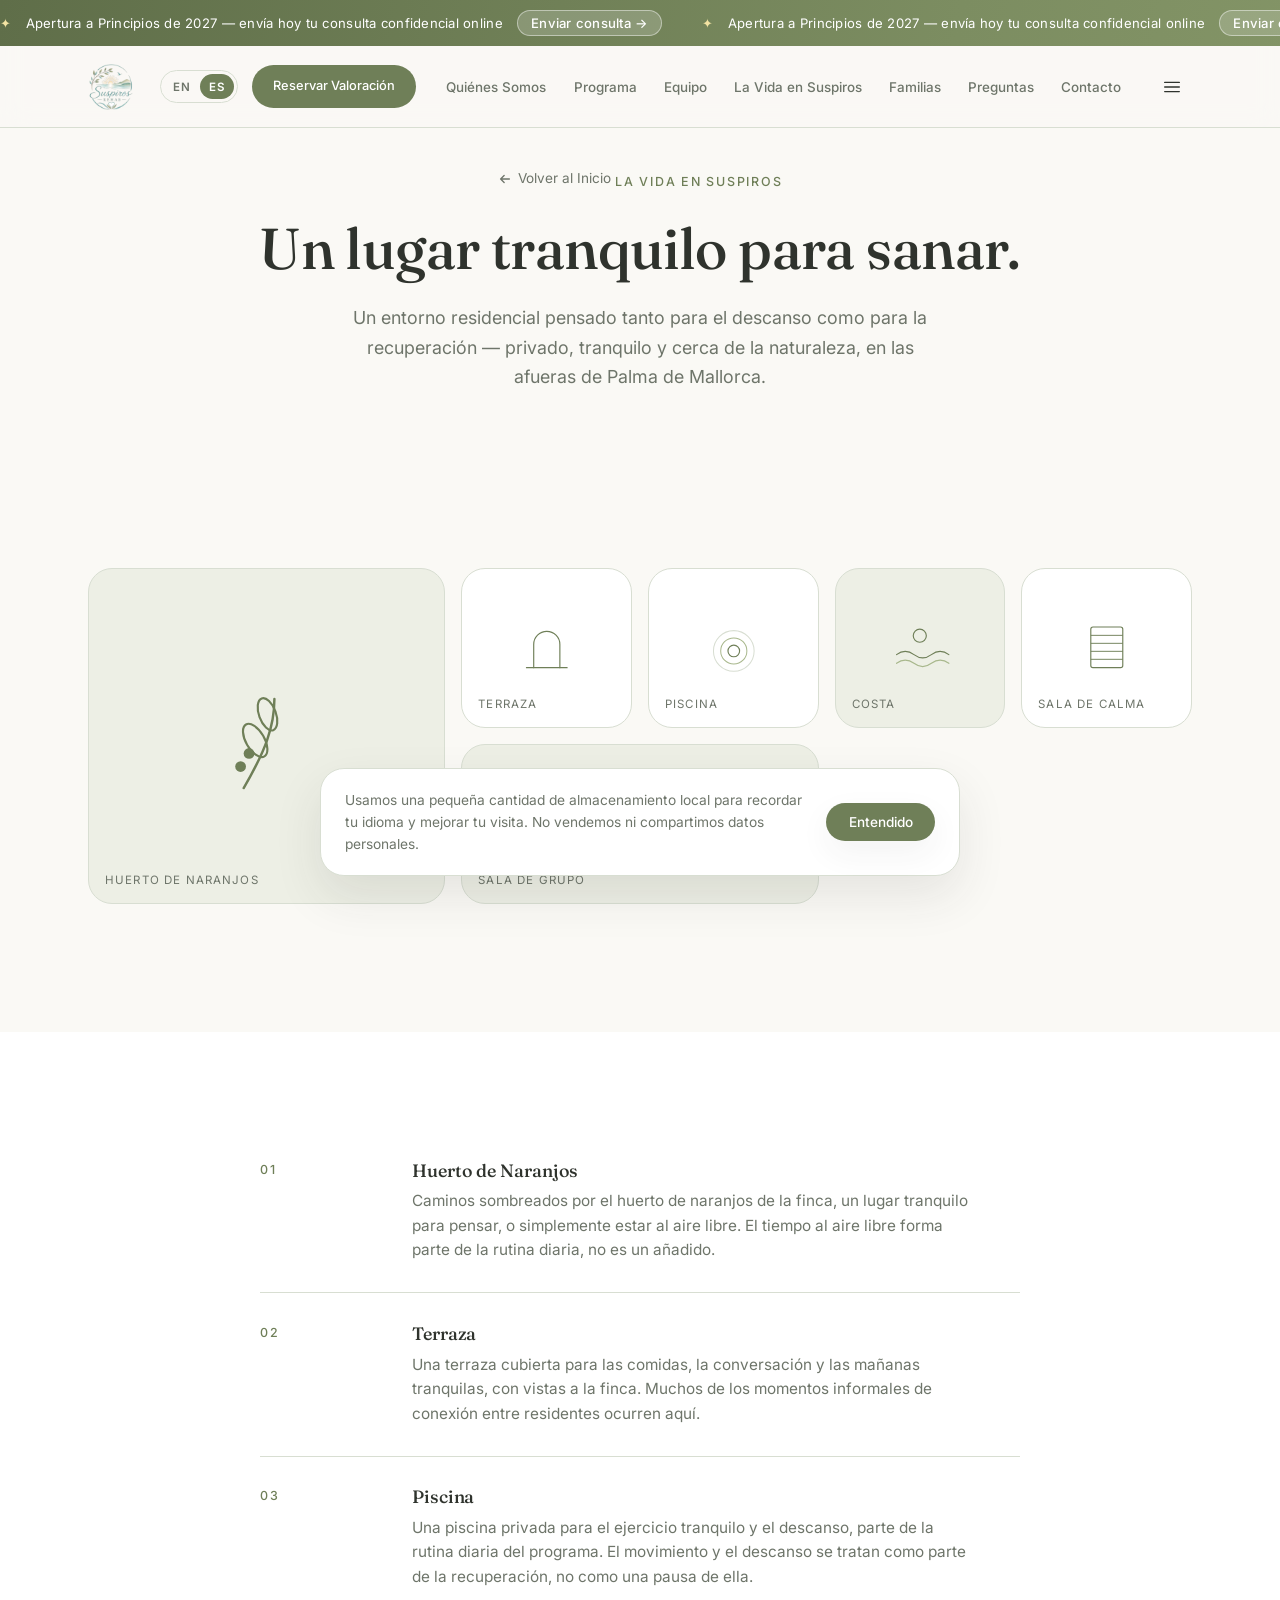
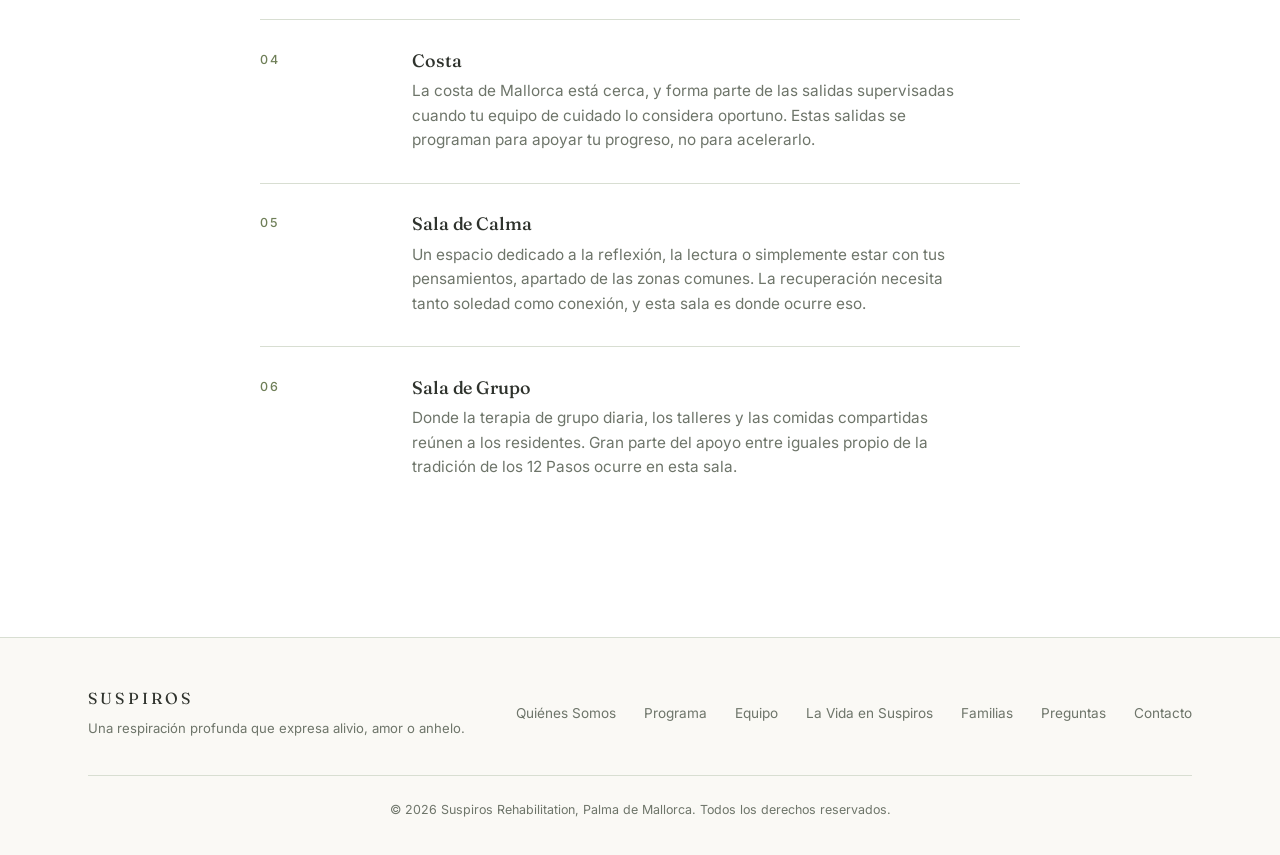
<file: life.html>
<!DOCTYPE html>
<html lang="en">
<head>
<meta charset="UTF-8">
<meta name="viewport" content="width=device-width, initial-scale=1.0">
<title>Life at Suspiros | Facilities in Mallorca</title>
<meta name="description" content="Orange groves, a private pool and terrace, quiet rooms, and shared spaces — explore the grounds and facilities at Suspiros, Mallorca.">
<meta name="theme-color" content="#FAF9F5">
<link rel="canonical" href="https://suspirosrehab.com/life.html">
<meta property="og:title" content="Life at Suspiros | Facilities in Mallorca">
<meta property="og:description" content="Orange groves, a private pool and terrace, quiet rooms, and shared spaces — explore the grounds and facilities at Suspiros, Mallorca.">
<meta property="og:type" content="website">
<meta property="og:url" content="https://suspirosrehab.com/life.html">
<meta property="og:site_name" content="Suspiros">
<meta property="og:image" content="https://suspirosrehab.com/images/og-image.jpg">
<meta property="og:image:width" content="1200">
<meta property="og:image:height" content="630">
<meta property="og:locale" content="en_GB">
<meta name="twitter:card" content="summary_large_image">
<meta name="twitter:title" content="Life at Suspiros | Facilities in Mallorca">
<meta name="twitter:description" content="Orange groves, a private pool and terrace, quiet rooms, and shared spaces — explore the grounds and facilities at Suspiros, Mallorca.">
<meta name="twitter:image" content="https://suspirosrehab.com/images/og-image.jpg">
<link rel="icon" type="image/png" sizes="32x32" href="images/favicon-32.png">
<link rel="icon" type="image/png" sizes="180x180" href="images/favicon.png">
<link rel="apple-touch-icon" href="images/favicon.png">
<link rel="preconnect" href="https://fonts.googleapis.com">
<link rel="preconnect" href="https://fonts.gstatic.com" crossorigin>
<link href="https://fonts.googleapis.com/css2?family=Fraunces:ital,opsz,wght@0,9..144,400;0,9..144,500;0,9..144,600;1,9..144,400;1,9..144,500&family=Inter:wght@400;500;600&display=swap" rel="stylesheet">
<link rel="stylesheet" href="assets/styles.css">
</head>
<body>

<a href="#main" class="skip-link" data-i18n="aria.skip">Skip to content</a>

<div class="preloader" id="preloader" aria-hidden="true">
  <div class="preloader-mark"><span class="preloader-dot"></span>SUSPIROS</div>
</div>

<header>
  <a class="announcement-bar" href="contact.html" aria-label="Send an enquiry"><div class="ann-track"><span class="ann-item"><span class="ann-dot">✦</span><span data-i18n="announcement.text">Opening Early 2027 — send your confidential enquiry online today.</span><span class="ann-cta" data-i18n="announcement.cta">Send an enquiry →</span></span><span class="ann-item"><span class="ann-dot">✦</span><span data-i18n="announcement.text">Opening Early 2027 — send your confidential enquiry online today.</span><span class="ann-cta" data-i18n="announcement.cta">Send an enquiry →</span></span><span class="ann-item"><span class="ann-dot">✦</span><span data-i18n="announcement.text">Opening Early 2027 — send your confidential enquiry online today.</span><span class="ann-cta" data-i18n="announcement.cta">Send an enquiry →</span></span><span class="ann-item"><span class="ann-dot">✦</span><span data-i18n="announcement.text">Opening Early 2027 — send your confidential enquiry online today.</span><span class="ann-cta" data-i18n="announcement.cta">Send an enquiry →</span></span><span class="ann-item"><span class="ann-dot">✦</span><span data-i18n="announcement.text">Opening Early 2027 — send your confidential enquiry online today.</span><span class="ann-cta" data-i18n="announcement.cta">Send an enquiry →</span></span><span class="ann-item"><span class="ann-dot">✦</span><span data-i18n="announcement.text">Opening Early 2027 — send your confidential enquiry online today.</span><span class="ann-cta" data-i18n="announcement.cta">Send an enquiry →</span></span></div></a>
  <nav aria-label="Primary">
    <div class="nav-start">
      <a href="/" class="nav-logo"><img src="images/logo.png" alt="Suspiros" width="68" height="68" loading="eager"></a>
      <div class="nav-actions">
        <div class="lang-toggle" id="langToggle">
          <button type="button" data-lang="en">EN</button>
          <button type="button" data-lang="es">ES</button>
        </div>
        <a href="contact.html" class="nav-cta" data-i18n="nav.book">Book Assessment</a>
      </div>
    </div>
    <ul class="nav-links">
      <li><a href="about.html" data-i18n="nav.about">About</a></li>
      <li><a href="programme.html" data-i18n="nav.program">Programme</a></li>
      <li><a href="team.html" data-i18n="nav.team">Team</a></li>
      <li><a href="life.html" data-i18n="nav.life">Life at Suspiros</a></li>
      <li><a href="family.html" data-i18n="nav.family">For Families</a></li>
      <li><a href="faq.html" data-i18n="nav.faq">FAQ</a></li>
      <li><a href="contact.html" data-i18n="nav.contact">Contact</a></li>
    </ul>
    <button class="nav-toggle" id="navToggle" aria-label="Open menu" data-i18n-aria="aria.menu" aria-expanded="false" aria-controls="mobileMenu">
      <svg class="icon-menu" viewBox="0 0 24 24" fill="none"><line x1="4" y1="7" x2="20" y2="7" stroke="currentColor" stroke-width="1.4" stroke-linecap="round"/><line x1="4" y1="12" x2="20" y2="12" stroke="currentColor" stroke-width="1.4" stroke-linecap="round"/><line x1="4" y1="17" x2="20" y2="17" stroke="currentColor" stroke-width="1.4" stroke-linecap="round"/></svg>
      <svg class="icon-close" viewBox="0 0 24 24" fill="none"><line x1="6" y1="6" x2="18" y2="18" stroke="currentColor" stroke-width="1.4" stroke-linecap="round"/><line x1="18" y1="6" x2="6" y2="18" stroke="currentColor" stroke-width="1.4" stroke-linecap="round"/></svg>
    </button>
  </nav>
</header>

<div class="mobile-menu" id="mobileMenu">
  <svg class="mobile-menu-bg" viewBox="0 0 500 500" fill="none" aria-hidden="true">
    <circle cx="250" cy="250" r="230" stroke="#6F7F58" stroke-width="1.4"/>
    <path d="M20 330C110 270 180 300 250 320C330 344 400 300 480 250" stroke="#6F7F58" stroke-width="1.4"/>
    <path d="M20 390C120 350 200 375 260 390C350 412 420 375 480 345" stroke="#6F7F58" stroke-width="1.4"/>
  </svg>
  <div class="mobile-menu-inner">
    <div class="mobile-menu-links" role="navigation" aria-label="Menu">
      <a href="about.html" data-i18n="nav.about">About</a>
      <a href="programme.html" data-i18n="nav.program">Programme</a>
      <a href="team.html" data-i18n="nav.team">Team</a>
      <a href="life.html" data-i18n="nav.life">Life at Suspiros</a>
      <a href="family.html" data-i18n="nav.family">For Families</a>
      <a href="faq.html" data-i18n="nav.faq">FAQ</a>
      <a href="contact.html" data-i18n="nav.contact">Contact</a>
    </div>
    <div class="mobile-menu-actions">
      <a href="contact.html" class="nav-cta" data-i18n="nav.book">Book Assessment</a>
      <button type="button" class="btn-urgent" id="emergencyOpen" aria-haspopup="dialog" aria-controls="emergencyOverlay">
        <svg viewBox="0 0 24 24" fill="none"><path d="M12 9v4.5M12 16.2v.1M10.3 4.3L2.9 17.2c-.6 1 .1 2.3 1.3 2.3h15.6c1.2 0 1.9-1.3 1.3-2.3L13.7 4.3c-.6-1-2-1-2.6 0z" stroke="currentColor" stroke-width="1.5" stroke-linecap="round" stroke-linejoin="round"/></svg>
        <span data-i18n="nav.emergency">Emergency Help</span>
      </button>
      <div class="lang-toggle" id="langToggleMobile">
        <button type="button" data-lang="en">EN</button>
        <span class="lang-toggle-sep" aria-hidden="true">/</span>
        <button type="button" data-lang="es">ES</button>
      </div>
    </div>
  </div>
</div>

<main id="main">

  <!-- PAGE HERO -->
  <section class="page-hero">
    <div class="container">
      <a href="/" class="page-back"><svg width="14" height="14" viewBox="0 0 16 16" fill="none"><path d="M13 8H3M7 4L3 8l4 4" stroke="currentColor" stroke-width="1.5" stroke-linecap="round" stroke-linejoin="round"/></svg><span data-i18n="page.back">Back to Home</span></a>
      <span class="page-hero-eyebrow" data-i18n="page.life.eyebrow">Life at Suspiros</span>
      <h1 data-i18n="page.life.title">A calm place to heal.</h1>
      <p data-i18n="page.life.lead">A residential setting built for rest as much as recovery — private, quiet, and close to nature, on the outskirts of Palma de Mallorca.</p>
    </div>
  </section>

  <section>
    <div class="container">
      <div class="life-grid reveal">
        <div class="life-tile life-tile--wide life-tile--tall tone-a">
          <svg viewBox="0 0 100 100" fill="none"><path d="M35 84c14-24 20-40 20-58" stroke="#6F7F58" stroke-width="1.6" stroke-linecap="round"/><ellipse cx="42.5" cy="53" rx="6" ry="12" transform="rotate(-30 42.5 53)" stroke="#6F7F58" stroke-width="1.4"/><ellipse cx="50.5" cy="36" rx="5.5" ry="11" transform="rotate(-20 50.5 36)" stroke="#6F7F58" stroke-width="1.4"/><circle cx="33" cy="70" r="3.5" fill="#6F7F58"/><circle cx="38.5" cy="61.5" r="3.5" fill="#6F7F58"/></svg>
          <span class="life-caption" data-i18n="life.grove">Orange Grove</span>
        </div>
        <div class="life-tile tone-b">
          <svg viewBox="0 0 100 100" fill="none"><path d="M32 78V46a18 18 0 0136 0v32" stroke="#6F7F58" stroke-width="1.6" stroke-linecap="round" stroke-linejoin="round"/><line x1="22" y1="78" x2="78" y2="78" stroke="#6F7F58" stroke-width="1.6" stroke-linecap="round"/></svg>
          <span class="life-caption" data-i18n="life.terrace">Terrace</span>
        </div>
        <div class="life-tile tone-b">
          <svg viewBox="0 0 100 100" fill="none"><circle cx="50" cy="55" r="8" stroke="#6F7F58" stroke-width="1.6"/><circle cx="50" cy="55" r="18" stroke="#A9B88D" stroke-width="1.4"/><circle cx="50" cy="55" r="28" stroke="#D8DED2" stroke-width="1.4"/></svg>
          <span class="life-caption" data-i18n="life.pool">Pool</span>
        </div>
        <div class="life-tile tone-a">
          <svg viewBox="0 0 100 100" fill="none"><circle cx="50" cy="34" r="9" stroke="#6F7F58" stroke-width="1.6"/><path d="M18 60c8-6 16-6 24 0s16 6 24 0 16-6 24 0" stroke="#6F7F58" stroke-width="1.6" stroke-linecap="round"/><path d="M18 72c8-6 16-6 24 0s16 6 24 0 16-6 24 0" stroke="#A9B88D" stroke-width="1.6" stroke-linecap="round"/></svg>
          <span class="life-caption" data-i18n="life.coast">Coastline</span>
        </div>
        <div class="life-tile tone-b">
          <svg viewBox="0 0 100 100" fill="none"><rect x="28" y="22" width="44" height="56" rx="3" stroke="#6F7F58" stroke-width="1.6"/><line x1="28" y1="33.5" x2="72" y2="33.5" stroke="#6F7F58" stroke-width="1.3"/><line x1="28" y1="44.5" x2="72" y2="44.5" stroke="#6F7F58" stroke-width="1.3"/><line x1="28" y1="55.5" x2="72" y2="55.5" stroke="#6F7F58" stroke-width="1.3"/><line x1="28" y1="66.5" x2="72" y2="66.5" stroke="#6F7F58" stroke-width="1.3"/></svg>
          <span class="life-caption" data-i18n="life.quiet">Quiet Room</span>
        </div>
        <div class="life-tile life-tile--wide tone-a">
          <svg viewBox="0 0 100 100" fill="none"><circle cx="50" cy="50" r="4" fill="#6F7F58"/><circle cx="50" cy="26" r="3" fill="#A9B88D"/><circle cx="70" cy="38" r="3" fill="#A9B88D"/><circle cx="70" cy="62" r="3" fill="#A9B88D"/><circle cx="50" cy="74" r="3" fill="#A9B88D"/><circle cx="30" cy="62" r="3" fill="#A9B88D"/><circle cx="30" cy="38" r="3" fill="#A9B88D"/></svg>
          <span class="life-caption" data-i18n="life.group">Group Room</span>
        </div>
      </div>
    </div>
  </section>

  <section class="bg-alt">
    <div class="container">
      <div class="program-list">
        <div class="program-item reveal">
          <span class="program-num">01</span>
          <div>
            <h3 data-i18n="page.life.groveTitle">Orange Grove</h3>
            <p data-i18n="page.life.groveText">Shaded walking paths through the estate's orange grove, a quiet place to think, or simply be outside. Time outdoors is part of the daily rhythm here, not an afterthought.</p>
          </div>
        </div>
        <div class="program-item reveal">
          <span class="program-num">02</span>
          <div>
            <h3 data-i18n="page.life.terraceTitle">Terrace</h3>
            <p data-i18n="page.life.terraceText">A covered terrace for meals, conversation, and slow mornings, looking out over the grounds. Many of the informal, unstructured moments of connection between residents happen here.</p>
          </div>
        </div>
        <div class="program-item reveal">
          <span class="program-num">03</span>
          <div>
            <h3 data-i18n="page.life.poolTitle">Pool</h3>
            <p data-i18n="page.life.poolText">A private pool for quiet exercise and downtime, part of the daily rhythm of the programme. Movement and rest are treated as part of recovery, not a break from it.</p>
          </div>
        </div>
        <div class="program-item reveal">
          <span class="program-num">04</span>
          <div>
            <h3 data-i18n="page.life.coastTitle">Coastline</h3>
            <p data-i18n="page.life.coastText">Mallorca's coastline is close by, part of supervised outings once your care team judges it right for you. These outings are timed to support your progress, not to rush it.</p>
          </div>
        </div>
        <div class="program-item reveal">
          <span class="program-num">05</span>
          <div>
            <h3 data-i18n="page.life.quietTitle">Quiet Room</h3>
            <p data-i18n="page.life.quietText">A dedicated space for reflection, reading, or simply sitting with your thoughts, away from the group areas. Recovery needs solitude as well as connection, and this room is where that happens.</p>
          </div>
        </div>
        <div class="program-item reveal">
          <span class="program-num">06</span>
          <div>
            <h3 data-i18n="page.life.groupTitle">Group Room</h3>
            <p data-i18n="page.life.groupText">Where daily group therapy, workshops, and shared meals bring residents together. Much of the peer support at the heart of the 12-Step tradition takes place in this room.</p>
          </div>
        </div>
      </div>
    </div>
  </section>

</main>

<footer>
  <div class="container">
    <div class="footer-inner">
      <div>
        <div class="footer-mark">SUSPIROS</div>
        <div class="footer-tag" data-i18n="footer.tag">A deep breath that expresses relief, love, or longing.</div>
      </div>
      <ul class="footer-links">
        <li><a href="about.html" data-i18n="nav.about">About</a></li>
        <li><a href="programme.html" data-i18n="nav.program">Programme</a></li>
        <li><a href="team.html" data-i18n="nav.team">Team</a></li>
        <li><a href="life.html" data-i18n="nav.life">Life at Suspiros</a></li>
        <li><a href="family.html" data-i18n="nav.family">For Families</a></li>
        <li><a href="faq.html" data-i18n="nav.faq">FAQ</a></li>
        <li><a href="contact.html" data-i18n="nav.contact">Contact</a></li>
      </ul>
    </div>
    <div class="footer-bottom" data-i18n="footer.copy">© 2026 Suspiros Rehabilitation, Palma de Mallorca. All rights reserved.</div>
  </div>
</footer>

<div class="floating-cta" id="floatingCta">
  <a href="contact.html" data-i18n="nav.book">Book Assessment</a>
</div>

<!-- EMERGENCY MODAL -->
<div class="emergency-overlay" id="emergencyOverlay" role="dialog" aria-modal="true" aria-labelledby="emergencyTitle" aria-hidden="true">
  <div class="emergency-backdrop" id="emergencyBackdrop"></div>
  <div class="emergency-card">
    <button type="button" class="emergency-close" id="emergencyClose" aria-label="Close" data-i18n-aria="aria.close">&times;</button>
    <h3 id="emergencyTitle" data-i18n="emergency.title">Need help right now?</h3>
    <p class="emergency-intro" data-i18n="emergency.intro">These are independent crisis services, available 24/7 — not run by Suspiros.</p>
    <ul class="emergency-list">
      <li><a href="tel:112"><span data-i18n="emergency.spainLabel">Spain — Emergency services</span><strong>112</strong></a></li>
      <li><a href="tel:024"><span data-i18n="emergency.spainCrisisLabel">Spain — Suicide crisis line</span><strong>024</strong></a></li>
      <li><a href="tel:116123"><span data-i18n="emergency.ukLabel">UK &amp; Ireland — Samaritans</span><strong>116 123</strong></a></li>
      <li><a href="tel:+18006624357"><span data-i18n="emergency.usLabel">USA — SAMHSA Helpline</span><strong>1-800-662-4357</strong></a></li>
    </ul>
    <p class="emergency-footnote" data-i18n="emergency.footnote">If you or someone else is in immediate danger, call your local emergency number.</p>
  </div>
</div>

<!-- COOKIE NOTICE -->
<div class="cookie-banner" id="cookieBanner" role="dialog" aria-live="polite" aria-label="Cookie notice">
  <p data-i18n="cookie.text">We use a small amount of local storage to remember your language choice and improve your visit. No personal data is sold or shared.</p>
  <button type="button" class="btn-primary" id="cookieAccept"><span data-i18n="cookie.accept">Got it</span></button>
</div>

<script src="assets/i18n.js"></script>
<script src="assets/main.js"></script>

</body>
</html>
</file>
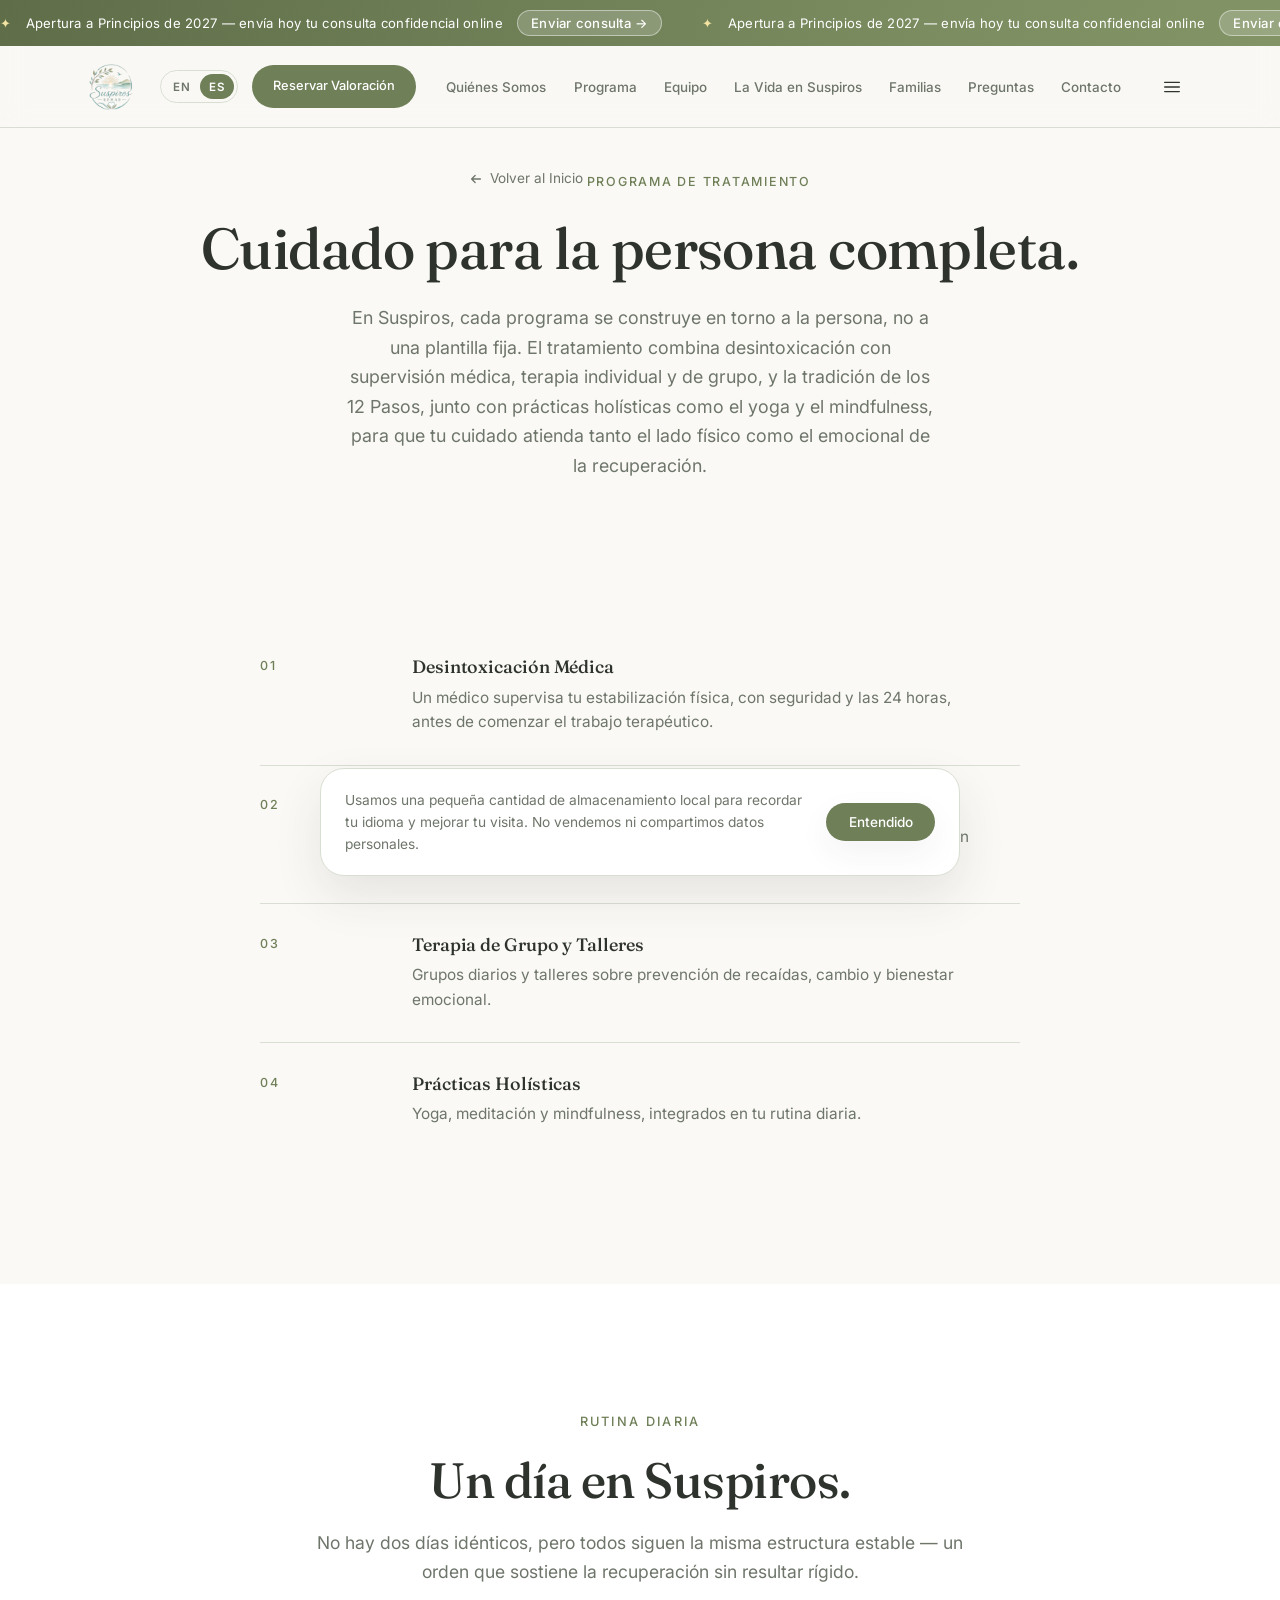
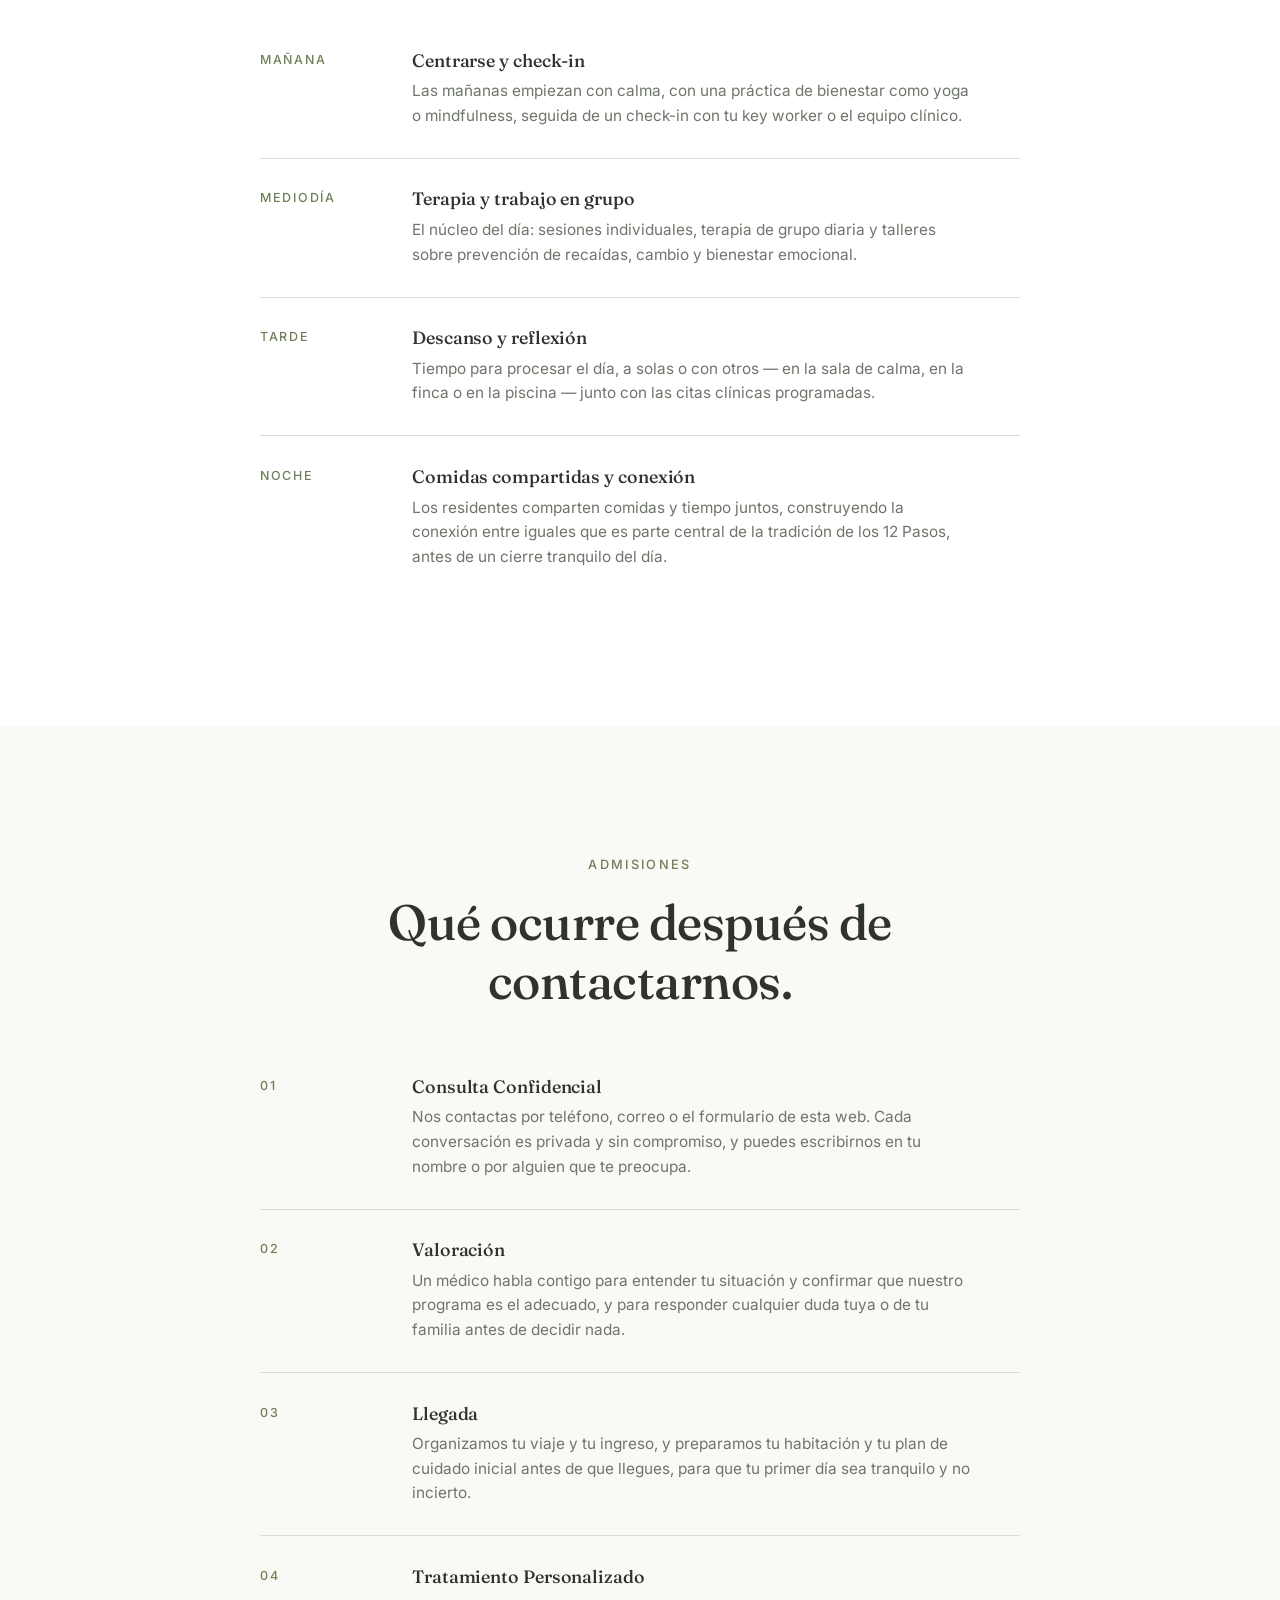
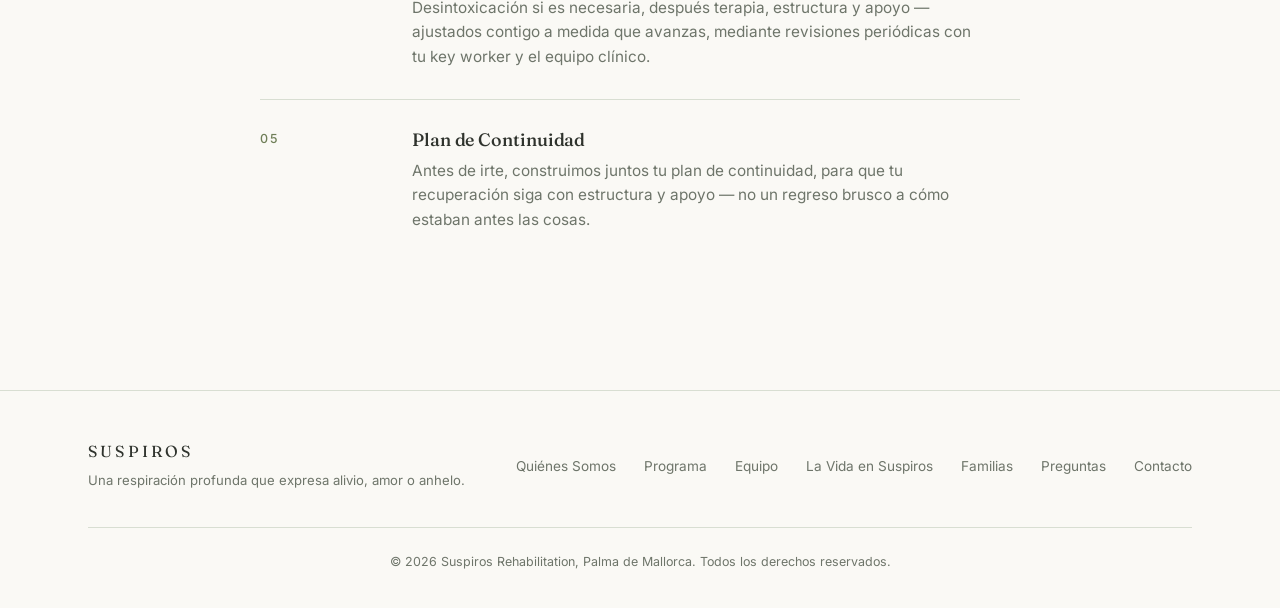
<file: programme.html>
<!DOCTYPE html>
<html lang="en">
<head>
<meta charset="UTF-8">
<meta name="viewport" content="width=device-width, initial-scale=1.0">
<title>Treatment Programme | Suspiros</title>
<meta name="description" content="Medically assisted detox, one-to-one key working, group therapy, and holistic practice. See how treatment and admissions work at Suspiros, Mallorca.">
<meta name="theme-color" content="#FAF9F5">
<link rel="canonical" href="https://suspirosrehab.com/programme.html">
<meta property="og:title" content="Treatment Programme | Suspiros">
<meta property="og:description" content="Medically assisted detox, one-to-one key working, group therapy, and holistic practice. See how treatment and admissions work at Suspiros, Mallorca.">
<meta property="og:type" content="website">
<meta property="og:url" content="https://suspirosrehab.com/programme.html">
<meta property="og:site_name" content="Suspiros">
<meta property="og:image" content="https://suspirosrehab.com/images/og-image.jpg">
<meta property="og:image:width" content="1200">
<meta property="og:image:height" content="630">
<meta property="og:locale" content="en_GB">
<meta name="twitter:card" content="summary_large_image">
<meta name="twitter:title" content="Treatment Programme | Suspiros">
<meta name="twitter:description" content="Medically assisted detox, one-to-one key working, group therapy, and holistic practice. See how treatment and admissions work at Suspiros, Mallorca.">
<meta name="twitter:image" content="https://suspirosrehab.com/images/og-image.jpg">
<link rel="icon" type="image/png" sizes="32x32" href="images/favicon-32.png">
<link rel="icon" type="image/png" sizes="180x180" href="images/favicon.png">
<link rel="apple-touch-icon" href="images/favicon.png">
<link rel="preconnect" href="https://fonts.googleapis.com">
<link rel="preconnect" href="https://fonts.gstatic.com" crossorigin>
<link href="https://fonts.googleapis.com/css2?family=Fraunces:ital,opsz,wght@0,9..144,400;0,9..144,500;0,9..144,600;1,9..144,400;1,9..144,500&family=Inter:wght@400;500;600&display=swap" rel="stylesheet">
<link rel="stylesheet" href="assets/styles.css">
</head>
<body>

<a href="#main" class="skip-link" data-i18n="aria.skip">Skip to content</a>

<div class="preloader" id="preloader" aria-hidden="true">
  <div class="preloader-mark"><span class="preloader-dot"></span>SUSPIROS</div>
</div>

<header>
  <a class="announcement-bar" href="contact.html" aria-label="Send an enquiry"><div class="ann-track"><span class="ann-item"><span class="ann-dot">✦</span><span data-i18n="announcement.text">Opening Early 2027 — send your confidential enquiry online today.</span><span class="ann-cta" data-i18n="announcement.cta">Send an enquiry →</span></span><span class="ann-item"><span class="ann-dot">✦</span><span data-i18n="announcement.text">Opening Early 2027 — send your confidential enquiry online today.</span><span class="ann-cta" data-i18n="announcement.cta">Send an enquiry →</span></span><span class="ann-item"><span class="ann-dot">✦</span><span data-i18n="announcement.text">Opening Early 2027 — send your confidential enquiry online today.</span><span class="ann-cta" data-i18n="announcement.cta">Send an enquiry →</span></span><span class="ann-item"><span class="ann-dot">✦</span><span data-i18n="announcement.text">Opening Early 2027 — send your confidential enquiry online today.</span><span class="ann-cta" data-i18n="announcement.cta">Send an enquiry →</span></span><span class="ann-item"><span class="ann-dot">✦</span><span data-i18n="announcement.text">Opening Early 2027 — send your confidential enquiry online today.</span><span class="ann-cta" data-i18n="announcement.cta">Send an enquiry →</span></span><span class="ann-item"><span class="ann-dot">✦</span><span data-i18n="announcement.text">Opening Early 2027 — send your confidential enquiry online today.</span><span class="ann-cta" data-i18n="announcement.cta">Send an enquiry →</span></span></div></a>
  <nav aria-label="Primary">
    <div class="nav-start">
      <a href="/" class="nav-logo"><img src="images/logo.png" alt="Suspiros" width="68" height="68" loading="eager"></a>
      <div class="nav-actions">
        <div class="lang-toggle" id="langToggle">
          <button type="button" data-lang="en">EN</button>
          <button type="button" data-lang="es">ES</button>
        </div>
        <a href="contact.html" class="nav-cta" data-i18n="nav.book">Book Assessment</a>
      </div>
    </div>
    <ul class="nav-links">
      <li><a href="about.html" data-i18n="nav.about">About</a></li>
      <li><a href="programme.html" data-i18n="nav.program">Programme</a></li>
      <li><a href="team.html" data-i18n="nav.team">Team</a></li>
      <li><a href="life.html" data-i18n="nav.life">Life at Suspiros</a></li>
      <li><a href="family.html" data-i18n="nav.family">For Families</a></li>
      <li><a href="faq.html" data-i18n="nav.faq">FAQ</a></li>
      <li><a href="contact.html" data-i18n="nav.contact">Contact</a></li>
    </ul>
    <button class="nav-toggle" id="navToggle" aria-label="Open menu" data-i18n-aria="aria.menu" aria-expanded="false" aria-controls="mobileMenu">
      <svg class="icon-menu" viewBox="0 0 24 24" fill="none"><line x1="4" y1="7" x2="20" y2="7" stroke="currentColor" stroke-width="1.4" stroke-linecap="round"/><line x1="4" y1="12" x2="20" y2="12" stroke="currentColor" stroke-width="1.4" stroke-linecap="round"/><line x1="4" y1="17" x2="20" y2="17" stroke="currentColor" stroke-width="1.4" stroke-linecap="round"/></svg>
      <svg class="icon-close" viewBox="0 0 24 24" fill="none"><line x1="6" y1="6" x2="18" y2="18" stroke="currentColor" stroke-width="1.4" stroke-linecap="round"/><line x1="18" y1="6" x2="6" y2="18" stroke="currentColor" stroke-width="1.4" stroke-linecap="round"/></svg>
    </button>
  </nav>
</header>

<div class="mobile-menu" id="mobileMenu">
  <svg class="mobile-menu-bg" viewBox="0 0 500 500" fill="none" aria-hidden="true">
    <circle cx="250" cy="250" r="230" stroke="#6F7F58" stroke-width="1.4"/>
    <path d="M20 330C110 270 180 300 250 320C330 344 400 300 480 250" stroke="#6F7F58" stroke-width="1.4"/>
    <path d="M20 390C120 350 200 375 260 390C350 412 420 375 480 345" stroke="#6F7F58" stroke-width="1.4"/>
  </svg>
  <div class="mobile-menu-inner">
    <div class="mobile-menu-links" role="navigation" aria-label="Menu">
      <a href="about.html" data-i18n="nav.about">About</a>
      <a href="programme.html" data-i18n="nav.program">Programme</a>
      <a href="team.html" data-i18n="nav.team">Team</a>
      <a href="life.html" data-i18n="nav.life">Life at Suspiros</a>
      <a href="family.html" data-i18n="nav.family">For Families</a>
      <a href="faq.html" data-i18n="nav.faq">FAQ</a>
      <a href="contact.html" data-i18n="nav.contact">Contact</a>
    </div>
    <div class="mobile-menu-actions">
      <a href="contact.html" class="nav-cta" data-i18n="nav.book">Book Assessment</a>
      <button type="button" class="btn-urgent" id="emergencyOpen" aria-haspopup="dialog" aria-controls="emergencyOverlay">
        <svg viewBox="0 0 24 24" fill="none"><path d="M12 9v4.5M12 16.2v.1M10.3 4.3L2.9 17.2c-.6 1 .1 2.3 1.3 2.3h15.6c1.2 0 1.9-1.3 1.3-2.3L13.7 4.3c-.6-1-2-1-2.6 0z" stroke="currentColor" stroke-width="1.5" stroke-linecap="round" stroke-linejoin="round"/></svg>
        <span data-i18n="nav.emergency">Emergency Help</span>
      </button>
      <div class="lang-toggle" id="langToggleMobile">
        <button type="button" data-lang="en">EN</button>
        <span class="lang-toggle-sep" aria-hidden="true">/</span>
        <button type="button" data-lang="es">ES</button>
      </div>
    </div>
  </div>
</div>

<main id="main">

  <!-- PAGE HERO -->
  <section class="page-hero">
    <div class="container">
      <a href="/" class="page-back"><svg width="14" height="14" viewBox="0 0 16 16" fill="none"><path d="M13 8H3M7 4L3 8l4 4" stroke="currentColor" stroke-width="1.5" stroke-linecap="round" stroke-linejoin="round"/></svg><span data-i18n="page.back">Back to Home</span></a>
      <span class="page-hero-eyebrow" data-i18n="page.program.eyebrow">Treatment Programme</span>
      <h1 data-i18n="page.program.title">Care for the whole person.</h1>
      <p data-i18n="page.program.sub">Medical care, therapy, and daily structure, built around your recovery.</p>
    </div>
  </section>

  <section>
    <div class="container">
      <div class="program-list">
        <div class="program-item reveal">
          <span class="program-num">01</span>
          <div>
            <h3 data-i18n="page.program.card1Title">Medically Assisted Detox</h3>
            <p data-i18n="page.program.card1Text">A clinician manages your physical stabilisation, safely and around the clock, before therapeutic work begins.</p>
          </div>
        </div>
        <div class="program-item reveal">
          <span class="program-num">02</span>
          <div>
            <h3 data-i18n="page.program.card2Title">One-to-One Support</h3>
            <p data-i18n="page.program.card2Text">A dedicated key worker meets with you weekly to build and adjust your personal treatment plan.</p>
          </div>
        </div>
        <div class="program-item reveal">
          <span class="program-num">03</span>
          <div>
            <h3 data-i18n="page.program.card3Title">Group Therapy &amp; Workshops</h3>
            <p data-i18n="page.program.card3Text">Daily groups and workshops on relapse prevention, change, and emotional wellbeing.</p>
          </div>
        </div>
        <div class="program-item reveal">
          <span class="program-num">04</span>
          <div>
            <h3 data-i18n="page.program.card4Title">Holistic Practices</h3>
            <p data-i18n="page.program.card4Text">Yoga, meditation, and mindfulness, woven into your daily rhythm.</p>
          </div>
        </div>
      </div>
    </div>
  </section>

  <!-- A DAY AT SUSPIROS -->
  <section class="bg-alt">
    <div class="container">
      <div class="section-head reveal">
        <span class="section-eyebrow" data-i18n="page.program.day.eyebrow">Daily Rhythm</span>
        <h2 data-i18n="page.program.day.title">A day at Suspiros.</h2>
        <p data-i18n="page.program.day.lead">No two days are identical, but every day follows the same steady shape — structure that supports recovery without feeling rigid.</p>
      </div>
      <div class="program-list">
        <div class="program-item reveal">
          <span class="program-num" data-i18n="page.program.day.t1">Morning</span>
          <div>
            <h3 data-i18n="page.program.day.d1Title">Grounding and check-in</h3>
            <p data-i18n="page.program.day.d1Text">Mornings begin gently, with a wellness practice such as yoga or mindfulness, followed by a check-in with your key worker or clinical team.</p>
          </div>
        </div>
        <div class="program-item reveal">
          <span class="program-num" data-i18n="page.program.day.t2">Midday</span>
          <div>
            <h3 data-i18n="page.program.day.d2Title">Therapy and group work</h3>
            <p data-i18n="page.program.day.d2Text">The core of the day: individual sessions, daily group therapy, and workshops on relapse prevention, change, and emotional wellbeing.</p>
          </div>
        </div>
        <div class="program-item reveal">
          <span class="program-num" data-i18n="page.program.day.t3">Afternoon</span>
          <div>
            <h3 data-i18n="page.program.day.d3Title">Rest and reflection</h3>
            <p data-i18n="page.program.day.d3Text">Time to process the day, alone or with others — in the quiet room, the grounds, or the pool — alongside any scheduled clinical appointments.</p>
          </div>
        </div>
        <div class="program-item reveal">
          <span class="program-num" data-i18n="page.program.day.t4">Evening</span>
          <div>
            <h3 data-i18n="page.program.day.d4Title">Shared meals and connection</h3>
            <p data-i18n="page.program.day.d4Text">Residents share meals and time together, building the peer connection that is a core part of the 12-Step tradition, before a calm close to the day.</p>
          </div>
        </div>
      </div>
    </div>
  </section>

  <!-- ADMISSIONS PROCESS -->
  <section>
    <div class="container">
      <div class="section-head reveal">
        <span class="section-eyebrow" data-i18n="page.program.process.eyebrow">Admissions</span>
        <h2 data-i18n="page.program.process.title">What happens after you reach out.</h2>
      </div>
      <div class="program-list">
        <div class="program-item reveal">
          <span class="program-num">01</span>
          <div>
            <h3 data-i18n="page.program.process.step1Title">Confidential Enquiry</h3>
            <p data-i18n="page.program.process.step1Text">You contact us by phone, email, or the form on this site. Every conversation is private, with no obligation, and you can reach out on your own behalf or for someone you are worried about.</p>
          </div>
        </div>
        <div class="program-item reveal">
          <span class="program-num">02</span>
          <div>
            <h3 data-i18n="page.program.process.step2Title">Assessment</h3>
            <p data-i18n="page.program.process.step2Text">A clinician speaks with you to understand your situation and confirm that our programme is the right fit, and to answer any questions you or your family have before deciding anything.</p>
          </div>
        </div>
        <div class="program-item reveal">
          <span class="program-num">03</span>
          <div>
            <h3 data-i18n="page.program.process.step3Title">Arrival</h3>
            <p data-i18n="page.program.process.step3Text">We arrange your travel and admission, and prepare your room and initial care plan before you arrive, so your first day is settled rather than uncertain.</p>
          </div>
        </div>
        <div class="program-item reveal">
          <span class="program-num">04</span>
          <div>
            <h3 data-i18n="page.program.process.step4Title">Personalised Treatment</h3>
            <p data-i18n="page.program.process.step4Text">Detox if needed, then therapy, structure, and support — adjusted with you as you progress, through regular reviews with your key worker and clinical team.</p>
          </div>
        </div>
        <div class="program-item reveal">
          <span class="program-num">05</span>
          <div>
            <h3 data-i18n="page.program.process.step5Title">Aftercare Planning</h3>
            <p data-i18n="page.program.process.step5Text">Before you leave, we build your aftercare plan together, so your recovery continues with structure and support — not a sudden return to how things were before.</p>
          </div>
        </div>
      </div>
    </div>
  </section>

</main>

<footer>
  <div class="container">
    <div class="footer-inner">
      <div>
        <div class="footer-mark">SUSPIROS</div>
        <div class="footer-tag" data-i18n="footer.tag">A deep breath that expresses relief, love, or longing.</div>
      </div>
      <ul class="footer-links">
        <li><a href="about.html" data-i18n="nav.about">About</a></li>
        <li><a href="programme.html" data-i18n="nav.program">Programme</a></li>
        <li><a href="team.html" data-i18n="nav.team">Team</a></li>
        <li><a href="life.html" data-i18n="nav.life">Life at Suspiros</a></li>
        <li><a href="family.html" data-i18n="nav.family">For Families</a></li>
        <li><a href="faq.html" data-i18n="nav.faq">FAQ</a></li>
        <li><a href="contact.html" data-i18n="nav.contact">Contact</a></li>
      </ul>
    </div>
    <div class="footer-bottom" data-i18n="footer.copy">© 2026 Suspiros Rehabilitation, Palma de Mallorca. All rights reserved.</div>
  </div>
</footer>

<div class="floating-cta" id="floatingCta">
  <a href="contact.html" data-i18n="nav.book">Book Assessment</a>
</div>

<!-- EMERGENCY MODAL -->
<div class="emergency-overlay" id="emergencyOverlay" role="dialog" aria-modal="true" aria-labelledby="emergencyTitle" aria-hidden="true">
  <div class="emergency-backdrop" id="emergencyBackdrop"></div>
  <div class="emergency-card">
    <button type="button" class="emergency-close" id="emergencyClose" aria-label="Close" data-i18n-aria="aria.close">&times;</button>
    <h3 id="emergencyTitle" data-i18n="emergency.title">Need help right now?</h3>
    <p class="emergency-intro" data-i18n="emergency.intro">These are independent crisis services, available 24/7 — not run by Suspiros.</p>
    <ul class="emergency-list">
      <li><a href="tel:112"><span data-i18n="emergency.spainLabel">Spain — Emergency services</span><strong>112</strong></a></li>
      <li><a href="tel:024"><span data-i18n="emergency.spainCrisisLabel">Spain — Suicide crisis line</span><strong>024</strong></a></li>
      <li><a href="tel:116123"><span data-i18n="emergency.ukLabel">UK &amp; Ireland — Samaritans</span><strong>116 123</strong></a></li>
      <li><a href="tel:+18006624357"><span data-i18n="emergency.usLabel">USA — SAMHSA Helpline</span><strong>1-800-662-4357</strong></a></li>
    </ul>
    <p class="emergency-footnote" data-i18n="emergency.footnote">If you or someone else is in immediate danger, call your local emergency number.</p>
  </div>
</div>

<!-- COOKIE NOTICE -->
<div class="cookie-banner" id="cookieBanner" role="dialog" aria-live="polite" aria-label="Cookie notice">
  <p data-i18n="cookie.text">We use a small amount of local storage to remember your language choice and improve your visit. No personal data is sold or shared.</p>
  <button type="button" class="btn-primary" id="cookieAccept"><span data-i18n="cookie.accept">Got it</span></button>
</div>

<script src="assets/i18n.js"></script>
<script src="assets/main.js"></script>

</body>
</html>
</file>
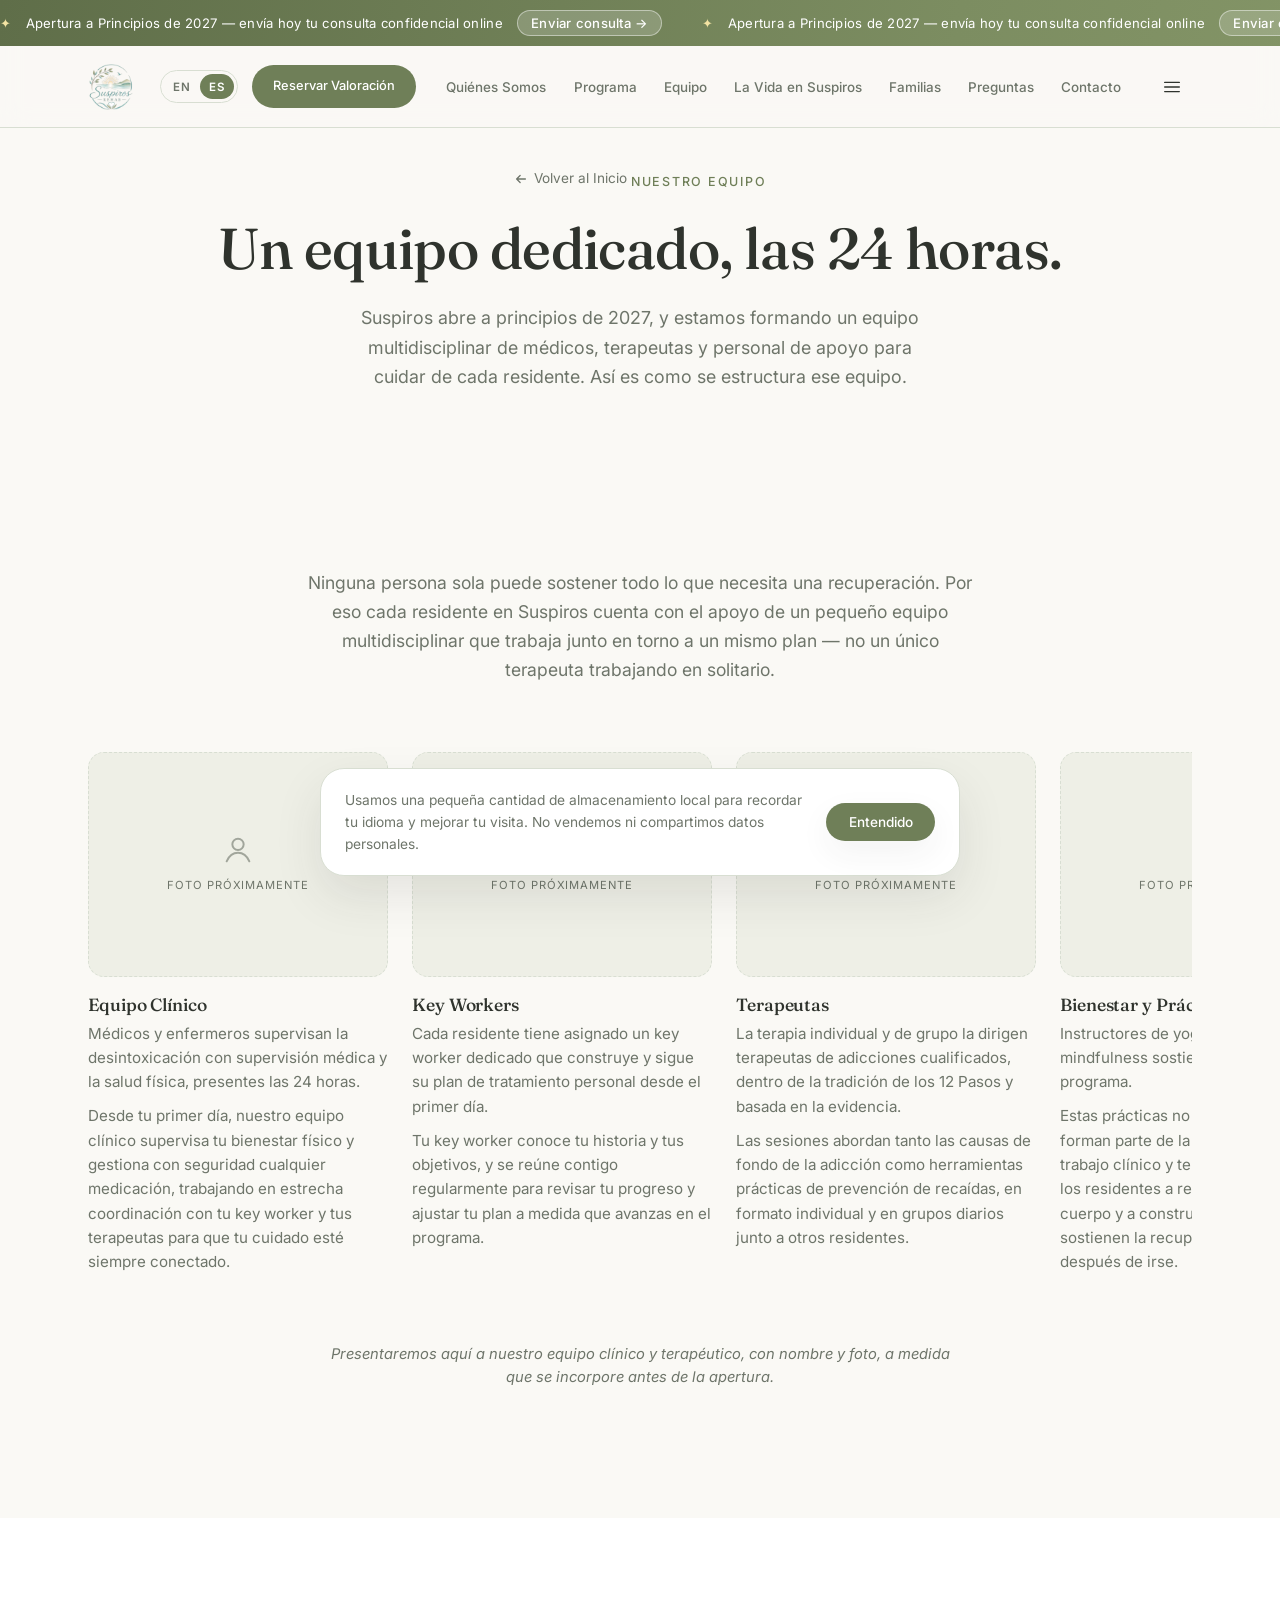
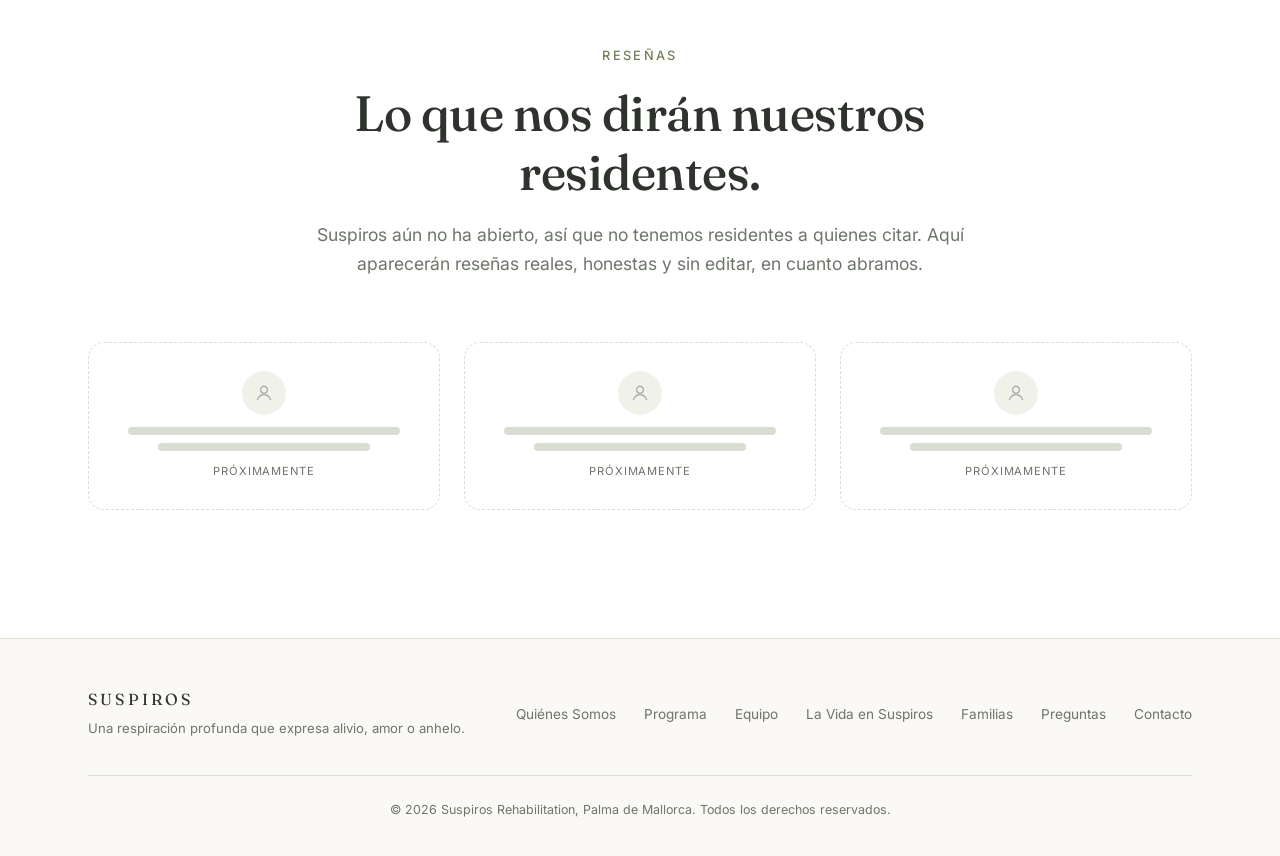
<file: team.html>
<!DOCTYPE html>
<html lang="en">
<head>
<meta charset="UTF-8">
<meta name="viewport" content="width=device-width, initial-scale=1.0">
<title>Our Team | Suspiros</title>
<meta name="description" content="Meet the multidisciplinary structure caring for every resident at Suspiros: clinical team, key workers, therapists, and wellness practitioners.">
<meta name="theme-color" content="#FAF9F5">
<link rel="canonical" href="https://suspirosrehab.com/team.html">
<meta property="og:title" content="Our Team | Suspiros">
<meta property="og:description" content="Meet the multidisciplinary structure caring for every resident at Suspiros: clinical team, key workers, therapists, and wellness practitioners.">
<meta property="og:type" content="website">
<meta property="og:url" content="https://suspirosrehab.com/team.html">
<meta property="og:site_name" content="Suspiros">
<meta property="og:image" content="https://suspirosrehab.com/images/og-image.jpg">
<meta property="og:image:width" content="1200">
<meta property="og:image:height" content="630">
<meta property="og:locale" content="en_GB">
<meta name="twitter:card" content="summary_large_image">
<meta name="twitter:title" content="Our Team | Suspiros">
<meta name="twitter:description" content="Meet the multidisciplinary structure caring for every resident at Suspiros: clinical team, key workers, therapists, and wellness practitioners.">
<meta name="twitter:image" content="https://suspirosrehab.com/images/og-image.jpg">
<link rel="icon" type="image/png" sizes="32x32" href="images/favicon-32.png">
<link rel="icon" type="image/png" sizes="180x180" href="images/favicon.png">
<link rel="apple-touch-icon" href="images/favicon.png">
<link rel="preconnect" href="https://fonts.googleapis.com">
<link rel="preconnect" href="https://fonts.gstatic.com" crossorigin>
<link href="https://fonts.googleapis.com/css2?family=Fraunces:ital,opsz,wght@0,9..144,400;0,9..144,500;0,9..144,600;1,9..144,400;1,9..144,500&family=Inter:wght@400;500;600&display=swap" rel="stylesheet">
<link rel="stylesheet" href="assets/styles.css">
</head>
<body>

<a href="#main" class="skip-link" data-i18n="aria.skip">Skip to content</a>

<div class="preloader" id="preloader" aria-hidden="true">
  <div class="preloader-mark"><span class="preloader-dot"></span>SUSPIROS</div>
</div>

<header>
  <a class="announcement-bar" href="contact.html" aria-label="Send an enquiry"><div class="ann-track"><span class="ann-item"><span class="ann-dot">✦</span><span data-i18n="announcement.text">Opening Early 2027 — send your confidential enquiry online today.</span><span class="ann-cta" data-i18n="announcement.cta">Send an enquiry →</span></span><span class="ann-item"><span class="ann-dot">✦</span><span data-i18n="announcement.text">Opening Early 2027 — send your confidential enquiry online today.</span><span class="ann-cta" data-i18n="announcement.cta">Send an enquiry →</span></span><span class="ann-item"><span class="ann-dot">✦</span><span data-i18n="announcement.text">Opening Early 2027 — send your confidential enquiry online today.</span><span class="ann-cta" data-i18n="announcement.cta">Send an enquiry →</span></span><span class="ann-item"><span class="ann-dot">✦</span><span data-i18n="announcement.text">Opening Early 2027 — send your confidential enquiry online today.</span><span class="ann-cta" data-i18n="announcement.cta">Send an enquiry →</span></span><span class="ann-item"><span class="ann-dot">✦</span><span data-i18n="announcement.text">Opening Early 2027 — send your confidential enquiry online today.</span><span class="ann-cta" data-i18n="announcement.cta">Send an enquiry →</span></span><span class="ann-item"><span class="ann-dot">✦</span><span data-i18n="announcement.text">Opening Early 2027 — send your confidential enquiry online today.</span><span class="ann-cta" data-i18n="announcement.cta">Send an enquiry →</span></span></div></a>
  <nav aria-label="Primary">
    <div class="nav-start">
      <a href="/" class="nav-logo"><img src="images/logo.png" alt="Suspiros" width="68" height="68" loading="eager"></a>
      <div class="nav-actions">
        <div class="lang-toggle" id="langToggle">
          <button type="button" data-lang="en">EN</button>
          <button type="button" data-lang="es">ES</button>
        </div>
        <a href="contact.html" class="nav-cta" data-i18n="nav.book">Book Assessment</a>
      </div>
    </div>
    <ul class="nav-links">
      <li><a href="about.html" data-i18n="nav.about">About</a></li>
      <li><a href="programme.html" data-i18n="nav.program">Programme</a></li>
      <li><a href="team.html" data-i18n="nav.team">Team</a></li>
      <li><a href="life.html" data-i18n="nav.life">Life at Suspiros</a></li>
      <li><a href="family.html" data-i18n="nav.family">For Families</a></li>
      <li><a href="faq.html" data-i18n="nav.faq">FAQ</a></li>
      <li><a href="contact.html" data-i18n="nav.contact">Contact</a></li>
    </ul>
    <button class="nav-toggle" id="navToggle" aria-label="Open menu" data-i18n-aria="aria.menu" aria-expanded="false" aria-controls="mobileMenu">
      <svg class="icon-menu" viewBox="0 0 24 24" fill="none"><line x1="4" y1="7" x2="20" y2="7" stroke="currentColor" stroke-width="1.4" stroke-linecap="round"/><line x1="4" y1="12" x2="20" y2="12" stroke="currentColor" stroke-width="1.4" stroke-linecap="round"/><line x1="4" y1="17" x2="20" y2="17" stroke="currentColor" stroke-width="1.4" stroke-linecap="round"/></svg>
      <svg class="icon-close" viewBox="0 0 24 24" fill="none"><line x1="6" y1="6" x2="18" y2="18" stroke="currentColor" stroke-width="1.4" stroke-linecap="round"/><line x1="18" y1="6" x2="6" y2="18" stroke="currentColor" stroke-width="1.4" stroke-linecap="round"/></svg>
    </button>
  </nav>
</header>

<div class="mobile-menu" id="mobileMenu">
  <svg class="mobile-menu-bg" viewBox="0 0 500 500" fill="none" aria-hidden="true">
    <circle cx="250" cy="250" r="230" stroke="#6F7F58" stroke-width="1.4"/>
    <path d="M20 330C110 270 180 300 250 320C330 344 400 300 480 250" stroke="#6F7F58" stroke-width="1.4"/>
    <path d="M20 390C120 350 200 375 260 390C350 412 420 375 480 345" stroke="#6F7F58" stroke-width="1.4"/>
  </svg>
  <div class="mobile-menu-inner">
    <div class="mobile-menu-links" role="navigation" aria-label="Menu">
      <a href="about.html" data-i18n="nav.about">About</a>
      <a href="programme.html" data-i18n="nav.program">Programme</a>
      <a href="team.html" data-i18n="nav.team">Team</a>
      <a href="life.html" data-i18n="nav.life">Life at Suspiros</a>
      <a href="family.html" data-i18n="nav.family">For Families</a>
      <a href="faq.html" data-i18n="nav.faq">FAQ</a>
      <a href="contact.html" data-i18n="nav.contact">Contact</a>
    </div>
    <div class="mobile-menu-actions">
      <a href="contact.html" class="nav-cta" data-i18n="nav.book">Book Assessment</a>
      <button type="button" class="btn-urgent" id="emergencyOpen" aria-haspopup="dialog" aria-controls="emergencyOverlay">
        <svg viewBox="0 0 24 24" fill="none"><path d="M12 9v4.5M12 16.2v.1M10.3 4.3L2.9 17.2c-.6 1 .1 2.3 1.3 2.3h15.6c1.2 0 1.9-1.3 1.3-2.3L13.7 4.3c-.6-1-2-1-2.6 0z" stroke="currentColor" stroke-width="1.5" stroke-linecap="round" stroke-linejoin="round"/></svg>
        <span data-i18n="nav.emergency">Emergency Help</span>
      </button>
      <div class="lang-toggle" id="langToggleMobile">
        <button type="button" data-lang="en">EN</button>
        <span class="lang-toggle-sep" aria-hidden="true">/</span>
        <button type="button" data-lang="es">ES</button>
      </div>
    </div>
  </div>
</div>

<main id="main">

  <!-- PAGE HERO -->
  <section class="page-hero">
    <div class="container">
      <a href="/" class="page-back"><svg width="14" height="14" viewBox="0 0 16 16" fill="none"><path d="M13 8H3M7 4L3 8l4 4" stroke="currentColor" stroke-width="1.5" stroke-linecap="round" stroke-linejoin="round"/></svg><span data-i18n="page.back">Back to Home</span></a>
      <span class="page-hero-eyebrow" data-i18n="page.team.eyebrow">Our Team</span>
      <h1 data-i18n="page.team.title">A dedicated team, around the clock.</h1>
      <p data-i18n="page.team.lead">Suspiros is opening in early 2027, and we are building a multidisciplinary team of clinicians, therapists, and support staff to care for every resident. Here is how that team is structured.</p>
    </div>
  </section>

  <section>
    <div class="container">
      <div class="section-head reveal">
        <p data-i18n="page.team.intro">No single person can hold everything a recovery needs. That is why every resident at Suspiros is supported by a small, multidisciplinary team working together around one shared plan — not a single therapist working in isolation.</p>
      </div>
      <div class="slider-track">
        <div class="team-card reveal">
          <div class="team-photo-placeholder">
            <svg viewBox="0 0 24 24" fill="none"><circle cx="12" cy="8" r="4" stroke="currentColor" stroke-width="1.4"/><path d="M4 20c1.8-4 5-6 8-6s6.2 2 8 6" stroke="currentColor" stroke-width="1.4" stroke-linecap="round"/></svg>
            <span data-i18n="page.team.photoSoon">Photo Coming Soon</span>
          </div>
          <div>
            <h3 data-i18n="page.team.r1Title">Clinical Team</h3>
            <p data-i18n="page.team.r1Text">Doctors and nurses oversee medically assisted detox and physical health, on site around the clock.</p>
            <p data-i18n="page.team.r1Text2">From your first day, our clinical team monitors your physical wellbeing and manages any medication safely, working closely with your key worker and therapists so your care always stays joined up.</p>
          </div>
        </div>
        <div class="team-card reveal">
          <div class="team-photo-placeholder">
            <svg viewBox="0 0 24 24" fill="none"><circle cx="12" cy="8" r="4" stroke="currentColor" stroke-width="1.4"/><path d="M4 20c1.8-4 5-6 8-6s6.2 2 8 6" stroke="currentColor" stroke-width="1.4" stroke-linecap="round"/></svg>
            <span data-i18n="page.team.photoSoon">Photo Coming Soon</span>
          </div>
          <div>
            <h3 data-i18n="page.team.r2Title">Key Workers</h3>
            <p data-i18n="page.team.r2Text">Every resident is paired with a dedicated key worker who builds and follows their personal treatment plan from day one.</p>
            <p data-i18n="page.team.r2Text2">Your key worker gets to know your history and your goals, meeting with you regularly to review progress and adjust your plan as you move through the programme.</p>
          </div>
        </div>
        <div class="team-card reveal">
          <div class="team-photo-placeholder">
            <svg viewBox="0 0 24 24" fill="none"><circle cx="12" cy="8" r="4" stroke="currentColor" stroke-width="1.4"/><path d="M4 20c1.8-4 5-6 8-6s6.2 2 8 6" stroke="currentColor" stroke-width="1.4" stroke-linecap="round"/></svg>
            <span data-i18n="page.team.photoSoon">Photo Coming Soon</span>
          </div>
          <div>
            <h3 data-i18n="page.team.r3Title">Therapists</h3>
            <p data-i18n="page.team.r3Text">Individual and group therapy is led by qualified addiction therapists, working within the 12-Step and evidence-based tradition.</p>
            <p data-i18n="page.team.r3Text2">Sessions cover the underlying causes of addiction as well as practical relapse-prevention skills, delivered one-to-one and in daily groups alongside fellow residents.</p>
          </div>
        </div>
        <div class="team-card reveal">
          <div class="team-photo-placeholder">
            <svg viewBox="0 0 24 24" fill="none"><circle cx="12" cy="8" r="4" stroke="currentColor" stroke-width="1.4"/><path d="M4 20c1.8-4 5-6 8-6s6.2 2 8 6" stroke="currentColor" stroke-width="1.4" stroke-linecap="round"/></svg>
            <span data-i18n="page.team.photoSoon">Photo Coming Soon</span>
          </div>
          <div>
            <h3 data-i18n="page.team.r4Title">Wellness &amp; Holistic Practitioners</h3>
            <p data-i18n="page.team.r4Text">Yoga, meditation, and mindfulness practitioners support the daily rhythm of the programme.</p>
            <p data-i18n="page.team.r4Text2">These practices are built into the daily schedule alongside clinical and therapeutic work, helping residents reconnect with their bodies and build habits that support recovery long after they leave.</p>
          </div>
        </div>
        <div class="team-card reveal">
          <div class="team-photo-placeholder">
            <svg viewBox="0 0 24 24" fill="none"><circle cx="12" cy="8" r="4" stroke="currentColor" stroke-width="1.4"/><path d="M4 20c1.8-4 5-6 8-6s6.2 2 8 6" stroke="currentColor" stroke-width="1.4" stroke-linecap="round"/></svg>
            <span data-i18n="page.team.photoSoon">Photo Coming Soon</span>
          </div>
          <div>
            <h3 data-i18n="page.team.r5Title">Admissions &amp; Family Liaison</h3>
            <p data-i18n="page.team.r5Text">A dedicated point of contact guides you through enquiry and admission, and keeps families informed throughout the stay.</p>
            <p data-i18n="page.team.r5Text2">This is usually the first person you speak to, and the same contact stays with you and your family throughout, so you are never passed between strangers at a difficult time.</p>
          </div>
        </div>
      </div>
      <p class="team-note reveal" data-i18n="page.team.note">We will introduce our named clinical and therapeutic team here, with photos, as they join us ahead of opening.</p>
    </div>
  </section>

  <!-- REVIEWS PLACEHOLDER -->
  <section class="bg-alt">
    <div class="container">
      <div class="section-head reveal">
        <span class="section-eyebrow" data-i18n="page.team.reviewsEyebrow">Reviews</span>
        <h2 data-i18n="page.team.reviewsTitle">What residents will tell us.</h2>
        <p data-i18n="page.team.reviewsLead">Suspiros has not opened yet, so we have no residents to quote. Real reviews will appear here, honestly and unedited, once we do.</p>
      </div>
      <div class="reviews-grid reveal">
        <div class="review-placeholder">
          <div class="review-avatar-placeholder">
            <svg viewBox="0 0 24 24" fill="none"><circle cx="12" cy="8" r="4" stroke="currentColor" stroke-width="1.4"/><path d="M4 20c1.8-4 5-6 8-6s6.2 2 8 6" stroke="currentColor" stroke-width="1.4" stroke-linecap="round"/></svg>
          </div>
          <div class="review-lines"><div class="review-line"></div><div class="review-line"></div></div>
          <span class="review-label" data-i18n="page.team.reviewSoon">Coming Soon</span>
        </div>
        <div class="review-placeholder">
          <div class="review-avatar-placeholder">
            <svg viewBox="0 0 24 24" fill="none"><circle cx="12" cy="8" r="4" stroke="currentColor" stroke-width="1.4"/><path d="M4 20c1.8-4 5-6 8-6s6.2 2 8 6" stroke="currentColor" stroke-width="1.4" stroke-linecap="round"/></svg>
          </div>
          <div class="review-lines"><div class="review-line"></div><div class="review-line"></div></div>
          <span class="review-label" data-i18n="page.team.reviewSoon">Coming Soon</span>
        </div>
        <div class="review-placeholder">
          <div class="review-avatar-placeholder">
            <svg viewBox="0 0 24 24" fill="none"><circle cx="12" cy="8" r="4" stroke="currentColor" stroke-width="1.4"/><path d="M4 20c1.8-4 5-6 8-6s6.2 2 8 6" stroke="currentColor" stroke-width="1.4" stroke-linecap="round"/></svg>
          </div>
          <div class="review-lines"><div class="review-line"></div><div class="review-line"></div></div>
          <span class="review-label" data-i18n="page.team.reviewSoon">Coming Soon</span>
        </div>
      </div>
    </div>
  </section>

</main>

<footer>
  <div class="container">
    <div class="footer-inner">
      <div>
        <div class="footer-mark">SUSPIROS</div>
        <div class="footer-tag" data-i18n="footer.tag">A deep breath that expresses relief, love, or longing.</div>
      </div>
      <ul class="footer-links">
        <li><a href="about.html" data-i18n="nav.about">About</a></li>
        <li><a href="programme.html" data-i18n="nav.program">Programme</a></li>
        <li><a href="team.html" data-i18n="nav.team">Team</a></li>
        <li><a href="life.html" data-i18n="nav.life">Life at Suspiros</a></li>
        <li><a href="family.html" data-i18n="nav.family">For Families</a></li>
        <li><a href="faq.html" data-i18n="nav.faq">FAQ</a></li>
        <li><a href="contact.html" data-i18n="nav.contact">Contact</a></li>
      </ul>
    </div>
    <div class="footer-bottom" data-i18n="footer.copy">© 2026 Suspiros Rehabilitation, Palma de Mallorca. All rights reserved.</div>
  </div>
</footer>

<div class="floating-cta" id="floatingCta">
  <a href="contact.html" data-i18n="nav.book">Book Assessment</a>
</div>

<!-- EMERGENCY MODAL -->
<div class="emergency-overlay" id="emergencyOverlay" role="dialog" aria-modal="true" aria-labelledby="emergencyTitle" aria-hidden="true">
  <div class="emergency-backdrop" id="emergencyBackdrop"></div>
  <div class="emergency-card">
    <button type="button" class="emergency-close" id="emergencyClose" aria-label="Close" data-i18n-aria="aria.close">&times;</button>
    <h3 id="emergencyTitle" data-i18n="emergency.title">Need help right now?</h3>
    <p class="emergency-intro" data-i18n="emergency.intro">These are independent crisis services, available 24/7 — not run by Suspiros.</p>
    <ul class="emergency-list">
      <li><a href="tel:112"><span data-i18n="emergency.spainLabel">Spain — Emergency services</span><strong>112</strong></a></li>
      <li><a href="tel:024"><span data-i18n="emergency.spainCrisisLabel">Spain — Suicide crisis line</span><strong>024</strong></a></li>
      <li><a href="tel:116123"><span data-i18n="emergency.ukLabel">UK &amp; Ireland — Samaritans</span><strong>116 123</strong></a></li>
      <li><a href="tel:+18006624357"><span data-i18n="emergency.usLabel">USA — SAMHSA Helpline</span><strong>1-800-662-4357</strong></a></li>
    </ul>
    <p class="emergency-footnote" data-i18n="emergency.footnote">If you or someone else is in immediate danger, call your local emergency number.</p>
  </div>
</div>

<!-- COOKIE NOTICE -->
<div class="cookie-banner" id="cookieBanner" role="dialog" aria-live="polite" aria-label="Cookie notice">
  <p data-i18n="cookie.text">We use a small amount of local storage to remember your language choice and improve your visit. No personal data is sold or shared.</p>
  <button type="button" class="btn-primary" id="cookieAccept"><span data-i18n="cookie.accept">Got it</span></button>
</div>

<script src="assets/i18n.js"></script>
<script src="assets/main.js"></script>

</body>
</html>
</file>
<file: assets/styles.css>
*, *::before, *::after { box-sizing: border-box; margin: 0; padding: 0; }

  :root {
    --primary: #A9B88D;
    --primary-dark: #6F7F58;
    --bg: #FAF9F5;
    --card: #FFFFFF;
    --text: #2F332D;
    --text-secondary: #6E756A;
    --border: #D8DED2;
    --urgent: #B5453A;
    --urgent-dark: #93362D;
    --radius-lg: 24px;
    --radius-md: 16px;
    --radius-sm: 12px;
    --shadow-soft: 0 12px 32px rgba(47, 51, 45, 0.06);
    --shadow-hover: 0 20px 48px rgba(47, 51, 45, 0.10);
    --ease: cubic-bezier(0.22, 1, 0.36, 1);
  }

  html { scroll-behavior: smooth; }

  @media (prefers-reduced-motion: reduce) {
    html { scroll-behavior: auto; }
    *, *::before, *::after {
      animation-duration: 0.001ms !important;
      animation-iteration-count: 1 !important;
      transition-duration: 0.001ms !important;
      scroll-behavior: auto !important;
    }
  }

  body {
    font-family: 'Inter', sans-serif;
    background: var(--bg);
    color: var(--text);
    font-weight: 400;
    line-height: 1.6;
    overflow-x: hidden;
    -webkit-font-smoothing: antialiased;
  }

  h1, h2, h3, h4 {
    font-family: 'Fraunces', serif;
    font-weight: 500;
    line-height: 1.2;
    letter-spacing: -0.005em;
  }

  em {
    font-style: italic;
    font-weight: 400;
    color: var(--primary-dark);
  }

  a { color: inherit; }
  img, svg { display: block; max-width: 100%; }
  button { font-family: inherit; cursor: pointer; }

  :focus-visible { outline: 2px solid var(--primary-dark); outline-offset: 3px; border-radius: 4px; }

  .container {
    max-width: 1160px;
    margin: 0 auto;
    padding: 0 1.75rem;
  }

  .skip-link {
    position: absolute; left: -999px; top: 0; z-index: 1000;
    background: var(--primary-dark); color: #fff;
    padding: 0.8rem 1.4rem; border-radius: 0 0 var(--radius-sm) 0;
    font-size: 0.9rem;
  }
  .skip-link:focus { left: 0; }

  /* PRELOADER */
  .preloader {
    position: fixed; inset: 0; z-index: 500;
    background: var(--bg);
    display: flex; align-items: center; justify-content: center;
    transition: opacity 0.7s var(--ease), visibility 0.7s var(--ease);
  }
  .preloader.is-hidden { opacity: 0; visibility: hidden; pointer-events: none; }
  .preloader-mark {
    font-family: 'Fraunces', serif;
    font-size: 1rem;
    letter-spacing: 0.32em;
    color: var(--primary-dark);
    display: flex; align-items: center; gap: 0.7rem;
  }
  .preloader-dot {
    width: 8px; height: 8px; border-radius: 50%;
    background: var(--primary);
    animation: breathe 1.6s ease-in-out infinite;
  }
  @keyframes breathe {
    0%, 100% { transform: scale(0.7); opacity: 0.5; }
    50% { transform: scale(1); opacity: 1; }
  }

  /* ANNOUNCEMENT BAR */
  .announcement-bar {
    display: block; overflow: hidden; text-decoration: none; color: #fff;
    font-size: 0.82rem; letter-spacing: 0.02em; padding: 0.6rem 0;
    background: linear-gradient(100deg, #5F6E49, #7C8D61, #8FA06F, #7C8D61, #5F6E49);
    background-size: 300% 100%; animation: annShift 10s ease-in-out infinite;
  }
  .ann-track { display: flex; width: max-content; animation: annScroll 38s linear infinite; }
  .announcement-bar:hover .ann-track { animation-play-state: paused; }
  .ann-item { display: inline-flex; align-items: center; gap: 0.9rem; padding-right: 2.5rem; white-space: nowrap; }
  .ann-dot { color: #F3E3A3; animation: annPulse 2.4s ease-in-out infinite; }
  .ann-cta {
    background: rgba(255,255,255,0.18); border: 1px solid rgba(255,255,255,0.45);
    border-radius: 999px; padding: 0.12rem 0.8rem; font-weight: 500;
    transition: background 0.3s;
  }
  .announcement-bar:hover .ann-cta { background: rgba(255,255,255,0.32); }
  @keyframes annScroll { to { transform: translateX(-16.6667%); } }
  @keyframes annShift { 50% { background-position: 100% 0; } }
  @keyframes annPulse { 50% { transform: scale(1.35); opacity: 0.6; } }
  @media (prefers-reduced-motion: reduce) {
    .ann-track, .announcement-bar, .ann-dot { animation: none; }
    .ann-track { width: 100%; justify-content: center; }
    .ann-item:not(:first-child) { display: none; }
    .ann-item { padding-right: 0; }
  }

  /* NAV */
  header {
    position: fixed; top: 0; left: 0; right: 0; z-index: 200;
    background: rgba(250, 249, 245, 0.86);
    backdrop-filter: blur(14px); -webkit-backdrop-filter: blur(14px);
    border-bottom: 1px solid var(--border);
  }
  nav {
    display: flex; align-items: center; justify-content: space-between;
    gap: 1rem;
    padding: 1.1rem 1.75rem;
    max-width: 1160px; margin: 0 auto;
  }
  .nav-links {
    display: flex; align-items: center; gap: 1.7rem;
    list-style: none;
  }
  .nav-links a {
    text-decoration: none; color: var(--text-secondary);
    font-size: 0.84rem; font-weight: 500;
    transition: color 0.25s var(--ease);
    position: relative; white-space: nowrap;
  }
  .nav-links a::after {
    content: ''; position: absolute; left: 0; right: 0; bottom: -4px;
    height: 1px; background: var(--primary-dark);
    transform: scaleX(0); transform-origin: right;
    transition: transform 0.3s var(--ease);
  }
  .nav-links a:hover { color: var(--text); }
  .nav-links a:hover::after { transform: scaleX(1); transform-origin: left; }

  .nav-start { display: flex; align-items: center; gap: 1.6rem; }

  .nav-logo {
    display: inline-flex; align-items: center;
    text-decoration: none; color: var(--text);
    flex-shrink: 0;
  }
  .nav-logo img { width: 46px; height: 46px; object-fit: contain; flex-shrink: 0; }

  .nav-actions { display: flex; align-items: center; gap: 0.9rem; }

  .lang-toggle {
    display: flex; align-items: center; border: 1px solid var(--border);
    border-radius: 999px; padding: 3px; flex-shrink: 0;
  }
  .lang-toggle button {
    border: none; background: none; padding: 0.35rem 0.6rem;
    font-size: 0.72rem; font-weight: 600; letter-spacing: 0.04em;
    color: var(--text-secondary); border-radius: 999px;
    transition: background 0.25s var(--ease), color 0.25s var(--ease);
  }
  .lang-toggle button.is-active { background: var(--primary-dark); color: #fff; }

  .nav-cta {
    display: inline-flex; align-items: center;
    background: var(--primary-dark); color: #fff;
    border: none; border-radius: 999px;
    padding: 0.7rem 1.3rem; font-size: 0.8rem; font-weight: 500;
    text-decoration: none; white-space: nowrap;
    transition: transform 0.3s var(--ease), box-shadow 0.3s var(--ease), background 0.3s var(--ease);
  }
  .nav-cta:hover { background: var(--text); box-shadow: var(--shadow-soft); transform: translateY(-2px); }

  .btn-urgent {
    display: inline-flex; align-items: center; gap: 0.4rem;
    background: none; border: none; color: var(--urgent-dark);
    padding: 0; font-family: 'Fraunces', serif;
    font-size: 1rem; font-weight: 500; white-space: nowrap;
    transition: opacity 0.25s var(--ease);
  }
  .btn-urgent:hover { opacity: 0.7; }
  .btn-urgent svg { width: 16px; height: 16px; flex-shrink: 0; }

  .nav-toggle {
    display: flex; align-items: center; justify-content: center;
    background: none; border: none; width: 40px; height: 40px;
    position: relative; color: var(--text); flex-shrink: 0;
  }
  .nav-toggle svg {
    width: 22px; height: 22px; position: absolute; top: 50%; left: 50%;
    transform: translate(-50%, -50%);
    transition: opacity 0.3s var(--ease), transform 0.3s var(--ease);
  }
  .nav-toggle .icon-close { opacity: 0; transform: translate(-50%, -50%) rotate(-40deg); }
  .nav-toggle.is-open .icon-menu { opacity: 0; transform: translate(-50%, -50%) rotate(40deg); }
  .nav-toggle.is-open .icon-close { opacity: 1; transform: translate(-50%, -50%) rotate(0); }

  /* MOBILE MENU */
  .mobile-menu {
    position: fixed; inset: 0; z-index: 260;
    background: var(--bg);
    overflow-y: auto;
    opacity: 0; visibility: hidden; transform: translateY(-12px);
    transition: opacity 0.4s var(--ease), transform 0.4s var(--ease), visibility 0.4s var(--ease);
  }
  .mobile-menu.is-open { opacity: 1; visibility: visible; transform: translateY(0); }
  .mobile-menu-bg {
    position: absolute; right: -12%; bottom: -8%; width: 70%; max-width: 420px;
    opacity: 0.07; pointer-events: none;
  }
  .mobile-menu-inner {
    position: relative; z-index: 1; min-height: 100%;
    display: flex; flex-direction: column; justify-content: center;
    max-width: 420px; margin: 0 auto; padding: 6.5rem 2rem 3rem;
  }
  .mobile-menu-links { display: flex; flex-direction: column; }
  .mobile-menu-links a {
    font-family: 'Fraunces', serif;
    font-size: 1.15rem; text-decoration: none; color: var(--text);
    padding: 0.95rem 0; border-bottom: 1px solid var(--border);
  }
  .mobile-menu-actions {
    display: flex; align-items: center; justify-content: flex-start;
    flex-wrap: wrap; gap: 1.5rem; margin-top: 2rem;
  }
  .mobile-menu-actions .nav-cta {
    background: none; color: var(--primary-dark); padding: 0;
    font-family: 'Fraunces', serif; font-size: 1.02rem; font-weight: 500;
    box-shadow: none;
  }
  .mobile-menu-actions .nav-cta:hover { background: none; box-shadow: none; transform: none; opacity: 0.7; }
  .mobile-menu .lang-toggle { border: none; padding: 0; gap: 0.35rem; }
  .mobile-menu .lang-toggle button { padding: 0.2rem 0.3rem; font-size: 0.85rem; color: var(--text-secondary); background: none; }
  .mobile-menu .lang-toggle button.is-active {
    background: none; color: var(--primary-dark);
    text-decoration: underline; text-underline-offset: 3px;
  }
  .lang-toggle-sep { color: var(--border); font-size: 0.85rem; }

  /* HERO (full-bleed editorial) */
  .hero {
    position: relative;
    min-height: 100svh;
    display: flex; align-items: flex-end;
    overflow: hidden;
    color: #fff;
  }
  .hero-bg {
    position: absolute; inset: 0; z-index: 0;
    background:
      linear-gradient(180deg, rgba(47,51,45,0.08) 0%, rgba(47,51,45,0.35) 55%, rgba(35,40,30,0.86) 100%),
      url('../images/property-hero.jpg') center / cover no-repeat;
  }
  .hero-bg-pattern {
    display: none; position: absolute; inset: 0; opacity: 0.14;
    background-image: radial-gradient(circle at 1px 1px, rgba(255,255,255,0.5) 1px, transparent 0);
    background-size: 28px 28px;
  }
  .hero-bg-note {
    position: absolute; top: 1.75rem; right: 1.75rem; z-index: 1;
    display: inline-flex; align-items: center; gap: 0.5rem;
    font-size: 0.68rem; letter-spacing: 0.1em; text-transform: uppercase;
    color: rgba(255,255,255,0.7);
    border: 1px solid rgba(255,255,255,0.3); border-radius: 999px;
    padding: 0.45rem 0.9rem;
  }
  .hero-content {
    position: relative; z-index: 1; width: 100%;
    max-width: 1160px; margin: 0 auto;
    padding: 9rem 1.75rem 4.5rem;
  }
  .hero-eyebrow {
    display: inline-flex; align-items: center; gap: 0.6rem;
    font-size: 0.8rem; letter-spacing: 0.18em; text-transform: uppercase;
    color: rgba(255,255,255,0.85); margin-bottom: 1.75rem;
  }
  .hero-eyebrow-dot { width: 6px; height: 6px; border-radius: 50%; background: var(--primary); }
  .hero h1 {
    font-size: clamp(2.6rem, 5.6vw, 4.4rem);
    color: #fff; margin-bottom: 1.5rem; max-width: 16ch;
    letter-spacing: -0.015em;
  }
  .hero h1 em { color: var(--primary); }
  .hero p {
    font-size: 1.2rem; font-weight: 400; color: rgba(255,255,255,0.88);
    max-width: 48ch; margin-bottom: 2.5rem; line-height: 1.6;
  }
  .hero-ctas { display: flex; flex-wrap: wrap; align-items: center; gap: 1.25rem; margin-bottom: 3rem; }
  .btn-primary {
    display: inline-flex; align-items: center; gap: 0.6rem;
    background: var(--primary-dark); color: #fff;
    border: none; border-radius: 999px;
    padding: 1.05rem 2rem; font-size: 0.96rem; font-weight: 500;
    text-decoration: none;
    box-shadow: var(--shadow-soft);
    transition: transform 0.35s var(--ease), box-shadow 0.35s var(--ease), background 0.35s var(--ease);
  }
  .btn-primary:hover { transform: translateY(-3px); box-shadow: var(--shadow-hover); background: var(--text); }
  .btn-primary svg { transition: transform 0.35s var(--ease); }
  .btn-primary:hover svg { transform: translateX(3px); }
  .btn-secondary {
    display: inline-flex; align-items: center; gap: 0.6rem;
    background: transparent; color: #fff;
    border: 1px solid rgba(255,255,255,0.55); border-radius: 999px;
    padding: 1.05rem 2rem; font-size: 0.96rem; font-weight: 500;
    text-decoration: none;
    transition: background 0.35s var(--ease), border-color 0.35s var(--ease);
  }
  .btn-secondary:hover { background: rgba(255,255,255,0.12); border-color: #fff; }

  .hero-badges {
    display: flex; flex-wrap: wrap; gap: 1.5rem 2.25rem;
    padding-top: 2rem; border-top: 1px solid rgba(255,255,255,0.22);
  }
  .hero-badge {
    display: inline-flex; align-items: center; gap: 0.55rem;
    font-size: 0.9rem; color: rgba(255,255,255,0.92);
  }
  .hero-badge svg { width: 17px; height: 17px; flex-shrink: 0; color: var(--primary); }
  .parallax-layer { transition: transform 0.2s var(--ease); will-change: transform; }
  @media (max-width: 640px) {
    .hero-content { padding: 8rem 1.5rem 3rem; }
    .hero-ctas { flex-direction: column; align-items: stretch; }
    .hero-ctas .btn-primary, .hero-ctas .btn-secondary { justify-content: center; }
    .hero-badges { gap: 1rem 1.5rem; }
  }

  /* SECTION SCAFFOLDING */
  section { padding: 8rem 0; }
  .section-head { max-width: 680px; margin: 0 auto 4rem; text-align: center; }
  .section-eyebrow {
    display: block; font-size: 0.8rem; letter-spacing: 0.18em; text-transform: uppercase;
    color: var(--primary-dark); font-weight: 500; margin-bottom: 1.1rem;
  }
  .section-head h2 { font-size: clamp(2.1rem, 4.2vw, 3.1rem); margin-bottom: 1.1rem; letter-spacing: -0.01em; }
  .section-head p { color: var(--text-secondary); font-size: 1.1rem; line-height: 1.65; }

  .reveal { opacity: 0; transform: translateY(22px); transition: opacity 0.7s var(--ease), transform 0.7s var(--ease); }
  .reveal.is-visible { opacity: 1; transform: translateY(0); }

  /* WHO WE ARE */
  .about-grid {
    max-width: 640px; margin: 0 auto; text-align: center;
  }
  .about-text h2 {
    font-size: clamp(2rem, 4vw, 2.9rem); margin-bottom: 1.2rem;
  }
  .about-text p { color: var(--text-secondary); font-size: 1.08rem; max-width: 46ch; margin: 0 auto 1.5rem; }
  .about-tags {
    display: flex; flex-wrap: wrap; align-items: center; justify-content: center; gap: 0.6rem;
    font-size: 0.86rem; letter-spacing: 0.04em; color: var(--text);
  }
  .about-tag-dot { width: 4px; height: 4px; border-radius: 50%; background: var(--primary); flex-shrink: 0; }

  /* OUR STORY */
  .story-section, .family-section { background: var(--card); }
  .story-grid {
    max-width: 640px; margin: 0 auto; text-align: center;
  }
  .story-eyebrow {
    display: block; font-size: 0.78rem; letter-spacing: 0.14em; text-transform: uppercase;
    color: var(--primary-dark); font-weight: 500; margin-bottom: 0.9rem;
  }
  .story-text h2 { font-size: clamp(1.8rem, 3.6vw, 2.6rem); margin-bottom: 1.4rem; }
  .story-text p { color: var(--text-secondary); font-size: 1.04rem; max-width: 46ch; margin: 0 auto 1.1rem; }

  .story-badge {
    display: flex; gap: 1rem; align-items: flex-start; text-align: left;
    border-left: 3px solid var(--primary); padding: 0.2rem 0 0.2rem 1.25rem;
    margin: 1.5rem auto 0; max-width: 44ch;
  }
  .story-badge svg { width: 22px; height: 22px; flex-shrink: 0; margin-top: 0.2rem; }
  .story-badge strong { display: block; font-family: 'Fraunces', serif; font-weight: 500; font-size: 1.02rem; margin-bottom: 0.3rem; }
  .story-badge p { color: var(--text-secondary); font-size: 0.92rem; margin: 0; }

  /* TREATMENT PROGRAM */
  .program-alt { background: var(--card); }
  .program-list { max-width: 760px; margin: 0 auto; }
  .program-item {
    padding: 1.85rem 0; border-bottom: 1px solid var(--border);
    display: grid; grid-template-columns: 8rem 1fr; gap: 1.5rem;
  }
  .program-item:first-child { padding-top: 0; }
  .program-item:last-child { border-bottom: none; }
  .program-num {
    font-size: 0.78rem; letter-spacing: 0.14em; text-transform: uppercase;
    color: var(--primary-dark); font-weight: 500;
  }
  .program-item h3 { font-size: 1.12rem; margin-bottom: 0.5rem; }
  .program-item p { color: var(--text-secondary); font-size: 0.96rem; max-width: 56ch; }

  /* LIFE AT SUSPIROS */
  .life-grid {
    display: grid;
    grid-template-columns: repeat(6, 1fr);
    grid-auto-rows: 160px;
    gap: 1rem;
  }
  .life-tile {
    border-radius: var(--radius-lg);
    background: var(--card);
    border: 1px solid var(--border);
    position: relative; overflow: hidden;
    display: flex; align-items: center; justify-content: center;
    transition: transform 0.5s var(--ease), box-shadow 0.5s var(--ease);
  }
  .life-tile:hover { transform: translateY(-4px) scale(1.015); box-shadow: var(--shadow-hover); }
  .life-tile svg { width: 46%; height: 46%; }
  .life-tile.tone-a { background: rgba(169, 184, 141, 0.16); }
  .life-tile.tone-b { background: var(--card); }
  .life-caption {
    position: absolute; left: 1rem; bottom: 0.85rem;
    font-size: 0.72rem; letter-spacing: 0.1em; text-transform: uppercase;
    color: var(--text-secondary);
  }
  .life-tile--wide { grid-column: span 2; }
  .life-tile--tall { grid-row: span 2; }

  /* FAQ */
  .faq-list { max-width: 760px; margin: 0 auto; }
  .faq-item {
    border-bottom: 1px solid var(--border);
  }
  .faq-question {
    width: 100%; display: flex; align-items: center; justify-content: space-between;
    gap: 1rem; background: none; border: none;
    padding: 1.5rem 0.25rem; text-align: left;
    font-family: 'Fraunces', serif; font-size: 1.08rem; color: var(--text);
  }
  .faq-plus {
    flex-shrink: 0; width: 26px; height: 26px; position: relative;
  }
  .faq-plus::before, .faq-plus::after {
    content: ''; position: absolute; top: 50%; left: 50%;
    background: var(--primary-dark);
    transform: translate(-50%, -50%);
    transition: transform 0.35s var(--ease);
  }
  .faq-plus::before { width: 14px; height: 1.5px; }
  .faq-plus::after { width: 1.5px; height: 14px; }
  .faq-item.is-open .faq-plus::after { transform: translate(-50%, -50%) rotate(90deg); opacity: 0; }
  .faq-answer {
    max-height: 0; overflow: hidden;
    transition: max-height 0.4s var(--ease);
  }
  .faq-answer p { color: var(--text-secondary); padding: 0 0.25rem 1.5rem; font-size: 0.95rem; max-width: 60ch; }

  /* CONTACT */
  .contact-alt { background: var(--card); }
  .contact-grid {
    display: grid; grid-template-columns: 0.85fr 1.15fr; gap: 3.5rem;
    align-items: start;
  }
  .contact-info-item {
    display: flex; gap: 1rem; align-items: flex-start;
    padding: 1.4rem 0; border-bottom: 1px solid var(--border);
  }
  .contact-info-item:first-child { padding-top: 0; }
  .contact-icon {
    width: 40px; height: 40px; border-radius: 50%;
    background: rgba(169, 184, 141, 0.18);
    display: flex; align-items: center; justify-content: center; flex-shrink: 0;
  }
  .contact-icon svg { width: 18px; height: 18px; }
  .contact-info-item h4 { font-size: 0.9rem; color: var(--text-secondary); font-weight: 500; margin-bottom: 0.25rem; }
  .contact-info-item p, .contact-info-item a { font-size: 1rem; text-decoration: none; }

  .form-row { display: grid; grid-template-columns: 1fr 1fr; gap: 1rem; }
  #enquiryForm {
    background: var(--card, #fff); border: 1px solid var(--border);
    border-radius: var(--radius-lg); padding: 2.25rem 2rem;
    box-shadow: 0 18px 50px rgba(47, 51, 45, 0.07);
  }
  #enquiryForm .btn-primary { width: 100%; justify-content: center; margin-top: 0.4rem; }
  .field { margin-bottom: 1.1rem; }
  .field label {
    display: block; font-size: 0.78rem; letter-spacing: 0.04em; font-weight: 500;
    color: var(--text-secondary); margin-bottom: 0.45rem;
  }
  .field input, .field textarea {
    width: 100%; border: 1px solid transparent; border-radius: 12px;
    padding: 0.95rem 1.1rem; font-family: inherit; font-size: 0.97rem; color: var(--text);
    background: rgba(169, 184, 141, 0.12);
    transition: border-color 0.3s var(--ease), box-shadow 0.3s var(--ease), background 0.3s var(--ease);
  }
  .field input:focus, .field textarea:focus {
    outline: none; border-color: var(--primary-dark); background: #fff;
    box-shadow: 0 0 0 4px rgba(111, 127, 88, 0.14);
  }
  .field textarea { resize: vertical; min-height: 130px; }
  .form-note { font-size: 0.8rem; color: var(--text-secondary); margin-top: 0.75rem; }
  .hp-field { position: absolute; left: -9999px; }
  .form-error {
    display: none; font-size: 0.85rem; color: var(--urgent-dark);
    margin-top: 0.9rem;
  }
  .form-error.is-visible { display: block; }
  .form-success {
    display: none; text-align: center; padding: 2.5rem 1rem;
    background: rgba(169, 184, 141, 0.14); border-radius: var(--radius-lg);
  }
  .form-success.is-visible { display: block; }
  .form-success h3 { margin-bottom: 0.5rem; }
  .form-success p { color: var(--text-secondary); }

  /* FOOTER */
  footer {
    border-top: 1px solid var(--border);
    padding: 3rem 0 2.25rem;
  }
  .footer-inner {
    display: flex; align-items: center; justify-content: space-between;
    flex-wrap: wrap; gap: 1.5rem;
  }
  .footer-mark { font-family: 'Fraunces', serif; letter-spacing: 0.2em; font-size: 1rem; }
  .footer-tag { color: var(--text-secondary); font-size: 0.82rem; margin-top: 0.35rem; }
  .footer-links { display: flex; flex-wrap: wrap; gap: 0.6rem 1.75rem; list-style: none; }
  .footer-links a { text-decoration: none; color: var(--text-secondary); font-size: 0.85rem; transition: color 0.25s var(--ease); }
  .footer-links a:hover { color: var(--text); }
  .footer-bottom {
    margin-top: 2.25rem; padding-top: 1.5rem; border-top: 1px solid var(--border);
    color: var(--text-secondary); font-size: 0.78rem; text-align: center;
  }

  /* FLOATING CTA */
  .floating-cta {
    position: fixed; bottom: 1.75rem; right: 1.75rem; z-index: 150;
    opacity: 0; visibility: hidden; transform: translateY(16px);
    transition: opacity 0.4s var(--ease), transform 0.4s var(--ease), visibility 0.4s var(--ease);
  }
  .floating-cta.is-visible { opacity: 1; visibility: visible; transform: translateY(0); }
  .floating-cta a {
    display: inline-flex; align-items: center; gap: 0.55rem;
    background: var(--text); color: #fff; text-decoration: none;
    border-radius: 999px; padding: 0.9rem 1.5rem; font-size: 0.85rem; font-weight: 500;
    box-shadow: var(--shadow-hover);
    transition: transform 0.3s var(--ease), background 0.3s var(--ease);
  }
  .floating-cta a:hover { background: var(--primary-dark); transform: translateY(-2px); }

  /* COOKIE NOTICE */
  .cookie-banner {
    position: fixed; left: 1.5rem; right: 1.5rem; bottom: 1.5rem; z-index: 250;
    max-width: 640px; margin: 0 auto;
    background: var(--card); border: 1px solid var(--border); border-radius: var(--radius-lg);
    box-shadow: var(--shadow-hover);
    padding: 1.25rem 1.5rem;
    display: flex; flex-wrap: wrap; align-items: center; gap: 1rem 1.5rem;
    opacity: 0; visibility: hidden; transform: translateY(16px);
    transition: opacity 0.4s var(--ease), transform 0.4s var(--ease), visibility 0.4s var(--ease);
  }
  .cookie-banner.is-visible { opacity: 1; visibility: visible; transform: translateY(0); }
  .cookie-banner p { flex: 1 1 320px; font-size: 0.86rem; color: var(--text-secondary); margin: 0; }
  .cookie-banner .btn-primary { padding: 0.7rem 1.4rem; font-size: 0.85rem; flex-shrink: 0; }

  /* EMERGENCY MODAL */
  .emergency-overlay {
    position: fixed; inset: 0; z-index: 400;
    display: flex; align-items: center; justify-content: center;
    padding: 1.5rem;
    opacity: 0; visibility: hidden;
    transition: opacity 0.35s var(--ease), visibility 0.35s var(--ease);
  }
  .emergency-overlay.is-open { opacity: 1; visibility: visible; }
  .emergency-backdrop {
    position: absolute; inset: 0; background: rgba(47, 51, 45, 0.55);
    backdrop-filter: blur(3px);
  }
  .emergency-card {
    position: relative; background: var(--card);
    border-radius: var(--radius-lg); max-width: 460px; width: 100%;
    padding: 2.25rem 2rem 2rem;
    box-shadow: var(--shadow-hover);
    transform: translateY(16px) scale(0.98); opacity: 0;
    transition: transform 0.4s var(--ease), opacity 0.4s var(--ease);
  }
  .emergency-overlay.is-open .emergency-card { transform: translateY(0) scale(1); opacity: 1; }
  .emergency-card h3 { font-size: 1.3rem; margin-bottom: 0.6rem; padding-right: 1.5rem; }
  .emergency-intro { color: var(--text-secondary); font-size: 0.92rem; margin-bottom: 1.5rem; }
  .emergency-close {
    position: absolute; top: 1.4rem; right: 1.4rem;
    width: 30px; height: 30px; border: none; background: none;
    color: var(--text-secondary); font-size: 1.4rem; line-height: 1;
    display: flex; align-items: center; justify-content: center; border-radius: 50%;
    transition: background 0.25s var(--ease), color 0.25s var(--ease);
  }
  .emergency-close:hover { background: var(--bg); color: var(--text); }
  .emergency-list { list-style: none; display: flex; flex-direction: column; gap: 0.6rem; }
  .emergency-list a {
    display: flex; align-items: center; justify-content: space-between; gap: 1rem;
    text-decoration: none; padding: 0.85rem 1rem;
    background: var(--bg); border: 1px solid var(--border); border-radius: var(--radius-sm);
    transition: border-color 0.25s var(--ease), background 0.25s var(--ease);
  }
  .emergency-list a:hover { border-color: var(--urgent); background: rgba(181, 69, 58, 0.06); }
  .emergency-list a span { font-size: 0.86rem; color: var(--text); }
  .emergency-list a strong { font-family: 'Fraunces', serif; font-size: 1rem; color: var(--urgent-dark); white-space: nowrap; }
  .emergency-footnote { font-size: 0.78rem; color: var(--text-secondary); margin-top: 1.5rem; }

  /* RESPONSIVE */
  @media (max-width: 1080px) {
    .nav-links { gap: 1.1rem; }
    .nav-links a { font-size: 0.8rem; }
  }

  @media (max-width: 940px) {
    .nav-links { display: none; }
  }

  @media (max-width: 860px) {
    .hero-grid { grid-template-columns: 1fr; gap: 2.5rem; text-align: center; }
    .hero p { margin-left: auto; margin-right: auto; }
    .hero-visual { order: -1; max-width: 320px; margin: 0 auto; }
    .program-item { grid-template-columns: 1fr; gap: 0.4rem; }
    .life-grid { grid-template-columns: repeat(2, 1fr); grid-auto-rows: 140px; }
    .life-tile--wide { grid-column: span 2; }
    .contact-grid { grid-template-columns: 1fr; }
    .form-row { grid-template-columns: 1fr; }
    #enquiryForm { padding: 1.5rem 1.1rem; }
    .footer-inner { flex-direction: column; align-items: flex-start; }
    section { padding: 4.5rem 0; }
    .floating-cta { right: 1rem; bottom: 1rem; left: 1rem; }
    .floating-cta a { justify-content: center; width: 100%; }
    .emergency-card { padding: 1.9rem 1.5rem 1.6rem; }
    .cookie-banner { left: 1rem; right: 1rem; bottom: 1rem; flex-direction: column; align-items: stretch; text-align: center; }
    .cookie-banner p { flex: none; }
    .cookie-banner .btn-primary { width: 100%; justify-content: center; }
    body.cookie-open .floating-cta { bottom: 6.5rem; }
  }

  @media (max-width: 520px) {
    nav { padding: 1rem; gap: 0.5rem; }
    .nav-start { gap: 0.6rem; }
    .nav-logo img { width: 44px; height: 44px; }
    .lang-toggle button { padding: 0.22rem 0.36rem; font-size: 0.62rem; }
    .nav-cta { padding: 0.5rem 0.8rem; font-size: 0.7rem; }
    .nav-toggle { width: 34px; height: 34px; }
    .nav-toggle svg { width: 19px; height: 19px; }
  }

  @media (max-width: 420px) {
    .btn-urgent { padding: 0.6rem 0.85rem; font-size: 0.74rem; }
  }

  /* PAGE HERO (subpages) */
  .page-hero { padding: 10.5rem 1.75rem 3rem; text-align: center; }
  .page-back {
    display: inline-flex; align-items: center; gap: 0.4rem;
    font-size: 0.85rem; color: var(--text-secondary); text-decoration: none;
    margin-bottom: 1.5rem;
    transition: gap 0.3s var(--ease), color 0.3s var(--ease);
  }
  .page-back:hover { gap: 0.65rem; color: var(--primary-dark); }
  .page-back svg { transition: transform 0.3s var(--ease); }
  .page-hero-eyebrow {
    display: inline-flex; align-items: center; gap: 0.6rem;
    font-size: 0.78rem; letter-spacing: 0.14em; text-transform: uppercase;
    color: var(--primary-dark); font-weight: 500; margin-bottom: 1.1rem;
  }
  .page-hero h1 { font-size: clamp(2.3rem, 4.8vw, 3.6rem); margin-bottom: 1.25rem; letter-spacing: -0.01em; }
  .page-hero p { color: var(--text-secondary); font-size: 1.12rem; line-height: 1.65; max-width: 54ch; margin: 0 auto; }
  @media (max-width: 860px) {
    .page-hero { padding: 9rem 1.5rem 2.5rem; }
  }

  /* HOME TEASERS */
  .bg-alt { background: var(--card); }
  .teaser { max-width: 640px; margin: 0 auto; text-align: center; }
  .teaser h2 { font-size: clamp(1.8rem, 3.6vw, 2.6rem); margin-bottom: 1.1rem; }
  .teaser p { color: var(--text-secondary); font-size: 1.04rem; max-width: 52ch; margin: 0 auto 1.5rem; }
  .teaser-link {
    display: inline-flex; align-items: center; gap: 0.5rem;
    color: var(--primary-dark); font-weight: 500; text-decoration: none;
    border-bottom: 1px solid var(--primary); padding-bottom: 2px;
    transition: gap 0.3s var(--ease);
  }
  .teaser-link:hover { gap: 0.8rem; }
  .about-tags + .teaser-link { margin-top: 1.75rem; }
  .section-more { text-align: center; margin-top: 2.75rem; }
  .home-cta { background: var(--primary-dark); color: #fff; text-align: center; }
  .home-cta h2 { color: #fff; font-size: clamp(1.8rem, 3.6vw, 2.6rem); margin-bottom: 1rem; }
  .home-cta p { color: rgba(255, 255, 255, 0.82); font-size: 1.04rem; max-width: 46ch; margin: 0 auto 1.75rem; }
  .home-cta .btn-primary { background: #fff; color: var(--primary-dark); }
  .home-cta .btn-primary svg path { stroke: var(--primary-dark); }
  .home-cta .btn-primary:hover { background: var(--bg); }

  /* VALUES GRID (About page) */
  .values-grid {
    display: grid; grid-template-columns: repeat(2, 1fr); gap: 2.25rem 2.5rem;
    max-width: 800px; margin: 0 auto; text-align: left;
  }
  .value-item h3 { font-size: 1.05rem; margin-bottom: 0.5rem; }
  .value-item p { color: var(--text-secondary); font-size: 0.95rem; max-width: 40ch; }
  @media (max-width: 640px) {
    .values-grid { grid-template-columns: 1fr; }
  }

  /* TEAM NOTE */
  .team-note {
    max-width: 640px; margin: 3rem auto 0; text-align: center;
    color: var(--text-secondary); font-size: 0.92rem; font-style: italic;
  }

  /* TEAM SLIDER + PHOTO PLACEHOLDERS */
  .team-card {
    flex: 0 0 auto; width: min(300px, 78vw); scroll-snap-align: start;
    display: flex; flex-direction: column; gap: 1.1rem;
  }
  .team-photo-placeholder {
    aspect-ratio: 4 / 3; border-radius: var(--radius-md);
    background: rgba(169, 184, 141, 0.14);
    border: 1px dashed var(--border);
    display: flex; flex-direction: column; align-items: center; justify-content: center;
    gap: 0.6rem; color: var(--text-secondary);
  }
  .team-photo-placeholder svg { width: 34px; height: 34px; opacity: 0.6; }
  .team-photo-placeholder span {
    font-size: 0.7rem; letter-spacing: 0.08em; text-transform: uppercase;
  }
  .team-card h3 { font-size: 1.1rem; margin-bottom: 0.4rem; }
  .team-card p { color: var(--text-secondary); font-size: 0.95rem; margin-bottom: 0.6rem; }
  .team-card p:last-child { margin-bottom: 0; }

  /* REVIEWS PLACEHOLDER */
  .reviews-grid {
    display: grid; grid-template-columns: repeat(3, 1fr); gap: 1.5rem;
  }
  .review-placeholder {
    border: 1px dashed var(--border); border-radius: var(--radius-md);
    padding: 1.75rem 1.5rem; text-align: center;
    display: flex; flex-direction: column; align-items: center; gap: 0.75rem;
    color: var(--text-secondary);
  }
  .review-avatar-placeholder {
    width: 44px; height: 44px; border-radius: 50%;
    background: rgba(169, 184, 141, 0.18);
    display: flex; align-items: center; justify-content: center;
  }
  .review-avatar-placeholder svg { width: 20px; height: 20px; opacity: 0.6; }
  .review-placeholder .review-lines { width: 100%; }
  .review-placeholder .review-line {
    height: 8px; border-radius: 4px; background: var(--border);
    margin: 0 auto 0.5rem;
  }
  .review-placeholder .review-line:nth-child(1) { width: 90%; }
  .review-placeholder .review-line:nth-child(2) { width: 70%; }
  .review-placeholder .review-line:last-child { margin-bottom: 0; }
  .review-placeholder .review-label {
    font-size: 0.7rem; letter-spacing: 0.08em; text-transform: uppercase;
  }
  @media (max-width: 860px) {
    .reviews-grid { grid-template-columns: 1fr; }
  }

  /* HOW WE WORK (light, minimal - matches the mobile menu style) */
  .how-we-work { position: relative; overflow: hidden; }
  .how-we-work-bg {
    position: absolute; right: -12%; bottom: -14%; width: 46%; max-width: 420px;
    opacity: 0.06; pointer-events: none;
  }
  .how-we-work .container { position: relative; z-index: 1; }
  .how-photo-placeholder {
    max-width: 760px; margin: 0 auto 3rem; aspect-ratio: 16 / 6;
    border-radius: var(--radius-lg);
    background: rgba(169, 184, 141, 0.14);
    border: 1px dashed var(--border);
    display: flex; flex-direction: column; align-items: center; justify-content: center;
    gap: 0.7rem; color: var(--text-secondary);
  }
  .how-photo-placeholder svg { width: 34px; height: 34px; opacity: 0.7; }
  .how-photo-placeholder span {
    font-size: 0.72rem; letter-spacing: 0.1em; text-transform: uppercase;
  }
  @media (max-width: 640px) {
    .how-photo-placeholder { aspect-ratio: 4 / 3; }
  }

  /* HORIZONTAL TIMELINE (How Treatment Works / Daily Life) */
  .timeline-track {
    position: relative; display: flex; overflow-x: auto;
    scroll-snap-type: x mandatory; -webkit-overflow-scrolling: touch;
    padding: 1rem 0.5rem 1.5rem;
    scrollbar-width: thin; scrollbar-color: var(--border) transparent;
  }
  .timeline-track::-webkit-scrollbar { height: 6px; }
  .timeline-track::-webkit-scrollbar-thumb { background: var(--border); border-radius: 999px; }
  .timeline-track::before {
    content: ''; position: absolute; top: 34px; left: 1.5rem; right: 1.5rem;
    height: 1px; background: var(--border); z-index: 0;
  }
  .timeline-step {
    flex: 0 0 208px; scroll-snap-align: start; position: relative; z-index: 1;
    padding: 0 1.1rem; text-align: center;
  }
  .timeline-dot {
    width: 34px; height: 34px; border-radius: 50%;
    background: var(--bg); border: 1.5px solid var(--primary-dark); color: var(--primary-dark);
    display: flex; align-items: center; justify-content: center;
    font-family: 'Fraunces', serif; font-size: 0.9rem;
    margin: 0 auto 1.4rem;
  }
  .bg-alt .timeline-dot { background: var(--card); }
  .timeline-step h3 { font-size: 1rem; margin-bottom: 0.5rem; }
  .timeline-step p { font-size: 0.88rem; color: var(--text-secondary); line-height: 1.55; }

  /* PROPERTY SHOWCASE */
  .property-grid {
    display: grid; grid-template-columns: repeat(4, 1fr); gap: 1.5rem;
  }
  .property-placeholder {
    aspect-ratio: 4 / 3; border-radius: var(--radius-md);
    background: rgba(169, 184, 141, 0.14);
    border: 1px dashed var(--border);
    display: flex; flex-direction: column; align-items: center; justify-content: center;
    gap: 0.5rem; color: var(--text-secondary); margin-bottom: 1rem;
  }
  .property-photo { border: 0; background: none; overflow: hidden; }
  .property-photo img { width: 100%; height: 100%; object-fit: cover; display: block; }
  .property-placeholder svg { width: 26px; height: 26px; opacity: 0.65; }
  .property-placeholder span {
    font-size: 0.62rem; letter-spacing: 0.08em; text-transform: uppercase;
  }
  .property-card h3 { font-size: 0.98rem; text-align: center; }
  @media (max-width: 980px) {
    .property-grid { grid-template-columns: repeat(2, 1fr); }
  }

  /* OPENING 2027 */
  .opening-panel {
    max-width: 920px; margin: 0 auto; text-align: center;
    border: 1px solid var(--border); border-radius: var(--radius-lg);
    padding: 3.5rem 2.5rem;
  }
  .opening-panel h2 { font-size: clamp(1.8rem, 3.6vw, 2.6rem); margin-bottom: 1rem; }
  .opening-panel > p { color: var(--text-secondary); font-size: 1.08rem; max-width: 54ch; margin: 0 auto 2.5rem; }
  .opening-options {
    display: grid; grid-template-columns: repeat(3, 1fr); gap: 2rem;
    margin-bottom: 2.5rem; text-align: left;
  }
  .opening-option { display: flex; gap: 0.9rem; align-items: flex-start; }
  .opening-option svg { width: 22px; height: 22px; flex-shrink: 0; color: var(--primary-dark); margin-top: 0.15rem; }
  .opening-option h3 { font-size: 0.98rem; margin-bottom: 0.3rem; }
  .opening-option p { font-size: 0.88rem; color: var(--text-secondary); }
  @media (max-width: 780px) {
    .opening-panel { padding: 2.5rem 1.5rem; }
    .opening-options { grid-template-columns: 1fr; gap: 1.5rem; }
  }

  /* WE'RE HERE TO HELP (condition card slider) */
  .slider-track {
    display: flex; gap: 1.5rem; overflow-x: auto;
    scroll-snap-type: x mandatory; -webkit-overflow-scrolling: touch;
    padding: 0.25rem 0.25rem 1.25rem;
    scrollbar-width: thin; scrollbar-color: var(--border) transparent;
  }
  .slider-track::-webkit-scrollbar { height: 6px; }
  .slider-track::-webkit-scrollbar-thumb { background: var(--border); border-radius: 999px; }
  .help-card {
    flex: 0 0 auto; width: min(380px, 82vw); scroll-snap-align: start;
    border-radius: var(--radius-lg);
    padding: 2.25rem 2rem; display: flex; flex-direction: column; gap: 1rem;
  }
  .help-card.tone-a { background: rgba(169, 184, 141, 0.16); }
  .help-card.tone-b { background: #EFE8DA; }
  .help-card h3 { font-size: 1.15rem; }
  .help-card p { color: var(--text-secondary); font-size: 0.96rem; }

  /* INTERVENTION / FAMILY SUPPORT CTA */
  .intervention-card {
    background: rgba(169, 184, 141, 0.16); border-radius: var(--radius-lg);
    padding: 2.75rem 2.5rem; max-width: 760px; margin: 0 auto; text-align: center;
    box-shadow: var(--shadow-soft);
  }
  .about-grid + .intervention-card { margin-top: 4rem; }
  .intervention-card h2 { font-size: clamp(1.6rem, 3.2vw, 2.2rem); margin-bottom: 1.1rem; }
  .intervention-card p { color: var(--text-secondary); font-size: 1.02rem; max-width: 56ch; margin: 0 auto 1.75rem; }
  @media (max-width: 640px) {
    .intervention-card { padding: 2.25rem 1.5rem; }
  }
</file>
